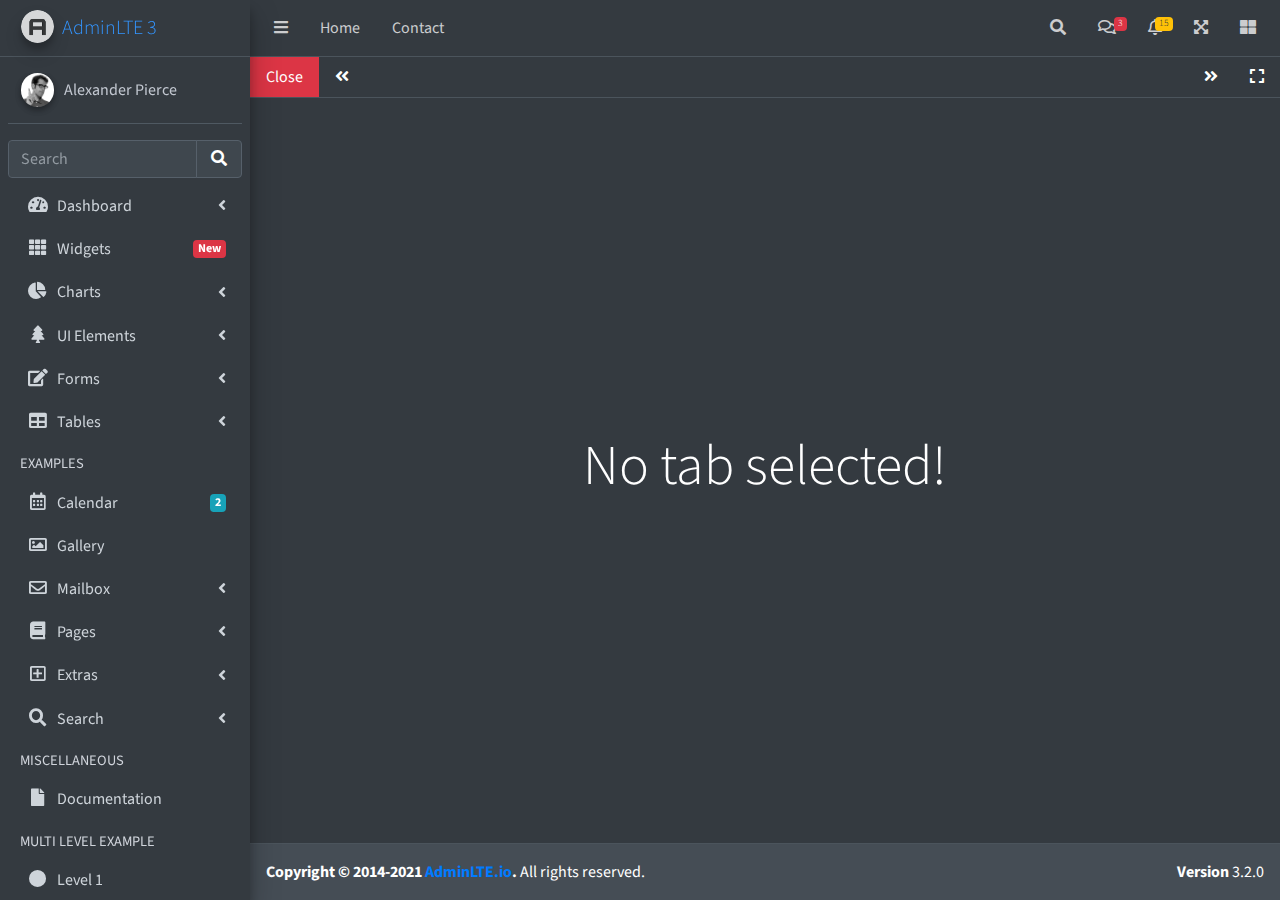
<file: static/iframe-dark.html>
<!DOCTYPE html>
<html lang="en">
<head>
  <meta charset="utf-8">
  <meta name="viewport" content="width=device-width, initial-scale=1">
  <title>AdminLTE 3 | Tabbed IFrames</title>

  <!-- Google Font: Source Sans Pro -->
  <link rel="stylesheet" href="https://fonts.googleapis.com/css?family=Source+Sans+Pro:300,400,400i,700&display=fallback">
  <!-- Font Awesome -->
  <link rel="stylesheet" href="plugins/fontawesome-free/css/all.min.css">
  <!-- Theme style -->
  <link rel="stylesheet" href="dist/css/adminlte.min.css">
  <!-- overlayScrollbars -->
  <link rel="stylesheet" href="plugins/overlayScrollbars/css/OverlayScrollbars.min.css">
</head>
<body class="hold-transition sidebar-mini layout-fixed dark-mode" data-panel-auto-height-mode="height">
<div class="wrapper">

  <!-- Navbar -->
  <nav class="main-header navbar navbar-expand navbar-dark">
    <!-- Left navbar links -->
    <ul class="navbar-nav">
      <li class="nav-item">
        <a class="nav-link" data-widget="pushmenu" href="#" role="button"><i class="fas fa-bars"></i></a>
      </li>
      <li class="nav-item d-none d-sm-inline-block">
        <a href="index3.html" class="nav-link">Home</a>
      </li>
      <li class="nav-item d-none d-sm-inline-block">
        <a href="#" class="nav-link">Contact</a>
      </li>
    </ul>

    <!-- Right navbar links -->
    <ul class="navbar-nav ml-auto">
      <!-- Navbar Search -->
      <li class="nav-item">
        <a class="nav-link" data-widget="navbar-search" href="#" role="button">
          <i class="fas fa-search"></i>
        </a>
        <div class="navbar-search-block">
          <form class="form-inline">
            <div class="input-group input-group-sm">
              <input class="form-control form-control-navbar" type="search" placeholder="Search" aria-label="Search">
              <div class="input-group-append">
                <button class="btn btn-navbar" type="submit">
                  <i class="fas fa-search"></i>
                </button>
                <button class="btn btn-navbar" type="button" data-widget="navbar-search">
                  <i class="fas fa-times"></i>
                </button>
              </div>
            </div>
          </form>
        </div>
      </li>

      <!-- Messages Dropdown Menu -->
      <li class="nav-item dropdown">
        <a class="nav-link" data-toggle="dropdown" href="#">
          <i class="far fa-comments"></i>
          <span class="badge badge-danger navbar-badge">3</span>
        </a>
        <div class="dropdown-menu dropdown-menu-lg dropdown-menu-right">
          <a href="#" class="dropdown-item">
            <!-- Message Start -->
            <div class="media">
              <img src="dist/img/user1-128x128.jpg" alt="User Avatar" class="img-size-50 mr-3 img-circle">
              <div class="media-body">
                <h3 class="dropdown-item-title">
                  Brad Diesel
                  <span class="float-right text-sm text-danger"><i class="fas fa-star"></i></span>
                </h3>
                <p class="text-sm">Call me whenever you can...</p>
                <p class="text-sm text-muted"><i class="far fa-clock mr-1"></i> 4 Hours Ago</p>
              </div>
            </div>
            <!-- Message End -->
          </a>
          <div class="dropdown-divider"></div>
          <a href="#" class="dropdown-item">
            <!-- Message Start -->
            <div class="media">
              <img src="dist/img/user8-128x128.jpg" alt="User Avatar" class="img-size-50 img-circle mr-3">
              <div class="media-body">
                <h3 class="dropdown-item-title">
                  John Pierce
                  <span class="float-right text-sm text-muted"><i class="fas fa-star"></i></span>
                </h3>
                <p class="text-sm">I got your message bro</p>
                <p class="text-sm text-muted"><i class="far fa-clock mr-1"></i> 4 Hours Ago</p>
              </div>
            </div>
            <!-- Message End -->
          </a>
          <div class="dropdown-divider"></div>
          <a href="#" class="dropdown-item">
            <!-- Message Start -->
            <div class="media">
              <img src="dist/img/user3-128x128.jpg" alt="User Avatar" class="img-size-50 img-circle mr-3">
              <div class="media-body">
                <h3 class="dropdown-item-title">
                  Nora Silvester
                  <span class="float-right text-sm text-warning"><i class="fas fa-star"></i></span>
                </h3>
                <p class="text-sm">The subject goes here</p>
                <p class="text-sm text-muted"><i class="far fa-clock mr-1"></i> 4 Hours Ago</p>
              </div>
            </div>
            <!-- Message End -->
          </a>
          <div class="dropdown-divider"></div>
          <a href="#" class="dropdown-item dropdown-footer">See All Messages</a>
        </div>
      </li>
      <!-- Notifications Dropdown Menu -->
      <li class="nav-item dropdown">
        <a class="nav-link" data-toggle="dropdown" href="#">
          <i class="far fa-bell"></i>
          <span class="badge badge-warning navbar-badge">15</span>
        </a>
        <div class="dropdown-menu dropdown-menu-lg dropdown-menu-right">
          <span class="dropdown-item dropdown-header">15 Notifications</span>
          <div class="dropdown-divider"></div>
          <a href="#" class="dropdown-item">
            <i class="fas fa-envelope mr-2"></i> 4 new messages
            <span class="float-right text-muted text-sm">3 mins</span>
          </a>
          <div class="dropdown-divider"></div>
          <a href="#" class="dropdown-item">
            <i class="fas fa-users mr-2"></i> 8 friend requests
            <span class="float-right text-muted text-sm">12 hours</span>
          </a>
          <div class="dropdown-divider"></div>
          <a href="#" class="dropdown-item">
            <i class="fas fa-file mr-2"></i> 3 new reports
            <span class="float-right text-muted text-sm">2 days</span>
          </a>
          <div class="dropdown-divider"></div>
          <a href="#" class="dropdown-item dropdown-footer">See All Notifications</a>
        </div>
      </li>
      <li class="nav-item">
        <a class="nav-link" data-widget="fullscreen" href="#" role="button">
          <i class="fas fa-expand-arrows-alt"></i>
        </a>
      </li>
      <li class="nav-item">
        <a class="nav-link" data-widget="control-sidebar" data-slide="true" href="#" role="button">
          <i class="fas fa-th-large"></i>
        </a>
      </li>
    </ul>
  </nav>
  <!-- /.navbar -->

  <!-- Main Sidebar Container -->
  <aside class="main-sidebar sidebar-dark-primary elevation-4">
    <!-- Brand Logo -->
    <a href="index3.html" class="brand-link">
      <img src="dist/img/AdminLTELogo.png" alt="AdminLTE Logo" class="brand-image img-circle elevation-3" style="opacity: .8">
      <span class="brand-text font-weight-light">AdminLTE 3</span>
    </a>

    <!-- Sidebar -->
    <div class="sidebar">
      <!-- Sidebar user panel (optional) -->
      <div class="user-panel mt-3 pb-3 mb-3 d-flex">
        <div class="image">
          <img src="dist/img/user2-160x160.jpg" class="img-circle elevation-2" alt="User Image">
        </div>
        <div class="info">
          <a href="#" class="d-block">Alexander Pierce</a>
        </div>
      </div>

      <!-- SidebarSearch Form -->
      <div class="form-inline">
        <div class="input-group" data-widget="sidebar-search">
          <input class="form-control form-control-sidebar" type="search" placeholder="Search" aria-label="Search">
          <div class="input-group-append">
            <button class="btn btn-sidebar">
              <i class="fas fa-search fa-fw"></i>
            </button>
          </div>
        </div>
      </div>

      <!-- Sidebar Menu -->
      <nav class="mt-2">
        <ul class="nav nav-pills nav-sidebar flex-column" data-widget="treeview" role="menu" data-accordion="false">
          <!-- Add icons to the links using the .nav-icon class
               with font-awesome or any other icon font library -->
          <li class="nav-item">
            <a href="#" class="nav-link">
              <i class="nav-icon fas fa-tachometer-alt"></i>
              <p>
                Dashboard
                <i class="right fas fa-angle-left"></i>
              </p>
            </a>
            <ul class="nav nav-treeview">
              <li class="nav-item">
                <a href="./index.html" class="nav-link">
                  <i class="far fa-circle nav-icon"></i>
                  <p>Dashboard v1</p>
                </a>
              </li>
              <li class="nav-item">
                <a href="./index2.html" class="nav-link">
                  <i class="far fa-circle nav-icon"></i>
                  <p>Dashboard v2</p>
                </a>
              </li>
              <li class="nav-item">
                <a href="./index3.html" class="nav-link">
                  <i class="far fa-circle nav-icon"></i>
                  <p>Dashboard v3</p>
                </a>
              </li>
            </ul>
          </li>
          <li class="nav-item">
            <a href="pages/widgets.html" class="nav-link">
              <i class="nav-icon fas fa-th"></i>
              <p>
                Widgets
                <span class="right badge badge-danger">New</span>
              </p>
            </a>
          </li>
          <li class="nav-item">
            <a href="#" class="nav-link">
              <i class="nav-icon fas fa-chart-pie"></i>
              <p>
                Charts
                <i class="right fas fa-angle-left"></i>
              </p>
            </a>
            <ul class="nav nav-treeview">
              <li class="nav-item">
                <a href="pages/charts/chartjs.html" class="nav-link">
                  <i class="far fa-circle nav-icon"></i>
                  <p>ChartJS</p>
                </a>
              </li>
              <li class="nav-item">
                <a href="pages/charts/flot.html" class="nav-link">
                  <i class="far fa-circle nav-icon"></i>
                  <p>Flot</p>
                </a>
              </li>
              <li class="nav-item">
                <a href="pages/charts/inline.html" class="nav-link">
                  <i class="far fa-circle nav-icon"></i>
                  <p>Inline</p>
                </a>
              </li>
            </ul>
          </li>
          <li class="nav-item">
            <a href="#" class="nav-link">
              <i class="nav-icon fas fa-tree"></i>
              <p>
                UI Elements
                <i class="fas fa-angle-left right"></i>
              </p>
            </a>
            <ul class="nav nav-treeview">
              <li class="nav-item">
                <a href="pages/UI/general.html" class="nav-link">
                  <i class="far fa-circle nav-icon"></i>
                  <p>General</p>
                </a>
              </li>
              <li class="nav-item">
                <a href="pages/UI/icons.html" class="nav-link">
                  <i class="far fa-circle nav-icon"></i>
                  <p>Icons</p>
                </a>
              </li>
              <li class="nav-item">
                <a href="pages/UI/buttons.html" class="nav-link">
                  <i class="far fa-circle nav-icon"></i>
                  <p>Buttons</p>
                </a>
              </li>
              <li class="nav-item">
                <a href="pages/UI/sliders.html" class="nav-link">
                  <i class="far fa-circle nav-icon"></i>
                  <p>Sliders</p>
                </a>
              </li>
              <li class="nav-item">
                <a href="pages/UI/modals.html" class="nav-link">
                  <i class="far fa-circle nav-icon"></i>
                  <p>Modals & Alerts</p>
                </a>
              </li>
              <li class="nav-item">
                <a href="pages/UI/navbar.html" class="nav-link">
                  <i class="far fa-circle nav-icon"></i>
                  <p>Navbar & Tabs</p>
                </a>
              </li>
              <li class="nav-item">
                <a href="pages/UI/timeline.html" class="nav-link">
                  <i class="far fa-circle nav-icon"></i>
                  <p>Timeline</p>
                </a>
              </li>
              <li class="nav-item">
                <a href="pages/UI/ribbons.html" class="nav-link">
                  <i class="far fa-circle nav-icon"></i>
                  <p>Ribbons</p>
                </a>
              </li>
            </ul>
          </li>
          <li class="nav-item">
            <a href="#" class="nav-link">
              <i class="nav-icon fas fa-edit"></i>
              <p>
                Forms
                <i class="fas fa-angle-left right"></i>
              </p>
            </a>
            <ul class="nav nav-treeview">
              <li class="nav-item">
                <a href="pages/forms/general.html" class="nav-link">
                  <i class="far fa-circle nav-icon"></i>
                  <p>General Elements</p>
                </a>
              </li>
              <li class="nav-item">
                <a href="pages/forms/advanced.html" class="nav-link">
                  <i class="far fa-circle nav-icon"></i>
                  <p>Advanced Elements</p>
                </a>
              </li>
              <li class="nav-item">
                <a href="pages/forms/editors.html" class="nav-link">
                  <i class="far fa-circle nav-icon"></i>
                  <p>Editors</p>
                </a>
              </li>
              <li class="nav-item">
                <a href="pages/forms/validation.html" class="nav-link">
                  <i class="far fa-circle nav-icon"></i>
                  <p>Validation</p>
                </a>
              </li>
            </ul>
          </li>
          <li class="nav-item">
            <a href="#" class="nav-link">
              <i class="nav-icon fas fa-table"></i>
              <p>
                Tables
                <i class="fas fa-angle-left right"></i>
              </p>
            </a>
            <ul class="nav nav-treeview">
              <li class="nav-item">
                <a href="pages/tables/simple.html" class="nav-link">
                  <i class="far fa-circle nav-icon"></i>
                  <p>Simple Tables</p>
                </a>
              </li>
              <li class="nav-item">
                <a href="pages/tables/data.html" class="nav-link">
                  <i class="far fa-circle nav-icon"></i>
                  <p>DataTables</p>
                </a>
              </li>
              <li class="nav-item">
                <a href="pages/tables/jsgrid.html" class="nav-link">
                  <i class="far fa-circle nav-icon"></i>
                  <p>jsGrid</p>
                </a>
              </li>
            </ul>
          </li>
          <li class="nav-header">EXAMPLES</li>
          <li class="nav-item">
            <a href="pages/calendar.html" class="nav-link">
              <i class="nav-icon far fa-calendar-alt"></i>
              <p>
                Calendar
                <span class="badge badge-info right">2</span>
              </p>
            </a>
          </li>
          <li class="nav-item">
            <a href="pages/gallery.html" class="nav-link">
              <i class="nav-icon far fa-image"></i>
              <p>
                Gallery
              </p>
            </a>
          </li>
          <li class="nav-item">
            <a href="#" class="nav-link">
              <i class="nav-icon far fa-envelope"></i>
              <p>
                Mailbox
                <i class="fas fa-angle-left right"></i>
              </p>
            </a>
            <ul class="nav nav-treeview">
              <li class="nav-item">
                <a href="pages/mailbox/mailbox.html" class="nav-link">
                  <i class="far fa-circle nav-icon"></i>
                  <p>Inbox</p>
                </a>
              </li>
              <li class="nav-item">
                <a href="pages/mailbox/compose.html" class="nav-link">
                  <i class="far fa-circle nav-icon"></i>
                  <p>Compose</p>
                </a>
              </li>
              <li class="nav-item">
                <a href="pages/mailbox/read-mail.html" class="nav-link">
                  <i class="far fa-circle nav-icon"></i>
                  <p>Read</p>
                </a>
              </li>
            </ul>
          </li>
          <li class="nav-item">
            <a href="#" class="nav-link">
              <i class="nav-icon fas fa-book"></i>
              <p>
                Pages
                <i class="fas fa-angle-left right"></i>
              </p>
            </a>
            <ul class="nav nav-treeview">
              <li class="nav-item">
                <a href="pages/examples/invoice.html" class="nav-link">
                  <i class="far fa-circle nav-icon"></i>
                  <p>Invoice</p>
                </a>
              </li>
              <li class="nav-item">
                <a href="pages/examples/profile.html" class="nav-link">
                  <i class="far fa-circle nav-icon"></i>
                  <p>Profile</p>
                </a>
              </li>
              <li class="nav-item">
                <a href="pages/examples/e-commerce.html" class="nav-link">
                  <i class="far fa-circle nav-icon"></i>
                  <p>E-commerce</p>
                </a>
              </li>
              <li class="nav-item">
                <a href="pages/examples/projects.html" class="nav-link">
                  <i class="far fa-circle nav-icon"></i>
                  <p>Projects</p>
                </a>
              </li>
              <li class="nav-item">
                <a href="pages/examples/project-add.html" class="nav-link">
                  <i class="far fa-circle nav-icon"></i>
                  <p>Project Add</p>
                </a>
              </li>
              <li class="nav-item">
                <a href="pages/examples/project-edit.html" class="nav-link">
                  <i class="far fa-circle nav-icon"></i>
                  <p>Project Edit</p>
                </a>
              </li>
              <li class="nav-item">
                <a href="pages/examples/project-detail.html" class="nav-link">
                  <i class="far fa-circle nav-icon"></i>
                  <p>Project Detail</p>
                </a>
              </li>
              <li class="nav-item">
                <a href="pages/examples/contacts.html" class="nav-link">
                  <i class="far fa-circle nav-icon"></i>
                  <p>Contacts</p>
                </a>
              </li>
              <li class="nav-item">
                <a href="pages/examples/faq.html" class="nav-link">
                  <i class="far fa-circle nav-icon"></i>
                  <p>FAQ</p>
                </a>
              </li>
              <li class="nav-item">
                <a href="pages/examples/contact-us.html" class="nav-link">
                  <i class="far fa-circle nav-icon"></i>
                  <p>Contact us</p>
                </a>
              </li>
            </ul>
          </li>
          <li class="nav-item">
            <a href="#" class="nav-link">
              <i class="nav-icon far fa-plus-square"></i>
              <p>
                Extras
                <i class="fas fa-angle-left right"></i>
              </p>
            </a>
            <ul class="nav nav-treeview">
              <li class="nav-item">
                <a href="#" class="nav-link">
                  <i class="far fa-circle nav-icon"></i>
                  <p>
                    Login & Register v1
                    <i class="fas fa-angle-left right"></i>
                  </p>
                </a>
                <ul class="nav nav-treeview">
                  <li class="nav-item">
                    <a href="pages/examples/login.html" class="nav-link">
                      <i class="far fa-circle nav-icon"></i>
                      <p>Login v1</p>
                    </a>
                  </li>
                  <li class="nav-item">
                    <a href="pages/examples/register.html" class="nav-link">
                      <i class="far fa-circle nav-icon"></i>
                      <p>Register v1</p>
                    </a>
                  </li>
                  <li class="nav-item">
                    <a href="pages/examples/forgot-password.html" class="nav-link">
                      <i class="far fa-circle nav-icon"></i>
                      <p>Forgot Password v1</p>
                    </a>
                  </li>
                  <li class="nav-item">
                    <a href="pages/examples/recover-password.html" class="nav-link">
                      <i class="far fa-circle nav-icon"></i>
                      <p>Recover Password v1</p>
                    </a>
                  </li>
                </ul>
              </li>
              <li class="nav-item">
                <a href="#" class="nav-link">
                  <i class="far fa-circle nav-icon"></i>
                  <p>
                    Login & Register v2
                    <i class="fas fa-angle-left right"></i>
                  </p>
                </a>
                <ul class="nav nav-treeview">
                  <li class="nav-item">
                    <a href="pages/examples/login-v2.html" class="nav-link">
                      <i class="far fa-circle nav-icon"></i>
                      <p>Login v2</p>
                    </a>
                  </li>
                  <li class="nav-item">
                    <a href="pages/examples/register-v2.html" class="nav-link">
                      <i class="far fa-circle nav-icon"></i>
                      <p>Register v2</p>
                    </a>
                  </li>
                  <li class="nav-item">
                    <a href="pages/examples/forgot-password-v2.html" class="nav-link">
                      <i class="far fa-circle nav-icon"></i>
                      <p>Forgot Password v2</p>
                    </a>
                  </li>
                  <li class="nav-item">
                    <a href="pages/examples/recover-password-v2.html" class="nav-link">
                      <i class="far fa-circle nav-icon"></i>
                      <p>Recover Password v2</p>
                    </a>
                  </li>
                </ul>
              </li>
              <li class="nav-item">
                <a href="pages/examples/lockscreen.html" class="nav-link">
                  <i class="far fa-circle nav-icon"></i>
                  <p>Lockscreen</p>
                </a>
              </li>
              <li class="nav-item">
                <a href="pages/examples/legacy-user-menu.html" class="nav-link">
                  <i class="far fa-circle nav-icon"></i>
                  <p>Legacy User Menu</p>
                </a>
              </li>
              <li class="nav-item">
                <a href="pages/examples/language-menu.html" class="nav-link">
                  <i class="far fa-circle nav-icon"></i>
                  <p>Language Menu</p>
                </a>
              </li>
              <li class="nav-item">
                <a href="pages/examples/404.html" class="nav-link">
                  <i class="far fa-circle nav-icon"></i>
                  <p>Error 404</p>
                </a>
              </li>
              <li class="nav-item">
                <a href="pages/examples/500.html" class="nav-link">
                  <i class="far fa-circle nav-icon"></i>
                  <p>Error 500</p>
                </a>
              </li>
              <li class="nav-item">
                <a href="pages/examples/pace.html" class="nav-link">
                  <i class="far fa-circle nav-icon"></i>
                  <p>Pace</p>
                </a>
              </li>
              <li class="nav-item">
                <a href="pages/examples/blank.html" class="nav-link">
                  <i class="far fa-circle nav-icon"></i>
                  <p>Blank Page</p>
                </a>
              </li>
              <li class="nav-item">
                <a href="starter.html" class="nav-link">
                  <i class="far fa-circle nav-icon"></i>
                  <p>Starter Page</p>
                </a>
              </li>
            </ul>
          </li>
          <li class="nav-item">
            <a href="#" class="nav-link">
              <i class="nav-icon fas fa-search"></i>
              <p>
                Search
                <i class="fas fa-angle-left right"></i>
              </p>
            </a>
            <ul class="nav nav-treeview">
              <li class="nav-item">
                <a href="pages/search/simple.html" class="nav-link">
                  <i class="far fa-circle nav-icon"></i>
                  <p>Simple Search</p>
                </a>
              </li>
              <li class="nav-item">
                <a href="pages/search/enhanced.html" class="nav-link">
                  <i class="far fa-circle nav-icon"></i>
                  <p>Enhanced</p>
                </a>
              </li>
            </ul>
          </li>
          <li class="nav-header">MISCELLANEOUS</li>
          <li class="nav-item">
            <a href="https://adminlte.io/docs/3.1/" class="nav-link">
              <i class="nav-icon fas fa-file"></i>
              <p>Documentation</p>
            </a>
          </li>
          <li class="nav-header">MULTI LEVEL EXAMPLE</li>
          <li class="nav-item">
            <a href="#" class="nav-link">
              <i class="fas fa-circle nav-icon"></i>
              <p>Level 1</p>
            </a>
          </li>
          <li class="nav-item">
            <a href="#" class="nav-link">
              <i class="nav-icon fas fa-circle"></i>
              <p>
                Level 1
                <i class="right fas fa-angle-left"></i>
              </p>
            </a>
            <ul class="nav nav-treeview">
              <li class="nav-item">
                <a href="#" class="nav-link">
                  <i class="far fa-circle nav-icon"></i>
                  <p>Level 2</p>
                </a>
              </li>
              <li class="nav-item">
                <a href="#" class="nav-link">
                  <i class="far fa-circle nav-icon"></i>
                  <p>
                    Level 2
                    <i class="right fas fa-angle-left"></i>
                  </p>
                </a>
                <ul class="nav nav-treeview">
                  <li class="nav-item">
                    <a href="#" class="nav-link">
                      <i class="far fa-dot-circle nav-icon"></i>
                      <p>Level 3</p>
                    </a>
                  </li>
                  <li class="nav-item">
                    <a href="#" class="nav-link">
                      <i class="far fa-dot-circle nav-icon"></i>
                      <p>Level 3</p>
                    </a>
                  </li>
                  <li class="nav-item">
                    <a href="#" class="nav-link">
                      <i class="far fa-dot-circle nav-icon"></i>
                      <p>Level 3</p>
                    </a>
                  </li>
                </ul>
              </li>
              <li class="nav-item">
                <a href="#" class="nav-link">
                  <i class="far fa-circle nav-icon"></i>
                  <p>Level 2</p>
                </a>
              </li>
            </ul>
          </li>
          <li class="nav-item">
            <a href="#" class="nav-link">
              <i class="fas fa-circle nav-icon"></i>
              <p>Level 1</p>
            </a>
          </li>
          <li class="nav-header">LABELS</li>
          <li class="nav-item">
            <a href="#" class="nav-link">
              <i class="nav-icon far fa-circle text-danger"></i>
              <p class="text">Important</p>
            </a>
          </li>
          <li class="nav-item">
            <a href="#" class="nav-link">
              <i class="nav-icon far fa-circle text-warning"></i>
              <p>Warning</p>
            </a>
          </li>
          <li class="nav-item">
            <a href="#" class="nav-link">
              <i class="nav-icon far fa-circle text-info"></i>
              <p>Informational</p>
            </a>
          </li>
        </ul>
      </nav>
      <!-- /.sidebar-menu -->
    </div>
    <!-- /.sidebar -->
  </aside>

  <!-- Content Wrapper. Contains page content -->
  <div class="content-wrapper iframe-mode bg-dark" data-widget="iframe" data-auto-dark-mode="true" data-loading-screen="750">
    <div class="nav navbar navbar-expand-lg navbar-dark border-bottom border-dark p-0">
      <a class="nav-link bg-danger" href="#" data-widget="iframe-close">Close</a>
      <a class="nav-link bg-dark" href="#" data-widget="iframe-scrollleft"><i class="fas fa-angle-double-left"></i></a>
      <ul class="navbar-nav" role="tablist">
      </ul>
      <a class="nav-link bg-dark" href="#" data-widget="iframe-scrollright"><i class="fas fa-angle-double-right"></i></a>
      <a class="nav-link bg-dark" href="#" data-widget="iframe-fullscreen"><i class="fas fa-expand"></i></a>
    </div>
    <div class="tab-content">
      <div class="tab-empty">
        <h2 class="display-4">No tab selected!</h2>
      </div>
      <div class="tab-loading">
        <div>
          <h2 class="display-4">Tab is loading <i class="fa fa-sync fa-spin"></i></h2>
        </div>
      </div>
    </div>
  </div>
    <!-- /.content-wrapper -->
  <footer class="main-footer dark-mode">
    <strong>Copyright &copy; 2014-2021 <a href="https://adminlte.io">AdminLTE.io</a>.</strong>
    All rights reserved.
    <div class="float-right d-none d-sm-inline-block">
      <b>Version</b> 3.2.0
    </div>
  </footer>

  <!-- Control Sidebar -->
  <aside class="control-sidebar control-sidebar-dark">
    <!-- Control sidebar content goes here -->
  </aside>
  <!-- /.control-sidebar -->
</div>
<!-- ./wrapper -->

<!-- jQuery -->
<script src="plugins/jquery/jquery.min.js"></script>
<!-- jQuery UI 1.11.4 -->
<script src="plugins/jquery-ui/jquery-ui.min.js"></script>
<!-- Resolve conflict in jQuery UI tooltip with Bootstrap tooltip -->
<script>
  $.widget.bridge('uibutton', $.ui.button)
</script>
<!-- Bootstrap 4 -->
<script src="plugins/bootstrap/js/bootstrap.bundle.min.js"></script>
<!-- overlayScrollbars -->
<script src="plugins/overlayScrollbars/js/jquery.overlayScrollbars.min.js"></script>
<!-- AdminLTE App -->
<script src="dist/js/adminlte.js"></script>
<!-- AdminLTE for demo purposes -->
<script src="dist/js/demo.js"></script>
</body>
</html>
</file>
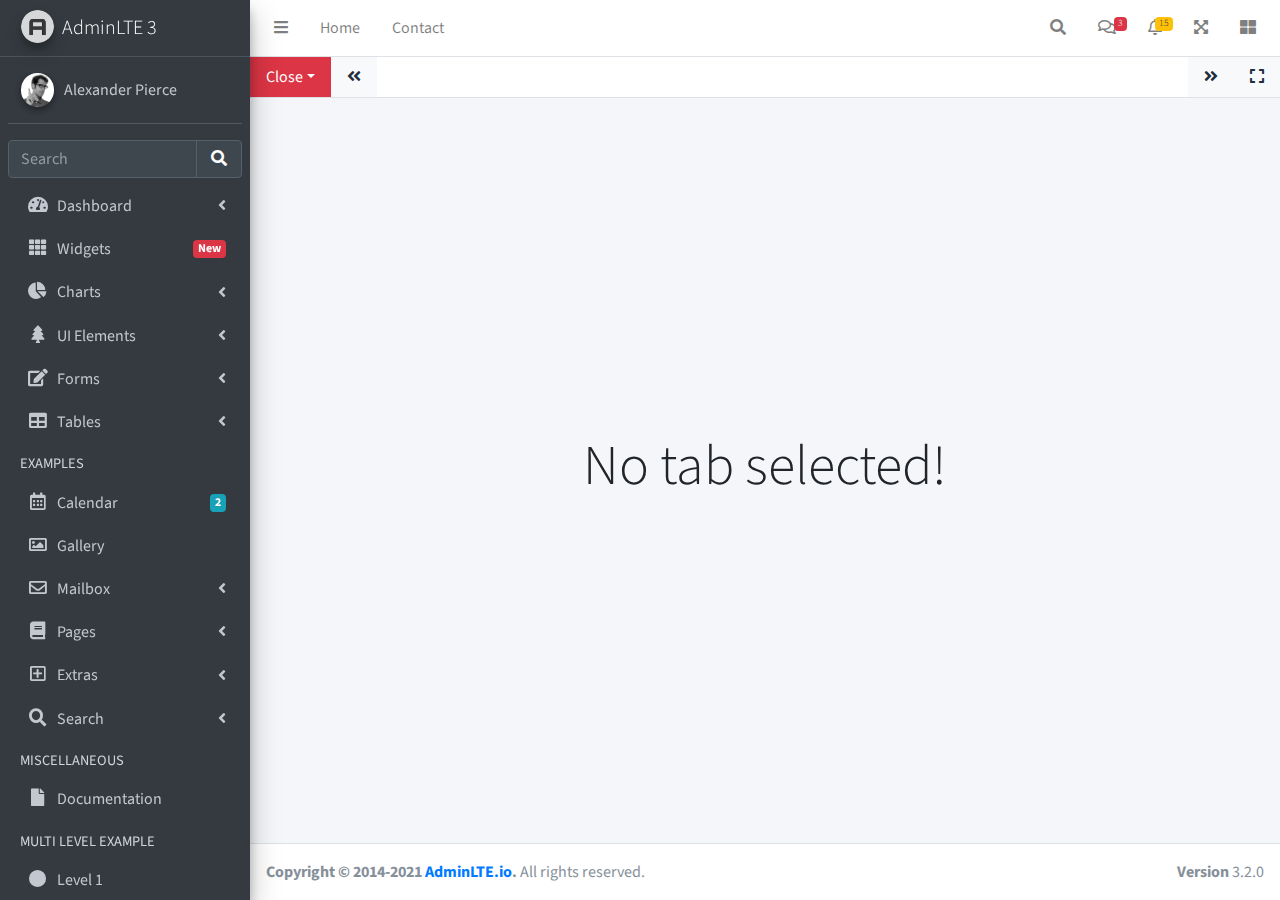
<file: static/iframe.html>
<!DOCTYPE html>
<html lang="en">
<head>
  <meta charset="utf-8">
  <meta name="viewport" content="width=device-width, initial-scale=1">
  <title>AdminLTE 3 | Tabbed IFrames</title>

  <!-- Google Font: Source Sans Pro -->
  <link rel="stylesheet" href="https://fonts.googleapis.com/css?family=Source+Sans+Pro:300,400,400i,700&display=fallback">
  <!-- Font Awesome -->
  <link rel="stylesheet" href="plugins/fontawesome-free/css/all.min.css">
  <!-- Theme style -->
  <link rel="stylesheet" href="dist/css/adminlte.min.css">
  <!-- overlayScrollbars -->
  <link rel="stylesheet" href="plugins/overlayScrollbars/css/OverlayScrollbars.min.css">
</head>
<body class="hold-transition sidebar-mini layout-fixed" data-panel-auto-height-mode="height">
<div class="wrapper">

  <!-- Navbar -->
  <nav class="main-header navbar navbar-expand navbar-white navbar-light">
    <!-- Left navbar links -->
    <ul class="navbar-nav">
      <li class="nav-item">
        <a class="nav-link" data-widget="pushmenu" href="#" role="button"><i class="fas fa-bars"></i></a>
      </li>
      <li class="nav-item d-none d-sm-inline-block">
        <a href="index3.html" class="nav-link">Home</a>
      </li>
      <li class="nav-item d-none d-sm-inline-block">
        <a href="#" class="nav-link">Contact</a>
      </li>
    </ul>

    <!-- Right navbar links -->
    <ul class="navbar-nav ml-auto">
      <!-- Navbar Search -->
      <li class="nav-item">
        <a class="nav-link" data-widget="navbar-search" href="#" role="button">
          <i class="fas fa-search"></i>
        </a>
        <div class="navbar-search-block">
          <form class="form-inline">
            <div class="input-group input-group-sm">
              <input class="form-control form-control-navbar" type="search" placeholder="Search" aria-label="Search">
              <div class="input-group-append">
                <button class="btn btn-navbar" type="submit">
                  <i class="fas fa-search"></i>
                </button>
                <button class="btn btn-navbar" type="button" data-widget="navbar-search">
                  <i class="fas fa-times"></i>
                </button>
              </div>
            </div>
          </form>
        </div>
      </li>

      <!-- Messages Dropdown Menu -->
      <li class="nav-item dropdown">
        <a class="nav-link" data-toggle="dropdown" href="#">
          <i class="far fa-comments"></i>
          <span class="badge badge-danger navbar-badge">3</span>
        </a>
        <div class="dropdown-menu dropdown-menu-lg dropdown-menu-right">
          <a href="#" class="dropdown-item">
            <!-- Message Start -->
            <div class="media">
              <img src="dist/img/user1-128x128.jpg" alt="User Avatar" class="img-size-50 mr-3 img-circle">
              <div class="media-body">
                <h3 class="dropdown-item-title">
                  Brad Diesel
                  <span class="float-right text-sm text-danger"><i class="fas fa-star"></i></span>
                </h3>
                <p class="text-sm">Call me whenever you can...</p>
                <p class="text-sm text-muted"><i class="far fa-clock mr-1"></i> 4 Hours Ago</p>
              </div>
            </div>
            <!-- Message End -->
          </a>
          <div class="dropdown-divider"></div>
          <a href="#" class="dropdown-item">
            <!-- Message Start -->
            <div class="media">
              <img src="dist/img/user8-128x128.jpg" alt="User Avatar" class="img-size-50 img-circle mr-3">
              <div class="media-body">
                <h3 class="dropdown-item-title">
                  John Pierce
                  <span class="float-right text-sm text-muted"><i class="fas fa-star"></i></span>
                </h3>
                <p class="text-sm">I got your message bro</p>
                <p class="text-sm text-muted"><i class="far fa-clock mr-1"></i> 4 Hours Ago</p>
              </div>
            </div>
            <!-- Message End -->
          </a>
          <div class="dropdown-divider"></div>
          <a href="#" class="dropdown-item">
            <!-- Message Start -->
            <div class="media">
              <img src="dist/img/user3-128x128.jpg" alt="User Avatar" class="img-size-50 img-circle mr-3">
              <div class="media-body">
                <h3 class="dropdown-item-title">
                  Nora Silvester
                  <span class="float-right text-sm text-warning"><i class="fas fa-star"></i></span>
                </h3>
                <p class="text-sm">The subject goes here</p>
                <p class="text-sm text-muted"><i class="far fa-clock mr-1"></i> 4 Hours Ago</p>
              </div>
            </div>
            <!-- Message End -->
          </a>
          <div class="dropdown-divider"></div>
          <a href="#" class="dropdown-item dropdown-footer">See All Messages</a>
        </div>
      </li>
      <!-- Notifications Dropdown Menu -->
      <li class="nav-item dropdown">
        <a class="nav-link" data-toggle="dropdown" href="#">
          <i class="far fa-bell"></i>
          <span class="badge badge-warning navbar-badge">15</span>
        </a>
        <div class="dropdown-menu dropdown-menu-lg dropdown-menu-right">
          <span class="dropdown-item dropdown-header">15 Notifications</span>
          <div class="dropdown-divider"></div>
          <a href="#" class="dropdown-item">
            <i class="fas fa-envelope mr-2"></i> 4 new messages
            <span class="float-right text-muted text-sm">3 mins</span>
          </a>
          <div class="dropdown-divider"></div>
          <a href="#" class="dropdown-item">
            <i class="fas fa-users mr-2"></i> 8 friend requests
            <span class="float-right text-muted text-sm">12 hours</span>
          </a>
          <div class="dropdown-divider"></div>
          <a href="#" class="dropdown-item">
            <i class="fas fa-file mr-2"></i> 3 new reports
            <span class="float-right text-muted text-sm">2 days</span>
          </a>
          <div class="dropdown-divider"></div>
          <a href="#" class="dropdown-item dropdown-footer">See All Notifications</a>
        </div>
      </li>
      <li class="nav-item">
        <a class="nav-link" data-widget="fullscreen" href="#" role="button">
          <i class="fas fa-expand-arrows-alt"></i>
        </a>
      </li>
      <li class="nav-item">
        <a class="nav-link" data-widget="control-sidebar" data-slide="true" href="#" role="button">
          <i class="fas fa-th-large"></i>
        </a>
      </li>
    </ul>
  </nav>
  <!-- /.navbar -->

  <!-- Main Sidebar Container -->
  <aside class="main-sidebar sidebar-dark-primary elevation-4">
    <!-- Brand Logo -->
    <a href="index3.html" class="brand-link">
      <img src="dist/img/AdminLTELogo.png" alt="AdminLTE Logo" class="brand-image img-circle elevation-3" style="opacity: .8">
      <span class="brand-text font-weight-light">AdminLTE 3</span>
    </a>

    <!-- Sidebar -->
    <div class="sidebar">
      <!-- Sidebar user panel (optional) -->
      <div class="user-panel mt-3 pb-3 mb-3 d-flex">
        <div class="image">
          <img src="dist/img/user2-160x160.jpg" class="img-circle elevation-2" alt="User Image">
        </div>
        <div class="info">
          <a href="#" class="d-block">Alexander Pierce</a>
        </div>
      </div>

      <!-- SidebarSearch Form -->
      <div class="form-inline">
        <div class="input-group" data-widget="sidebar-search">
          <input class="form-control form-control-sidebar" type="search" placeholder="Search" aria-label="Search">
          <div class="input-group-append">
            <button class="btn btn-sidebar">
              <i class="fas fa-search fa-fw"></i>
            </button>
          </div>
        </div>
      </div>

      <!-- Sidebar Menu -->
      <nav class="mt-2">
        <ul class="nav nav-pills nav-sidebar flex-column" data-widget="treeview" role="menu" data-accordion="false">
          <!-- Add icons to the links using the .nav-icon class
               with font-awesome or any other icon font library -->
          <li class="nav-item">
            <a href="#" class="nav-link">
              <i class="nav-icon fas fa-tachometer-alt"></i>
              <p>
                Dashboard
                <i class="right fas fa-angle-left"></i>
              </p>
            </a>
            <ul class="nav nav-treeview">
              <li class="nav-item">
                <a href="./index.html" class="nav-link">
                  <i class="far fa-circle nav-icon"></i>
                  <p>Dashboard v1</p>
                </a>
              </li>
              <li class="nav-item">
                <a href="./index2.html" class="nav-link">
                  <i class="far fa-circle nav-icon"></i>
                  <p>Dashboard v2</p>
                </a>
              </li>
              <li class="nav-item">
                <a href="./index3.html" class="nav-link">
                  <i class="far fa-circle nav-icon"></i>
                  <p>Dashboard v3</p>
                </a>
              </li>
            </ul>
          </li>
          <li class="nav-item">
            <a href="pages/widgets.html" class="nav-link">
              <i class="nav-icon fas fa-th"></i>
              <p>
                Widgets
                <span class="right badge badge-danger">New</span>
              </p>
            </a>
          </li>
          <li class="nav-item">
            <a href="#" class="nav-link">
              <i class="nav-icon fas fa-chart-pie"></i>
              <p>
                Charts
                <i class="right fas fa-angle-left"></i>
              </p>
            </a>
            <ul class="nav nav-treeview">
              <li class="nav-item">
                <a href="pages/charts/chartjs.html" class="nav-link">
                  <i class="far fa-circle nav-icon"></i>
                  <p>ChartJS</p>
                </a>
              </li>
              <li class="nav-item">
                <a href="pages/charts/flot.html" class="nav-link">
                  <i class="far fa-circle nav-icon"></i>
                  <p>Flot</p>
                </a>
              </li>
              <li class="nav-item">
                <a href="pages/charts/inline.html" class="nav-link">
                  <i class="far fa-circle nav-icon"></i>
                  <p>Inline</p>
                </a>
              </li>
            </ul>
          </li>
          <li class="nav-item">
            <a href="#" class="nav-link">
              <i class="nav-icon fas fa-tree"></i>
              <p>
                UI Elements
                <i class="fas fa-angle-left right"></i>
              </p>
            </a>
            <ul class="nav nav-treeview">
              <li class="nav-item">
                <a href="pages/UI/general.html" class="nav-link">
                  <i class="far fa-circle nav-icon"></i>
                  <p>General</p>
                </a>
              </li>
              <li class="nav-item">
                <a href="pages/UI/icons.html" class="nav-link">
                  <i class="far fa-circle nav-icon"></i>
                  <p>Icons</p>
                </a>
              </li>
              <li class="nav-item">
                <a href="pages/UI/buttons.html" class="nav-link">
                  <i class="far fa-circle nav-icon"></i>
                  <p>Buttons</p>
                </a>
              </li>
              <li class="nav-item">
                <a href="pages/UI/sliders.html" class="nav-link">
                  <i class="far fa-circle nav-icon"></i>
                  <p>Sliders</p>
                </a>
              </li>
              <li class="nav-item">
                <a href="pages/UI/modals.html" class="nav-link">
                  <i class="far fa-circle nav-icon"></i>
                  <p>Modals & Alerts</p>
                </a>
              </li>
              <li class="nav-item">
                <a href="pages/UI/navbar.html" class="nav-link">
                  <i class="far fa-circle nav-icon"></i>
                  <p>Navbar & Tabs</p>
                </a>
              </li>
              <li class="nav-item">
                <a href="pages/UI/timeline.html" class="nav-link">
                  <i class="far fa-circle nav-icon"></i>
                  <p>Timeline</p>
                </a>
              </li>
              <li class="nav-item">
                <a href="pages/UI/ribbons.html" class="nav-link">
                  <i class="far fa-circle nav-icon"></i>
                  <p>Ribbons</p>
                </a>
              </li>
            </ul>
          </li>
          <li class="nav-item">
            <a href="#" class="nav-link">
              <i class="nav-icon fas fa-edit"></i>
              <p>
                Forms
                <i class="fas fa-angle-left right"></i>
              </p>
            </a>
            <ul class="nav nav-treeview">
              <li class="nav-item">
                <a href="pages/forms/general.html" class="nav-link">
                  <i class="far fa-circle nav-icon"></i>
                  <p>General Elements</p>
                </a>
              </li>
              <li class="nav-item">
                <a href="pages/forms/advanced.html" class="nav-link">
                  <i class="far fa-circle nav-icon"></i>
                  <p>Advanced Elements</p>
                </a>
              </li>
              <li class="nav-item">
                <a href="pages/forms/editors.html" class="nav-link">
                  <i class="far fa-circle nav-icon"></i>
                  <p>Editors</p>
                </a>
              </li>
              <li class="nav-item">
                <a href="pages/forms/validation.html" class="nav-link">
                  <i class="far fa-circle nav-icon"></i>
                  <p>Validation</p>
                </a>
              </li>
            </ul>
          </li>
          <li class="nav-item">
            <a href="#" class="nav-link">
              <i class="nav-icon fas fa-table"></i>
              <p>
                Tables
                <i class="fas fa-angle-left right"></i>
              </p>
            </a>
            <ul class="nav nav-treeview">
              <li class="nav-item">
                <a href="pages/tables/simple.html" class="nav-link">
                  <i class="far fa-circle nav-icon"></i>
                  <p>Simple Tables</p>
                </a>
              </li>
              <li class="nav-item">
                <a href="pages/tables/data.html" class="nav-link">
                  <i class="far fa-circle nav-icon"></i>
                  <p>DataTables</p>
                </a>
              </li>
              <li class="nav-item">
                <a href="pages/tables/jsgrid.html" class="nav-link">
                  <i class="far fa-circle nav-icon"></i>
                  <p>jsGrid</p>
                </a>
              </li>
            </ul>
          </li>
          <li class="nav-header">EXAMPLES</li>
          <li class="nav-item">
            <a href="pages/calendar.html" class="nav-link">
              <i class="nav-icon far fa-calendar-alt"></i>
              <p>
                Calendar
                <span class="badge badge-info right">2</span>
              </p>
            </a>
          </li>
          <li class="nav-item">
            <a href="pages/gallery.html" class="nav-link">
              <i class="nav-icon far fa-image"></i>
              <p>
                Gallery
              </p>
            </a>
          </li>
          <li class="nav-item">
            <a href="#" class="nav-link">
              <i class="nav-icon far fa-envelope"></i>
              <p>
                Mailbox
                <i class="fas fa-angle-left right"></i>
              </p>
            </a>
            <ul class="nav nav-treeview">
              <li class="nav-item">
                <a href="pages/mailbox/mailbox.html" class="nav-link">
                  <i class="far fa-circle nav-icon"></i>
                  <p>Inbox</p>
                </a>
              </li>
              <li class="nav-item">
                <a href="pages/mailbox/compose.html" class="nav-link">
                  <i class="far fa-circle nav-icon"></i>
                  <p>Compose</p>
                </a>
              </li>
              <li class="nav-item">
                <a href="pages/mailbox/read-mail.html" class="nav-link">
                  <i class="far fa-circle nav-icon"></i>
                  <p>Read</p>
                </a>
              </li>
            </ul>
          </li>
          <li class="nav-item">
            <a href="#" class="nav-link">
              <i class="nav-icon fas fa-book"></i>
              <p>
                Pages
                <i class="fas fa-angle-left right"></i>
              </p>
            </a>
            <ul class="nav nav-treeview">
              <li class="nav-item">
                <a href="pages/examples/invoice.html" class="nav-link">
                  <i class="far fa-circle nav-icon"></i>
                  <p>Invoice</p>
                </a>
              </li>
              <li class="nav-item">
                <a href="pages/examples/profile.html" class="nav-link">
                  <i class="far fa-circle nav-icon"></i>
                  <p>Profile</p>
                </a>
              </li>
              <li class="nav-item">
                <a href="pages/examples/e-commerce.html" class="nav-link">
                  <i class="far fa-circle nav-icon"></i>
                  <p>E-commerce</p>
                </a>
              </li>
              <li class="nav-item">
                <a href="pages/examples/projects.html" class="nav-link">
                  <i class="far fa-circle nav-icon"></i>
                  <p>Projects</p>
                </a>
              </li>
              <li class="nav-item">
                <a href="pages/examples/project-add.html" class="nav-link">
                  <i class="far fa-circle nav-icon"></i>
                  <p>Project Add</p>
                </a>
              </li>
              <li class="nav-item">
                <a href="pages/examples/project-edit.html" class="nav-link">
                  <i class="far fa-circle nav-icon"></i>
                  <p>Project Edit</p>
                </a>
              </li>
              <li class="nav-item">
                <a href="pages/examples/project-detail.html" class="nav-link">
                  <i class="far fa-circle nav-icon"></i>
                  <p>Project Detail</p>
                </a>
              </li>
              <li class="nav-item">
                <a href="pages/examples/contacts.html" class="nav-link">
                  <i class="far fa-circle nav-icon"></i>
                  <p>Contacts</p>
                </a>
              </li>
              <li class="nav-item">
                <a href="pages/examples/faq.html" class="nav-link">
                  <i class="far fa-circle nav-icon"></i>
                  <p>FAQ</p>
                </a>
              </li>
              <li class="nav-item">
                <a href="pages/examples/contact-us.html" class="nav-link">
                  <i class="far fa-circle nav-icon"></i>
                  <p>Contact us</p>
                </a>
              </li>
            </ul>
          </li>
          <li class="nav-item">
            <a href="#" class="nav-link">
              <i class="nav-icon far fa-plus-square"></i>
              <p>
                Extras
                <i class="fas fa-angle-left right"></i>
              </p>
            </a>
            <ul class="nav nav-treeview">
              <li class="nav-item">
                <a href="#" class="nav-link">
                  <i class="far fa-circle nav-icon"></i>
                  <p>
                    Login & Register v1
                    <i class="fas fa-angle-left right"></i>
                  </p>
                </a>
                <ul class="nav nav-treeview">
                  <li class="nav-item">
                    <a href="pages/examples/login.html" class="nav-link">
                      <i class="far fa-circle nav-icon"></i>
                      <p>Login v1</p>
                    </a>
                  </li>
                  <li class="nav-item">
                    <a href="pages/examples/register.html" class="nav-link">
                      <i class="far fa-circle nav-icon"></i>
                      <p>Register v1</p>
                    </a>
                  </li>
                  <li class="nav-item">
                    <a href="pages/examples/forgot-password.html" class="nav-link">
                      <i class="far fa-circle nav-icon"></i>
                      <p>Forgot Password v1</p>
                    </a>
                  </li>
                  <li class="nav-item">
                    <a href="pages/examples/recover-password.html" class="nav-link">
                      <i class="far fa-circle nav-icon"></i>
                      <p>Recover Password v1</p>
                    </a>
                  </li>
                </ul>
              </li>
              <li class="nav-item">
                <a href="#" class="nav-link">
                  <i class="far fa-circle nav-icon"></i>
                  <p>
                    Login & Register v2
                    <i class="fas fa-angle-left right"></i>
                  </p>
                </a>
                <ul class="nav nav-treeview">
                  <li class="nav-item">
                    <a href="pages/examples/login-v2.html" class="nav-link">
                      <i class="far fa-circle nav-icon"></i>
                      <p>Login v2</p>
                    </a>
                  </li>
                  <li class="nav-item">
                    <a href="pages/examples/register-v2.html" class="nav-link">
                      <i class="far fa-circle nav-icon"></i>
                      <p>Register v2</p>
                    </a>
                  </li>
                  <li class="nav-item">
                    <a href="pages/examples/forgot-password-v2.html" class="nav-link">
                      <i class="far fa-circle nav-icon"></i>
                      <p>Forgot Password v2</p>
                    </a>
                  </li>
                  <li class="nav-item">
                    <a href="pages/examples/recover-password-v2.html" class="nav-link">
                      <i class="far fa-circle nav-icon"></i>
                      <p>Recover Password v2</p>
                    </a>
                  </li>
                </ul>
              </li>
              <li class="nav-item">
                <a href="pages/examples/lockscreen.html" class="nav-link">
                  <i class="far fa-circle nav-icon"></i>
                  <p>Lockscreen</p>
                </a>
              </li>
              <li class="nav-item">
                <a href="pages/examples/legacy-user-menu.html" class="nav-link">
                  <i class="far fa-circle nav-icon"></i>
                  <p>Legacy User Menu</p>
                </a>
              </li>
              <li class="nav-item">
                <a href="pages/examples/language-menu.html" class="nav-link">
                  <i class="far fa-circle nav-icon"></i>
                  <p>Language Menu</p>
                </a>
              </li>
              <li class="nav-item">
                <a href="pages/examples/404.html" class="nav-link">
                  <i class="far fa-circle nav-icon"></i>
                  <p>Error 404</p>
                </a>
              </li>
              <li class="nav-item">
                <a href="pages/examples/500.html" class="nav-link">
                  <i class="far fa-circle nav-icon"></i>
                  <p>Error 500</p>
                </a>
              </li>
              <li class="nav-item">
                <a href="pages/examples/pace.html" class="nav-link">
                  <i class="far fa-circle nav-icon"></i>
                  <p>Pace</p>
                </a>
              </li>
              <li class="nav-item">
                <a href="pages/examples/blank.html" class="nav-link">
                  <i class="far fa-circle nav-icon"></i>
                  <p>Blank Page</p>
                </a>
              </li>
              <li class="nav-item">
                <a href="starter.html" class="nav-link">
                  <i class="far fa-circle nav-icon"></i>
                  <p>Starter Page</p>
                </a>
              </li>
            </ul>
          </li>
          <li class="nav-item">
            <a href="#" class="nav-link">
              <i class="nav-icon fas fa-search"></i>
              <p>
                Search
                <i class="fas fa-angle-left right"></i>
              </p>
            </a>
            <ul class="nav nav-treeview">
              <li class="nav-item">
                <a href="pages/search/simple.html" class="nav-link">
                  <i class="far fa-circle nav-icon"></i>
                  <p>Simple Search</p>
                </a>
              </li>
              <li class="nav-item">
                <a href="pages/search/enhanced.html" class="nav-link">
                  <i class="far fa-circle nav-icon"></i>
                  <p>Enhanced</p>
                </a>
              </li>
            </ul>
          </li>
          <li class="nav-header">MISCELLANEOUS</li>
          <li class="nav-item">
            <a href="https://adminlte.io/docs/3.1/" class="nav-link">
              <i class="nav-icon fas fa-file"></i>
              <p>Documentation</p>
            </a>
          </li>
          <li class="nav-header">MULTI LEVEL EXAMPLE</li>
          <li class="nav-item">
            <a href="#" class="nav-link">
              <i class="fas fa-circle nav-icon"></i>
              <p>Level 1</p>
            </a>
          </li>
          <li class="nav-item">
            <a href="#" class="nav-link">
              <i class="nav-icon fas fa-circle"></i>
              <p>
                Level 1
                <i class="right fas fa-angle-left"></i>
              </p>
            </a>
            <ul class="nav nav-treeview">
              <li class="nav-item">
                <a href="#" class="nav-link">
                  <i class="far fa-circle nav-icon"></i>
                  <p>Level 2</p>
                </a>
              </li>
              <li class="nav-item">
                <a href="#" class="nav-link">
                  <i class="far fa-circle nav-icon"></i>
                  <p>
                    Level 2
                    <i class="right fas fa-angle-left"></i>
                  </p>
                </a>
                <ul class="nav nav-treeview">
                  <li class="nav-item">
                    <a href="#" class="nav-link">
                      <i class="far fa-dot-circle nav-icon"></i>
                      <p>Level 3</p>
                    </a>
                  </li>
                  <li class="nav-item">
                    <a href="#" class="nav-link">
                      <i class="far fa-dot-circle nav-icon"></i>
                      <p>Level 3</p>
                    </a>
                  </li>
                  <li class="nav-item">
                    <a href="#" class="nav-link">
                      <i class="far fa-dot-circle nav-icon"></i>
                      <p>Level 3</p>
                    </a>
                  </li>
                </ul>
              </li>
              <li class="nav-item">
                <a href="#" class="nav-link">
                  <i class="far fa-circle nav-icon"></i>
                  <p>Level 2</p>
                </a>
              </li>
            </ul>
          </li>
          <li class="nav-item">
            <a href="#" class="nav-link">
              <i class="fas fa-circle nav-icon"></i>
              <p>Level 1</p>
            </a>
          </li>
          <li class="nav-header">LABELS</li>
          <li class="nav-item">
            <a href="#" class="nav-link">
              <i class="nav-icon far fa-circle text-danger"></i>
              <p class="text">Important</p>
            </a>
          </li>
          <li class="nav-item">
            <a href="#" class="nav-link">
              <i class="nav-icon far fa-circle text-warning"></i>
              <p>Warning</p>
            </a>
          </li>
          <li class="nav-item">
            <a href="#" class="nav-link">
              <i class="nav-icon far fa-circle text-info"></i>
              <p>Informational</p>
            </a>
          </li>
        </ul>
      </nav>
      <!-- /.sidebar-menu -->
    </div>
    <!-- /.sidebar -->
  </aside>

  <!-- Content Wrapper. Contains page content -->
  <div class="content-wrapper iframe-mode" data-widget="iframe" data-loading-screen="750">
    <div class="nav navbar navbar-expand navbar-white navbar-light border-bottom p-0">
      <div class="nav-item dropdown">
        <a class="nav-link bg-danger dropdown-toggle" data-toggle="dropdown" href="#" role="button" aria-haspopup="true" aria-expanded="false">Close</a>
        <div class="dropdown-menu mt-0">
          <a class="dropdown-item" href="#" data-widget="iframe-close" data-type="all">Close All</a>
          <a class="dropdown-item" href="#" data-widget="iframe-close" data-type="all-other">Close All Other</a>
        </div>
      </div>
      <a class="nav-link bg-light" href="#" data-widget="iframe-scrollleft"><i class="fas fa-angle-double-left"></i></a>
      <ul class="navbar-nav overflow-hidden" role="tablist"></ul>
      <a class="nav-link bg-light" href="#" data-widget="iframe-scrollright"><i class="fas fa-angle-double-right"></i></a>
      <a class="nav-link bg-light" href="#" data-widget="iframe-fullscreen"><i class="fas fa-expand"></i></a>
    </div>
    <div class="tab-content">
      <div class="tab-empty">
        <h2 class="display-4">No tab selected!</h2>
      </div>
      <div class="tab-loading">
        <div>
          <h2 class="display-4">Tab is loading <i class="fa fa-sync fa-spin"></i></h2>
        </div>
      </div>
    </div>
  </div>
  <!-- /.content-wrapper -->
  <footer class="main-footer">
    <strong>Copyright &copy; 2014-2021 <a href="https://adminlte.io">AdminLTE.io</a>.</strong>
    All rights reserved.
    <div class="float-right d-none d-sm-inline-block">
      <b>Version</b> 3.2.0
    </div>
  </footer>

  <!-- Control Sidebar -->
  <aside class="control-sidebar control-sidebar-dark">
    <!-- Control sidebar content goes here -->
  </aside>
  <!-- /.control-sidebar -->
</div>
<!-- ./wrapper -->

<!-- jQuery -->
<script src="plugins/jquery/jquery.min.js"></script>
<!-- jQuery UI 1.11.4 -->
<script src="plugins/jquery-ui/jquery-ui.min.js"></script>
<!-- Resolve conflict in jQuery UI tooltip with Bootstrap tooltip -->
<script>
  $.widget.bridge('uibutton', $.ui.button)
</script>
<!-- Bootstrap 4 -->
<script src="plugins/bootstrap/js/bootstrap.bundle.min.js"></script>
<!-- overlayScrollbars -->
<script src="plugins/overlayScrollbars/js/jquery.overlayScrollbars.min.js"></script>
<!-- AdminLTE App -->
<script src="dist/js/adminlte.js"></script>
<!-- AdminLTE for demo purposes -->
<script src="dist/js/demo.js"></script>
</body>
</html>
</file>
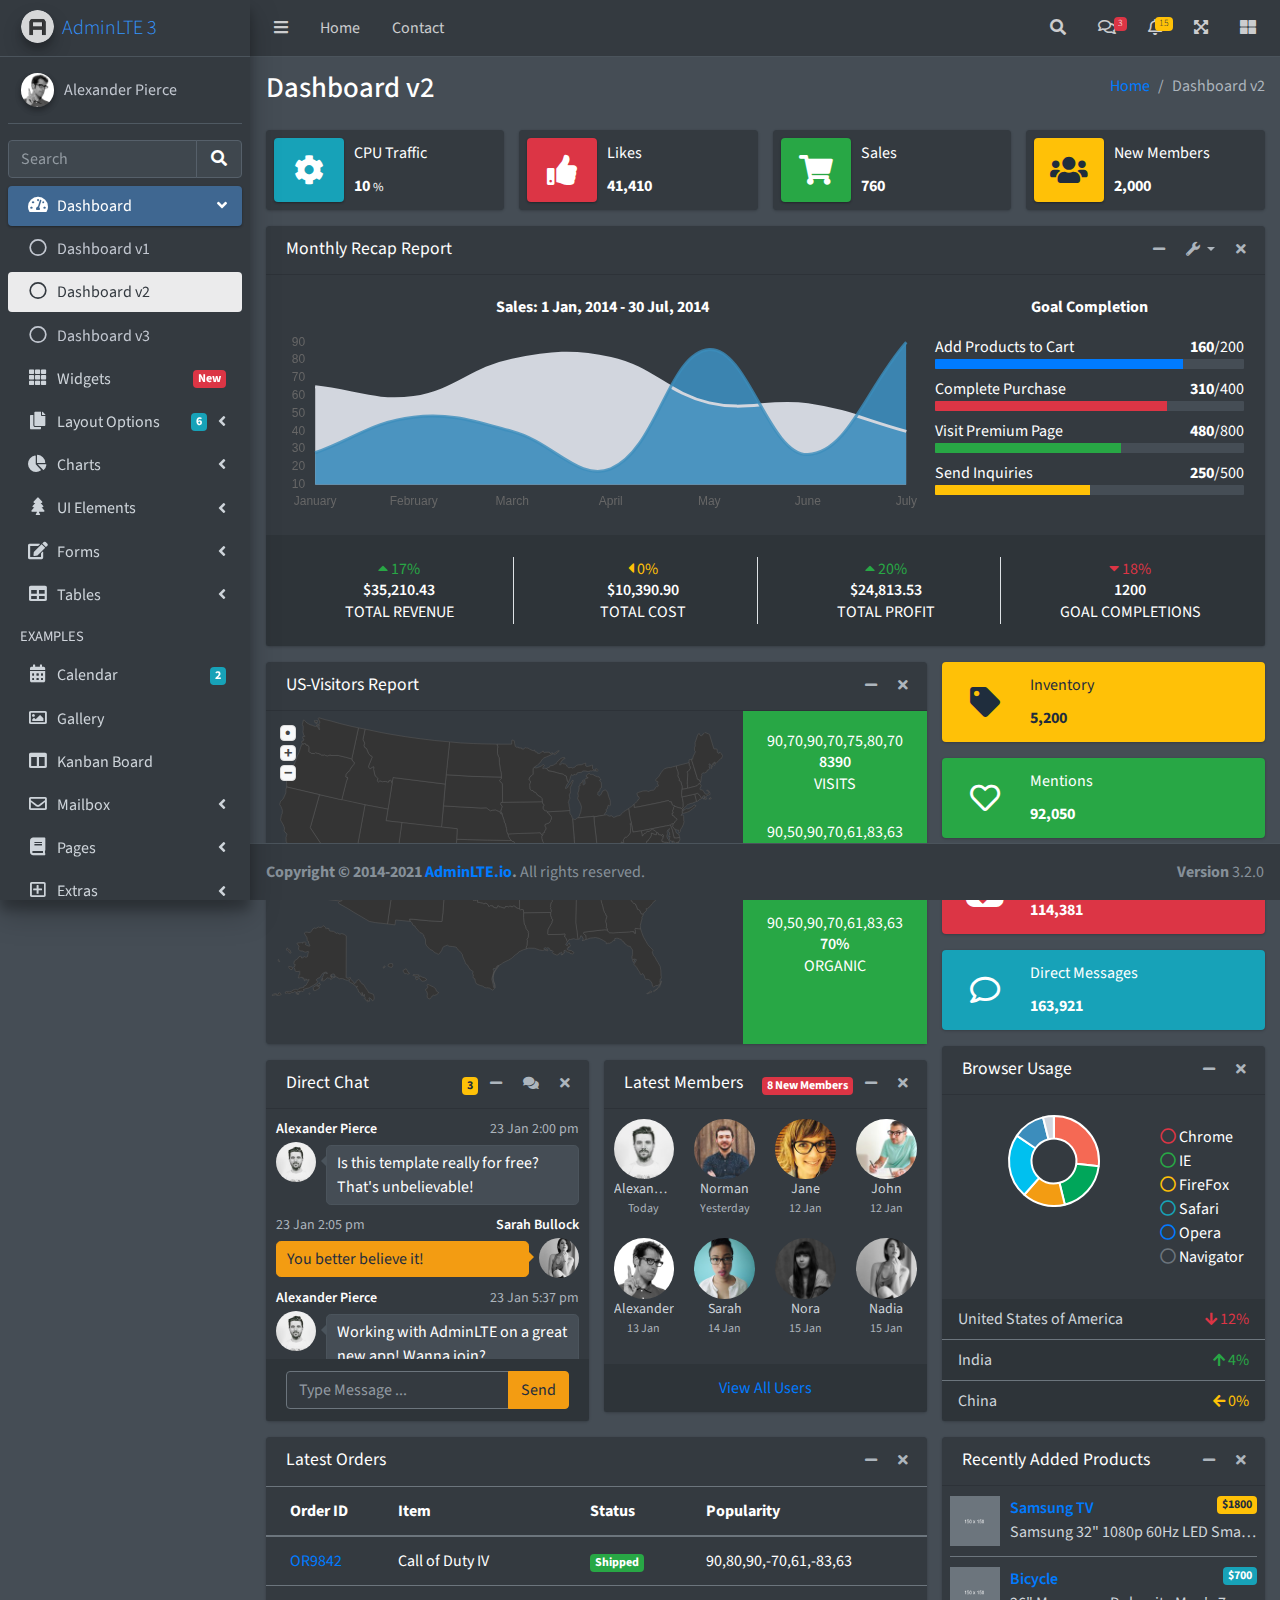
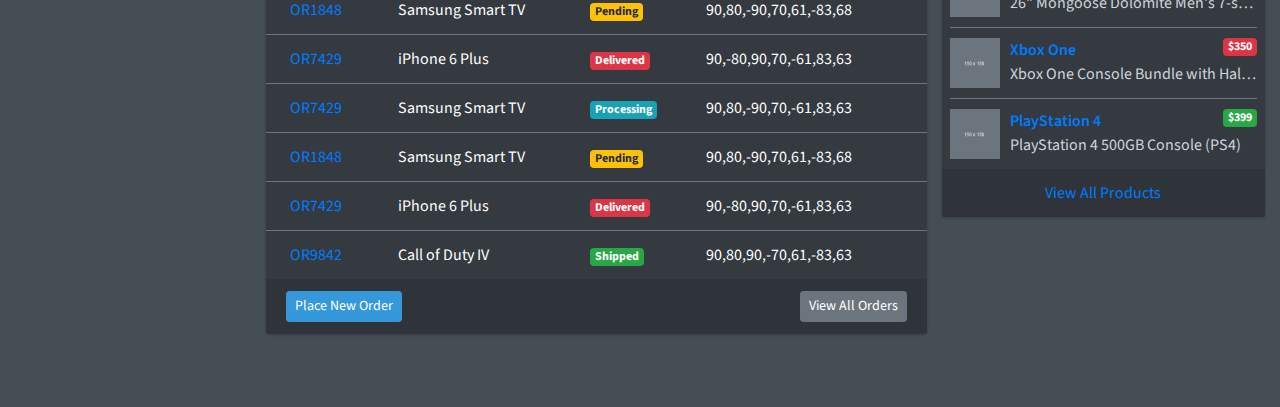
<file: static/index2.html>
<!DOCTYPE html>
<html lang="en">
<head>
  <meta charset="utf-8">
  <meta name="viewport" content="width=device-width, initial-scale=1">
  <title>AdminLTE 3 | Dashboard 2</title>

  <!-- Google Font: Source Sans Pro -->
  <link rel="stylesheet" href="https://fonts.googleapis.com/css?family=Source+Sans+Pro:300,400,400i,700&display=fallback">
  <!-- Font Awesome Icons -->
  <link rel="stylesheet" href="plugins/fontawesome-free/css/all.min.css">
  <!-- overlayScrollbars -->
  <link rel="stylesheet" href="plugins/overlayScrollbars/css/OverlayScrollbars.min.css">
  <!-- Theme style -->
  <link rel="stylesheet" href="dist/css/adminlte.min.css">
</head>
<body class="hold-transition dark-mode sidebar-mini layout-fixed layout-navbar-fixed layout-footer-fixed">
<div class="wrapper">

  <!-- Preloader -->
  <div class="preloader flex-column justify-content-center align-items-center">
    <img class="animation__wobble" src="dist/img/AdminLTELogo.png" alt="AdminLTELogo" height="60" width="60">
  </div>

  <!-- Navbar -->
  <nav class="main-header navbar navbar-expand navbar-dark">
    <!-- Left navbar links -->
    <ul class="navbar-nav">
      <li class="nav-item">
        <a class="nav-link" data-widget="pushmenu" href="#" role="button"><i class="fas fa-bars"></i></a>
      </li>
      <li class="nav-item d-none d-sm-inline-block">
        <a href="index3.html" class="nav-link">Home</a>
      </li>
      <li class="nav-item d-none d-sm-inline-block">
        <a href="#" class="nav-link">Contact</a>
      </li>
    </ul>

    <!-- Right navbar links -->
    <ul class="navbar-nav ml-auto">
      <!-- Navbar Search -->
      <li class="nav-item">
        <a class="nav-link" data-widget="navbar-search" href="#" role="button">
          <i class="fas fa-search"></i>
        </a>
        <div class="navbar-search-block">
          <form class="form-inline">
            <div class="input-group input-group-sm">
              <input class="form-control form-control-navbar" type="search" placeholder="Search" aria-label="Search">
              <div class="input-group-append">
                <button class="btn btn-navbar" type="submit">
                  <i class="fas fa-search"></i>
                </button>
                <button class="btn btn-navbar" type="button" data-widget="navbar-search">
                  <i class="fas fa-times"></i>
                </button>
              </div>
            </div>
          </form>
        </div>
      </li>

      <!-- Messages Dropdown Menu -->
      <li class="nav-item dropdown">
        <a class="nav-link" data-toggle="dropdown" href="#">
          <i class="far fa-comments"></i>
          <span class="badge badge-danger navbar-badge">3</span>
        </a>
        <div class="dropdown-menu dropdown-menu-lg dropdown-menu-right">
          <a href="#" class="dropdown-item">
            <!-- Message Start -->
            <div class="media">
              <img src="dist/img/user1-128x128.jpg" alt="User Avatar" class="img-size-50 mr-3 img-circle">
              <div class="media-body">
                <h3 class="dropdown-item-title">
                  Brad Diesel
                  <span class="float-right text-sm text-danger"><i class="fas fa-star"></i></span>
                </h3>
                <p class="text-sm">Call me whenever you can...</p>
                <p class="text-sm text-muted"><i class="far fa-clock mr-1"></i> 4 Hours Ago</p>
              </div>
            </div>
            <!-- Message End -->
          </a>
          <div class="dropdown-divider"></div>
          <a href="#" class="dropdown-item">
            <!-- Message Start -->
            <div class="media">
              <img src="dist/img/user8-128x128.jpg" alt="User Avatar" class="img-size-50 img-circle mr-3">
              <div class="media-body">
                <h3 class="dropdown-item-title">
                  John Pierce
                  <span class="float-right text-sm text-muted"><i class="fas fa-star"></i></span>
                </h3>
                <p class="text-sm">I got your message bro</p>
                <p class="text-sm text-muted"><i class="far fa-clock mr-1"></i> 4 Hours Ago</p>
              </div>
            </div>
            <!-- Message End -->
          </a>
          <div class="dropdown-divider"></div>
          <a href="#" class="dropdown-item">
            <!-- Message Start -->
            <div class="media">
              <img src="dist/img/user3-128x128.jpg" alt="User Avatar" class="img-size-50 img-circle mr-3">
              <div class="media-body">
                <h3 class="dropdown-item-title">
                  Nora Silvester
                  <span class="float-right text-sm text-warning"><i class="fas fa-star"></i></span>
                </h3>
                <p class="text-sm">The subject goes here</p>
                <p class="text-sm text-muted"><i class="far fa-clock mr-1"></i> 4 Hours Ago</p>
              </div>
            </div>
            <!-- Message End -->
          </a>
          <div class="dropdown-divider"></div>
          <a href="#" class="dropdown-item dropdown-footer">See All Messages</a>
        </div>
      </li>
      <!-- Notifications Dropdown Menu -->
      <li class="nav-item dropdown">
        <a class="nav-link" data-toggle="dropdown" href="#">
          <i class="far fa-bell"></i>
          <span class="badge badge-warning navbar-badge">15</span>
        </a>
        <div class="dropdown-menu dropdown-menu-lg dropdown-menu-right">
          <span class="dropdown-item dropdown-header">15 Notifications</span>
          <div class="dropdown-divider"></div>
          <a href="#" class="dropdown-item">
            <i class="fas fa-envelope mr-2"></i> 4 new messages
            <span class="float-right text-muted text-sm">3 mins</span>
          </a>
          <div class="dropdown-divider"></div>
          <a href="#" class="dropdown-item">
            <i class="fas fa-users mr-2"></i> 8 friend requests
            <span class="float-right text-muted text-sm">12 hours</span>
          </a>
          <div class="dropdown-divider"></div>
          <a href="#" class="dropdown-item">
            <i class="fas fa-file mr-2"></i> 3 new reports
            <span class="float-right text-muted text-sm">2 days</span>
          </a>
          <div class="dropdown-divider"></div>
          <a href="#" class="dropdown-item dropdown-footer">See All Notifications</a>
        </div>
      </li>
      <li class="nav-item">
        <a class="nav-link" data-widget="fullscreen" href="#" role="button">
          <i class="fas fa-expand-arrows-alt"></i>
        </a>
      </li>
      <li class="nav-item">
        <a class="nav-link" data-widget="control-sidebar" data-slide="true" href="#" role="button">
          <i class="fas fa-th-large"></i>
        </a>
      </li>
    </ul>
  </nav>
  <!-- /.navbar -->

  <!-- Main Sidebar Container -->
  <aside class="main-sidebar sidebar-dark-primary elevation-4">
    <!-- Brand Logo -->
    <a href="index3.html" class="brand-link">
      <img src="dist/img/AdminLTELogo.png" alt="AdminLTE Logo" class="brand-image img-circle elevation-3" style="opacity: .8">
      <span class="brand-text font-weight-light">AdminLTE 3</span>
    </a>

    <!-- Sidebar -->
    <div class="sidebar">
      <!-- Sidebar user panel (optional) -->
      <div class="user-panel mt-3 pb-3 mb-3 d-flex">
        <div class="image">
          <img src="dist/img/user2-160x160.jpg" class="img-circle elevation-2" alt="User Image">
        </div>
        <div class="info">
          <a href="#" class="d-block">Alexander Pierce</a>
        </div>
      </div>

      <!-- SidebarSearch Form -->
      <div class="form-inline">
        <div class="input-group" data-widget="sidebar-search">
          <input class="form-control form-control-sidebar" type="search" placeholder="Search" aria-label="Search">
          <div class="input-group-append">
            <button class="btn btn-sidebar">
              <i class="fas fa-search fa-fw"></i>
            </button>
          </div>
        </div>
      </div>

      <!-- Sidebar Menu -->
      <nav class="mt-2">
        <ul class="nav nav-pills nav-sidebar flex-column" data-widget="treeview" role="menu" data-accordion="false">
          <!-- Add icons to the links using the .nav-icon class
               with font-awesome or any other icon font library -->
          <li class="nav-item menu-open">
            <a href="#" class="nav-link active">
              <i class="nav-icon fas fa-tachometer-alt"></i>
              <p>
                Dashboard
                <i class="right fas fa-angle-left"></i>
              </p>
            </a>
            <ul class="nav nav-treeview">
              <li class="nav-item">
                <a href="./index.html" class="nav-link">
                  <i class="far fa-circle nav-icon"></i>
                  <p>Dashboard v1</p>
                </a>
              </li>
              <li class="nav-item">
                <a href="./index2.html" class="nav-link active">
                  <i class="far fa-circle nav-icon"></i>
                  <p>Dashboard v2</p>
                </a>
              </li>
              <li class="nav-item">
                <a href="./index3.html" class="nav-link">
                  <i class="far fa-circle nav-icon"></i>
                  <p>Dashboard v3</p>
                </a>
              </li>
            </ul>
          </li>
          <li class="nav-item">
            <a href="pages/widgets.html" class="nav-link">
              <i class="nav-icon fas fa-th"></i>
              <p>
                Widgets
                <span class="right badge badge-danger">New</span>
              </p>
            </a>
          </li>
          <li class="nav-item">
            <a href="#" class="nav-link">
              <i class="nav-icon fas fa-copy"></i>
              <p>
                Layout Options
                <i class="fas fa-angle-left right"></i>
                <span class="badge badge-info right">6</span>
              </p>
            </a>
            <ul class="nav nav-treeview">
              <li class="nav-item">
                <a href="pages/layout/top-nav.html" class="nav-link">
                  <i class="far fa-circle nav-icon"></i>
                  <p>Top Navigation</p>
                </a>
              </li>
              <li class="nav-item">
                <a href="pages/layout/top-nav-sidebar.html" class="nav-link">
                  <i class="far fa-circle nav-icon"></i>
                  <p>Top Navigation + Sidebar</p>
                </a>
              </li>
              <li class="nav-item">
                <a href="pages/layout/boxed.html" class="nav-link">
                  <i class="far fa-circle nav-icon"></i>
                  <p>Boxed</p>
                </a>
              </li>
              <li class="nav-item">
                <a href="pages/layout/fixed-sidebar.html" class="nav-link">
                  <i class="far fa-circle nav-icon"></i>
                  <p>Fixed Sidebar</p>
                </a>
              </li>
              <li class="nav-item">
                <a href="pages/layout/fixed-sidebar-custom.html" class="nav-link">
                  <i class="far fa-circle nav-icon"></i>
                  <p>Fixed Sidebar <small>+ Custom Area</small></p>
                </a>
              </li>
              <li class="nav-item">
                <a href="pages/layout/fixed-topnav.html" class="nav-link">
                  <i class="far fa-circle nav-icon"></i>
                  <p>Fixed Navbar</p>
                </a>
              </li>
              <li class="nav-item">
                <a href="pages/layout/fixed-footer.html" class="nav-link">
                  <i class="far fa-circle nav-icon"></i>
                  <p>Fixed Footer</p>
                </a>
              </li>
              <li class="nav-item">
                <a href="pages/layout/collapsed-sidebar.html" class="nav-link">
                  <i class="far fa-circle nav-icon"></i>
                  <p>Collapsed Sidebar</p>
                </a>
              </li>
            </ul>
          </li>
          <li class="nav-item">
            <a href="#" class="nav-link">
              <i class="nav-icon fas fa-chart-pie"></i>
              <p>
                Charts
                <i class="right fas fa-angle-left"></i>
              </p>
            </a>
            <ul class="nav nav-treeview">
              <li class="nav-item">
                <a href="pages/charts/chartjs.html" class="nav-link">
                  <i class="far fa-circle nav-icon"></i>
                  <p>ChartJS</p>
                </a>
              </li>
              <li class="nav-item">
                <a href="pages/charts/flot.html" class="nav-link">
                  <i class="far fa-circle nav-icon"></i>
                  <p>Flot</p>
                </a>
              </li>
              <li class="nav-item">
                <a href="pages/charts/inline.html" class="nav-link">
                  <i class="far fa-circle nav-icon"></i>
                  <p>Inline</p>
                </a>
              </li>
              <li class="nav-item">
                <a href="pages/charts/uplot.html" class="nav-link">
                  <i class="far fa-circle nav-icon"></i>
                  <p>uPlot</p>
                </a>
              </li>
            </ul>
          </li>
          <li class="nav-item">
            <a href="#" class="nav-link">
              <i class="nav-icon fas fa-tree"></i>
              <p>
                UI Elements
                <i class="fas fa-angle-left right"></i>
              </p>
            </a>
            <ul class="nav nav-treeview">
              <li class="nav-item">
                <a href="pages/UI/general.html" class="nav-link">
                  <i class="far fa-circle nav-icon"></i>
                  <p>General</p>
                </a>
              </li>
              <li class="nav-item">
                <a href="pages/UI/icons.html" class="nav-link">
                  <i class="far fa-circle nav-icon"></i>
                  <p>Icons</p>
                </a>
              </li>
              <li class="nav-item">
                <a href="pages/UI/buttons.html" class="nav-link">
                  <i class="far fa-circle nav-icon"></i>
                  <p>Buttons</p>
                </a>
              </li>
              <li class="nav-item">
                <a href="pages/UI/sliders.html" class="nav-link">
                  <i class="far fa-circle nav-icon"></i>
                  <p>Sliders</p>
                </a>
              </li>
              <li class="nav-item">
                <a href="pages/UI/modals.html" class="nav-link">
                  <i class="far fa-circle nav-icon"></i>
                  <p>Modals & Alerts</p>
                </a>
              </li>
              <li class="nav-item">
                <a href="pages/UI/navbar.html" class="nav-link">
                  <i class="far fa-circle nav-icon"></i>
                  <p>Navbar & Tabs</p>
                </a>
              </li>
              <li class="nav-item">
                <a href="pages/UI/timeline.html" class="nav-link">
                  <i class="far fa-circle nav-icon"></i>
                  <p>Timeline</p>
                </a>
              </li>
              <li class="nav-item">
                <a href="pages/UI/ribbons.html" class="nav-link">
                  <i class="far fa-circle nav-icon"></i>
                  <p>Ribbons</p>
                </a>
              </li>
            </ul>
          </li>
          <li class="nav-item">
            <a href="#" class="nav-link">
              <i class="nav-icon fas fa-edit"></i>
              <p>
                Forms
                <i class="fas fa-angle-left right"></i>
              </p>
            </a>
            <ul class="nav nav-treeview">
              <li class="nav-item">
                <a href="pages/forms/general.html" class="nav-link">
                  <i class="far fa-circle nav-icon"></i>
                  <p>General Elements</p>
                </a>
              </li>
              <li class="nav-item">
                <a href="pages/forms/advanced.html" class="nav-link">
                  <i class="far fa-circle nav-icon"></i>
                  <p>Advanced Elements</p>
                </a>
              </li>
              <li class="nav-item">
                <a href="pages/forms/editors.html" class="nav-link">
                  <i class="far fa-circle nav-icon"></i>
                  <p>Editors</p>
                </a>
              </li>
              <li class="nav-item">
                <a href="pages/forms/validation.html" class="nav-link">
                  <i class="far fa-circle nav-icon"></i>
                  <p>Validation</p>
                </a>
              </li>
            </ul>
          </li>
          <li class="nav-item">
            <a href="#" class="nav-link">
              <i class="nav-icon fas fa-table"></i>
              <p>
                Tables
                <i class="fas fa-angle-left right"></i>
              </p>
            </a>
            <ul class="nav nav-treeview">
              <li class="nav-item">
                <a href="pages/tables/simple.html" class="nav-link">
                  <i class="far fa-circle nav-icon"></i>
                  <p>Simple Tables</p>
                </a>
              </li>
              <li class="nav-item">
                <a href="pages/tables/data.html" class="nav-link">
                  <i class="far fa-circle nav-icon"></i>
                  <p>DataTables</p>
                </a>
              </li>
              <li class="nav-item">
                <a href="pages/tables/jsgrid.html" class="nav-link">
                  <i class="far fa-circle nav-icon"></i>
                  <p>jsGrid</p>
                </a>
              </li>
            </ul>
          </li>
          <li class="nav-header">EXAMPLES</li>
          <li class="nav-item">
            <a href="pages/calendar.html" class="nav-link">
              <i class="nav-icon fas fa-calendar-alt"></i>
              <p>
                Calendar
                <span class="badge badge-info right">2</span>
              </p>
            </a>
          </li>
          <li class="nav-item">
            <a href="pages/gallery.html" class="nav-link">
              <i class="nav-icon far fa-image"></i>
              <p>
                Gallery
              </p>
            </a>
          </li>
          <li class="nav-item">
            <a href="pages/kanban.html" class="nav-link">
              <i class="nav-icon fas fa-columns"></i>
              <p>
                Kanban Board
              </p>
            </a>
          </li>
          <li class="nav-item">
            <a href="#" class="nav-link">
              <i class="nav-icon far fa-envelope"></i>
              <p>
                Mailbox
                <i class="fas fa-angle-left right"></i>
              </p>
            </a>
            <ul class="nav nav-treeview">
              <li class="nav-item">
                <a href="pages/mailbox/mailbox.html" class="nav-link">
                  <i class="far fa-circle nav-icon"></i>
                  <p>Inbox</p>
                </a>
              </li>
              <li class="nav-item">
                <a href="pages/mailbox/compose.html" class="nav-link">
                  <i class="far fa-circle nav-icon"></i>
                  <p>Compose</p>
                </a>
              </li>
              <li class="nav-item">
                <a href="pages/mailbox/read-mail.html" class="nav-link">
                  <i class="far fa-circle nav-icon"></i>
                  <p>Read</p>
                </a>
              </li>
            </ul>
          </li>
          <li class="nav-item">
            <a href="#" class="nav-link">
              <i class="nav-icon fas fa-book"></i>
              <p>
                Pages
                <i class="fas fa-angle-left right"></i>
              </p>
            </a>
            <ul class="nav nav-treeview">
              <li class="nav-item">
                <a href="pages/examples/invoice.html" class="nav-link">
                  <i class="far fa-circle nav-icon"></i>
                  <p>Invoice</p>
                </a>
              </li>
              <li class="nav-item">
                <a href="pages/examples/profile.html" class="nav-link">
                  <i class="far fa-circle nav-icon"></i>
                  <p>Profile</p>
                </a>
              </li>
              <li class="nav-item">
                <a href="pages/examples/e-commerce.html" class="nav-link">
                  <i class="far fa-circle nav-icon"></i>
                  <p>E-commerce</p>
                </a>
              </li>
              <li class="nav-item">
                <a href="pages/examples/projects.html" class="nav-link">
                  <i class="far fa-circle nav-icon"></i>
                  <p>Projects</p>
                </a>
              </li>
              <li class="nav-item">
                <a href="pages/examples/project-add.html" class="nav-link">
                  <i class="far fa-circle nav-icon"></i>
                  <p>Project Add</p>
                </a>
              </li>
              <li class="nav-item">
                <a href="pages/examples/project-edit.html" class="nav-link">
                  <i class="far fa-circle nav-icon"></i>
                  <p>Project Edit</p>
                </a>
              </li>
              <li class="nav-item">
                <a href="pages/examples/project-detail.html" class="nav-link">
                  <i class="far fa-circle nav-icon"></i>
                  <p>Project Detail</p>
                </a>
              </li>
              <li class="nav-item">
                <a href="pages/examples/contacts.html" class="nav-link">
                  <i class="far fa-circle nav-icon"></i>
                  <p>Contacts</p>
                </a>
              </li>
              <li class="nav-item">
                <a href="pages/examples/faq.html" class="nav-link">
                  <i class="far fa-circle nav-icon"></i>
                  <p>FAQ</p>
                </a>
              </li>
              <li class="nav-item">
                <a href="pages/examples/contact-us.html" class="nav-link">
                  <i class="far fa-circle nav-icon"></i>
                  <p>Contact us</p>
                </a>
              </li>
            </ul>
          </li>
          <li class="nav-item">
            <a href="#" class="nav-link">
              <i class="nav-icon far fa-plus-square"></i>
              <p>
                Extras
                <i class="fas fa-angle-left right"></i>
              </p>
            </a>
            <ul class="nav nav-treeview">
              <li class="nav-item">
                <a href="#" class="nav-link">
                  <i class="far fa-circle nav-icon"></i>
                  <p>
                    Login & Register v1
                    <i class="fas fa-angle-left right"></i>
                  </p>
                </a>
                <ul class="nav nav-treeview">
                  <li class="nav-item">
                    <a href="pages/examples/login.html" class="nav-link">
                      <i class="far fa-circle nav-icon"></i>
                      <p>Login v1</p>
                    </a>
                  </li>
                  <li class="nav-item">
                    <a href="pages/examples/register.html" class="nav-link">
                      <i class="far fa-circle nav-icon"></i>
                      <p>Register v1</p>
                    </a>
                  </li>
                  <li class="nav-item">
                    <a href="pages/examples/forgot-password.html" class="nav-link">
                      <i class="far fa-circle nav-icon"></i>
                      <p>Forgot Password v1</p>
                    </a>
                  </li>
                  <li class="nav-item">
                    <a href="pages/examples/recover-password.html" class="nav-link">
                      <i class="far fa-circle nav-icon"></i>
                      <p>Recover Password v1</p>
                    </a>
                  </li>
                </ul>
              </li>
              <li class="nav-item">
                <a href="#" class="nav-link">
                  <i class="far fa-circle nav-icon"></i>
                  <p>
                    Login & Register v2
                    <i class="fas fa-angle-left right"></i>
                  </p>
                </a>
                <ul class="nav nav-treeview">
                  <li class="nav-item">
                    <a href="pages/examples/login-v2.html" class="nav-link">
                      <i class="far fa-circle nav-icon"></i>
                      <p>Login v2</p>
                    </a>
                  </li>
                  <li class="nav-item">
                    <a href="pages/examples/register-v2.html" class="nav-link">
                      <i class="far fa-circle nav-icon"></i>
                      <p>Register v2</p>
                    </a>
                  </li>
                  <li class="nav-item">
                    <a href="pages/examples/forgot-password-v2.html" class="nav-link">
                      <i class="far fa-circle nav-icon"></i>
                      <p>Forgot Password v2</p>
                    </a>
                  </li>
                  <li class="nav-item">
                    <a href="pages/examples/recover-password-v2.html" class="nav-link">
                      <i class="far fa-circle nav-icon"></i>
                      <p>Recover Password v2</p>
                    </a>
                  </li>
                </ul>
              </li>
              <li class="nav-item">
                <a href="pages/examples/lockscreen.html" class="nav-link">
                  <i class="far fa-circle nav-icon"></i>
                  <p>Lockscreen</p>
                </a>
              </li>
              <li class="nav-item">
                <a href="pages/examples/legacy-user-menu.html" class="nav-link">
                  <i class="far fa-circle nav-icon"></i>
                  <p>Legacy User Menu</p>
                </a>
              </li>
              <li class="nav-item">
                <a href="pages/examples/language-menu.html" class="nav-link">
                  <i class="far fa-circle nav-icon"></i>
                  <p>Language Menu</p>
                </a>
              </li>
              <li class="nav-item">
                <a href="pages/examples/404.html" class="nav-link">
                  <i class="far fa-circle nav-icon"></i>
                  <p>Error 404</p>
                </a>
              </li>
              <li class="nav-item">
                <a href="pages/examples/500.html" class="nav-link">
                  <i class="far fa-circle nav-icon"></i>
                  <p>Error 500</p>
                </a>
              </li>
              <li class="nav-item">
                <a href="pages/examples/pace.html" class="nav-link">
                  <i class="far fa-circle nav-icon"></i>
                  <p>Pace</p>
                </a>
              </li>
              <li class="nav-item">
                <a href="pages/examples/blank.html" class="nav-link">
                  <i class="far fa-circle nav-icon"></i>
                  <p>Blank Page</p>
                </a>
              </li>
              <li class="nav-item">
                <a href="starter.html" class="nav-link">
                  <i class="far fa-circle nav-icon"></i>
                  <p>Starter Page</p>
                </a>
              </li>
            </ul>
          </li>
          <li class="nav-item">
            <a href="#" class="nav-link">
              <i class="nav-icon fas fa-search"></i>
              <p>
                Search
                <i class="fas fa-angle-left right"></i>
              </p>
            </a>
            <ul class="nav nav-treeview">
              <li class="nav-item">
                <a href="pages/search/simple.html" class="nav-link">
                  <i class="far fa-circle nav-icon"></i>
                  <p>Simple Search</p>
                </a>
              </li>
              <li class="nav-item">
                <a href="pages/search/enhanced.html" class="nav-link">
                  <i class="far fa-circle nav-icon"></i>
                  <p>Enhanced</p>
                </a>
              </li>
            </ul>
          </li>
          <li class="nav-header">MISCELLANEOUS</li>
          <li class="nav-item">
            <a href="iframe.html" class="nav-link">
              <i class="nav-icon fas fa-ellipsis-h"></i>
              <p>Tabbed IFrame Plugin</p>
            </a>
          </li>
          <li class="nav-item">
            <a href="https://adminlte.io/docs/3.1/" class="nav-link">
              <i class="nav-icon fas fa-file"></i>
              <p>Documentation</p>
            </a>
          </li>
          <li class="nav-header">MULTI LEVEL EXAMPLE</li>
          <li class="nav-item">
            <a href="#" class="nav-link">
              <i class="fas fa-circle nav-icon"></i>
              <p>Level 1</p>
            </a>
          </li>
          <li class="nav-item">
            <a href="#" class="nav-link">
              <i class="nav-icon fas fa-circle"></i>
              <p>
                Level 1
                <i class="right fas fa-angle-left"></i>
              </p>
            </a>
            <ul class="nav nav-treeview">
              <li class="nav-item">
                <a href="#" class="nav-link">
                  <i class="far fa-circle nav-icon"></i>
                  <p>Level 2</p>
                </a>
              </li>
              <li class="nav-item">
                <a href="#" class="nav-link">
                  <i class="far fa-circle nav-icon"></i>
                  <p>
                    Level 2
                    <i class="right fas fa-angle-left"></i>
                  </p>
                </a>
                <ul class="nav nav-treeview">
                  <li class="nav-item">
                    <a href="#" class="nav-link">
                      <i class="far fa-dot-circle nav-icon"></i>
                      <p>Level 3</p>
                    </a>
                  </li>
                  <li class="nav-item">
                    <a href="#" class="nav-link">
                      <i class="far fa-dot-circle nav-icon"></i>
                      <p>Level 3</p>
                    </a>
                  </li>
                  <li class="nav-item">
                    <a href="#" class="nav-link">
                      <i class="far fa-dot-circle nav-icon"></i>
                      <p>Level 3</p>
                    </a>
                  </li>
                </ul>
              </li>
              <li class="nav-item">
                <a href="#" class="nav-link">
                  <i class="far fa-circle nav-icon"></i>
                  <p>Level 2</p>
                </a>
              </li>
            </ul>
          </li>
          <li class="nav-item">
            <a href="#" class="nav-link">
              <i class="fas fa-circle nav-icon"></i>
              <p>Level 1</p>
            </a>
          </li>
          <li class="nav-header">LABELS</li>
          <li class="nav-item">
            <a href="#" class="nav-link">
              <i class="nav-icon far fa-circle text-danger"></i>
              <p class="text">Important</p>
            </a>
          </li>
          <li class="nav-item">
            <a href="#" class="nav-link">
              <i class="nav-icon far fa-circle text-warning"></i>
              <p>Warning</p>
            </a>
          </li>
          <li class="nav-item">
            <a href="#" class="nav-link">
              <i class="nav-icon far fa-circle text-info"></i>
              <p>Informational</p>
            </a>
          </li>
        </ul>
      </nav>
      <!-- /.sidebar-menu -->
    </div>
    <!-- /.sidebar -->
  </aside>

  <!-- Content Wrapper. Contains page content -->
  <div class="content-wrapper">
    <!-- Content Header (Page header) -->
    <div class="content-header">
      <div class="container-fluid">
        <div class="row mb-2">
          <div class="col-sm-6">
            <h1 class="m-0">Dashboard v2</h1>
          </div><!-- /.col -->
          <div class="col-sm-6">
            <ol class="breadcrumb float-sm-right">
              <li class="breadcrumb-item"><a href="#">Home</a></li>
              <li class="breadcrumb-item active">Dashboard v2</li>
            </ol>
          </div><!-- /.col -->
        </div><!-- /.row -->
      </div><!-- /.container-fluid -->
    </div>
    <!-- /.content-header -->

    <!-- Main content -->
    <section class="content">
      <div class="container-fluid">
        <!-- Info boxes -->
        <div class="row">
          <div class="col-12 col-sm-6 col-md-3">
            <div class="info-box">
              <span class="info-box-icon bg-info elevation-1"><i class="fas fa-cog"></i></span>

              <div class="info-box-content">
                <span class="info-box-text">CPU Traffic</span>
                <span class="info-box-number">
                  10
                  <small>%</small>
                </span>
              </div>
              <!-- /.info-box-content -->
            </div>
            <!-- /.info-box -->
          </div>
          <!-- /.col -->
          <div class="col-12 col-sm-6 col-md-3">
            <div class="info-box mb-3">
              <span class="info-box-icon bg-danger elevation-1"><i class="fas fa-thumbs-up"></i></span>

              <div class="info-box-content">
                <span class="info-box-text">Likes</span>
                <span class="info-box-number">41,410</span>
              </div>
              <!-- /.info-box-content -->
            </div>
            <!-- /.info-box -->
          </div>
          <!-- /.col -->

          <!-- fix for small devices only -->
          <div class="clearfix hidden-md-up"></div>

          <div class="col-12 col-sm-6 col-md-3">
            <div class="info-box mb-3">
              <span class="info-box-icon bg-success elevation-1"><i class="fas fa-shopping-cart"></i></span>

              <div class="info-box-content">
                <span class="info-box-text">Sales</span>
                <span class="info-box-number">760</span>
              </div>
              <!-- /.info-box-content -->
            </div>
            <!-- /.info-box -->
          </div>
          <!-- /.col -->
          <div class="col-12 col-sm-6 col-md-3">
            <div class="info-box mb-3">
              <span class="info-box-icon bg-warning elevation-1"><i class="fas fa-users"></i></span>

              <div class="info-box-content">
                <span class="info-box-text">New Members</span>
                <span class="info-box-number">2,000</span>
              </div>
              <!-- /.info-box-content -->
            </div>
            <!-- /.info-box -->
          </div>
          <!-- /.col -->
        </div>
        <!-- /.row -->

        <div class="row">
          <div class="col-md-12">
            <div class="card">
              <div class="card-header">
                <h5 class="card-title">Monthly Recap Report</h5>

                <div class="card-tools">
                  <button type="button" class="btn btn-tool" data-card-widget="collapse">
                    <i class="fas fa-minus"></i>
                  </button>
                  <div class="btn-group">
                    <button type="button" class="btn btn-tool dropdown-toggle" data-toggle="dropdown">
                      <i class="fas fa-wrench"></i>
                    </button>
                    <div class="dropdown-menu dropdown-menu-right" role="menu">
                      <a href="#" class="dropdown-item">Action</a>
                      <a href="#" class="dropdown-item">Another action</a>
                      <a href="#" class="dropdown-item">Something else here</a>
                      <a class="dropdown-divider"></a>
                      <a href="#" class="dropdown-item">Separated link</a>
                    </div>
                  </div>
                  <button type="button" class="btn btn-tool" data-card-widget="remove">
                    <i class="fas fa-times"></i>
                  </button>
                </div>
              </div>
              <!-- /.card-header -->
              <div class="card-body">
                <div class="row">
                  <div class="col-md-8">
                    <p class="text-center">
                      <strong>Sales: 1 Jan, 2014 - 30 Jul, 2014</strong>
                    </p>

                    <div class="chart">
                      <!-- Sales Chart Canvas -->
                      <canvas id="salesChart" height="180" style="height: 180px;"></canvas>
                    </div>
                    <!-- /.chart-responsive -->
                  </div>
                  <!-- /.col -->
                  <div class="col-md-4">
                    <p class="text-center">
                      <strong>Goal Completion</strong>
                    </p>

                    <div class="progress-group">
                      Add Products to Cart
                      <span class="float-right"><b>160</b>/200</span>
                      <div class="progress progress-sm">
                        <div class="progress-bar bg-primary" style="width: 80%"></div>
                      </div>
                    </div>
                    <!-- /.progress-group -->

                    <div class="progress-group">
                      Complete Purchase
                      <span class="float-right"><b>310</b>/400</span>
                      <div class="progress progress-sm">
                        <div class="progress-bar bg-danger" style="width: 75%"></div>
                      </div>
                    </div>

                    <!-- /.progress-group -->
                    <div class="progress-group">
                      <span class="progress-text">Visit Premium Page</span>
                      <span class="float-right"><b>480</b>/800</span>
                      <div class="progress progress-sm">
                        <div class="progress-bar bg-success" style="width: 60%"></div>
                      </div>
                    </div>

                    <!-- /.progress-group -->
                    <div class="progress-group">
                      Send Inquiries
                      <span class="float-right"><b>250</b>/500</span>
                      <div class="progress progress-sm">
                        <div class="progress-bar bg-warning" style="width: 50%"></div>
                      </div>
                    </div>
                    <!-- /.progress-group -->
                  </div>
                  <!-- /.col -->
                </div>
                <!-- /.row -->
              </div>
              <!-- ./card-body -->
              <div class="card-footer">
                <div class="row">
                  <div class="col-sm-3 col-6">
                    <div class="description-block border-right">
                      <span class="description-percentage text-success"><i class="fas fa-caret-up"></i> 17%</span>
                      <h5 class="description-header">$35,210.43</h5>
                      <span class="description-text">TOTAL REVENUE</span>
                    </div>
                    <!-- /.description-block -->
                  </div>
                  <!-- /.col -->
                  <div class="col-sm-3 col-6">
                    <div class="description-block border-right">
                      <span class="description-percentage text-warning"><i class="fas fa-caret-left"></i> 0%</span>
                      <h5 class="description-header">$10,390.90</h5>
                      <span class="description-text">TOTAL COST</span>
                    </div>
                    <!-- /.description-block -->
                  </div>
                  <!-- /.col -->
                  <div class="col-sm-3 col-6">
                    <div class="description-block border-right">
                      <span class="description-percentage text-success"><i class="fas fa-caret-up"></i> 20%</span>
                      <h5 class="description-header">$24,813.53</h5>
                      <span class="description-text">TOTAL PROFIT</span>
                    </div>
                    <!-- /.description-block -->
                  </div>
                  <!-- /.col -->
                  <div class="col-sm-3 col-6">
                    <div class="description-block">
                      <span class="description-percentage text-danger"><i class="fas fa-caret-down"></i> 18%</span>
                      <h5 class="description-header">1200</h5>
                      <span class="description-text">GOAL COMPLETIONS</span>
                    </div>
                    <!-- /.description-block -->
                  </div>
                </div>
                <!-- /.row -->
              </div>
              <!-- /.card-footer -->
            </div>
            <!-- /.card -->
          </div>
          <!-- /.col -->
        </div>
        <!-- /.row -->

        <!-- Main row -->
        <div class="row">
          <!-- Left col -->
          <div class="col-md-8">
            <!-- MAP & BOX PANE -->
            <div class="card">
              <div class="card-header">
                <h3 class="card-title">US-Visitors Report</h3>

                <div class="card-tools">
                  <button type="button" class="btn btn-tool" data-card-widget="collapse">
                    <i class="fas fa-minus"></i>
                  </button>
                  <button type="button" class="btn btn-tool" data-card-widget="remove">
                    <i class="fas fa-times"></i>
                  </button>
                </div>
              </div>
              <!-- /.card-header -->
              <div class="card-body p-0">
                <div class="d-md-flex">
                  <div class="p-1 flex-fill" style="overflow: hidden">
                    <!-- Map will be created here -->
                    <div id="world-map-markers" style="height: 325px; overflow: hidden">
                      <div class="map"></div>
                    </div>
                  </div>
                  <div class="card-pane-right bg-success pt-2 pb-2 pl-4 pr-4">
                    <div class="description-block mb-4">
                      <div class="sparkbar pad" data-color="#fff">90,70,90,70,75,80,70</div>
                      <h5 class="description-header">8390</h5>
                      <span class="description-text">Visits</span>
                    </div>
                    <!-- /.description-block -->
                    <div class="description-block mb-4">
                      <div class="sparkbar pad" data-color="#fff">90,50,90,70,61,83,63</div>
                      <h5 class="description-header">30%</h5>
                      <span class="description-text">Referrals</span>
                    </div>
                    <!-- /.description-block -->
                    <div class="description-block">
                      <div class="sparkbar pad" data-color="#fff">90,50,90,70,61,83,63</div>
                      <h5 class="description-header">70%</h5>
                      <span class="description-text">Organic</span>
                    </div>
                    <!-- /.description-block -->
                  </div><!-- /.card-pane-right -->
                </div><!-- /.d-md-flex -->
              </div>
              <!-- /.card-body -->
            </div>
            <!-- /.card -->
            <div class="row">
              <div class="col-md-6">
                <!-- DIRECT CHAT -->
                <div class="card direct-chat direct-chat-warning">
                  <div class="card-header">
                    <h3 class="card-title">Direct Chat</h3>

                    <div class="card-tools">
                      <span title="3 New Messages" class="badge badge-warning">3</span>
                      <button type="button" class="btn btn-tool" data-card-widget="collapse">
                        <i class="fas fa-minus"></i>
                      </button>
                      <button type="button" class="btn btn-tool" title="Contacts" data-widget="chat-pane-toggle">
                        <i class="fas fa-comments"></i>
                      </button>
                      <button type="button" class="btn btn-tool" data-card-widget="remove">
                        <i class="fas fa-times"></i>
                      </button>
                    </div>
                  </div>
                  <!-- /.card-header -->
                  <div class="card-body">
                    <!-- Conversations are loaded here -->
                    <div class="direct-chat-messages">
                      <!-- Message. Default to the left -->
                      <div class="direct-chat-msg">
                        <div class="direct-chat-infos clearfix">
                          <span class="direct-chat-name float-left">Alexander Pierce</span>
                          <span class="direct-chat-timestamp float-right">23 Jan 2:00 pm</span>
                        </div>
                        <!-- /.direct-chat-infos -->
                        <img class="direct-chat-img" src="dist/img/user1-128x128.jpg" alt="message user image">
                        <!-- /.direct-chat-img -->
                        <div class="direct-chat-text">
                          Is this template really for free? That's unbelievable!
                        </div>
                        <!-- /.direct-chat-text -->
                      </div>
                      <!-- /.direct-chat-msg -->

                      <!-- Message to the right -->
                      <div class="direct-chat-msg right">
                        <div class="direct-chat-infos clearfix">
                          <span class="direct-chat-name float-right">Sarah Bullock</span>
                          <span class="direct-chat-timestamp float-left">23 Jan 2:05 pm</span>
                        </div>
                        <!-- /.direct-chat-infos -->
                        <img class="direct-chat-img" src="dist/img/user3-128x128.jpg" alt="message user image">
                        <!-- /.direct-chat-img -->
                        <div class="direct-chat-text">
                          You better believe it!
                        </div>
                        <!-- /.direct-chat-text -->
                      </div>
                      <!-- /.direct-chat-msg -->

                      <!-- Message. Default to the left -->
                      <div class="direct-chat-msg">
                        <div class="direct-chat-infos clearfix">
                          <span class="direct-chat-name float-left">Alexander Pierce</span>
                          <span class="direct-chat-timestamp float-right">23 Jan 5:37 pm</span>
                        </div>
                        <!-- /.direct-chat-infos -->
                        <img class="direct-chat-img" src="dist/img/user1-128x128.jpg" alt="message user image">
                        <!-- /.direct-chat-img -->
                        <div class="direct-chat-text">
                          Working with AdminLTE on a great new app! Wanna join?
                        </div>
                        <!-- /.direct-chat-text -->
                      </div>
                      <!-- /.direct-chat-msg -->

                      <!-- Message to the right -->
                      <div class="direct-chat-msg right">
                        <div class="direct-chat-infos clearfix">
                          <span class="direct-chat-name float-right">Sarah Bullock</span>
                          <span class="direct-chat-timestamp float-left">23 Jan 6:10 pm</span>
                        </div>
                        <!-- /.direct-chat-infos -->
                        <img class="direct-chat-img" src="dist/img/user3-128x128.jpg" alt="message user image">
                        <!-- /.direct-chat-img -->
                        <div class="direct-chat-text">
                          I would love to.
                        </div>
                        <!-- /.direct-chat-text -->
                      </div>
                      <!-- /.direct-chat-msg -->

                    </div>
                    <!--/.direct-chat-messages-->

                    <!-- Contacts are loaded here -->
                    <div class="direct-chat-contacts">
                      <ul class="contacts-list">
                        <li>
                          <a href="#">
                            <img class="contacts-list-img" src="dist/img/user1-128x128.jpg" alt="User Avatar">

                            <div class="contacts-list-info">
                              <span class="contacts-list-name">
                                Count Dracula
                                <small class="contacts-list-date float-right">2/28/2015</small>
                              </span>
                              <span class="contacts-list-msg">How have you been? I was...</span>
                            </div>
                            <!-- /.contacts-list-info -->
                          </a>
                        </li>
                        <!-- End Contact Item -->
                        <li>
                          <a href="#">
                            <img class="contacts-list-img" src="dist/img/user7-128x128.jpg" alt="User Avatar">

                            <div class="contacts-list-info">
                              <span class="contacts-list-name">
                                Sarah Doe
                                <small class="contacts-list-date float-right">2/23/2015</small>
                              </span>
                              <span class="contacts-list-msg">I will be waiting for...</span>
                            </div>
                            <!-- /.contacts-list-info -->
                          </a>
                        </li>
                        <!-- End Contact Item -->
                        <li>
                          <a href="#">
                            <img class="contacts-list-img" src="dist/img/user3-128x128.jpg" alt="User Avatar">

                            <div class="contacts-list-info">
                              <span class="contacts-list-name">
                                Nadia Jolie
                                <small class="contacts-list-date float-right">2/20/2015</small>
                              </span>
                              <span class="contacts-list-msg">I'll call you back at...</span>
                            </div>
                            <!-- /.contacts-list-info -->
                          </a>
                        </li>
                        <!-- End Contact Item -->
                        <li>
                          <a href="#">
                            <img class="contacts-list-img" src="dist/img/user5-128x128.jpg" alt="User Avatar">

                            <div class="contacts-list-info">
                              <span class="contacts-list-name">
                                Nora S. Vans
                                <small class="contacts-list-date float-right">2/10/2015</small>
                              </span>
                              <span class="contacts-list-msg">Where is your new...</span>
                            </div>
                            <!-- /.contacts-list-info -->
                          </a>
                        </li>
                        <!-- End Contact Item -->
                        <li>
                          <a href="#">
                            <img class="contacts-list-img" src="dist/img/user6-128x128.jpg" alt="User Avatar">

                            <div class="contacts-list-info">
                              <span class="contacts-list-name">
                                John K.
                                <small class="contacts-list-date float-right">1/27/2015</small>
                              </span>
                              <span class="contacts-list-msg">Can I take a look at...</span>
                            </div>
                            <!-- /.contacts-list-info -->
                          </a>
                        </li>
                        <!-- End Contact Item -->
                        <li>
                          <a href="#">
                            <img class="contacts-list-img" src="dist/img/user8-128x128.jpg" alt="User Avatar">

                            <div class="contacts-list-info">
                              <span class="contacts-list-name">
                                Kenneth M.
                                <small class="contacts-list-date float-right">1/4/2015</small>
                              </span>
                              <span class="contacts-list-msg">Never mind I found...</span>
                            </div>
                            <!-- /.contacts-list-info -->
                          </a>
                        </li>
                        <!-- End Contact Item -->
                      </ul>
                      <!-- /.contacts-list -->
                    </div>
                    <!-- /.direct-chat-pane -->
                  </div>
                  <!-- /.card-body -->
                  <div class="card-footer">
                    <form action="#" method="post">
                      <div class="input-group">
                        <input type="text" name="message" placeholder="Type Message ..." class="form-control">
                        <span class="input-group-append">
                          <button type="button" class="btn btn-warning">Send</button>
                        </span>
                      </div>
                    </form>
                  </div>
                  <!-- /.card-footer-->
                </div>
                <!--/.direct-chat -->
              </div>
              <!-- /.col -->

              <div class="col-md-6">
                <!-- USERS LIST -->
                <div class="card">
                  <div class="card-header">
                    <h3 class="card-title">Latest Members</h3>

                    <div class="card-tools">
                      <span class="badge badge-danger">8 New Members</span>
                      <button type="button" class="btn btn-tool" data-card-widget="collapse">
                        <i class="fas fa-minus"></i>
                      </button>
                      <button type="button" class="btn btn-tool" data-card-widget="remove">
                        <i class="fas fa-times"></i>
                      </button>
                    </div>
                  </div>
                  <!-- /.card-header -->
                  <div class="card-body p-0">
                    <ul class="users-list clearfix">
                      <li>
                        <img src="dist/img/user1-128x128.jpg" alt="User Image">
                        <a class="users-list-name" href="#">Alexander Pierce</a>
                        <span class="users-list-date">Today</span>
                      </li>
                      <li>
                        <img src="dist/img/user8-128x128.jpg" alt="User Image">
                        <a class="users-list-name" href="#">Norman</a>
                        <span class="users-list-date">Yesterday</span>
                      </li>
                      <li>
                        <img src="dist/img/user7-128x128.jpg" alt="User Image">
                        <a class="users-list-name" href="#">Jane</a>
                        <span class="users-list-date">12 Jan</span>
                      </li>
                      <li>
                        <img src="dist/img/user6-128x128.jpg" alt="User Image">
                        <a class="users-list-name" href="#">John</a>
                        <span class="users-list-date">12 Jan</span>
                      </li>
                      <li>
                        <img src="dist/img/user2-160x160.jpg" alt="User Image">
                        <a class="users-list-name" href="#">Alexander</a>
                        <span class="users-list-date">13 Jan</span>
                      </li>
                      <li>
                        <img src="dist/img/user5-128x128.jpg" alt="User Image">
                        <a class="users-list-name" href="#">Sarah</a>
                        <span class="users-list-date">14 Jan</span>
                      </li>
                      <li>
                        <img src="dist/img/user4-128x128.jpg" alt="User Image">
                        <a class="users-list-name" href="#">Nora</a>
                        <span class="users-list-date">15 Jan</span>
                      </li>
                      <li>
                        <img src="dist/img/user3-128x128.jpg" alt="User Image">
                        <a class="users-list-name" href="#">Nadia</a>
                        <span class="users-list-date">15 Jan</span>
                      </li>
                    </ul>
                    <!-- /.users-list -->
                  </div>
                  <!-- /.card-body -->
                  <div class="card-footer text-center">
                    <a href="javascript:">View All Users</a>
                  </div>
                  <!-- /.card-footer -->
                </div>
                <!--/.card -->
              </div>
              <!-- /.col -->
            </div>
            <!-- /.row -->

            <!-- TABLE: LATEST ORDERS -->
            <div class="card">
              <div class="card-header border-transparent">
                <h3 class="card-title">Latest Orders</h3>

                <div class="card-tools">
                  <button type="button" class="btn btn-tool" data-card-widget="collapse">
                    <i class="fas fa-minus"></i>
                  </button>
                  <button type="button" class="btn btn-tool" data-card-widget="remove">
                    <i class="fas fa-times"></i>
                  </button>
                </div>
              </div>
              <!-- /.card-header -->
              <div class="card-body p-0">
                <div class="table-responsive">
                  <table class="table m-0">
                    <thead>
                    <tr>
                      <th>Order ID</th>
                      <th>Item</th>
                      <th>Status</th>
                      <th>Popularity</th>
                    </tr>
                    </thead>
                    <tbody>
                    <tr>
                      <td><a href="pages/examples/invoice.html">OR9842</a></td>
                      <td>Call of Duty IV</td>
                      <td><span class="badge badge-success">Shipped</span></td>
                      <td>
                        <div class="sparkbar" data-color="#00a65a" data-height="20">90,80,90,-70,61,-83,63</div>
                      </td>
                    </tr>
                    <tr>
                      <td><a href="pages/examples/invoice.html">OR1848</a></td>
                      <td>Samsung Smart TV</td>
                      <td><span class="badge badge-warning">Pending</span></td>
                      <td>
                        <div class="sparkbar" data-color="#f39c12" data-height="20">90,80,-90,70,61,-83,68</div>
                      </td>
                    </tr>
                    <tr>
                      <td><a href="pages/examples/invoice.html">OR7429</a></td>
                      <td>iPhone 6 Plus</td>
                      <td><span class="badge badge-danger">Delivered</span></td>
                      <td>
                        <div class="sparkbar" data-color="#f56954" data-height="20">90,-80,90,70,-61,83,63</div>
                      </td>
                    </tr>
                    <tr>
                      <td><a href="pages/examples/invoice.html">OR7429</a></td>
                      <td>Samsung Smart TV</td>
                      <td><span class="badge badge-info">Processing</span></td>
                      <td>
                        <div class="sparkbar" data-color="#00c0ef" data-height="20">90,80,-90,70,-61,83,63</div>
                      </td>
                    </tr>
                    <tr>
                      <td><a href="pages/examples/invoice.html">OR1848</a></td>
                      <td>Samsung Smart TV</td>
                      <td><span class="badge badge-warning">Pending</span></td>
                      <td>
                        <div class="sparkbar" data-color="#f39c12" data-height="20">90,80,-90,70,61,-83,68</div>
                      </td>
                    </tr>
                    <tr>
                      <td><a href="pages/examples/invoice.html">OR7429</a></td>
                      <td>iPhone 6 Plus</td>
                      <td><span class="badge badge-danger">Delivered</span></td>
                      <td>
                        <div class="sparkbar" data-color="#f56954" data-height="20">90,-80,90,70,-61,83,63</div>
                      </td>
                    </tr>
                    <tr>
                      <td><a href="pages/examples/invoice.html">OR9842</a></td>
                      <td>Call of Duty IV</td>
                      <td><span class="badge badge-success">Shipped</span></td>
                      <td>
                        <div class="sparkbar" data-color="#00a65a" data-height="20">90,80,90,-70,61,-83,63</div>
                      </td>
                    </tr>
                    </tbody>
                  </table>
                </div>
                <!-- /.table-responsive -->
              </div>
              <!-- /.card-body -->
              <div class="card-footer clearfix">
                <a href="javascript:void(0)" class="btn btn-sm btn-info float-left">Place New Order</a>
                <a href="javascript:void(0)" class="btn btn-sm btn-secondary float-right">View All Orders</a>
              </div>
              <!-- /.card-footer -->
            </div>
            <!-- /.card -->
          </div>
          <!-- /.col -->

          <div class="col-md-4">
            <!-- Info Boxes Style 2 -->
            <div class="info-box mb-3 bg-warning">
              <span class="info-box-icon"><i class="fas fa-tag"></i></span>

              <div class="info-box-content">
                <span class="info-box-text">Inventory</span>
                <span class="info-box-number">5,200</span>
              </div>
              <!-- /.info-box-content -->
            </div>
            <!-- /.info-box -->
            <div class="info-box mb-3 bg-success">
              <span class="info-box-icon"><i class="far fa-heart"></i></span>

              <div class="info-box-content">
                <span class="info-box-text">Mentions</span>
                <span class="info-box-number">92,050</span>
              </div>
              <!-- /.info-box-content -->
            </div>
            <!-- /.info-box -->
            <div class="info-box mb-3 bg-danger">
              <span class="info-box-icon"><i class="fas fa-cloud-download-alt"></i></span>

              <div class="info-box-content">
                <span class="info-box-text">Downloads</span>
                <span class="info-box-number">114,381</span>
              </div>
              <!-- /.info-box-content -->
            </div>
            <!-- /.info-box -->
            <div class="info-box mb-3 bg-info">
              <span class="info-box-icon"><i class="far fa-comment"></i></span>

              <div class="info-box-content">
                <span class="info-box-text">Direct Messages</span>
                <span class="info-box-number">163,921</span>
              </div>
              <!-- /.info-box-content -->
            </div>
            <!-- /.info-box -->

            <div class="card">
              <div class="card-header">
                <h3 class="card-title">Browser Usage</h3>

                <div class="card-tools">
                  <button type="button" class="btn btn-tool" data-card-widget="collapse">
                    <i class="fas fa-minus"></i>
                  </button>
                  <button type="button" class="btn btn-tool" data-card-widget="remove">
                    <i class="fas fa-times"></i>
                  </button>
                </div>
              </div>
              <!-- /.card-header -->
              <div class="card-body">
                <div class="row">
                  <div class="col-md-8">
                    <div class="chart-responsive">
                      <canvas id="pieChart" height="150"></canvas>
                    </div>
                    <!-- ./chart-responsive -->
                  </div>
                  <!-- /.col -->
                  <div class="col-md-4">
                    <ul class="chart-legend clearfix">
                      <li><i class="far fa-circle text-danger"></i> Chrome</li>
                      <li><i class="far fa-circle text-success"></i> IE</li>
                      <li><i class="far fa-circle text-warning"></i> FireFox</li>
                      <li><i class="far fa-circle text-info"></i> Safari</li>
                      <li><i class="far fa-circle text-primary"></i> Opera</li>
                      <li><i class="far fa-circle text-secondary"></i> Navigator</li>
                    </ul>
                  </div>
                  <!-- /.col -->
                </div>
                <!-- /.row -->
              </div>
              <!-- /.card-body -->
              <div class="card-footer p-0">
                <ul class="nav nav-pills flex-column">
                  <li class="nav-item">
                    <a href="#" class="nav-link">
                      United States of America
                      <span class="float-right text-danger">
                        <i class="fas fa-arrow-down text-sm"></i>
                        12%</span>
                    </a>
                  </li>
                  <li class="nav-item">
                    <a href="#" class="nav-link">
                      India
                      <span class="float-right text-success">
                        <i class="fas fa-arrow-up text-sm"></i> 4%
                      </span>
                    </a>
                  </li>
                  <li class="nav-item">
                    <a href="#" class="nav-link">
                      China
                      <span class="float-right text-warning">
                        <i class="fas fa-arrow-left text-sm"></i> 0%
                      </span>
                    </a>
                  </li>
                </ul>
              </div>
              <!-- /.footer -->
            </div>
            <!-- /.card -->

            <!-- PRODUCT LIST -->
            <div class="card">
              <div class="card-header">
                <h3 class="card-title">Recently Added Products</h3>

                <div class="card-tools">
                  <button type="button" class="btn btn-tool" data-card-widget="collapse">
                    <i class="fas fa-minus"></i>
                  </button>
                  <button type="button" class="btn btn-tool" data-card-widget="remove">
                    <i class="fas fa-times"></i>
                  </button>
                </div>
              </div>
              <!-- /.card-header -->
              <div class="card-body p-0">
                <ul class="products-list product-list-in-card pl-2 pr-2">
                  <li class="item">
                    <div class="product-img">
                      <img src="dist/img/default-150x150.png" alt="Product Image" class="img-size-50">
                    </div>
                    <div class="product-info">
                      <a href="javascript:void(0)" class="product-title">Samsung TV
                        <span class="badge badge-warning float-right">$1800</span></a>
                      <span class="product-description">
                        Samsung 32" 1080p 60Hz LED Smart HDTV.
                      </span>
                    </div>
                  </li>
                  <!-- /.item -->
                  <li class="item">
                    <div class="product-img">
                      <img src="dist/img/default-150x150.png" alt="Product Image" class="img-size-50">
                    </div>
                    <div class="product-info">
                      <a href="javascript:void(0)" class="product-title">Bicycle
                        <span class="badge badge-info float-right">$700</span></a>
                      <span class="product-description">
                        26" Mongoose Dolomite Men's 7-speed, Navy Blue.
                      </span>
                    </div>
                  </li>
                  <!-- /.item -->
                  <li class="item">
                    <div class="product-img">
                      <img src="dist/img/default-150x150.png" alt="Product Image" class="img-size-50">
                    </div>
                    <div class="product-info">
                      <a href="javascript:void(0)" class="product-title">
                        Xbox One <span class="badge badge-danger float-right">
                        $350
                      </span>
                      </a>
                      <span class="product-description">
                        Xbox One Console Bundle with Halo Master Chief Collection.
                      </span>
                    </div>
                  </li>
                  <!-- /.item -->
                  <li class="item">
                    <div class="product-img">
                      <img src="dist/img/default-150x150.png" alt="Product Image" class="img-size-50">
                    </div>
                    <div class="product-info">
                      <a href="javascript:void(0)" class="product-title">PlayStation 4
                        <span class="badge badge-success float-right">$399</span></a>
                      <span class="product-description">
                        PlayStation 4 500GB Console (PS4)
                      </span>
                    </div>
                  </li>
                  <!-- /.item -->
                </ul>
              </div>
              <!-- /.card-body -->
              <div class="card-footer text-center">
                <a href="javascript:void(0)" class="uppercase">View All Products</a>
              </div>
              <!-- /.card-footer -->
            </div>
            <!-- /.card -->
          </div>
          <!-- /.col -->
        </div>
        <!-- /.row -->
      </div><!--/. container-fluid -->
    </section>
    <!-- /.content -->
  </div>
  <!-- /.content-wrapper -->

  <!-- Control Sidebar -->
  <aside class="control-sidebar control-sidebar-dark">
    <!-- Control sidebar content goes here -->
  </aside>
  <!-- /.control-sidebar -->

  <!-- Main Footer -->
  <footer class="main-footer">
    <strong>Copyright &copy; 2014-2021 <a href="https://adminlte.io">AdminLTE.io</a>.</strong>
    All rights reserved.
    <div class="float-right d-none d-sm-inline-block">
      <b>Version</b> 3.2.0
    </div>
  </footer>
</div>
<!-- ./wrapper -->

<!-- REQUIRED SCRIPTS -->
<!-- jQuery -->
<script src="plugins/jquery/jquery.min.js"></script>
<!-- Bootstrap -->
<script src="plugins/bootstrap/js/bootstrap.bundle.min.js"></script>
<!-- overlayScrollbars -->
<script src="plugins/overlayScrollbars/js/jquery.overlayScrollbars.min.js"></script>
<!-- AdminLTE App -->
<script src="dist/js/adminlte.js"></script>

<!-- PAGE PLUGINS -->
<!-- jQuery Mapael -->
<script src="plugins/jquery-mousewheel/jquery.mousewheel.js"></script>
<script src="plugins/raphael/raphael.min.js"></script>
<script src="plugins/jquery-mapael/jquery.mapael.min.js"></script>
<script src="plugins/jquery-mapael/maps/usa_states.min.js"></script>
<!-- ChartJS -->
<script src="plugins/chart.js/Chart.min.js"></script>

<!-- AdminLTE for demo purposes -->
<script src="dist/js/demo.js"></script>
<!-- AdminLTE dashboard demo (This is only for demo purposes) -->
<script src="dist/js/pages/dashboard2.js"></script>
</body>
</html>
</file>
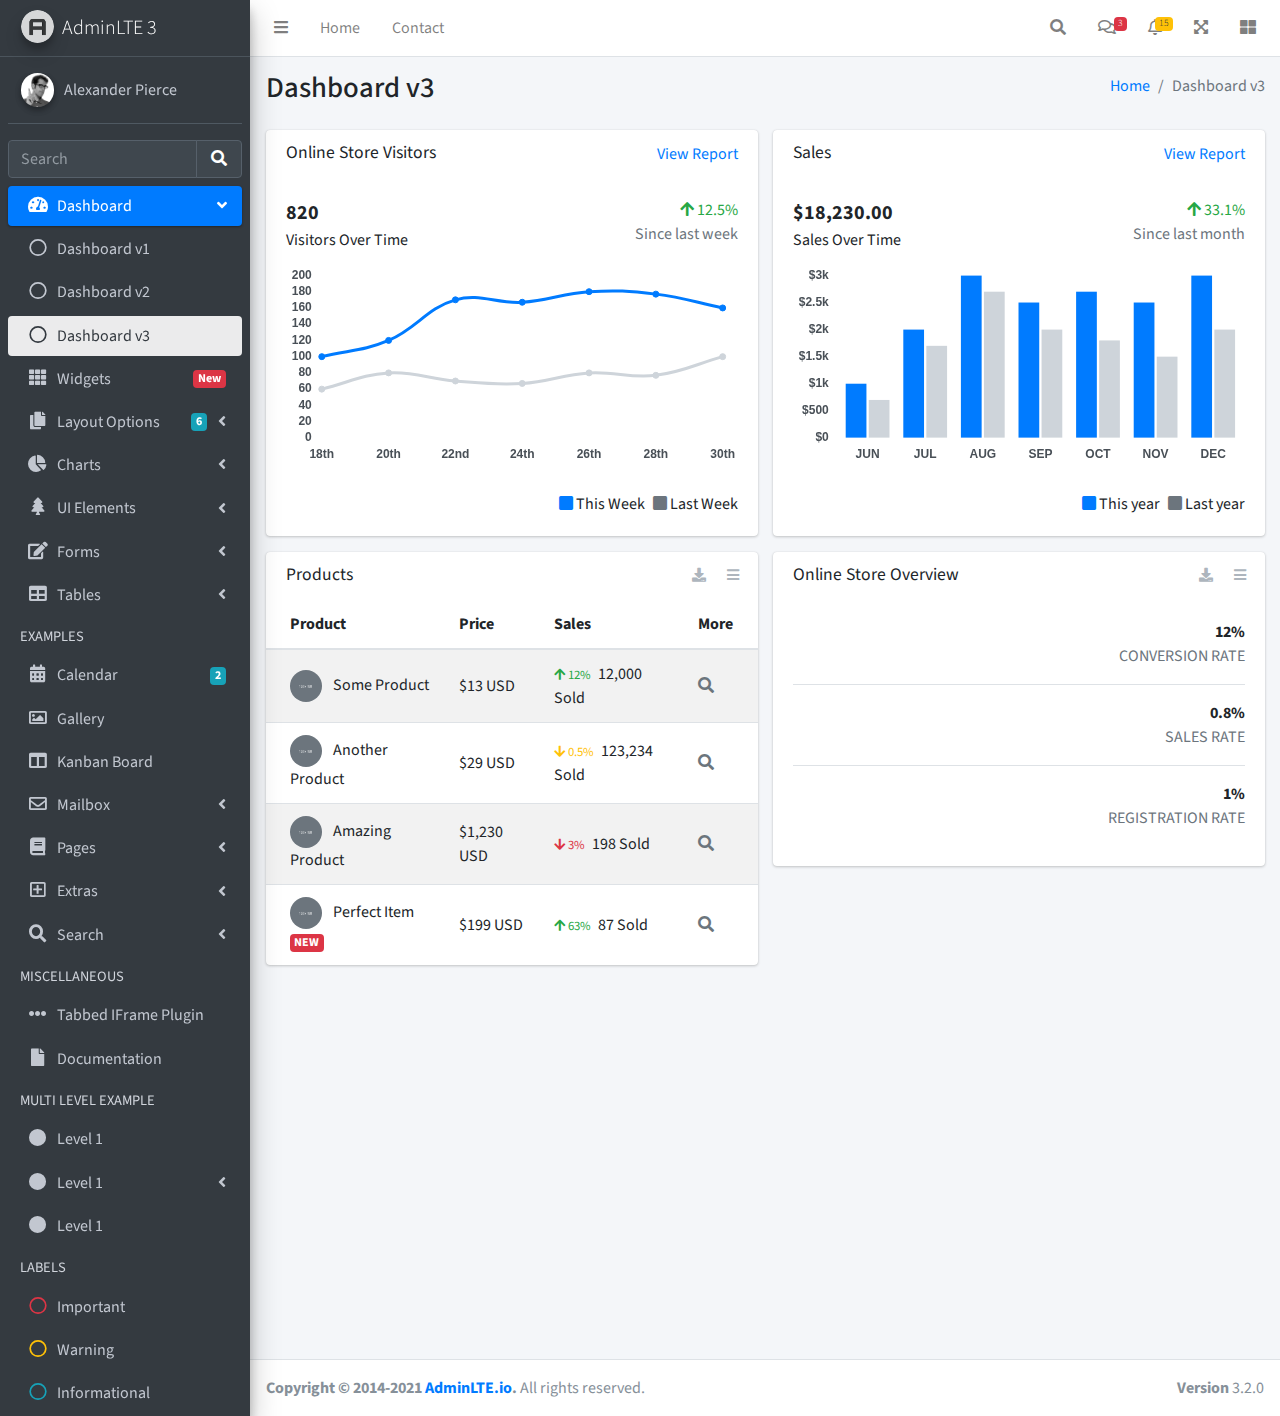
<file: static/index3.html>
<!DOCTYPE html>
<html lang="en">
<head>
  <meta charset="utf-8">
  <meta name="viewport" content="width=device-width, initial-scale=1">
  <title>AdminLTE 3 | Dashboard 3</title>

  <!-- Google Font: Source Sans Pro -->
  <link rel="stylesheet" href="https://fonts.googleapis.com/css?family=Source+Sans+Pro:300,400,400i,700&display=fallback">
  <!-- Font Awesome Icons -->
  <link rel="stylesheet" href="plugins/fontawesome-free/css/all.min.css">
  <!-- IonIcons -->
  <link rel="stylesheet" href="https://code.ionicframework.com/ionicons/2.0.1/css/ionicons.min.css">
  <!-- Theme style -->
  <link rel="stylesheet" href="dist/css/adminlte.min.css">
</head>
<!--
`body` tag options:

  Apply one or more of the following classes to to the body tag
  to get the desired effect

  * sidebar-collapse
  * sidebar-mini
-->
<body class="hold-transition sidebar-mini">
<div class="wrapper">
  <!-- Navbar -->
  <nav class="main-header navbar navbar-expand navbar-white navbar-light">
    <!-- Left navbar links -->
    <ul class="navbar-nav">
      <li class="nav-item">
        <a class="nav-link" data-widget="pushmenu" href="#" role="button"><i class="fas fa-bars"></i></a>
      </li>
      <li class="nav-item d-none d-sm-inline-block">
        <a href="index3.html" class="nav-link">Home</a>
      </li>
      <li class="nav-item d-none d-sm-inline-block">
        <a href="#" class="nav-link">Contact</a>
      </li>
    </ul>

    <!-- Right navbar links -->
    <ul class="navbar-nav ml-auto">
      <!-- Navbar Search -->
      <li class="nav-item">
        <a class="nav-link" data-widget="navbar-search" href="#" role="button">
          <i class="fas fa-search"></i>
        </a>
        <div class="navbar-search-block">
          <form class="form-inline">
            <div class="input-group input-group-sm">
              <input class="form-control form-control-navbar" type="search" placeholder="Search" aria-label="Search">
              <div class="input-group-append">
                <button class="btn btn-navbar" type="submit">
                  <i class="fas fa-search"></i>
                </button>
                <button class="btn btn-navbar" type="button" data-widget="navbar-search">
                  <i class="fas fa-times"></i>
                </button>
              </div>
            </div>
          </form>
        </div>
      </li>

      <!-- Messages Dropdown Menu -->
      <li class="nav-item dropdown">
        <a class="nav-link" data-toggle="dropdown" href="#">
          <i class="far fa-comments"></i>
          <span class="badge badge-danger navbar-badge">3</span>
        </a>
        <div class="dropdown-menu dropdown-menu-lg dropdown-menu-right">
          <a href="#" class="dropdown-item">
            <!-- Message Start -->
            <div class="media">
              <img src="dist/img/user1-128x128.jpg" alt="User Avatar" class="img-size-50 mr-3 img-circle">
              <div class="media-body">
                <h3 class="dropdown-item-title">
                  Brad Diesel
                  <span class="float-right text-sm text-danger"><i class="fas fa-star"></i></span>
                </h3>
                <p class="text-sm">Call me whenever you can...</p>
                <p class="text-sm text-muted"><i class="far fa-clock mr-1"></i> 4 Hours Ago</p>
              </div>
            </div>
            <!-- Message End -->
          </a>
          <div class="dropdown-divider"></div>
          <a href="#" class="dropdown-item">
            <!-- Message Start -->
            <div class="media">
              <img src="dist/img/user8-128x128.jpg" alt="User Avatar" class="img-size-50 img-circle mr-3">
              <div class="media-body">
                <h3 class="dropdown-item-title">
                  John Pierce
                  <span class="float-right text-sm text-muted"><i class="fas fa-star"></i></span>
                </h3>
                <p class="text-sm">I got your message bro</p>
                <p class="text-sm text-muted"><i class="far fa-clock mr-1"></i> 4 Hours Ago</p>
              </div>
            </div>
            <!-- Message End -->
          </a>
          <div class="dropdown-divider"></div>
          <a href="#" class="dropdown-item">
            <!-- Message Start -->
            <div class="media">
              <img src="dist/img/user3-128x128.jpg" alt="User Avatar" class="img-size-50 img-circle mr-3">
              <div class="media-body">
                <h3 class="dropdown-item-title">
                  Nora Silvester
                  <span class="float-right text-sm text-warning"><i class="fas fa-star"></i></span>
                </h3>
                <p class="text-sm">The subject goes here</p>
                <p class="text-sm text-muted"><i class="far fa-clock mr-1"></i> 4 Hours Ago</p>
              </div>
            </div>
            <!-- Message End -->
          </a>
          <div class="dropdown-divider"></div>
          <a href="#" class="dropdown-item dropdown-footer">See All Messages</a>
        </div>
      </li>
      <!-- Notifications Dropdown Menu -->
      <li class="nav-item dropdown">
        <a class="nav-link" data-toggle="dropdown" href="#">
          <i class="far fa-bell"></i>
          <span class="badge badge-warning navbar-badge">15</span>
        </a>
        <div class="dropdown-menu dropdown-menu-lg dropdown-menu-right">
          <span class="dropdown-item dropdown-header">15 Notifications</span>
          <div class="dropdown-divider"></div>
          <a href="#" class="dropdown-item">
            <i class="fas fa-envelope mr-2"></i> 4 new messages
            <span class="float-right text-muted text-sm">3 mins</span>
          </a>
          <div class="dropdown-divider"></div>
          <a href="#" class="dropdown-item">
            <i class="fas fa-users mr-2"></i> 8 friend requests
            <span class="float-right text-muted text-sm">12 hours</span>
          </a>
          <div class="dropdown-divider"></div>
          <a href="#" class="dropdown-item">
            <i class="fas fa-file mr-2"></i> 3 new reports
            <span class="float-right text-muted text-sm">2 days</span>
          </a>
          <div class="dropdown-divider"></div>
          <a href="#" class="dropdown-item dropdown-footer">See All Notifications</a>
        </div>
      </li>
      <li class="nav-item">
        <a class="nav-link" data-widget="fullscreen" href="#" role="button">
          <i class="fas fa-expand-arrows-alt"></i>
        </a>
      </li>
      <li class="nav-item">
        <a class="nav-link" data-widget="control-sidebar" data-slide="true" href="#" role="button">
          <i class="fas fa-th-large"></i>
        </a>
      </li>
    </ul>
  </nav>
  <!-- /.navbar -->

  <!-- Main Sidebar Container -->
  <aside class="main-sidebar sidebar-dark-primary elevation-4">
    <!-- Brand Logo -->
    <a href="index3.html" class="brand-link">
      <img src="dist/img/AdminLTELogo.png" alt="AdminLTE Logo" class="brand-image img-circle elevation-3" style="opacity: .8">
      <span class="brand-text font-weight-light">AdminLTE 3</span>
    </a>

    <!-- Sidebar -->
    <div class="sidebar">
      <!-- Sidebar user panel (optional) -->
      <div class="user-panel mt-3 pb-3 mb-3 d-flex">
        <div class="image">
          <img src="dist/img/user2-160x160.jpg" class="img-circle elevation-2" alt="User Image">
        </div>
        <div class="info">
          <a href="#" class="d-block">Alexander Pierce</a>
        </div>
      </div>

      <!-- SidebarSearch Form -->
      <div class="form-inline">
        <div class="input-group" data-widget="sidebar-search">
          <input class="form-control form-control-sidebar" type="search" placeholder="Search" aria-label="Search">
          <div class="input-group-append">
            <button class="btn btn-sidebar">
              <i class="fas fa-search fa-fw"></i>
            </button>
          </div>
        </div>
      </div>

      <!-- Sidebar Menu -->
      <nav class="mt-2">
        <ul class="nav nav-pills nav-sidebar flex-column" data-widget="treeview" role="menu" data-accordion="false">
          <!-- Add icons to the links using the .nav-icon class
               with font-awesome or any other icon font library -->
          <li class="nav-item menu-open">
            <a href="#" class="nav-link active">
              <i class="nav-icon fas fa-tachometer-alt"></i>
              <p>
                Dashboard
                <i class="right fas fa-angle-left"></i>
              </p>
            </a>
            <ul class="nav nav-treeview">
              <li class="nav-item">
                <a href="./index.html" class="nav-link">
                  <i class="far fa-circle nav-icon"></i>
                  <p>Dashboard v1</p>
                </a>
              </li>
              <li class="nav-item">
                <a href="./index2.html" class="nav-link">
                  <i class="far fa-circle nav-icon"></i>
                  <p>Dashboard v2</p>
                </a>
              </li>
              <li class="nav-item">
                <a href="./index3.html" class="nav-link active">
                  <i class="far fa-circle nav-icon"></i>
                  <p>Dashboard v3</p>
                </a>
              </li>
            </ul>
          </li>
          <li class="nav-item">
            <a href="pages/widgets.html" class="nav-link">
              <i class="nav-icon fas fa-th"></i>
              <p>
                Widgets
                <span class="right badge badge-danger">New</span>
              </p>
            </a>
          </li>
          <li class="nav-item">
            <a href="#" class="nav-link">
              <i class="nav-icon fas fa-copy"></i>
              <p>
                Layout Options
                <i class="fas fa-angle-left right"></i>
                <span class="badge badge-info right">6</span>
              </p>
            </a>
            <ul class="nav nav-treeview">
              <li class="nav-item">
                <a href="pages/layout/top-nav.html" class="nav-link">
                  <i class="far fa-circle nav-icon"></i>
                  <p>Top Navigation</p>
                </a>
              </li>
              <li class="nav-item">
                <a href="pages/layout/top-nav-sidebar.html" class="nav-link">
                  <i class="far fa-circle nav-icon"></i>
                  <p>Top Navigation + Sidebar</p>
                </a>
              </li>
              <li class="nav-item">
                <a href="pages/layout/boxed.html" class="nav-link">
                  <i class="far fa-circle nav-icon"></i>
                  <p>Boxed</p>
                </a>
              </li>
              <li class="nav-item">
                <a href="pages/layout/fixed-sidebar.html" class="nav-link">
                  <i class="far fa-circle nav-icon"></i>
                  <p>Fixed Sidebar</p>
                </a>
              </li>
              <li class="nav-item">
                <a href="pages/layout/fixed-sidebar-custom.html" class="nav-link">
                  <i class="far fa-circle nav-icon"></i>
                  <p>Fixed Sidebar <small>+ Custom Area</small></p>
                </a>
              </li>
              <li class="nav-item">
                <a href="pages/layout/fixed-topnav.html" class="nav-link">
                  <i class="far fa-circle nav-icon"></i>
                  <p>Fixed Navbar</p>
                </a>
              </li>
              <li class="nav-item">
                <a href="pages/layout/fixed-footer.html" class="nav-link">
                  <i class="far fa-circle nav-icon"></i>
                  <p>Fixed Footer</p>
                </a>
              </li>
              <li class="nav-item">
                <a href="pages/layout/collapsed-sidebar.html" class="nav-link">
                  <i class="far fa-circle nav-icon"></i>
                  <p>Collapsed Sidebar</p>
                </a>
              </li>
            </ul>
          </li>
          <li class="nav-item">
            <a href="#" class="nav-link">
              <i class="nav-icon fas fa-chart-pie"></i>
              <p>
                Charts
                <i class="right fas fa-angle-left"></i>
              </p>
            </a>
            <ul class="nav nav-treeview">
              <li class="nav-item">
                <a href="pages/charts/chartjs.html" class="nav-link">
                  <i class="far fa-circle nav-icon"></i>
                  <p>ChartJS</p>
                </a>
              </li>
              <li class="nav-item">
                <a href="pages/charts/flot.html" class="nav-link">
                  <i class="far fa-circle nav-icon"></i>
                  <p>Flot</p>
                </a>
              </li>
              <li class="nav-item">
                <a href="pages/charts/inline.html" class="nav-link">
                  <i class="far fa-circle nav-icon"></i>
                  <p>Inline</p>
                </a>
              </li>
              <li class="nav-item">
                <a href="pages/charts/uplot.html" class="nav-link">
                  <i class="far fa-circle nav-icon"></i>
                  <p>uPlot</p>
                </a>
              </li>
            </ul>
          </li>
          <li class="nav-item">
            <a href="#" class="nav-link">
              <i class="nav-icon fas fa-tree"></i>
              <p>
                UI Elements
                <i class="fas fa-angle-left right"></i>
              </p>
            </a>
            <ul class="nav nav-treeview">
              <li class="nav-item">
                <a href="pages/UI/general.html" class="nav-link">
                  <i class="far fa-circle nav-icon"></i>
                  <p>General</p>
                </a>
              </li>
              <li class="nav-item">
                <a href="pages/UI/icons.html" class="nav-link">
                  <i class="far fa-circle nav-icon"></i>
                  <p>Icons</p>
                </a>
              </li>
              <li class="nav-item">
                <a href="pages/UI/buttons.html" class="nav-link">
                  <i class="far fa-circle nav-icon"></i>
                  <p>Buttons</p>
                </a>
              </li>
              <li class="nav-item">
                <a href="pages/UI/sliders.html" class="nav-link">
                  <i class="far fa-circle nav-icon"></i>
                  <p>Sliders</p>
                </a>
              </li>
              <li class="nav-item">
                <a href="pages/UI/modals.html" class="nav-link">
                  <i class="far fa-circle nav-icon"></i>
                  <p>Modals & Alerts</p>
                </a>
              </li>
              <li class="nav-item">
                <a href="pages/UI/navbar.html" class="nav-link">
                  <i class="far fa-circle nav-icon"></i>
                  <p>Navbar & Tabs</p>
                </a>
              </li>
              <li class="nav-item">
                <a href="pages/UI/timeline.html" class="nav-link">
                  <i class="far fa-circle nav-icon"></i>
                  <p>Timeline</p>
                </a>
              </li>
              <li class="nav-item">
                <a href="pages/UI/ribbons.html" class="nav-link">
                  <i class="far fa-circle nav-icon"></i>
                  <p>Ribbons</p>
                </a>
              </li>
            </ul>
          </li>
          <li class="nav-item">
            <a href="#" class="nav-link">
              <i class="nav-icon fas fa-edit"></i>
              <p>
                Forms
                <i class="fas fa-angle-left right"></i>
              </p>
            </a>
            <ul class="nav nav-treeview">
              <li class="nav-item">
                <a href="pages/forms/general.html" class="nav-link">
                  <i class="far fa-circle nav-icon"></i>
                  <p>General Elements</p>
                </a>
              </li>
              <li class="nav-item">
                <a href="pages/forms/advanced.html" class="nav-link">
                  <i class="far fa-circle nav-icon"></i>
                  <p>Advanced Elements</p>
                </a>
              </li>
              <li class="nav-item">
                <a href="pages/forms/editors.html" class="nav-link">
                  <i class="far fa-circle nav-icon"></i>
                  <p>Editors</p>
                </a>
              </li>
              <li class="nav-item">
                <a href="pages/forms/validation.html" class="nav-link">
                  <i class="far fa-circle nav-icon"></i>
                  <p>Validation</p>
                </a>
              </li>
            </ul>
          </li>
          <li class="nav-item">
            <a href="#" class="nav-link">
              <i class="nav-icon fas fa-table"></i>
              <p>
                Tables
                <i class="fas fa-angle-left right"></i>
              </p>
            </a>
            <ul class="nav nav-treeview">
              <li class="nav-item">
                <a href="pages/tables/simple.html" class="nav-link">
                  <i class="far fa-circle nav-icon"></i>
                  <p>Simple Tables</p>
                </a>
              </li>
              <li class="nav-item">
                <a href="pages/tables/data.html" class="nav-link">
                  <i class="far fa-circle nav-icon"></i>
                  <p>DataTables</p>
                </a>
              </li>
              <li class="nav-item">
                <a href="pages/tables/jsgrid.html" class="nav-link">
                  <i class="far fa-circle nav-icon"></i>
                  <p>jsGrid</p>
                </a>
              </li>
            </ul>
          </li>
          <li class="nav-header">EXAMPLES</li>
          <li class="nav-item">
            <a href="pages/calendar.html" class="nav-link">
              <i class="nav-icon fas fa-calendar-alt"></i>
              <p>
                Calendar
                <span class="badge badge-info right">2</span>
              </p>
            </a>
          </li>
          <li class="nav-item">
            <a href="pages/gallery.html" class="nav-link">
              <i class="nav-icon far fa-image"></i>
              <p>
                Gallery
              </p>
            </a>
          </li>
          <li class="nav-item">
            <a href="pages/kanban.html" class="nav-link">
              <i class="nav-icon fas fa-columns"></i>
              <p>
                Kanban Board
              </p>
            </a>
          </li>
          <li class="nav-item">
            <a href="#" class="nav-link">
              <i class="nav-icon far fa-envelope"></i>
              <p>
                Mailbox
                <i class="fas fa-angle-left right"></i>
              </p>
            </a>
            <ul class="nav nav-treeview">
              <li class="nav-item">
                <a href="pages/mailbox/mailbox.html" class="nav-link">
                  <i class="far fa-circle nav-icon"></i>
                  <p>Inbox</p>
                </a>
              </li>
              <li class="nav-item">
                <a href="pages/mailbox/compose.html" class="nav-link">
                  <i class="far fa-circle nav-icon"></i>
                  <p>Compose</p>
                </a>
              </li>
              <li class="nav-item">
                <a href="pages/mailbox/read-mail.html" class="nav-link">
                  <i class="far fa-circle nav-icon"></i>
                  <p>Read</p>
                </a>
              </li>
            </ul>
          </li>
          <li class="nav-item">
            <a href="#" class="nav-link">
              <i class="nav-icon fas fa-book"></i>
              <p>
                Pages
                <i class="fas fa-angle-left right"></i>
              </p>
            </a>
            <ul class="nav nav-treeview">
              <li class="nav-item">
                <a href="pages/examples/invoice.html" class="nav-link">
                  <i class="far fa-circle nav-icon"></i>
                  <p>Invoice</p>
                </a>
              </li>
              <li class="nav-item">
                <a href="pages/examples/profile.html" class="nav-link">
                  <i class="far fa-circle nav-icon"></i>
                  <p>Profile</p>
                </a>
              </li>
              <li class="nav-item">
                <a href="pages/examples/e-commerce.html" class="nav-link">
                  <i class="far fa-circle nav-icon"></i>
                  <p>E-commerce</p>
                </a>
              </li>
              <li class="nav-item">
                <a href="pages/examples/projects.html" class="nav-link">
                  <i class="far fa-circle nav-icon"></i>
                  <p>Projects</p>
                </a>
              </li>
              <li class="nav-item">
                <a href="pages/examples/project-add.html" class="nav-link">
                  <i class="far fa-circle nav-icon"></i>
                  <p>Project Add</p>
                </a>
              </li>
              <li class="nav-item">
                <a href="pages/examples/project-edit.html" class="nav-link">
                  <i class="far fa-circle nav-icon"></i>
                  <p>Project Edit</p>
                </a>
              </li>
              <li class="nav-item">
                <a href="pages/examples/project-detail.html" class="nav-link">
                  <i class="far fa-circle nav-icon"></i>
                  <p>Project Detail</p>
                </a>
              </li>
              <li class="nav-item">
                <a href="pages/examples/contacts.html" class="nav-link">
                  <i class="far fa-circle nav-icon"></i>
                  <p>Contacts</p>
                </a>
              </li>
              <li class="nav-item">
                <a href="pages/examples/faq.html" class="nav-link">
                  <i class="far fa-circle nav-icon"></i>
                  <p>FAQ</p>
                </a>
              </li>
              <li class="nav-item">
                <a href="pages/examples/contact-us.html" class="nav-link">
                  <i class="far fa-circle nav-icon"></i>
                  <p>Contact us</p>
                </a>
              </li>
            </ul>
          </li>
          <li class="nav-item">
            <a href="#" class="nav-link">
              <i class="nav-icon far fa-plus-square"></i>
              <p>
                Extras
                <i class="fas fa-angle-left right"></i>
              </p>
            </a>
            <ul class="nav nav-treeview">
              <li class="nav-item">
                <a href="#" class="nav-link">
                  <i class="far fa-circle nav-icon"></i>
                  <p>
                    Login & Register v1
                    <i class="fas fa-angle-left right"></i>
                  </p>
                </a>
                <ul class="nav nav-treeview">
                  <li class="nav-item">
                    <a href="pages/examples/login.html" class="nav-link">
                      <i class="far fa-circle nav-icon"></i>
                      <p>Login v1</p>
                    </a>
                  </li>
                  <li class="nav-item">
                    <a href="pages/examples/register.html" class="nav-link">
                      <i class="far fa-circle nav-icon"></i>
                      <p>Register v1</p>
                    </a>
                  </li>
                  <li class="nav-item">
                    <a href="pages/examples/forgot-password.html" class="nav-link">
                      <i class="far fa-circle nav-icon"></i>
                      <p>Forgot Password v1</p>
                    </a>
                  </li>
                  <li class="nav-item">
                    <a href="pages/examples/recover-password.html" class="nav-link">
                      <i class="far fa-circle nav-icon"></i>
                      <p>Recover Password v1</p>
                    </a>
                  </li>
                </ul>
              </li>
              <li class="nav-item">
                <a href="#" class="nav-link">
                  <i class="far fa-circle nav-icon"></i>
                  <p>
                    Login & Register v2
                    <i class="fas fa-angle-left right"></i>
                  </p>
                </a>
                <ul class="nav nav-treeview">
                  <li class="nav-item">
                    <a href="pages/examples/login-v2.html" class="nav-link">
                      <i class="far fa-circle nav-icon"></i>
                      <p>Login v2</p>
                    </a>
                  </li>
                  <li class="nav-item">
                    <a href="pages/examples/register-v2.html" class="nav-link">
                      <i class="far fa-circle nav-icon"></i>
                      <p>Register v2</p>
                    </a>
                  </li>
                  <li class="nav-item">
                    <a href="pages/examples/forgot-password-v2.html" class="nav-link">
                      <i class="far fa-circle nav-icon"></i>
                      <p>Forgot Password v2</p>
                    </a>
                  </li>
                  <li class="nav-item">
                    <a href="pages/examples/recover-password-v2.html" class="nav-link">
                      <i class="far fa-circle nav-icon"></i>
                      <p>Recover Password v2</p>
                    </a>
                  </li>
                </ul>
              </li>
              <li class="nav-item">
                <a href="pages/examples/lockscreen.html" class="nav-link">
                  <i class="far fa-circle nav-icon"></i>
                  <p>Lockscreen</p>
                </a>
              </li>
              <li class="nav-item">
                <a href="pages/examples/legacy-user-menu.html" class="nav-link">
                  <i class="far fa-circle nav-icon"></i>
                  <p>Legacy User Menu</p>
                </a>
              </li>
              <li class="nav-item">
                <a href="pages/examples/language-menu.html" class="nav-link">
                  <i class="far fa-circle nav-icon"></i>
                  <p>Language Menu</p>
                </a>
              </li>
              <li class="nav-item">
                <a href="pages/examples/404.html" class="nav-link">
                  <i class="far fa-circle nav-icon"></i>
                  <p>Error 404</p>
                </a>
              </li>
              <li class="nav-item">
                <a href="pages/examples/500.html" class="nav-link">
                  <i class="far fa-circle nav-icon"></i>
                  <p>Error 500</p>
                </a>
              </li>
              <li class="nav-item">
                <a href="pages/examples/pace.html" class="nav-link">
                  <i class="far fa-circle nav-icon"></i>
                  <p>Pace</p>
                </a>
              </li>
              <li class="nav-item">
                <a href="pages/examples/blank.html" class="nav-link">
                  <i class="far fa-circle nav-icon"></i>
                  <p>Blank Page</p>
                </a>
              </li>
              <li class="nav-item">
                <a href="starter.html" class="nav-link">
                  <i class="far fa-circle nav-icon"></i>
                  <p>Starter Page</p>
                </a>
              </li>
            </ul>
          </li>
          <li class="nav-item">
            <a href="#" class="nav-link">
              <i class="nav-icon fas fa-search"></i>
              <p>
                Search
                <i class="fas fa-angle-left right"></i>
              </p>
            </a>
            <ul class="nav nav-treeview">
              <li class="nav-item">
                <a href="pages/search/simple.html" class="nav-link">
                  <i class="far fa-circle nav-icon"></i>
                  <p>Simple Search</p>
                </a>
              </li>
              <li class="nav-item">
                <a href="pages/search/enhanced.html" class="nav-link">
                  <i class="far fa-circle nav-icon"></i>
                  <p>Enhanced</p>
                </a>
              </li>
            </ul>
          </li>
          <li class="nav-header">MISCELLANEOUS</li>
          <li class="nav-item">
            <a href="iframe.html" class="nav-link">
              <i class="nav-icon fas fa-ellipsis-h"></i>
              <p>Tabbed IFrame Plugin</p>
            </a>
          </li>
          <li class="nav-item">
            <a href="https://adminlte.io/docs/3.1/" class="nav-link">
              <i class="nav-icon fas fa-file"></i>
              <p>Documentation</p>
            </a>
          </li>
          <li class="nav-header">MULTI LEVEL EXAMPLE</li>
          <li class="nav-item">
            <a href="#" class="nav-link">
              <i class="fas fa-circle nav-icon"></i>
              <p>Level 1</p>
            </a>
          </li>
          <li class="nav-item">
            <a href="#" class="nav-link">
              <i class="nav-icon fas fa-circle"></i>
              <p>
                Level 1
                <i class="right fas fa-angle-left"></i>
              </p>
            </a>
            <ul class="nav nav-treeview">
              <li class="nav-item">
                <a href="#" class="nav-link">
                  <i class="far fa-circle nav-icon"></i>
                  <p>Level 2</p>
                </a>
              </li>
              <li class="nav-item">
                <a href="#" class="nav-link">
                  <i class="far fa-circle nav-icon"></i>
                  <p>
                    Level 2
                    <i class="right fas fa-angle-left"></i>
                  </p>
                </a>
                <ul class="nav nav-treeview">
                  <li class="nav-item">
                    <a href="#" class="nav-link">
                      <i class="far fa-dot-circle nav-icon"></i>
                      <p>Level 3</p>
                    </a>
                  </li>
                  <li class="nav-item">
                    <a href="#" class="nav-link">
                      <i class="far fa-dot-circle nav-icon"></i>
                      <p>Level 3</p>
                    </a>
                  </li>
                  <li class="nav-item">
                    <a href="#" class="nav-link">
                      <i class="far fa-dot-circle nav-icon"></i>
                      <p>Level 3</p>
                    </a>
                  </li>
                </ul>
              </li>
              <li class="nav-item">
                <a href="#" class="nav-link">
                  <i class="far fa-circle nav-icon"></i>
                  <p>Level 2</p>
                </a>
              </li>
            </ul>
          </li>
          <li class="nav-item">
            <a href="#" class="nav-link">
              <i class="fas fa-circle nav-icon"></i>
              <p>Level 1</p>
            </a>
          </li>
          <li class="nav-header">LABELS</li>
          <li class="nav-item">
            <a href="#" class="nav-link">
              <i class="nav-icon far fa-circle text-danger"></i>
              <p class="text">Important</p>
            </a>
          </li>
          <li class="nav-item">
            <a href="#" class="nav-link">
              <i class="nav-icon far fa-circle text-warning"></i>
              <p>Warning</p>
            </a>
          </li>
          <li class="nav-item">
            <a href="#" class="nav-link">
              <i class="nav-icon far fa-circle text-info"></i>
              <p>Informational</p>
            </a>
          </li>
        </ul>
      </nav>
      <!-- /.sidebar-menu -->
    </div>
    <!-- /.sidebar -->
  </aside>

  <!-- Content Wrapper. Contains page content -->
  <div class="content-wrapper">
    <!-- Content Header (Page header) -->
    <div class="content-header">
      <div class="container-fluid">
        <div class="row mb-2">
          <div class="col-sm-6">
            <h1 class="m-0">Dashboard v3</h1>
          </div><!-- /.col -->
          <div class="col-sm-6">
            <ol class="breadcrumb float-sm-right">
              <li class="breadcrumb-item"><a href="#">Home</a></li>
              <li class="breadcrumb-item active">Dashboard v3</li>
            </ol>
          </div><!-- /.col -->
        </div><!-- /.row -->
      </div><!-- /.container-fluid -->
    </div>
    <!-- /.content-header -->

    <!-- Main content -->
    <div class="content">
      <div class="container-fluid">
        <div class="row">
          <div class="col-lg-6">
            <div class="card">
              <div class="card-header border-0">
                <div class="d-flex justify-content-between">
                  <h3 class="card-title">Online Store Visitors</h3>
                  <a href="javascript:void(0);">View Report</a>
                </div>
              </div>
              <div class="card-body">
                <div class="d-flex">
                  <p class="d-flex flex-column">
                    <span class="text-bold text-lg">820</span>
                    <span>Visitors Over Time</span>
                  </p>
                  <p class="ml-auto d-flex flex-column text-right">
                    <span class="text-success">
                      <i class="fas fa-arrow-up"></i> 12.5%
                    </span>
                    <span class="text-muted">Since last week</span>
                  </p>
                </div>
                <!-- /.d-flex -->

                <div class="position-relative mb-4">
                  <canvas id="visitors-chart" height="200"></canvas>
                </div>

                <div class="d-flex flex-row justify-content-end">
                  <span class="mr-2">
                    <i class="fas fa-square text-primary"></i> This Week
                  </span>

                  <span>
                    <i class="fas fa-square text-gray"></i> Last Week
                  </span>
                </div>
              </div>
            </div>
            <!-- /.card -->

            <div class="card">
              <div class="card-header border-0">
                <h3 class="card-title">Products</h3>
                <div class="card-tools">
                  <a href="#" class="btn btn-tool btn-sm">
                    <i class="fas fa-download"></i>
                  </a>
                  <a href="#" class="btn btn-tool btn-sm">
                    <i class="fas fa-bars"></i>
                  </a>
                </div>
              </div>
              <div class="card-body table-responsive p-0">
                <table class="table table-striped table-valign-middle">
                  <thead>
                  <tr>
                    <th>Product</th>
                    <th>Price</th>
                    <th>Sales</th>
                    <th>More</th>
                  </tr>
                  </thead>
                  <tbody>
                  <tr>
                    <td>
                      <img src="dist/img/default-150x150.png" alt="Product 1" class="img-circle img-size-32 mr-2">
                      Some Product
                    </td>
                    <td>$13 USD</td>
                    <td>
                      <small class="text-success mr-1">
                        <i class="fas fa-arrow-up"></i>
                        12%
                      </small>
                      12,000 Sold
                    </td>
                    <td>
                      <a href="#" class="text-muted">
                        <i class="fas fa-search"></i>
                      </a>
                    </td>
                  </tr>
                  <tr>
                    <td>
                      <img src="dist/img/default-150x150.png" alt="Product 1" class="img-circle img-size-32 mr-2">
                      Another Product
                    </td>
                    <td>$29 USD</td>
                    <td>
                      <small class="text-warning mr-1">
                        <i class="fas fa-arrow-down"></i>
                        0.5%
                      </small>
                      123,234 Sold
                    </td>
                    <td>
                      <a href="#" class="text-muted">
                        <i class="fas fa-search"></i>
                      </a>
                    </td>
                  </tr>
                  <tr>
                    <td>
                      <img src="dist/img/default-150x150.png" alt="Product 1" class="img-circle img-size-32 mr-2">
                      Amazing Product
                    </td>
                    <td>$1,230 USD</td>
                    <td>
                      <small class="text-danger mr-1">
                        <i class="fas fa-arrow-down"></i>
                        3%
                      </small>
                      198 Sold
                    </td>
                    <td>
                      <a href="#" class="text-muted">
                        <i class="fas fa-search"></i>
                      </a>
                    </td>
                  </tr>
                  <tr>
                    <td>
                      <img src="dist/img/default-150x150.png" alt="Product 1" class="img-circle img-size-32 mr-2">
                      Perfect Item
                      <span class="badge bg-danger">NEW</span>
                    </td>
                    <td>$199 USD</td>
                    <td>
                      <small class="text-success mr-1">
                        <i class="fas fa-arrow-up"></i>
                        63%
                      </small>
                      87 Sold
                    </td>
                    <td>
                      <a href="#" class="text-muted">
                        <i class="fas fa-search"></i>
                      </a>
                    </td>
                  </tr>
                  </tbody>
                </table>
              </div>
            </div>
            <!-- /.card -->
          </div>
          <!-- /.col-md-6 -->
          <div class="col-lg-6">
            <div class="card">
              <div class="card-header border-0">
                <div class="d-flex justify-content-between">
                  <h3 class="card-title">Sales</h3>
                  <a href="javascript:void(0);">View Report</a>
                </div>
              </div>
              <div class="card-body">
                <div class="d-flex">
                  <p class="d-flex flex-column">
                    <span class="text-bold text-lg">$18,230.00</span>
                    <span>Sales Over Time</span>
                  </p>
                  <p class="ml-auto d-flex flex-column text-right">
                    <span class="text-success">
                      <i class="fas fa-arrow-up"></i> 33.1%
                    </span>
                    <span class="text-muted">Since last month</span>
                  </p>
                </div>
                <!-- /.d-flex -->

                <div class="position-relative mb-4">
                  <canvas id="sales-chart" height="200"></canvas>
                </div>

                <div class="d-flex flex-row justify-content-end">
                  <span class="mr-2">
                    <i class="fas fa-square text-primary"></i> This year
                  </span>

                  <span>
                    <i class="fas fa-square text-gray"></i> Last year
                  </span>
                </div>
              </div>
            </div>
            <!-- /.card -->

            <div class="card">
              <div class="card-header border-0">
                <h3 class="card-title">Online Store Overview</h3>
                <div class="card-tools">
                  <a href="#" class="btn btn-sm btn-tool">
                    <i class="fas fa-download"></i>
                  </a>
                  <a href="#" class="btn btn-sm btn-tool">
                    <i class="fas fa-bars"></i>
                  </a>
                </div>
              </div>
              <div class="card-body">
                <div class="d-flex justify-content-between align-items-center border-bottom mb-3">
                  <p class="text-success text-xl">
                    <i class="ion ion-ios-refresh-empty"></i>
                  </p>
                  <p class="d-flex flex-column text-right">
                    <span class="font-weight-bold">
                      <i class="ion ion-android-arrow-up text-success"></i> 12%
                    </span>
                    <span class="text-muted">CONVERSION RATE</span>
                  </p>
                </div>
                <!-- /.d-flex -->
                <div class="d-flex justify-content-between align-items-center border-bottom mb-3">
                  <p class="text-warning text-xl">
                    <i class="ion ion-ios-cart-outline"></i>
                  </p>
                  <p class="d-flex flex-column text-right">
                    <span class="font-weight-bold">
                      <i class="ion ion-android-arrow-up text-warning"></i> 0.8%
                    </span>
                    <span class="text-muted">SALES RATE</span>
                  </p>
                </div>
                <!-- /.d-flex -->
                <div class="d-flex justify-content-between align-items-center mb-0">
                  <p class="text-danger text-xl">
                    <i class="ion ion-ios-people-outline"></i>
                  </p>
                  <p class="d-flex flex-column text-right">
                    <span class="font-weight-bold">
                      <i class="ion ion-android-arrow-down text-danger"></i> 1%
                    </span>
                    <span class="text-muted">REGISTRATION RATE</span>
                  </p>
                </div>
                <!-- /.d-flex -->
              </div>
            </div>
          </div>
          <!-- /.col-md-6 -->
        </div>
        <!-- /.row -->
      </div>
      <!-- /.container-fluid -->
    </div>
    <!-- /.content -->
  </div>
  <!-- /.content-wrapper -->

  <!-- Control Sidebar -->
  <aside class="control-sidebar control-sidebar-dark">
    <!-- Control sidebar content goes here -->
  </aside>
  <!-- /.control-sidebar -->

  <!-- Main Footer -->
  <footer class="main-footer">
    <strong>Copyright &copy; 2014-2021 <a href="https://adminlte.io">AdminLTE.io</a>.</strong>
    All rights reserved.
    <div class="float-right d-none d-sm-inline-block">
      <b>Version</b> 3.2.0
    </div>
  </footer>
</div>
<!-- ./wrapper -->

<!-- REQUIRED SCRIPTS -->

<!-- jQuery -->
<script src="plugins/jquery/jquery.min.js"></script>
<!-- Bootstrap -->
<script src="plugins/bootstrap/js/bootstrap.bundle.min.js"></script>
<!-- AdminLTE -->
<script src="dist/js/adminlte.js"></script>

<!-- OPTIONAL SCRIPTS -->
<script src="plugins/chart.js/Chart.min.js"></script>
<!-- AdminLTE for demo purposes -->
<script src="dist/js/demo.js"></script>
<!-- AdminLTE dashboard demo (This is only for demo purposes) -->
<script src="dist/js/pages/dashboard3.js"></script>
</body>
</html>
</file>
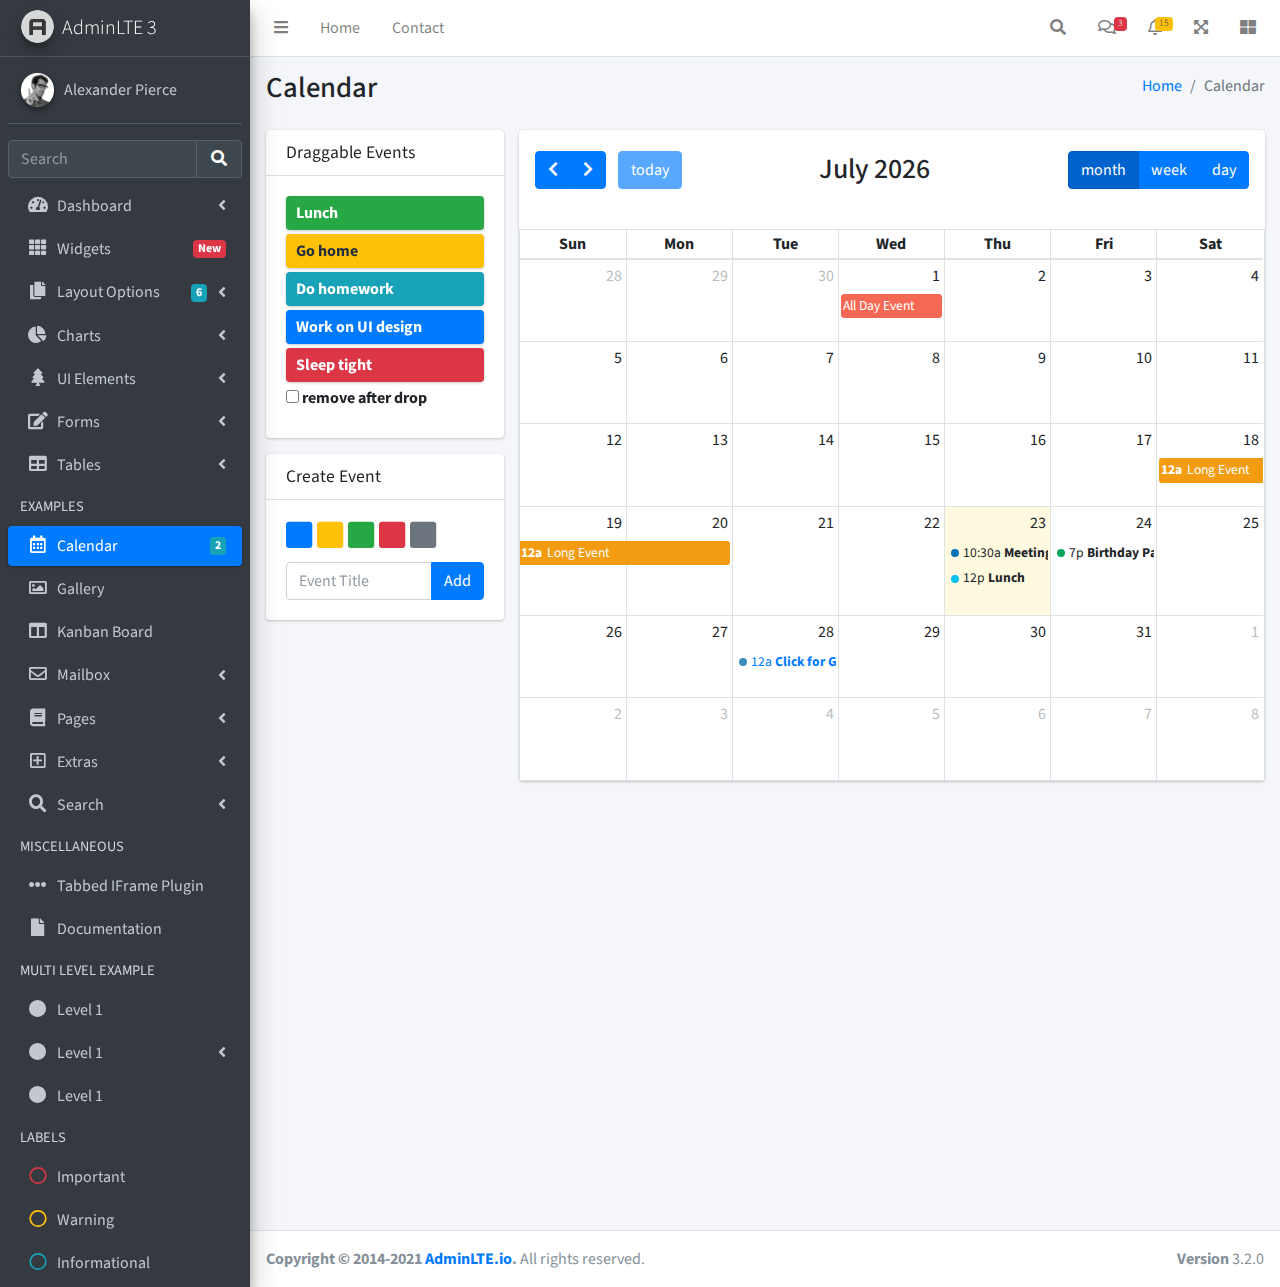
<file: static/pages/calendar.html>
<!DOCTYPE html>
<html lang="en">
<head>
  <meta charset="utf-8">
  <meta name="viewport" content="width=device-width, initial-scale=1">
  <title>AdminLTE 3 | Calendar</title>

  <!-- Google Font: Source Sans Pro -->
  <link rel="stylesheet" href="https://fonts.googleapis.com/css?family=Source+Sans+Pro:300,400,400i,700&display=fallback">
  <!-- Font Awesome -->
  <link rel="stylesheet" href="../plugins/fontawesome-free/css/all.min.css">
  <!-- fullCalendar -->
  <link rel="stylesheet" href="../plugins/fullcalendar/main.css">
  <!-- Theme style -->
  <link rel="stylesheet" href="../dist/css/adminlte.min.css">
</head>
<body class="hold-transition sidebar-mini">
<div class="wrapper">
  <!-- Navbar -->
  <nav class="main-header navbar navbar-expand navbar-white navbar-light">
    <!-- Left navbar links -->
    <ul class="navbar-nav">
      <li class="nav-item">
        <a class="nav-link" data-widget="pushmenu" href="#" role="button"><i class="fas fa-bars"></i></a>
      </li>
      <li class="nav-item d-none d-sm-inline-block">
        <a href="../index3.html" class="nav-link">Home</a>
      </li>
      <li class="nav-item d-none d-sm-inline-block">
        <a href="#" class="nav-link">Contact</a>
      </li>
    </ul>

    <!-- Right navbar links -->
    <ul class="navbar-nav ml-auto">
      <!-- Navbar Search -->
      <li class="nav-item">
        <a class="nav-link" data-widget="navbar-search" href="#" role="button">
          <i class="fas fa-search"></i>
        </a>
        <div class="navbar-search-block">
          <form class="form-inline">
            <div class="input-group input-group-sm">
              <input class="form-control form-control-navbar" type="search" placeholder="Search" aria-label="Search">
              <div class="input-group-append">
                <button class="btn btn-navbar" type="submit">
                  <i class="fas fa-search"></i>
                </button>
                <button class="btn btn-navbar" type="button" data-widget="navbar-search">
                  <i class="fas fa-times"></i>
                </button>
              </div>
            </div>
          </form>
        </div>
      </li>

      <!-- Messages Dropdown Menu -->
      <li class="nav-item dropdown">
        <a class="nav-link" data-toggle="dropdown" href="#">
          <i class="far fa-comments"></i>
          <span class="badge badge-danger navbar-badge">3</span>
        </a>
        <div class="dropdown-menu dropdown-menu-lg dropdown-menu-right">
          <a href="#" class="dropdown-item">
            <!-- Message Start -->
            <div class="media">
              <img src="../dist/img/user1-128x128.jpg" alt="User Avatar" class="img-size-50 mr-3 img-circle">
              <div class="media-body">
                <h3 class="dropdown-item-title">
                  Brad Diesel
                  <span class="float-right text-sm text-danger"><i class="fas fa-star"></i></span>
                </h3>
                <p class="text-sm">Call me whenever you can...</p>
                <p class="text-sm text-muted"><i class="far fa-clock mr-1"></i> 4 Hours Ago</p>
              </div>
            </div>
            <!-- Message End -->
          </a>
          <div class="dropdown-divider"></div>
          <a href="#" class="dropdown-item">
            <!-- Message Start -->
            <div class="media">
              <img src="../dist/img/user8-128x128.jpg" alt="User Avatar" class="img-size-50 img-circle mr-3">
              <div class="media-body">
                <h3 class="dropdown-item-title">
                  John Pierce
                  <span class="float-right text-sm text-muted"><i class="fas fa-star"></i></span>
                </h3>
                <p class="text-sm">I got your message bro</p>
                <p class="text-sm text-muted"><i class="far fa-clock mr-1"></i> 4 Hours Ago</p>
              </div>
            </div>
            <!-- Message End -->
          </a>
          <div class="dropdown-divider"></div>
          <a href="#" class="dropdown-item">
            <!-- Message Start -->
            <div class="media">
              <img src="../dist/img/user3-128x128.jpg" alt="User Avatar" class="img-size-50 img-circle mr-3">
              <div class="media-body">
                <h3 class="dropdown-item-title">
                  Nora Silvester
                  <span class="float-right text-sm text-warning"><i class="fas fa-star"></i></span>
                </h3>
                <p class="text-sm">The subject goes here</p>
                <p class="text-sm text-muted"><i class="far fa-clock mr-1"></i> 4 Hours Ago</p>
              </div>
            </div>
            <!-- Message End -->
          </a>
          <div class="dropdown-divider"></div>
          <a href="#" class="dropdown-item dropdown-footer">See All Messages</a>
        </div>
      </li>
      <!-- Notifications Dropdown Menu -->
      <li class="nav-item dropdown">
        <a class="nav-link" data-toggle="dropdown" href="#">
          <i class="far fa-bell"></i>
          <span class="badge badge-warning navbar-badge">15</span>
        </a>
        <div class="dropdown-menu dropdown-menu-lg dropdown-menu-right">
          <span class="dropdown-item dropdown-header">15 Notifications</span>
          <div class="dropdown-divider"></div>
          <a href="#" class="dropdown-item">
            <i class="fas fa-envelope mr-2"></i> 4 new messages
            <span class="float-right text-muted text-sm">3 mins</span>
          </a>
          <div class="dropdown-divider"></div>
          <a href="#" class="dropdown-item">
            <i class="fas fa-users mr-2"></i> 8 friend requests
            <span class="float-right text-muted text-sm">12 hours</span>
          </a>
          <div class="dropdown-divider"></div>
          <a href="#" class="dropdown-item">
            <i class="fas fa-file mr-2"></i> 3 new reports
            <span class="float-right text-muted text-sm">2 days</span>
          </a>
          <div class="dropdown-divider"></div>
          <a href="#" class="dropdown-item dropdown-footer">See All Notifications</a>
        </div>
      </li>
      <li class="nav-item">
        <a class="nav-link" data-widget="fullscreen" href="#" role="button">
          <i class="fas fa-expand-arrows-alt"></i>
        </a>
      </li>
      <li class="nav-item">
        <a class="nav-link" data-widget="control-sidebar" data-slide="true" href="#" role="button">
          <i class="fas fa-th-large"></i>
        </a>
      </li>
    </ul>
  </nav>
  <!-- /.navbar -->

  <!-- Main Sidebar Container -->
  <aside class="main-sidebar sidebar-dark-primary elevation-4">
    <!-- Brand Logo -->
    <a href="../index3.html" class="brand-link">
      <img src="../dist/img/AdminLTELogo.png" alt="AdminLTE Logo" class="brand-image img-circle elevation-3" style="opacity: .8">
      <span class="brand-text font-weight-light">AdminLTE 3</span>
    </a>

    <!-- Sidebar -->
    <div class="sidebar">
      <!-- Sidebar user panel (optional) -->
      <div class="user-panel mt-3 pb-3 mb-3 d-flex">
        <div class="image">
          <img src="../dist/img/user2-160x160.jpg" class="img-circle elevation-2" alt="User Image">
        </div>
        <div class="info">
          <a href="#" class="d-block">Alexander Pierce</a>
        </div>
      </div>

      <!-- SidebarSearch Form -->
      <div class="form-inline">
        <div class="input-group" data-widget="sidebar-search">
          <input class="form-control form-control-sidebar" type="search" placeholder="Search" aria-label="Search">
          <div class="input-group-append">
            <button class="btn btn-sidebar">
              <i class="fas fa-search fa-fw"></i>
            </button>
          </div>
        </div>
      </div>

      <!-- Sidebar Menu -->
      <nav class="mt-2">
        <ul class="nav nav-pills nav-sidebar flex-column" data-widget="treeview" role="menu" data-accordion="false">
          <!-- Add icons to the links using the .nav-icon class
               with font-awesome or any other icon font library -->
          <li class="nav-item">
            <a href="#" class="nav-link">
              <i class="nav-icon fas fa-tachometer-alt"></i>
              <p>
                Dashboard
                <i class="right fas fa-angle-left"></i>
              </p>
            </a>
            <ul class="nav nav-treeview">
              <li class="nav-item">
                <a href="../index.html" class="nav-link">
                  <i class="far fa-circle nav-icon"></i>
                  <p>Dashboard v1</p>
                </a>
              </li>
              <li class="nav-item">
                <a href="../index2.html" class="nav-link">
                  <i class="far fa-circle nav-icon"></i>
                  <p>Dashboard v2</p>
                </a>
              </li>
              <li class="nav-item">
                <a href="../index3.html" class="nav-link">
                  <i class="far fa-circle nav-icon"></i>
                  <p>Dashboard v3</p>
                </a>
              </li>
            </ul>
          </li>
          <li class="nav-item">
            <a href="widgets.html" class="nav-link">
              <i class="nav-icon fas fa-th"></i>
              <p>
                Widgets
                <span class="right badge badge-danger">New</span>
              </p>
            </a>
          </li>
          <li class="nav-item">
            <a href="#" class="nav-link">
              <i class="nav-icon fas fa-copy"></i>
              <p>
                Layout Options
                <i class="fas fa-angle-left right"></i>
                <span class="badge badge-info right">6</span>
              </p>
            </a>
            <ul class="nav nav-treeview">
              <li class="nav-item">
                <a href="layout/top-nav.html" class="nav-link">
                  <i class="far fa-circle nav-icon"></i>
                  <p>Top Navigation</p>
                </a>
              </li>
              <li class="nav-item">
                <a href="layout/top-nav-sidebar.html" class="nav-link">
                  <i class="far fa-circle nav-icon"></i>
                  <p>Top Navigation + Sidebar</p>
                </a>
              </li>
              <li class="nav-item">
                <a href="layout/boxed.html" class="nav-link">
                  <i class="far fa-circle nav-icon"></i>
                  <p>Boxed</p>
                </a>
              </li>
              <li class="nav-item">
                <a href="layout/fixed-sidebar.html" class="nav-link">
                  <i class="far fa-circle nav-icon"></i>
                  <p>Fixed Sidebar</p>
                </a>
              </li>
              <li class="nav-item">
                <a href="layout/fixed-sidebar-custom.html" class="nav-link">
                  <i class="far fa-circle nav-icon"></i>
                  <p>Fixed Sidebar <small>+ Custom Area</small></p>
                </a>
              </li>
              <li class="nav-item">
                <a href="layout/fixed-topnav.html" class="nav-link">
                  <i class="far fa-circle nav-icon"></i>
                  <p>Fixed Navbar</p>
                </a>
              </li>
              <li class="nav-item">
                <a href="layout/fixed-footer.html" class="nav-link">
                  <i class="far fa-circle nav-icon"></i>
                  <p>Fixed Footer</p>
                </a>
              </li>
              <li class="nav-item">
                <a href="layout/collapsed-sidebar.html" class="nav-link">
                  <i class="far fa-circle nav-icon"></i>
                  <p>Collapsed Sidebar</p>
                </a>
              </li>
            </ul>
          </li>
          <li class="nav-item">
            <a href="#" class="nav-link">
              <i class="nav-icon fas fa-chart-pie"></i>
              <p>
                Charts
                <i class="right fas fa-angle-left"></i>
              </p>
            </a>
            <ul class="nav nav-treeview">
              <li class="nav-item">
                <a href="charts/chartjs.html" class="nav-link">
                  <i class="far fa-circle nav-icon"></i>
                  <p>ChartJS</p>
                </a>
              </li>
              <li class="nav-item">
                <a href="charts/flot.html" class="nav-link">
                  <i class="far fa-circle nav-icon"></i>
                  <p>Flot</p>
                </a>
              </li>
              <li class="nav-item">
                <a href="charts/inline.html" class="nav-link">
                  <i class="far fa-circle nav-icon"></i>
                  <p>Inline</p>
                </a>
              </li>
              <li class="nav-item">
                <a href="charts/uplot.html" class="nav-link">
                  <i class="far fa-circle nav-icon"></i>
                  <p>uPlot</p>
                </a>
              </li>
            </ul>
          </li>
          <li class="nav-item">
            <a href="#" class="nav-link">
              <i class="nav-icon fas fa-tree"></i>
              <p>
                UI Elements
                <i class="fas fa-angle-left right"></i>
              </p>
            </a>
            <ul class="nav nav-treeview">
              <li class="nav-item">
                <a href="UI/general.html" class="nav-link">
                  <i class="far fa-circle nav-icon"></i>
                  <p>General</p>
                </a>
              </li>
              <li class="nav-item">
                <a href="UI/icons.html" class="nav-link">
                  <i class="far fa-circle nav-icon"></i>
                  <p>Icons</p>
                </a>
              </li>
              <li class="nav-item">
                <a href="UI/buttons.html" class="nav-link">
                  <i class="far fa-circle nav-icon"></i>
                  <p>Buttons</p>
                </a>
              </li>
              <li class="nav-item">
                <a href="UI/sliders.html" class="nav-link">
                  <i class="far fa-circle nav-icon"></i>
                  <p>Sliders</p>
                </a>
              </li>
              <li class="nav-item">
                <a href="UI/modals.html" class="nav-link">
                  <i class="far fa-circle nav-icon"></i>
                  <p>Modals & Alerts</p>
                </a>
              </li>
              <li class="nav-item">
                <a href="UI/navbar.html" class="nav-link">
                  <i class="far fa-circle nav-icon"></i>
                  <p>Navbar & Tabs</p>
                </a>
              </li>
              <li class="nav-item">
                <a href="UI/timeline.html" class="nav-link">
                  <i class="far fa-circle nav-icon"></i>
                  <p>Timeline</p>
                </a>
              </li>
              <li class="nav-item">
                <a href="UI/ribbons.html" class="nav-link">
                  <i class="far fa-circle nav-icon"></i>
                  <p>Ribbons</p>
                </a>
              </li>
            </ul>
          </li>
          <li class="nav-item">
            <a href="#" class="nav-link">
              <i class="nav-icon fas fa-edit"></i>
              <p>
                Forms
                <i class="fas fa-angle-left right"></i>
              </p>
            </a>
            <ul class="nav nav-treeview">
              <li class="nav-item">
                <a href="forms/general.html" class="nav-link">
                  <i class="far fa-circle nav-icon"></i>
                  <p>General Elements</p>
                </a>
              </li>
              <li class="nav-item">
                <a href="forms/advanced.html" class="nav-link">
                  <i class="far fa-circle nav-icon"></i>
                  <p>Advanced Elements</p>
                </a>
              </li>
              <li class="nav-item">
                <a href="forms/editors.html" class="nav-link">
                  <i class="far fa-circle nav-icon"></i>
                  <p>Editors</p>
                </a>
              </li>
              <li class="nav-item">
                <a href="forms/validation.html" class="nav-link">
                  <i class="far fa-circle nav-icon"></i>
                  <p>Validation</p>
                </a>
              </li>
            </ul>
          </li>
          <li class="nav-item">
            <a href="#" class="nav-link">
              <i class="nav-icon fas fa-table"></i>
              <p>
                Tables
                <i class="fas fa-angle-left right"></i>
              </p>
            </a>
            <ul class="nav nav-treeview">
              <li class="nav-item">
                <a href="tables/simple.html" class="nav-link">
                  <i class="far fa-circle nav-icon"></i>
                  <p>Simple Tables</p>
                </a>
              </li>
              <li class="nav-item">
                <a href="tables/data.html" class="nav-link">
                  <i class="far fa-circle nav-icon"></i>
                  <p>DataTables</p>
                </a>
              </li>
              <li class="nav-item">
                <a href="tables/jsgrid.html" class="nav-link">
                  <i class="far fa-circle nav-icon"></i>
                  <p>jsGrid</p>
                </a>
              </li>
            </ul>
          </li>
          <li class="nav-header">EXAMPLES</li>
          <li class="nav-item">
            <a href="calendar.html" class="nav-link active">
              <i class="nav-icon far fa-calendar-alt"></i>
              <p>
                Calendar
                <span class="badge badge-info right">2</span>
              </p>
            </a>
          </li>
          <li class="nav-item">
            <a href="gallery.html" class="nav-link">
              <i class="nav-icon far fa-image"></i>
              <p>
                Gallery
              </p>
            </a>
          </li>
          <li class="nav-item">
            <a href="kanban.html" class="nav-link">
              <i class="nav-icon fas fa-columns"></i>
              <p>
                Kanban Board
              </p>
            </a>
          </li>
          <li class="nav-item">
            <a href="#" class="nav-link">
              <i class="nav-icon far fa-envelope"></i>
              <p>
                Mailbox
                <i class="fas fa-angle-left right"></i>
              </p>
            </a>
            <ul class="nav nav-treeview">
              <li class="nav-item">
                <a href="mailbox/mailbox.html" class="nav-link">
                  <i class="far fa-circle nav-icon"></i>
                  <p>Inbox</p>
                </a>
              </li>
              <li class="nav-item">
                <a href="mailbox/compose.html" class="nav-link">
                  <i class="far fa-circle nav-icon"></i>
                  <p>Compose</p>
                </a>
              </li>
              <li class="nav-item">
                <a href="mailbox/read-mail.html" class="nav-link">
                  <i class="far fa-circle nav-icon"></i>
                  <p>Read</p>
                </a>
              </li>
            </ul>
          </li>
          <li class="nav-item">
            <a href="#" class="nav-link">
              <i class="nav-icon fas fa-book"></i>
              <p>
                Pages
                <i class="fas fa-angle-left right"></i>
              </p>
            </a>
            <ul class="nav nav-treeview">
              <li class="nav-item">
                <a href="examples/invoice.html" class="nav-link">
                  <i class="far fa-circle nav-icon"></i>
                  <p>Invoice</p>
                </a>
              </li>
              <li class="nav-item">
                <a href="examples/profile.html" class="nav-link">
                  <i class="far fa-circle nav-icon"></i>
                  <p>Profile</p>
                </a>
              </li>
              <li class="nav-item">
                <a href="examples/e-commerce.html" class="nav-link">
                  <i class="far fa-circle nav-icon"></i>
                  <p>E-commerce</p>
                </a>
              </li>
              <li class="nav-item">
                <a href="examples/projects.html" class="nav-link">
                  <i class="far fa-circle nav-icon"></i>
                  <p>Projects</p>
                </a>
              </li>
              <li class="nav-item">
                <a href="examples/project-add.html" class="nav-link">
                  <i class="far fa-circle nav-icon"></i>
                  <p>Project Add</p>
                </a>
              </li>
              <li class="nav-item">
                <a href="examples/project-edit.html" class="nav-link">
                  <i class="far fa-circle nav-icon"></i>
                  <p>Project Edit</p>
                </a>
              </li>
              <li class="nav-item">
                <a href="examples/project-detail.html" class="nav-link">
                  <i class="far fa-circle nav-icon"></i>
                  <p>Project Detail</p>
                </a>
              </li>
              <li class="nav-item">
                <a href="examples/contacts.html" class="nav-link">
                  <i class="far fa-circle nav-icon"></i>
                  <p>Contacts</p>
                </a>
              </li>
              <li class="nav-item">
                <a href="examples/faq.html" class="nav-link">
                  <i class="far fa-circle nav-icon"></i>
                  <p>FAQ</p>
                </a>
              </li>
              <li class="nav-item">
                <a href="examples/contact-us.html" class="nav-link">
                  <i class="far fa-circle nav-icon"></i>
                  <p>Contact us</p>
                </a>
              </li>
            </ul>
          </li>
          <li class="nav-item">
            <a href="#" class="nav-link">
              <i class="nav-icon far fa-plus-square"></i>
              <p>
                Extras
                <i class="fas fa-angle-left right"></i>
              </p>
            </a>
            <ul class="nav nav-treeview">
              <li class="nav-item">
                <a href="#" class="nav-link">
                  <i class="far fa-circle nav-icon"></i>
                  <p>
                    Login & Register v1
                    <i class="fas fa-angle-left right"></i>
                  </p>
                </a>
                <ul class="nav nav-treeview">
                  <li class="nav-item">
                    <a href="examples/login.html" class="nav-link">
                      <i class="far fa-circle nav-icon"></i>
                      <p>Login v1</p>
                    </a>
                  </li>
                  <li class="nav-item">
                    <a href="examples/register.html" class="nav-link">
                      <i class="far fa-circle nav-icon"></i>
                      <p>Register v1</p>
                    </a>
                  </li>
                  <li class="nav-item">
                    <a href="examples/forgot-password.html" class="nav-link">
                      <i class="far fa-circle nav-icon"></i>
                      <p>Forgot Password v1</p>
                    </a>
                  </li>
                  <li class="nav-item">
                    <a href="examples/recover-password.html" class="nav-link">
                      <i class="far fa-circle nav-icon"></i>
                      <p>Recover Password v1</p>
                    </a>
                  </li>
                </ul>
              </li>
              <li class="nav-item">
                <a href="#" class="nav-link">
                  <i class="far fa-circle nav-icon"></i>
                  <p>
                    Login & Register v2
                    <i class="fas fa-angle-left right"></i>
                  </p>
                </a>
                <ul class="nav nav-treeview">
                  <li class="nav-item">
                    <a href="examples/login-v2.html" class="nav-link">
                      <i class="far fa-circle nav-icon"></i>
                      <p>Login v2</p>
                    </a>
                  </li>
                  <li class="nav-item">
                    <a href="examples/register-v2.html" class="nav-link">
                      <i class="far fa-circle nav-icon"></i>
                      <p>Register v2</p>
                    </a>
                  </li>
                  <li class="nav-item">
                    <a href="examples/forgot-password-v2.html" class="nav-link">
                      <i class="far fa-circle nav-icon"></i>
                      <p>Forgot Password v2</p>
                    </a>
                  </li>
                  <li class="nav-item">
                    <a href="examples/recover-password-v2.html" class="nav-link">
                      <i class="far fa-circle nav-icon"></i>
                      <p>Recover Password v2</p>
                    </a>
                  </li>
                </ul>
              </li>
              <li class="nav-item">
                <a href="examples/lockscreen.html" class="nav-link">
                  <i class="far fa-circle nav-icon"></i>
                  <p>Lockscreen</p>
                </a>
              </li>
              <li class="nav-item">
                <a href="examples/legacy-user-menu.html" class="nav-link">
                  <i class="far fa-circle nav-icon"></i>
                  <p>Legacy User Menu</p>
                </a>
              </li>
              <li class="nav-item">
                <a href="examples/language-menu.html" class="nav-link">
                  <i class="far fa-circle nav-icon"></i>
                  <p>Language Menu</p>
                </a>
              </li>
              <li class="nav-item">
                <a href="examples/404.html" class="nav-link">
                  <i class="far fa-circle nav-icon"></i>
                  <p>Error 404</p>
                </a>
              </li>
              <li class="nav-item">
                <a href="examples/500.html" class="nav-link">
                  <i class="far fa-circle nav-icon"></i>
                  <p>Error 500</p>
                </a>
              </li>
              <li class="nav-item">
                <a href="examples/pace.html" class="nav-link">
                  <i class="far fa-circle nav-icon"></i>
                  <p>Pace</p>
                </a>
              </li>
              <li class="nav-item">
                <a href="examples/blank.html" class="nav-link">
                  <i class="far fa-circle nav-icon"></i>
                  <p>Blank Page</p>
                </a>
              </li>
              <li class="nav-item">
                <a href="../starter.html" class="nav-link">
                  <i class="far fa-circle nav-icon"></i>
                  <p>Starter Page</p>
                </a>
              </li>
            </ul>
          </li>
          <li class="nav-item">
            <a href="#" class="nav-link">
              <i class="nav-icon fas fa-search"></i>
              <p>
                Search
                <i class="fas fa-angle-left right"></i>
              </p>
            </a>
            <ul class="nav nav-treeview">
              <li class="nav-item">
                <a href="search/simple.html" class="nav-link">
                  <i class="far fa-circle nav-icon"></i>
                  <p>Simple Search</p>
                </a>
              </li>
              <li class="nav-item">
                <a href="search/enhanced.html" class="nav-link">
                  <i class="far fa-circle nav-icon"></i>
                  <p>Enhanced</p>
                </a>
              </li>
            </ul>
          </li>
          <li class="nav-header">MISCELLANEOUS</li>
          <li class="nav-item">
            <a href="../iframe.html" class="nav-link">
              <i class="nav-icon fas fa-ellipsis-h"></i>
              <p>Tabbed IFrame Plugin</p>
            </a>
          </li>
          <li class="nav-item">
            <a href="https://adminlte.io/docs/3.1/" class="nav-link">
              <i class="nav-icon fas fa-file"></i>
              <p>Documentation</p>
            </a>
          </li>
          <li class="nav-header">MULTI LEVEL EXAMPLE</li>
          <li class="nav-item">
            <a href="#" class="nav-link">
              <i class="fas fa-circle nav-icon"></i>
              <p>Level 1</p>
            </a>
          </li>
          <li class="nav-item">
            <a href="#" class="nav-link">
              <i class="nav-icon fas fa-circle"></i>
              <p>
                Level 1
                <i class="right fas fa-angle-left"></i>
              </p>
            </a>
            <ul class="nav nav-treeview">
              <li class="nav-item">
                <a href="#" class="nav-link">
                  <i class="far fa-circle nav-icon"></i>
                  <p>Level 2</p>
                </a>
              </li>
              <li class="nav-item">
                <a href="#" class="nav-link">
                  <i class="far fa-circle nav-icon"></i>
                  <p>
                    Level 2
                    <i class="right fas fa-angle-left"></i>
                  </p>
                </a>
                <ul class="nav nav-treeview">
                  <li class="nav-item">
                    <a href="#" class="nav-link">
                      <i class="far fa-dot-circle nav-icon"></i>
                      <p>Level 3</p>
                    </a>
                  </li>
                  <li class="nav-item">
                    <a href="#" class="nav-link">
                      <i class="far fa-dot-circle nav-icon"></i>
                      <p>Level 3</p>
                    </a>
                  </li>
                  <li class="nav-item">
                    <a href="#" class="nav-link">
                      <i class="far fa-dot-circle nav-icon"></i>
                      <p>Level 3</p>
                    </a>
                  </li>
                </ul>
              </li>
              <li class="nav-item">
                <a href="#" class="nav-link">
                  <i class="far fa-circle nav-icon"></i>
                  <p>Level 2</p>
                </a>
              </li>
            </ul>
          </li>
          <li class="nav-item">
            <a href="#" class="nav-link">
              <i class="fas fa-circle nav-icon"></i>
              <p>Level 1</p>
            </a>
          </li>
          <li class="nav-header">LABELS</li>
          <li class="nav-item">
            <a href="#" class="nav-link">
              <i class="nav-icon far fa-circle text-danger"></i>
              <p class="text">Important</p>
            </a>
          </li>
          <li class="nav-item">
            <a href="#" class="nav-link">
              <i class="nav-icon far fa-circle text-warning"></i>
              <p>Warning</p>
            </a>
          </li>
          <li class="nav-item">
            <a href="#" class="nav-link">
              <i class="nav-icon far fa-circle text-info"></i>
              <p>Informational</p>
            </a>
          </li>
        </ul>
      </nav>
      <!-- /.sidebar-menu -->
    </div>
    <!-- /.sidebar -->
  </aside>

  <!-- Content Wrapper. Contains page content -->
  <div class="content-wrapper">
    <!-- Content Header (Page header) -->
    <section class="content-header">
      <div class="container-fluid">
        <div class="row mb-2">
          <div class="col-sm-6">
            <h1>Calendar</h1>
          </div>
          <div class="col-sm-6">
            <ol class="breadcrumb float-sm-right">
              <li class="breadcrumb-item"><a href="#">Home</a></li>
              <li class="breadcrumb-item active">Calendar</li>
            </ol>
          </div>
        </div>
      </div><!-- /.container-fluid -->
    </section>

    <!-- Main content -->
    <section class="content">
      <div class="container-fluid">
        <div class="row">
          <div class="col-md-3">
            <div class="sticky-top mb-3">
              <div class="card">
                <div class="card-header">
                  <h4 class="card-title">Draggable Events</h4>
                </div>
                <div class="card-body">
                  <!-- the events -->
                  <div id="external-events">
                    <div class="external-event bg-success">Lunch</div>
                    <div class="external-event bg-warning">Go home</div>
                    <div class="external-event bg-info">Do homework</div>
                    <div class="external-event bg-primary">Work on UI design</div>
                    <div class="external-event bg-danger">Sleep tight</div>
                    <div class="checkbox">
                      <label for="drop-remove">
                        <input type="checkbox" id="drop-remove">
                        remove after drop
                      </label>
                    </div>
                  </div>
                </div>
                <!-- /.card-body -->
              </div>
              <!-- /.card -->
              <div class="card">
                <div class="card-header">
                  <h3 class="card-title">Create Event</h3>
                </div>
                <div class="card-body">
                  <div class="btn-group" style="width: 100%; margin-bottom: 10px;">
                    <ul class="fc-color-picker" id="color-chooser">
                      <li><a class="text-primary" href="#"><i class="fas fa-square"></i></a></li>
                      <li><a class="text-warning" href="#"><i class="fas fa-square"></i></a></li>
                      <li><a class="text-success" href="#"><i class="fas fa-square"></i></a></li>
                      <li><a class="text-danger" href="#"><i class="fas fa-square"></i></a></li>
                      <li><a class="text-muted" href="#"><i class="fas fa-square"></i></a></li>
                    </ul>
                  </div>
                  <!-- /btn-group -->
                  <div class="input-group">
                    <input id="new-event" type="text" class="form-control" placeholder="Event Title">

                    <div class="input-group-append">
                      <button id="add-new-event" type="button" class="btn btn-primary">Add</button>
                    </div>
                    <!-- /btn-group -->
                  </div>
                  <!-- /input-group -->
                </div>
              </div>
            </div>
          </div>
          <!-- /.col -->
          <div class="col-md-9">
            <div class="card card-primary">
              <div class="card-body p-0">
                <!-- THE CALENDAR -->
                <div id="calendar"></div>
              </div>
              <!-- /.card-body -->
            </div>
            <!-- /.card -->
          </div>
          <!-- /.col -->
        </div>
        <!-- /.row -->
      </div><!-- /.container-fluid -->
    </section>
    <!-- /.content -->
  </div>
  <!-- /.content-wrapper -->

  <footer class="main-footer">
    <div class="float-right d-none d-sm-block">
      <b>Version</b> 3.2.0
    </div>
    <strong>Copyright &copy; 2014-2021 <a href="https://adminlte.io">AdminLTE.io</a>.</strong> All rights reserved.
  </footer>

  <!-- Control Sidebar -->
  <aside class="control-sidebar control-sidebar-dark">
    <!-- Control sidebar content goes here -->
  </aside>
  <!-- /.control-sidebar -->
</div>
<!-- ./wrapper -->

<!-- jQuery -->
<script src="../plugins/jquery/jquery.min.js"></script>
<!-- Bootstrap -->
<script src="../plugins/bootstrap/js/bootstrap.bundle.min.js"></script>
<!-- jQuery UI -->
<script src="../plugins/jquery-ui/jquery-ui.min.js"></script>
<!-- AdminLTE App -->
<script src="../dist/js/adminlte.min.js"></script>
<!-- fullCalendar 2.2.5 -->
<script src="../plugins/moment/moment.min.js"></script>
<script src="../plugins/fullcalendar/main.js"></script>
<!-- AdminLTE for demo purposes -->
<script src="../dist/js/demo.js"></script>
<!-- Page specific script -->
<script>
  $(function () {

    /* initialize the external events
     -----------------------------------------------------------------*/
    function ini_events(ele) {
      ele.each(function () {

        // create an Event Object (https://fullcalendar.io/docs/event-object)
        // it doesn't need to have a start or end
        var eventObject = {
          title: $.trim($(this).text()) // use the element's text as the event title
        }

        // store the Event Object in the DOM element so we can get to it later
        $(this).data('eventObject', eventObject)

        // make the event draggable using jQuery UI
        $(this).draggable({
          zIndex        : 1070,
          revert        : true, // will cause the event to go back to its
          revertDuration: 0  //  original position after the drag
        })

      })
    }

    ini_events($('#external-events div.external-event'))

    /* initialize the calendar
     -----------------------------------------------------------------*/
    //Date for the calendar events (dummy data)
    var date = new Date()
    var d    = date.getDate(),
        m    = date.getMonth(),
        y    = date.getFullYear()

    var Calendar = FullCalendar.Calendar;
    var Draggable = FullCalendar.Draggable;

    var containerEl = document.getElementById('external-events');
    var checkbox = document.getElementById('drop-remove');
    var calendarEl = document.getElementById('calendar');

    // initialize the external events
    // -----------------------------------------------------------------

    new Draggable(containerEl, {
      itemSelector: '.external-event',
      eventData: function(eventEl) {
        return {
          title: eventEl.innerText,
          backgroundColor: window.getComputedStyle( eventEl ,null).getPropertyValue('background-color'),
          borderColor: window.getComputedStyle( eventEl ,null).getPropertyValue('background-color'),
          textColor: window.getComputedStyle( eventEl ,null).getPropertyValue('color'),
        };
      }
    });

    var calendar = new Calendar(calendarEl, {
      headerToolbar: {
        left  : 'prev,next today',
        center: 'title',
        right : 'dayGridMonth,timeGridWeek,timeGridDay'
      },
      themeSystem: 'bootstrap',
      //Random default events
      events: [
        {
          title          : 'All Day Event',
          start          : new Date(y, m, 1),
          backgroundColor: '#f56954', //red
          borderColor    : '#f56954', //red
          allDay         : true
        },
        {
          title          : 'Long Event',
          start          : new Date(y, m, d - 5),
          end            : new Date(y, m, d - 2),
          backgroundColor: '#f39c12', //yellow
          borderColor    : '#f39c12' //yellow
        },
        {
          title          : 'Meeting',
          start          : new Date(y, m, d, 10, 30),
          allDay         : false,
          backgroundColor: '#0073b7', //Blue
          borderColor    : '#0073b7' //Blue
        },
        {
          title          : 'Lunch',
          start          : new Date(y, m, d, 12, 0),
          end            : new Date(y, m, d, 14, 0),
          allDay         : false,
          backgroundColor: '#00c0ef', //Info (aqua)
          borderColor    : '#00c0ef' //Info (aqua)
        },
        {
          title          : 'Birthday Party',
          start          : new Date(y, m, d + 1, 19, 0),
          end            : new Date(y, m, d + 1, 22, 30),
          allDay         : false,
          backgroundColor: '#00a65a', //Success (green)
          borderColor    : '#00a65a' //Success (green)
        },
        {
          title          : 'Click for Google',
          start          : new Date(y, m, 28),
          end            : new Date(y, m, 29),
          url            : 'https://www.google.com/',
          backgroundColor: '#3c8dbc', //Primary (light-blue)
          borderColor    : '#3c8dbc' //Primary (light-blue)
        }
      ],
      editable  : true,
      droppable : true, // this allows things to be dropped onto the calendar !!!
      drop      : function(info) {
        // is the "remove after drop" checkbox checked?
        if (checkbox.checked) {
          // if so, remove the element from the "Draggable Events" list
          info.draggedEl.parentNode.removeChild(info.draggedEl);
        }
      }
    });

    calendar.render();
    // $('#calendar').fullCalendar()

    /* ADDING EVENTS */
    var currColor = '#3c8dbc' //Red by default
    // Color chooser button
    $('#color-chooser > li > a').click(function (e) {
      e.preventDefault()
      // Save color
      currColor = $(this).css('color')
      // Add color effect to button
      $('#add-new-event').css({
        'background-color': currColor,
        'border-color'    : currColor
      })
    })
    $('#add-new-event').click(function (e) {
      e.preventDefault()
      // Get value and make sure it is not null
      var val = $('#new-event').val()
      if (val.length == 0) {
        return
      }

      // Create events
      var event = $('<div />')
      event.css({
        'background-color': currColor,
        'border-color'    : currColor,
        'color'           : '#fff'
      }).addClass('external-event')
      event.text(val)
      $('#external-events').prepend(event)

      // Add draggable funtionality
      ini_events(event)

      // Remove event from text input
      $('#new-event').val('')
    })
  })
</script>
</body>
</html>
</file>
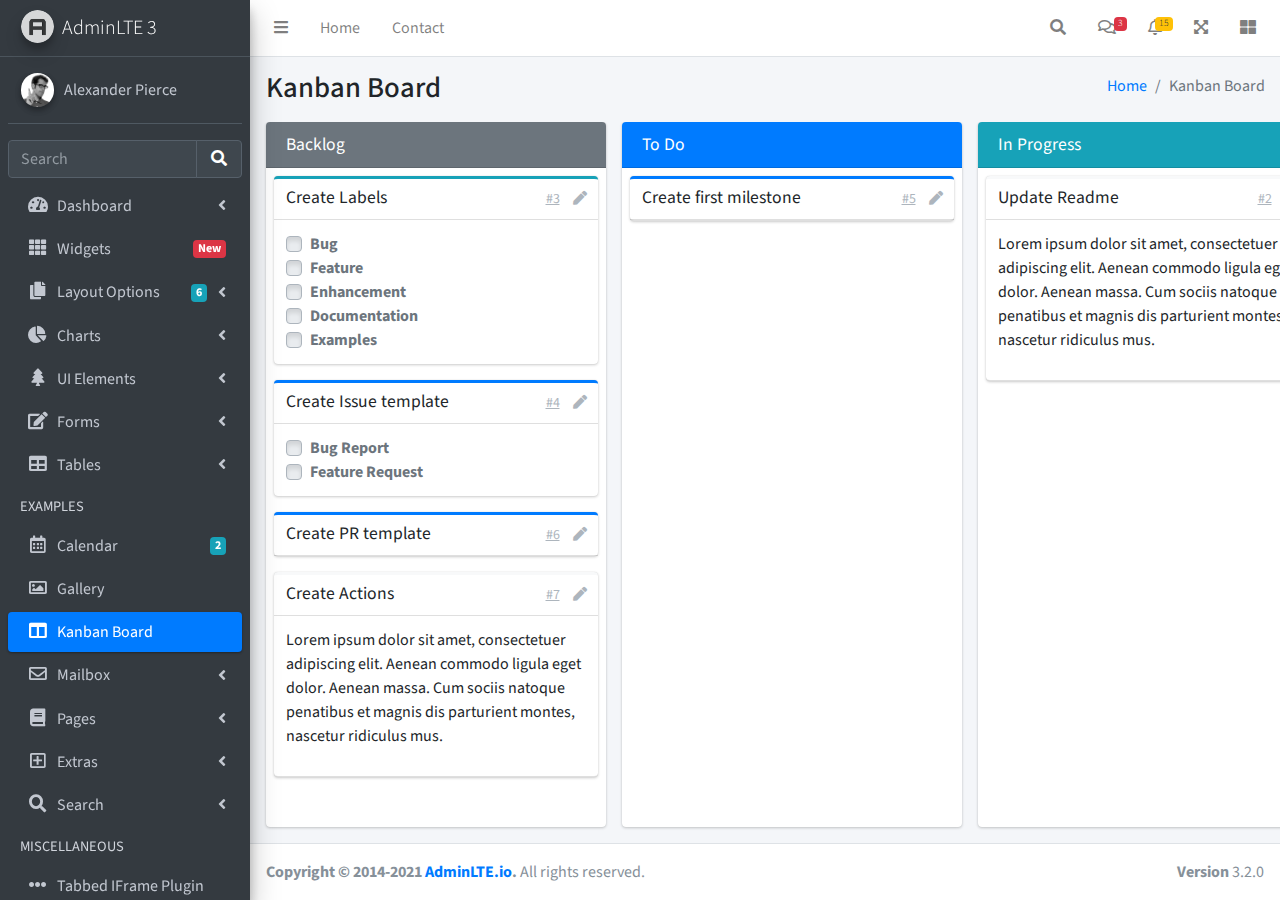
<file: static/pages/kanban.html>
<!DOCTYPE html>
<html lang="en">
<head>
  <meta charset="utf-8">
  <meta name="viewport" content="width=device-width, initial-scale=1">
  <title>AdminLTE 3 | Kanban Board</title>

  <!-- Google Font: Source Sans Pro -->
  <link rel="stylesheet" href="https://fonts.googleapis.com/css?family=Source+Sans+Pro:300,400,400i,700&display=fallback">
  <!-- Font Awesome -->
  <link rel="stylesheet" href="../plugins/fontawesome-free/css/all.min.css">
  <!-- Ekko Lightbox -->
  <link rel="stylesheet" href="../plugins/ekko-lightbox/ekko-lightbox.css">
  <!-- Theme style -->
  <link rel="stylesheet" href="../dist/css/adminlte.min.css">
  <!-- overlayScrollbars -->
  <link rel="stylesheet" href="../plugins/overlayScrollbars/css/OverlayScrollbars.min.css">
</head>
<body class="hold-transition sidebar-mini layout-fixed">
<div class="wrapper">
  <!-- Navbar -->
  <nav class="main-header navbar navbar-expand navbar-white navbar-light">
    <!-- Left navbar links -->
    <ul class="navbar-nav">
      <li class="nav-item">
        <a class="nav-link" data-widget="pushmenu" href="#" role="button"><i class="fas fa-bars"></i></a>
      </li>
      <li class="nav-item d-none d-sm-inline-block">
        <a href="../index3.html" class="nav-link">Home</a>
      </li>
      <li class="nav-item d-none d-sm-inline-block">
        <a href="#" class="nav-link">Contact</a>
      </li>
    </ul>

    <!-- Right navbar links -->
    <ul class="navbar-nav ml-auto">
      <!-- Navbar Search -->
      <li class="nav-item">
        <a class="nav-link" data-widget="navbar-search" href="#" role="button">
          <i class="fas fa-search"></i>
        </a>
        <div class="navbar-search-block">
          <form class="form-inline">
            <div class="input-group input-group-sm">
              <input class="form-control form-control-navbar" type="search" placeholder="Search" aria-label="Search">
              <div class="input-group-append">
                <button class="btn btn-navbar" type="submit">
                  <i class="fas fa-search"></i>
                </button>
                <button class="btn btn-navbar" type="button" data-widget="navbar-search">
                  <i class="fas fa-times"></i>
                </button>
              </div>
            </div>
          </form>
        </div>
      </li>

      <!-- Messages Dropdown Menu -->
      <li class="nav-item dropdown">
        <a class="nav-link" data-toggle="dropdown" href="#">
          <i class="far fa-comments"></i>
          <span class="badge badge-danger navbar-badge">3</span>
        </a>
        <div class="dropdown-menu dropdown-menu-lg dropdown-menu-right">
          <a href="#" class="dropdown-item">
            <!-- Message Start -->
            <div class="media">
              <img src="../dist/img/user1-128x128.jpg" alt="User Avatar" class="img-size-50 mr-3 img-circle">
              <div class="media-body">
                <h3 class="dropdown-item-title">
                  Brad Diesel
                  <span class="float-right text-sm text-danger"><i class="fas fa-star"></i></span>
                </h3>
                <p class="text-sm">Call me whenever you can...</p>
                <p class="text-sm text-muted"><i class="far fa-clock mr-1"></i> 4 Hours Ago</p>
              </div>
            </div>
            <!-- Message End -->
          </a>
          <div class="dropdown-divider"></div>
          <a href="#" class="dropdown-item">
            <!-- Message Start -->
            <div class="media">
              <img src="../dist/img/user8-128x128.jpg" alt="User Avatar" class="img-size-50 img-circle mr-3">
              <div class="media-body">
                <h3 class="dropdown-item-title">
                  John Pierce
                  <span class="float-right text-sm text-muted"><i class="fas fa-star"></i></span>
                </h3>
                <p class="text-sm">I got your message bro</p>
                <p class="text-sm text-muted"><i class="far fa-clock mr-1"></i> 4 Hours Ago</p>
              </div>
            </div>
            <!-- Message End -->
          </a>
          <div class="dropdown-divider"></div>
          <a href="#" class="dropdown-item">
            <!-- Message Start -->
            <div class="media">
              <img src="../dist/img/user3-128x128.jpg" alt="User Avatar" class="img-size-50 img-circle mr-3">
              <div class="media-body">
                <h3 class="dropdown-item-title">
                  Nora Silvester
                  <span class="float-right text-sm text-warning"><i class="fas fa-star"></i></span>
                </h3>
                <p class="text-sm">The subject goes here</p>
                <p class="text-sm text-muted"><i class="far fa-clock mr-1"></i> 4 Hours Ago</p>
              </div>
            </div>
            <!-- Message End -->
          </a>
          <div class="dropdown-divider"></div>
          <a href="#" class="dropdown-item dropdown-footer">See All Messages</a>
        </div>
      </li>
      <!-- Notifications Dropdown Menu -->
      <li class="nav-item dropdown">
        <a class="nav-link" data-toggle="dropdown" href="#">
          <i class="far fa-bell"></i>
          <span class="badge badge-warning navbar-badge">15</span>
        </a>
        <div class="dropdown-menu dropdown-menu-lg dropdown-menu-right">
          <span class="dropdown-item dropdown-header">15 Notifications</span>
          <div class="dropdown-divider"></div>
          <a href="#" class="dropdown-item">
            <i class="fas fa-envelope mr-2"></i> 4 new messages
            <span class="float-right text-muted text-sm">3 mins</span>
          </a>
          <div class="dropdown-divider"></div>
          <a href="#" class="dropdown-item">
            <i class="fas fa-users mr-2"></i> 8 friend requests
            <span class="float-right text-muted text-sm">12 hours</span>
          </a>
          <div class="dropdown-divider"></div>
          <a href="#" class="dropdown-item">
            <i class="fas fa-file mr-2"></i> 3 new reports
            <span class="float-right text-muted text-sm">2 days</span>
          </a>
          <div class="dropdown-divider"></div>
          <a href="#" class="dropdown-item dropdown-footer">See All Notifications</a>
        </div>
      </li>
      <li class="nav-item">
        <a class="nav-link" data-widget="fullscreen" href="#" role="button">
          <i class="fas fa-expand-arrows-alt"></i>
        </a>
      </li>
      <li class="nav-item">
        <a class="nav-link" data-widget="control-sidebar" data-slide="true" href="#" role="button">
          <i class="fas fa-th-large"></i>
        </a>
      </li>
    </ul>
  </nav>
  <!-- /.navbar -->

  <!-- Main Sidebar Container -->
  <aside class="main-sidebar sidebar-dark-primary elevation-4">
    <!-- Brand Logo -->
    <a href="../index3.html" class="brand-link">
      <img src="../dist/img/AdminLTELogo.png" alt="AdminLTE Logo" class="brand-image img-circle elevation-3" style="opacity: .8">
      <span class="brand-text font-weight-light">AdminLTE 3</span>
    </a>

    <!-- Sidebar -->
    <div class="sidebar">
      <!-- Sidebar user panel (optional) -->
      <div class="user-panel mt-3 pb-3 mb-3 d-flex">
        <div class="image">
          <img src="../dist/img/user2-160x160.jpg" class="img-circle elevation-2" alt="User Image">
        </div>
        <div class="info">
          <a href="#" class="d-block">Alexander Pierce</a>
        </div>
      </div>

      <!-- SidebarSearch Form -->
      <div class="form-inline">
        <div class="input-group" data-widget="sidebar-search">
          <input class="form-control form-control-sidebar" type="search" placeholder="Search" aria-label="Search">
          <div class="input-group-append">
            <button class="btn btn-sidebar">
              <i class="fas fa-search fa-fw"></i>
            </button>
          </div>
        </div>
      </div>

      <!-- Sidebar Menu -->
      <nav class="mt-2">
        <ul class="nav nav-pills nav-sidebar flex-column" data-widget="treeview" role="menu" data-accordion="false">
          <!-- Add icons to the links using the .nav-icon class
               with font-awesome or any other icon font library -->
          <li class="nav-item">
            <a href="#" class="nav-link">
              <i class="nav-icon fas fa-tachometer-alt"></i>
              <p>
                Dashboard
                <i class="right fas fa-angle-left"></i>
              </p>
            </a>
            <ul class="nav nav-treeview">
              <li class="nav-item">
                <a href="../index.html" class="nav-link">
                  <i class="far fa-circle nav-icon"></i>
                  <p>Dashboard v1</p>
                </a>
              </li>
              <li class="nav-item">
                <a href="../index2.html" class="nav-link">
                  <i class="far fa-circle nav-icon"></i>
                  <p>Dashboard v2</p>
                </a>
              </li>
              <li class="nav-item">
                <a href="../index3.html" class="nav-link">
                  <i class="far fa-circle nav-icon"></i>
                  <p>Dashboard v3</p>
                </a>
              </li>
            </ul>
          </li>
          <li class="nav-item">
            <a href="widgets.html" class="nav-link">
              <i class="nav-icon fas fa-th"></i>
              <p>
                Widgets
                <span class="right badge badge-danger">New</span>
              </p>
            </a>
          </li>
          <li class="nav-item">
            <a href="#" class="nav-link">
              <i class="nav-icon fas fa-copy"></i>
              <p>
                Layout Options
                <i class="fas fa-angle-left right"></i>
                <span class="badge badge-info right">6</span>
              </p>
            </a>
            <ul class="nav nav-treeview">
              <li class="nav-item">
                <a href="layout/top-nav.html" class="nav-link">
                  <i class="far fa-circle nav-icon"></i>
                  <p>Top Navigation</p>
                </a>
              </li>
              <li class="nav-item">
                <a href="layout/top-nav-sidebar.html" class="nav-link">
                  <i class="far fa-circle nav-icon"></i>
                  <p>Top Navigation + Sidebar</p>
                </a>
              </li>
              <li class="nav-item">
                <a href="layout/boxed.html" class="nav-link">
                  <i class="far fa-circle nav-icon"></i>
                  <p>Boxed</p>
                </a>
              </li>
              <li class="nav-item">
                <a href="layout/fixed-sidebar.html" class="nav-link">
                  <i class="far fa-circle nav-icon"></i>
                  <p>Fixed Sidebar</p>
                </a>
              </li>
              <li class="nav-item">
                <a href="layout/fixed-sidebar-custom.html" class="nav-link">
                  <i class="far fa-circle nav-icon"></i>
                  <p>Fixed Sidebar <small>+ Custom Area</small></p>
                </a>
              </li>
              <li class="nav-item">
                <a href="layout/fixed-topnav.html" class="nav-link">
                  <i class="far fa-circle nav-icon"></i>
                  <p>Fixed Navbar</p>
                </a>
              </li>
              <li class="nav-item">
                <a href="layout/fixed-footer.html" class="nav-link">
                  <i class="far fa-circle nav-icon"></i>
                  <p>Fixed Footer</p>
                </a>
              </li>
              <li class="nav-item">
                <a href="layout/collapsed-sidebar.html" class="nav-link">
                  <i class="far fa-circle nav-icon"></i>
                  <p>Collapsed Sidebar</p>
                </a>
              </li>
            </ul>
          </li>
          <li class="nav-item">
            <a href="#" class="nav-link">
              <i class="nav-icon fas fa-chart-pie"></i>
              <p>
                Charts
                <i class="right fas fa-angle-left"></i>
              </p>
            </a>
            <ul class="nav nav-treeview">
              <li class="nav-item">
                <a href="charts/chartjs.html" class="nav-link">
                  <i class="far fa-circle nav-icon"></i>
                  <p>ChartJS</p>
                </a>
              </li>
              <li class="nav-item">
                <a href="charts/flot.html" class="nav-link">
                  <i class="far fa-circle nav-icon"></i>
                  <p>Flot</p>
                </a>
              </li>
              <li class="nav-item">
                <a href="charts/inline.html" class="nav-link">
                  <i class="far fa-circle nav-icon"></i>
                  <p>Inline</p>
                </a>
              </li>
              <li class="nav-item">
                <a href="charts/uplot.html" class="nav-link">
                  <i class="far fa-circle nav-icon"></i>
                  <p>uPlot</p>
                </a>
              </li>
            </ul>
          </li>
          <li class="nav-item">
            <a href="#" class="nav-link">
              <i class="nav-icon fas fa-tree"></i>
              <p>
                UI Elements
                <i class="fas fa-angle-left right"></i>
              </p>
            </a>
            <ul class="nav nav-treeview">
              <li class="nav-item">
                <a href="UI/general.html" class="nav-link">
                  <i class="far fa-circle nav-icon"></i>
                  <p>General</p>
                </a>
              </li>
              <li class="nav-item">
                <a href="UI/icons.html" class="nav-link">
                  <i class="far fa-circle nav-icon"></i>
                  <p>Icons</p>
                </a>
              </li>
              <li class="nav-item">
                <a href="UI/buttons.html" class="nav-link">
                  <i class="far fa-circle nav-icon"></i>
                  <p>Buttons</p>
                </a>
              </li>
              <li class="nav-item">
                <a href="UI/sliders.html" class="nav-link">
                  <i class="far fa-circle nav-icon"></i>
                  <p>Sliders</p>
                </a>
              </li>
              <li class="nav-item">
                <a href="UI/modals.html" class="nav-link">
                  <i class="far fa-circle nav-icon"></i>
                  <p>Modals & Alerts</p>
                </a>
              </li>
              <li class="nav-item">
                <a href="UI/navbar.html" class="nav-link">
                  <i class="far fa-circle nav-icon"></i>
                  <p>Navbar & Tabs</p>
                </a>
              </li>
              <li class="nav-item">
                <a href="UI/timeline.html" class="nav-link">
                  <i class="far fa-circle nav-icon"></i>
                  <p>Timeline</p>
                </a>
              </li>
              <li class="nav-item">
                <a href="UI/ribbons.html" class="nav-link">
                  <i class="far fa-circle nav-icon"></i>
                  <p>Ribbons</p>
                </a>
              </li>
            </ul>
          </li>
          <li class="nav-item">
            <a href="#" class="nav-link">
              <i class="nav-icon fas fa-edit"></i>
              <p>
                Forms
                <i class="fas fa-angle-left right"></i>
              </p>
            </a>
            <ul class="nav nav-treeview">
              <li class="nav-item">
                <a href="forms/general.html" class="nav-link">
                  <i class="far fa-circle nav-icon"></i>
                  <p>General Elements</p>
                </a>
              </li>
              <li class="nav-item">
                <a href="forms/advanced.html" class="nav-link">
                  <i class="far fa-circle nav-icon"></i>
                  <p>Advanced Elements</p>
                </a>
              </li>
              <li class="nav-item">
                <a href="forms/editors.html" class="nav-link">
                  <i class="far fa-circle nav-icon"></i>
                  <p>Editors</p>
                </a>
              </li>
              <li class="nav-item">
                <a href="forms/validation.html" class="nav-link">
                  <i class="far fa-circle nav-icon"></i>
                  <p>Validation</p>
                </a>
              </li>
            </ul>
          </li>
          <li class="nav-item">
            <a href="#" class="nav-link">
              <i class="nav-icon fas fa-table"></i>
              <p>
                Tables
                <i class="fas fa-angle-left right"></i>
              </p>
            </a>
            <ul class="nav nav-treeview">
              <li class="nav-item">
                <a href="tables/simple.html" class="nav-link">
                  <i class="far fa-circle nav-icon"></i>
                  <p>Simple Tables</p>
                </a>
              </li>
              <li class="nav-item">
                <a href="tables/data.html" class="nav-link">
                  <i class="far fa-circle nav-icon"></i>
                  <p>DataTables</p>
                </a>
              </li>
              <li class="nav-item">
                <a href="tables/jsgrid.html" class="nav-link">
                  <i class="far fa-circle nav-icon"></i>
                  <p>jsGrid</p>
                </a>
              </li>
            </ul>
          </li>
          <li class="nav-header">EXAMPLES</li>
          <li class="nav-item">
            <a href="calendar.html" class="nav-link">
              <i class="nav-icon far fa-calendar-alt"></i>
              <p>
                Calendar
                <span class="badge badge-info right">2</span>
              </p>
            </a>
          </li>
          <li class="nav-item">
            <a href="gallery.html" class="nav-link">
              <i class="nav-icon far fa-image"></i>
              <p>
                Gallery
              </p>
            </a>
          </li>
          <li class="nav-item">
            <a href="kanban.html" class="nav-link active">
              <i class="nav-icon fas fa-columns"></i>
              <p>
                Kanban Board
              </p>
            </a>
          </li>
          <li class="nav-item">
            <a href="#" class="nav-link">
              <i class="nav-icon far fa-envelope"></i>
              <p>
                Mailbox
                <i class="fas fa-angle-left right"></i>
              </p>
            </a>
            <ul class="nav nav-treeview">
              <li class="nav-item">
                <a href="mailbox/mailbox.html" class="nav-link">
                  <i class="far fa-circle nav-icon"></i>
                  <p>Inbox</p>
                </a>
              </li>
              <li class="nav-item">
                <a href="mailbox/compose.html" class="nav-link">
                  <i class="far fa-circle nav-icon"></i>
                  <p>Compose</p>
                </a>
              </li>
              <li class="nav-item">
                <a href="mailbox/read-mail.html" class="nav-link">
                  <i class="far fa-circle nav-icon"></i>
                  <p>Read</p>
                </a>
              </li>
            </ul>
          </li>
          <li class="nav-item">
            <a href="#" class="nav-link">
              <i class="nav-icon fas fa-book"></i>
              <p>
                Pages
                <i class="fas fa-angle-left right"></i>
              </p>
            </a>
            <ul class="nav nav-treeview">
              <li class="nav-item">
                <a href="examples/invoice.html" class="nav-link">
                  <i class="far fa-circle nav-icon"></i>
                  <p>Invoice</p>
                </a>
              </li>
              <li class="nav-item">
                <a href="examples/profile.html" class="nav-link">
                  <i class="far fa-circle nav-icon"></i>
                  <p>Profile</p>
                </a>
              </li>
              <li class="nav-item">
                <a href="examples/e-commerce.html" class="nav-link">
                  <i class="far fa-circle nav-icon"></i>
                  <p>E-commerce</p>
                </a>
              </li>
              <li class="nav-item">
                <a href="examples/projects.html" class="nav-link">
                  <i class="far fa-circle nav-icon"></i>
                  <p>Projects</p>
                </a>
              </li>
              <li class="nav-item">
                <a href="examples/project-add.html" class="nav-link">
                  <i class="far fa-circle nav-icon"></i>
                  <p>Project Add</p>
                </a>
              </li>
              <li class="nav-item">
                <a href="examples/project-edit.html" class="nav-link">
                  <i class="far fa-circle nav-icon"></i>
                  <p>Project Edit</p>
                </a>
              </li>
              <li class="nav-item">
                <a href="examples/project-detail.html" class="nav-link">
                  <i class="far fa-circle nav-icon"></i>
                  <p>Project Detail</p>
                </a>
              </li>
              <li class="nav-item">
                <a href="examples/contacts.html" class="nav-link">
                  <i class="far fa-circle nav-icon"></i>
                  <p>Contacts</p>
                </a>
              </li>
              <li class="nav-item">
                <a href="examples/faq.html" class="nav-link">
                  <i class="far fa-circle nav-icon"></i>
                  <p>FAQ</p>
                </a>
              </li>
              <li class="nav-item">
                <a href="examples/contact-us.html" class="nav-link">
                  <i class="far fa-circle nav-icon"></i>
                  <p>Contact us</p>
                </a>
              </li>
            </ul>
          </li>
          <li class="nav-item">
            <a href="#" class="nav-link">
              <i class="nav-icon far fa-plus-square"></i>
              <p>
                Extras
                <i class="fas fa-angle-left right"></i>
              </p>
            </a>
            <ul class="nav nav-treeview">
              <li class="nav-item">
                <a href="#" class="nav-link">
                  <i class="far fa-circle nav-icon"></i>
                  <p>
                    Login & Register v1
                    <i class="fas fa-angle-left right"></i>
                  </p>
                </a>
                <ul class="nav nav-treeview">
                  <li class="nav-item">
                    <a href="examples/login.html" class="nav-link">
                      <i class="far fa-circle nav-icon"></i>
                      <p>Login v1</p>
                    </a>
                  </li>
                  <li class="nav-item">
                    <a href="examples/register.html" class="nav-link">
                      <i class="far fa-circle nav-icon"></i>
                      <p>Register v1</p>
                    </a>
                  </li>
                  <li class="nav-item">
                    <a href="examples/forgot-password.html" class="nav-link">
                      <i class="far fa-circle nav-icon"></i>
                      <p>Forgot Password v1</p>
                    </a>
                  </li>
                  <li class="nav-item">
                    <a href="examples/recover-password.html" class="nav-link">
                      <i class="far fa-circle nav-icon"></i>
                      <p>Recover Password v1</p>
                    </a>
                  </li>
                </ul>
              </li>
              <li class="nav-item">
                <a href="#" class="nav-link">
                  <i class="far fa-circle nav-icon"></i>
                  <p>
                    Login & Register v2
                    <i class="fas fa-angle-left right"></i>
                  </p>
                </a>
                <ul class="nav nav-treeview">
                  <li class="nav-item">
                    <a href="examples/login-v2.html" class="nav-link">
                      <i class="far fa-circle nav-icon"></i>
                      <p>Login v2</p>
                    </a>
                  </li>
                  <li class="nav-item">
                    <a href="examples/register-v2.html" class="nav-link">
                      <i class="far fa-circle nav-icon"></i>
                      <p>Register v2</p>
                    </a>
                  </li>
                  <li class="nav-item">
                    <a href="examples/forgot-password-v2.html" class="nav-link">
                      <i class="far fa-circle nav-icon"></i>
                      <p>Forgot Password v2</p>
                    </a>
                  </li>
                  <li class="nav-item">
                    <a href="examples/recover-password-v2.html" class="nav-link">
                      <i class="far fa-circle nav-icon"></i>
                      <p>Recover Password v2</p>
                    </a>
                  </li>
                </ul>
              </li>
              <li class="nav-item">
                <a href="examples/lockscreen.html" class="nav-link">
                  <i class="far fa-circle nav-icon"></i>
                  <p>Lockscreen</p>
                </a>
              </li>
              <li class="nav-item">
                <a href="examples/legacy-user-menu.html" class="nav-link">
                  <i class="far fa-circle nav-icon"></i>
                  <p>Legacy User Menu</p>
                </a>
              </li>
              <li class="nav-item">
                <a href="examples/language-menu.html" class="nav-link">
                  <i class="far fa-circle nav-icon"></i>
                  <p>Language Menu</p>
                </a>
              </li>
              <li class="nav-item">
                <a href="examples/404.html" class="nav-link">
                  <i class="far fa-circle nav-icon"></i>
                  <p>Error 404</p>
                </a>
              </li>
              <li class="nav-item">
                <a href="examples/500.html" class="nav-link">
                  <i class="far fa-circle nav-icon"></i>
                  <p>Error 500</p>
                </a>
              </li>
              <li class="nav-item">
                <a href="examples/pace.html" class="nav-link">
                  <i class="far fa-circle nav-icon"></i>
                  <p>Pace</p>
                </a>
              </li>
              <li class="nav-item">
                <a href="examples/blank.html" class="nav-link">
                  <i class="far fa-circle nav-icon"></i>
                  <p>Blank Page</p>
                </a>
              </li>
              <li class="nav-item">
                <a href="../starter.html" class="nav-link">
                  <i class="far fa-circle nav-icon"></i>
                  <p>Starter Page</p>
                </a>
              </li>
            </ul>
          </li>
          <li class="nav-item">
            <a href="#" class="nav-link">
              <i class="nav-icon fas fa-search"></i>
              <p>
                Search
                <i class="fas fa-angle-left right"></i>
              </p>
            </a>
            <ul class="nav nav-treeview">
              <li class="nav-item">
                <a href="search/simple.html" class="nav-link">
                  <i class="far fa-circle nav-icon"></i>
                  <p>Simple Search</p>
                </a>
              </li>
              <li class="nav-item">
                <a href="search/enhanced.html" class="nav-link">
                  <i class="far fa-circle nav-icon"></i>
                  <p>Enhanced</p>
                </a>
              </li>
            </ul>
          </li>
          <li class="nav-header">MISCELLANEOUS</li>
          <li class="nav-item">
            <a href="../iframe.html" class="nav-link">
              <i class="nav-icon fas fa-ellipsis-h"></i>
              <p>Tabbed IFrame Plugin</p>
            </a>
          </li>
          <li class="nav-item">
            <a href="https://adminlte.io/docs/3.1/" class="nav-link">
              <i class="nav-icon fas fa-file"></i>
              <p>Documentation</p>
            </a>
          </li>
          <li class="nav-header">MULTI LEVEL EXAMPLE</li>
          <li class="nav-item">
            <a href="#" class="nav-link">
              <i class="fas fa-circle nav-icon"></i>
              <p>Level 1</p>
            </a>
          </li>
          <li class="nav-item">
            <a href="#" class="nav-link">
              <i class="nav-icon fas fa-circle"></i>
              <p>
                Level 1
                <i class="right fas fa-angle-left"></i>
              </p>
            </a>
            <ul class="nav nav-treeview">
              <li class="nav-item">
                <a href="#" class="nav-link">
                  <i class="far fa-circle nav-icon"></i>
                  <p>Level 2</p>
                </a>
              </li>
              <li class="nav-item">
                <a href="#" class="nav-link">
                  <i class="far fa-circle nav-icon"></i>
                  <p>
                    Level 2
                    <i class="right fas fa-angle-left"></i>
                  </p>
                </a>
                <ul class="nav nav-treeview">
                  <li class="nav-item">
                    <a href="#" class="nav-link">
                      <i class="far fa-dot-circle nav-icon"></i>
                      <p>Level 3</p>
                    </a>
                  </li>
                  <li class="nav-item">
                    <a href="#" class="nav-link">
                      <i class="far fa-dot-circle nav-icon"></i>
                      <p>Level 3</p>
                    </a>
                  </li>
                  <li class="nav-item">
                    <a href="#" class="nav-link">
                      <i class="far fa-dot-circle nav-icon"></i>
                      <p>Level 3</p>
                    </a>
                  </li>
                </ul>
              </li>
              <li class="nav-item">
                <a href="#" class="nav-link">
                  <i class="far fa-circle nav-icon"></i>
                  <p>Level 2</p>
                </a>
              </li>
            </ul>
          </li>
          <li class="nav-item">
            <a href="#" class="nav-link">
              <i class="fas fa-circle nav-icon"></i>
              <p>Level 1</p>
            </a>
          </li>
          <li class="nav-header">LABELS</li>
          <li class="nav-item">
            <a href="#" class="nav-link">
              <i class="nav-icon far fa-circle text-danger"></i>
              <p class="text">Important</p>
            </a>
          </li>
          <li class="nav-item">
            <a href="#" class="nav-link">
              <i class="nav-icon far fa-circle text-warning"></i>
              <p>Warning</p>
            </a>
          </li>
          <li class="nav-item">
            <a href="#" class="nav-link">
              <i class="nav-icon far fa-circle text-info"></i>
              <p>Informational</p>
            </a>
          </li>
        </ul>
      </nav>
      <!-- /.sidebar-menu -->
    </div>
    <!-- /.sidebar -->
  </aside>

  <!-- Content Wrapper. Contains page content -->
  <div class="content-wrapper kanban">
    <section class="content-header">
      <div class="container-fluid">
        <div class="row">
          <div class="col-sm-6">
            <h1>Kanban Board</h1>
          </div>
          <div class="col-sm-6 d-none d-sm-block">
            <ol class="breadcrumb float-sm-right">
              <li class="breadcrumb-item"><a href="#">Home</a></li>
              <li class="breadcrumb-item active">Kanban Board</li>
            </ol>
          </div>
        </div>
      </div>
    </section>

    <section class="content pb-3">
      <div class="container-fluid h-100">
        <div class="card card-row card-secondary">
          <div class="card-header">
            <h3 class="card-title">
              Backlog
            </h3>
          </div>
          <div class="card-body">
            <div class="card card-info card-outline">
              <div class="card-header">
                <h5 class="card-title">Create Labels</h5>
                <div class="card-tools">
                  <a href="#" class="btn btn-tool btn-link">#3</a>
                  <a href="#" class="btn btn-tool">
                    <i class="fas fa-pen"></i>
                  </a>
                </div>
              </div>
              <div class="card-body">
                <div class="custom-control custom-checkbox">
                  <input class="custom-control-input" type="checkbox" id="customCheckbox1" disabled>
                  <label for="customCheckbox1" class="custom-control-label">Bug</label>
                </div>
                <div class="custom-control custom-checkbox">
                  <input class="custom-control-input" type="checkbox" id="customCheckbox2" disabled>
                  <label for="customCheckbox2" class="custom-control-label">Feature</label>
                </div>
                <div class="custom-control custom-checkbox">
                  <input class="custom-control-input" type="checkbox" id="customCheckbox3" disabled>
                  <label for="customCheckbox3" class="custom-control-label">Enhancement</label>
                </div>
                <div class="custom-control custom-checkbox">
                  <input class="custom-control-input" type="checkbox" id="customCheckbox4" disabled>
                  <label for="customCheckbox4" class="custom-control-label">Documentation</label>
                </div>
                <div class="custom-control custom-checkbox">
                  <input class="custom-control-input" type="checkbox" id="customCheckbox5" disabled>
                  <label for="customCheckbox5" class="custom-control-label">Examples</label>
                </div>
              </div>
            </div>
            <div class="card card-primary card-outline">
              <div class="card-header">
                <h5 class="card-title">Create Issue template</h5>
                <div class="card-tools">
                  <a href="#" class="btn btn-tool btn-link">#4</a>
                  <a href="#" class="btn btn-tool">
                    <i class="fas fa-pen"></i>
                  </a>
                </div>
              </div>
              <div class="card-body">
                <div class="custom-control custom-checkbox">
                  <input class="custom-control-input" type="checkbox" id="customCheckbox1_1" disabled>
                  <label for="customCheckbox1_1" class="custom-control-label">Bug Report</label>
                </div>
                <div class="custom-control custom-checkbox">
                  <input class="custom-control-input" type="checkbox" id="customCheckbox1_2" disabled>
                  <label for="customCheckbox1_2" class="custom-control-label">Feature Request</label>
                </div>
              </div>
            </div>
            <div class="card card-primary card-outline">
              <div class="card-header">
                <h5 class="card-title">Create PR template</h5>
                <div class="card-tools">
                  <a href="#" class="btn btn-tool btn-link">#6</a>
                  <a href="#" class="btn btn-tool">
                    <i class="fas fa-pen"></i>
                  </a>
                </div>
              </div>
            </div>
            <div class="card card-light card-outline">
              <div class="card-header">
                <h5 class="card-title">Create Actions</h5>
                <div class="card-tools">
                  <a href="#" class="btn btn-tool btn-link">#7</a>
                  <a href="#" class="btn btn-tool">
                    <i class="fas fa-pen"></i>
                  </a>
                </div>

              </div>
              <div class="card-body">
                <p>
                  Lorem ipsum dolor sit amet, consectetuer adipiscing elit.
                  Aenean commodo ligula eget dolor. Aenean massa.
                  Cum sociis natoque penatibus et magnis dis parturient montes,
                  nascetur ridiculus mus.
                </p>
              </div>
            </div>
          </div>
        </div>
        <div class="card card-row card-primary">
          <div class="card-header">
            <h3 class="card-title">
              To Do
            </h3>
          </div>
          <div class="card-body">
            <div class="card card-primary card-outline">
              <div class="card-header">
                <h5 class="card-title">Create first milestone</h5>
                <div class="card-tools">
                  <a href="#" class="btn btn-tool btn-link">#5</a>
                  <a href="#" class="btn btn-tool">
                    <i class="fas fa-pen"></i>
                  </a>
                </div>
              </div>
            </div>
          </div>
        </div>
        <div class="card card-row card-default">
          <div class="card-header bg-info">
            <h3 class="card-title">
              In Progress
            </h3>
          </div>
          <div class="card-body">
            <div class="card card-light card-outline">
              <div class="card-header">
                <h5 class="card-title">Update Readme</h5>
                <div class="card-tools">
                  <a href="#" class="btn btn-tool btn-link">#2</a>
                  <a href="#" class="btn btn-tool">
                    <i class="fas fa-pen"></i>
                  </a>
                </div>
              </div>
              <div class="card-body">
                <p>
                  Lorem ipsum dolor sit amet, consectetuer adipiscing elit.
                  Aenean commodo ligula eget dolor. Aenean massa.
                  Cum sociis natoque penatibus et magnis dis parturient montes,
                  nascetur ridiculus mus.
                </p>
              </div>
            </div>
          </div>
        </div>
        <div class="card card-row card-success">
          <div class="card-header">
            <h3 class="card-title">
              Done
            </h3>
          </div>
          <div class="card-body">
            <div class="card card-primary card-outline">
              <div class="card-header">
                <h5 class="card-title">Create repo</h5>
                <div class="card-tools">
                  <a href="#" class="btn btn-tool btn-link">#1</a>
                  <a href="#" class="btn btn-tool">
                    <i class="fas fa-pen"></i>
                  </a>
                </div>
              </div>
            </div>
          </div>
        </div>
      </div>
    </section>
  </div>

  <footer class="main-footer">
    <div class="float-right d-none d-sm-block">
      <b>Version</b> 3.2.0
    </div>
    <strong>Copyright &copy; 2014-2021 <a href="https://adminlte.io">AdminLTE.io</a>.</strong> All rights reserved.
  </footer>

  <!-- Control Sidebar -->
  <aside class="control-sidebar control-sidebar-dark">
    <!-- Control sidebar content goes here -->
  </aside>
  <!-- /.control-sidebar -->
</div>
<!-- ./wrapper -->

<!-- jQuery -->
<script src="../plugins/jquery/jquery.min.js"></script>
<!-- Bootstrap -->
<script src="../plugins/bootstrap/js/bootstrap.bundle.min.js"></script>
<!-- Ekko Lightbox -->
<script src="../plugins/ekko-lightbox/ekko-lightbox.min.js"></script>
<!-- overlayScrollbars -->
<script src="../plugins/overlayScrollbars/js/jquery.overlayScrollbars.min.js"></script>
<!-- AdminLTE App -->
<script src="../dist/js/adminlte.min.js"></script>
<!-- Filterizr-->
<script src="../plugins/filterizr/jquery.filterizr.min.js"></script>
<!-- AdminLTE for demo purposes -->
<script src="../dist/js/demo.js"></script>
<!-- Page specific script -->
<script>
  $(function () {

  })
</script>
</body>
</html>
</file>
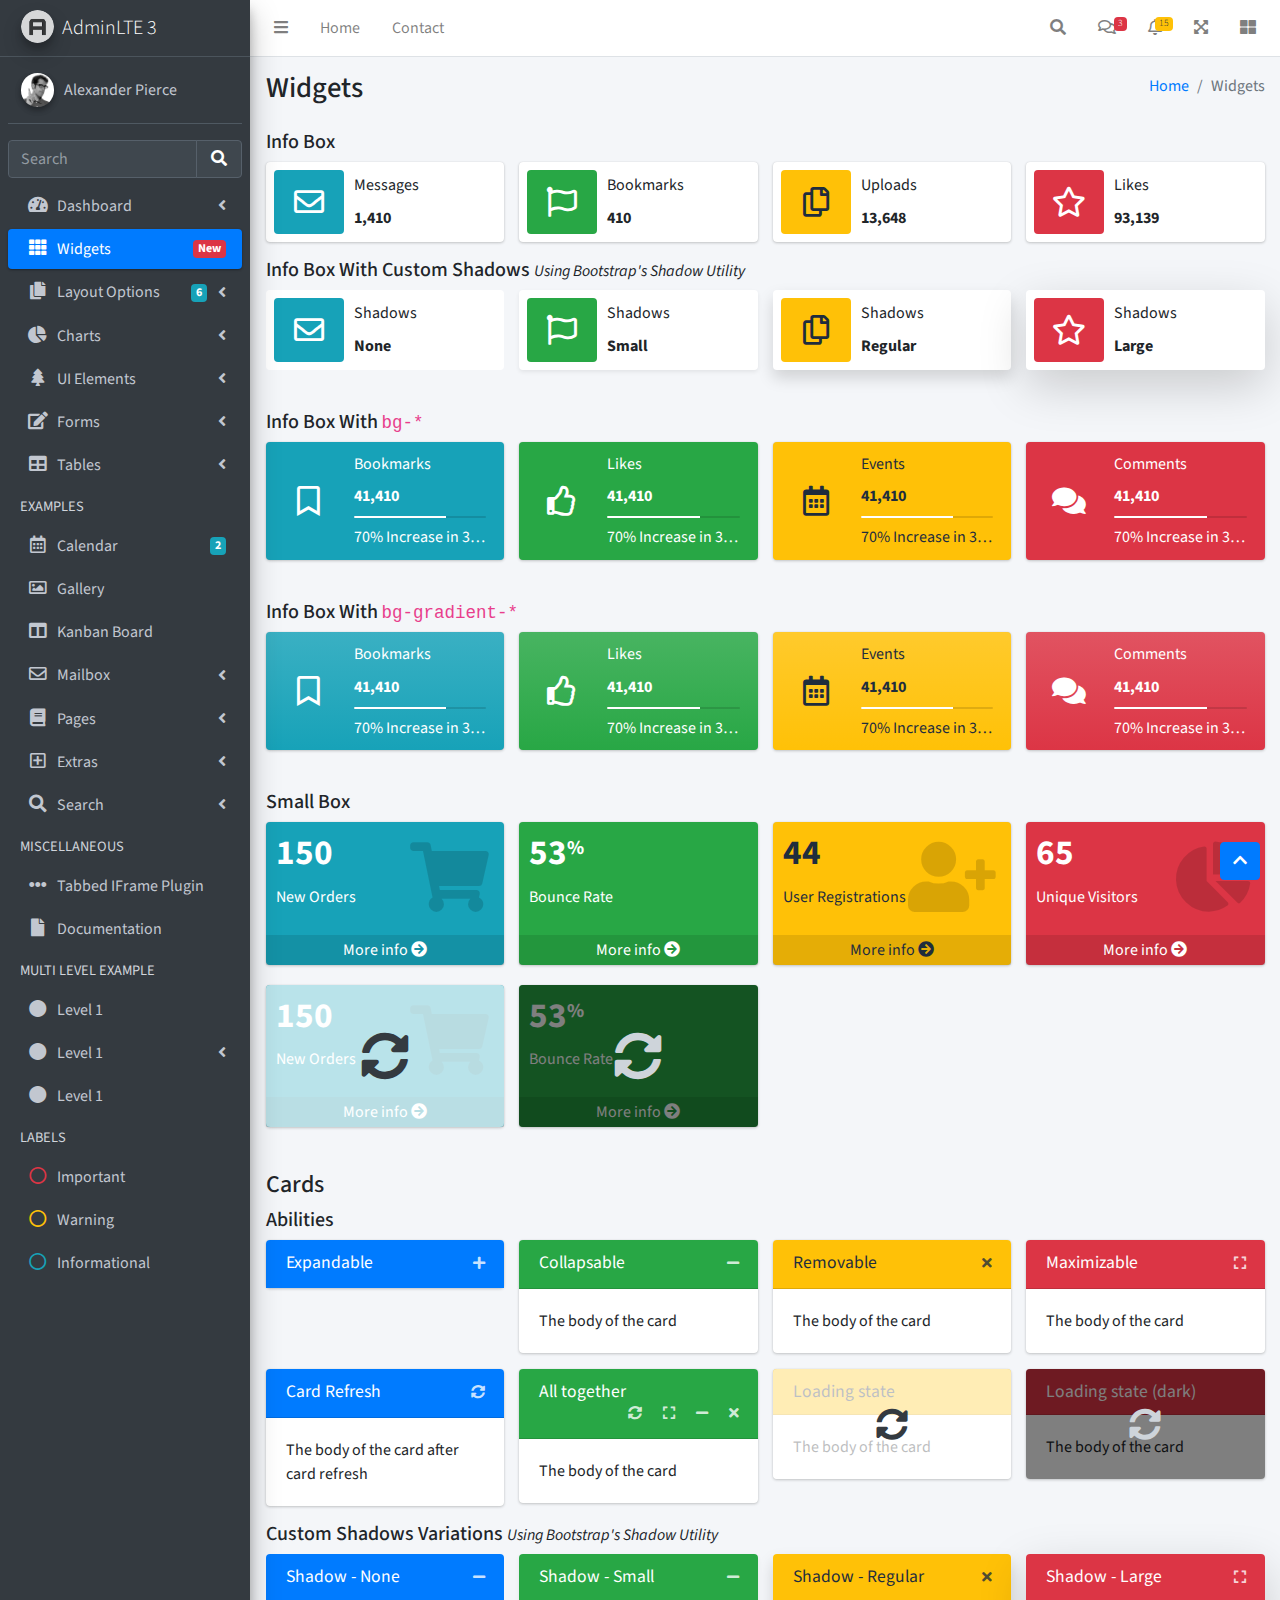
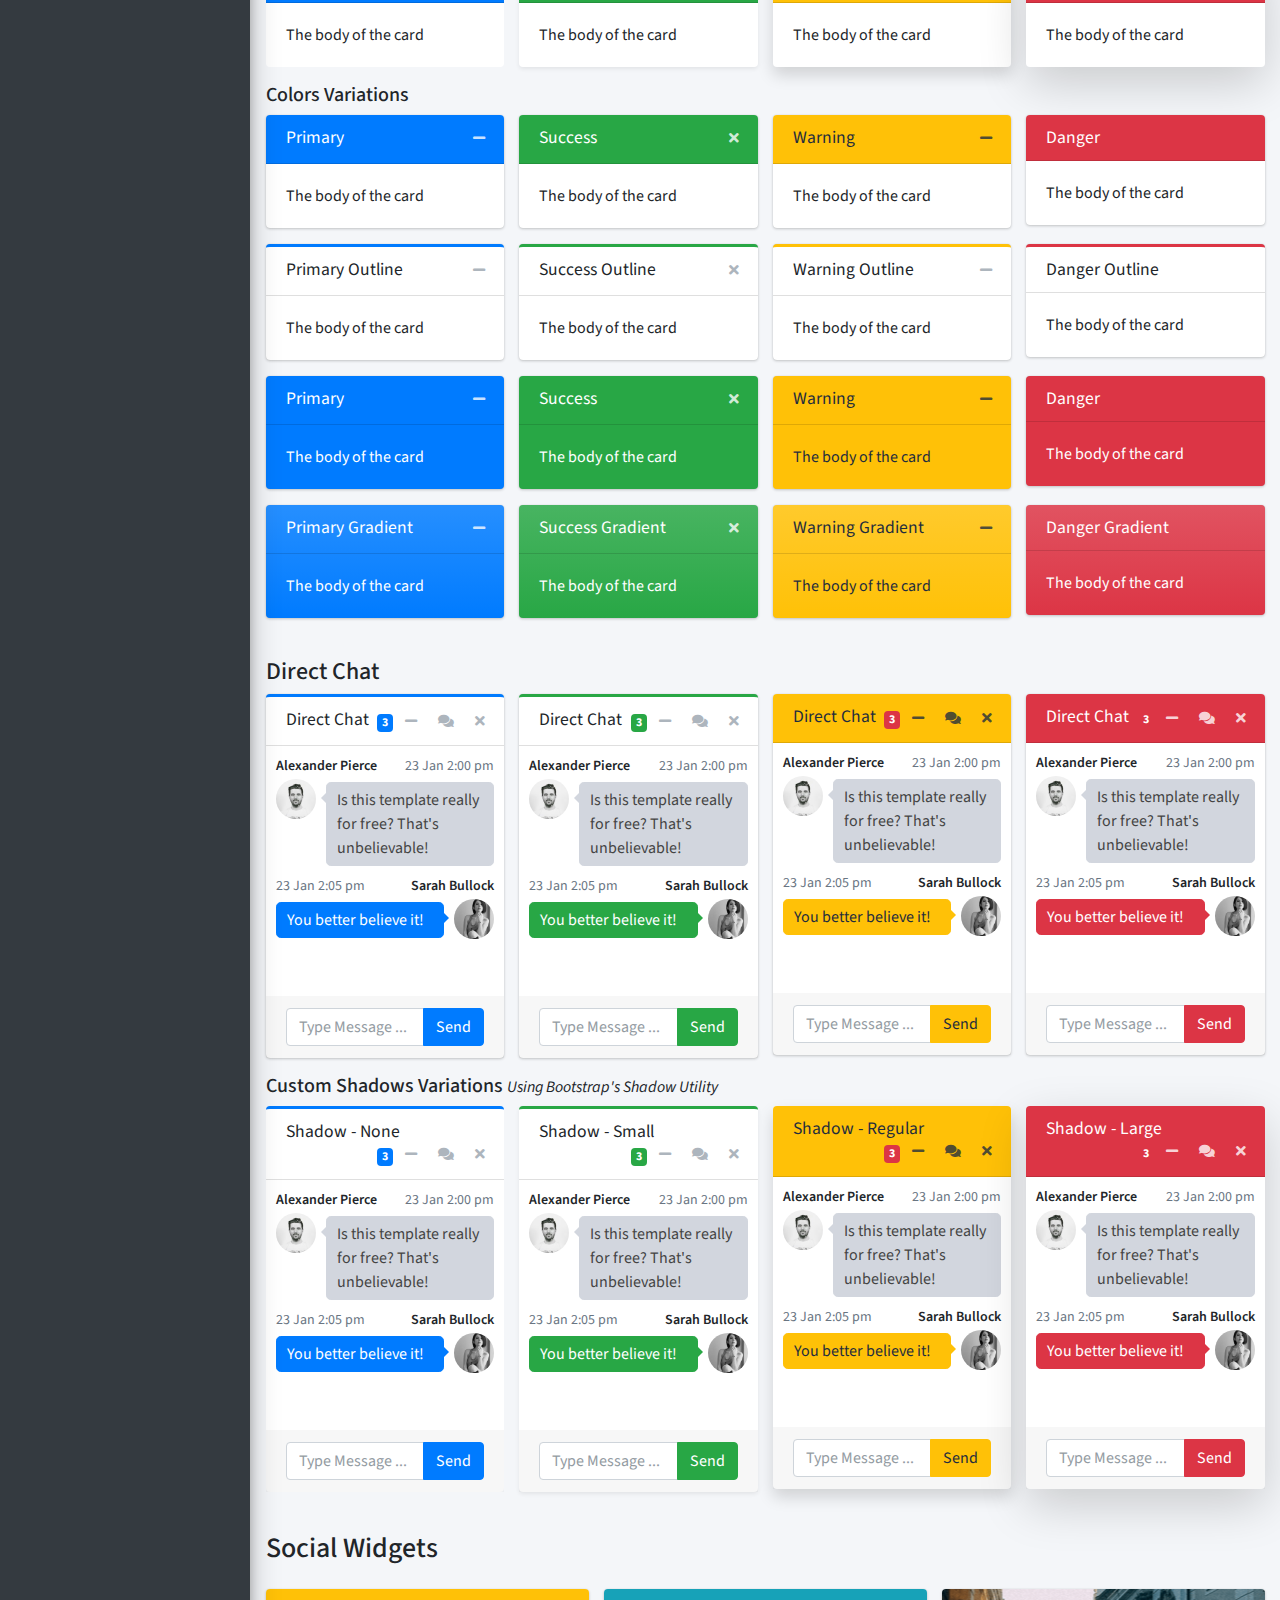
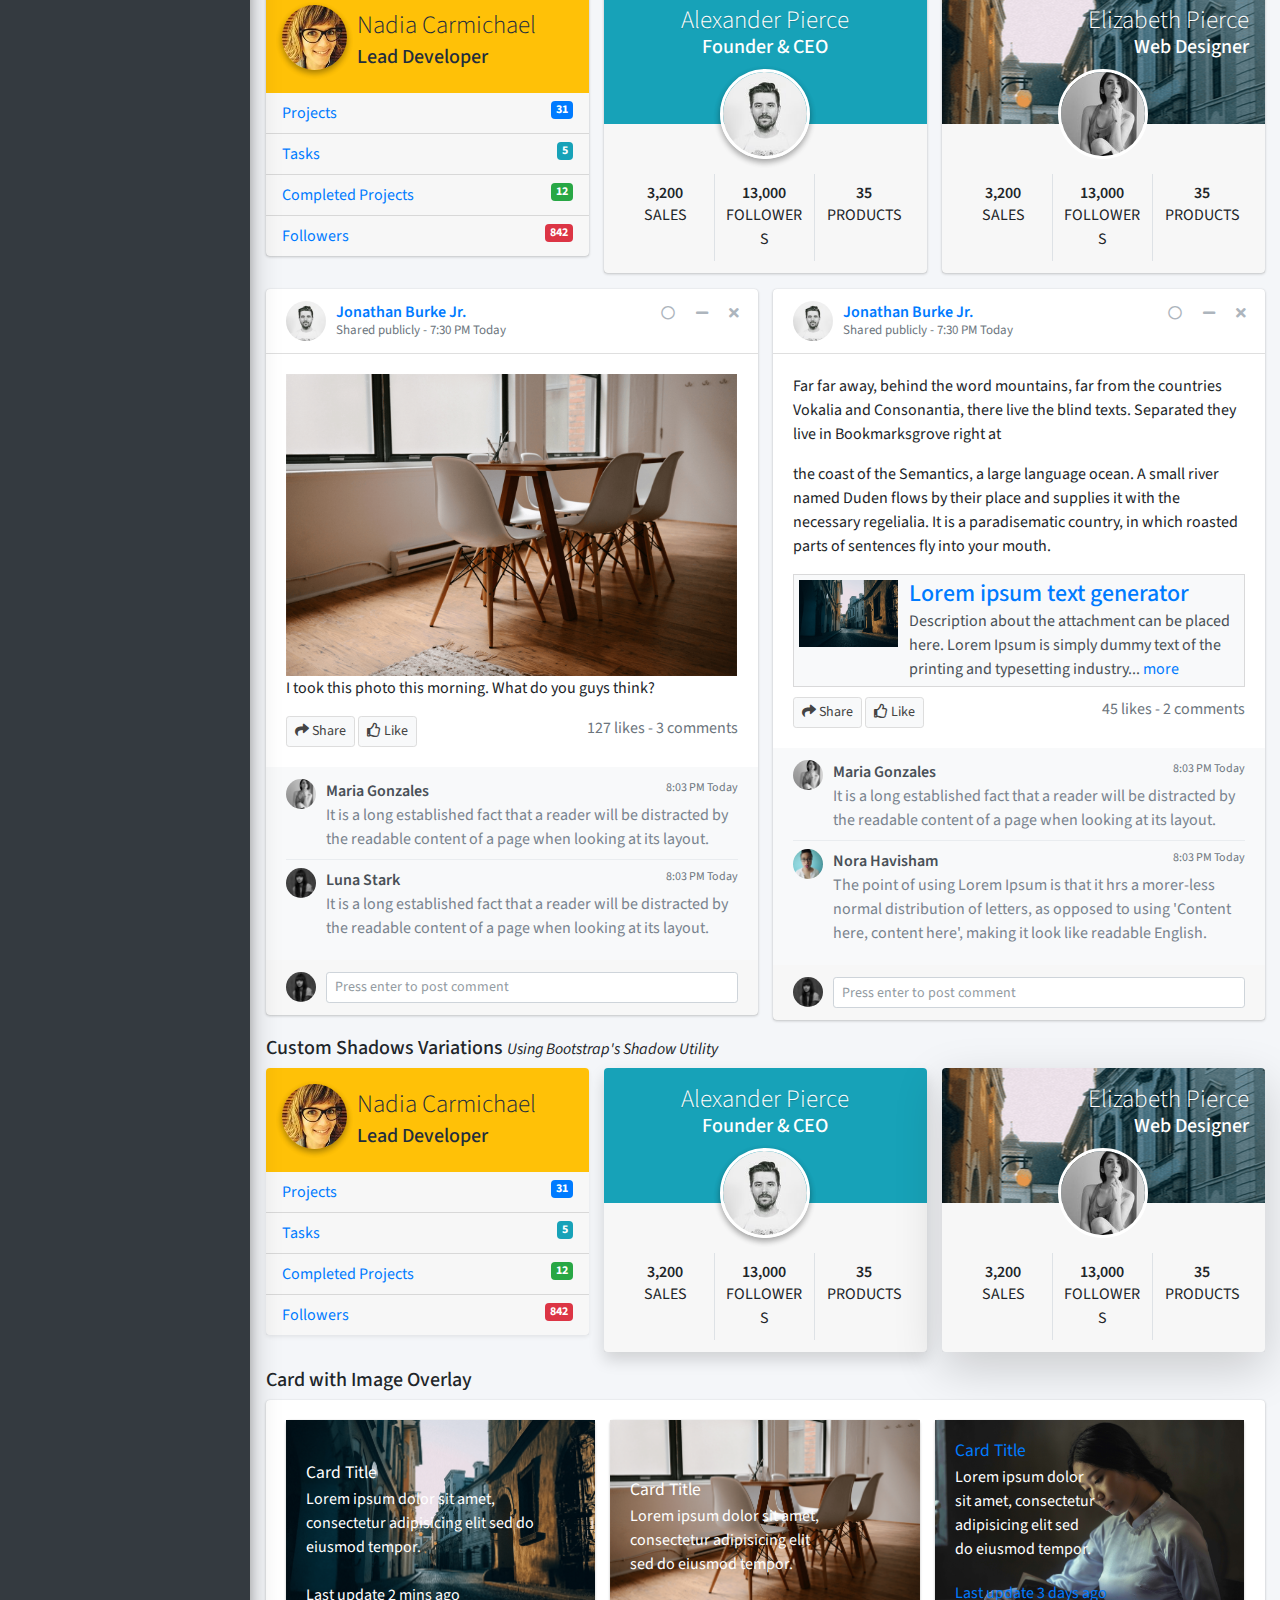
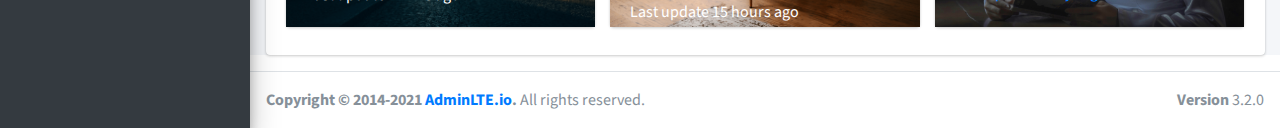
<file: static/pages/widgets.html>
<!DOCTYPE html>
<html lang="en">
<head>
  <meta charset="utf-8">
  <meta name="viewport" content="width=device-width, initial-scale=1">
  <title>AdminLTE 3 | Widgets</title>

  <!-- Google Font: Source Sans Pro -->
  <link rel="stylesheet" href="https://fonts.googleapis.com/css?family=Source+Sans+Pro:300,400,400i,700&display=fallback">
  <!-- Font Awesome -->
  <link rel="stylesheet" href="../plugins/fontawesome-free/css/all.min.css">
  <!-- Ionicons -->
  <link rel="stylesheet" href="https://code.ionicframework.com/ionicons/2.0.1/css/ionicons.min.css">
  <!-- Theme style -->
  <link rel="stylesheet" href="../dist/css/adminlte.min.css">
</head>
<body class="hold-transition sidebar-mini">
<div class="wrapper">
  <!-- Navbar -->
  <nav class="main-header navbar navbar-expand navbar-white navbar-light">
    <!-- Left navbar links -->
    <ul class="navbar-nav">
      <li class="nav-item">
        <a class="nav-link" data-widget="pushmenu" href="#" role="button"><i class="fas fa-bars"></i></a>
      </li>
      <li class="nav-item d-none d-sm-inline-block">
        <a href="../index3.html" class="nav-link">Home</a>
      </li>
      <li class="nav-item d-none d-sm-inline-block">
        <a href="#" class="nav-link">Contact</a>
      </li>
    </ul>

    <!-- Right navbar links -->
    <ul class="navbar-nav ml-auto">
      <!-- Navbar Search -->
      <li class="nav-item">
        <a class="nav-link" data-widget="navbar-search" href="#" role="button">
          <i class="fas fa-search"></i>
        </a>
        <div class="navbar-search-block">
          <form class="form-inline">
            <div class="input-group input-group-sm">
              <input class="form-control form-control-navbar" type="search" placeholder="Search" aria-label="Search">
              <div class="input-group-append">
                <button class="btn btn-navbar" type="submit">
                  <i class="fas fa-search"></i>
                </button>
                <button class="btn btn-navbar" type="button" data-widget="navbar-search">
                  <i class="fas fa-times"></i>
                </button>
              </div>
            </div>
          </form>
        </div>
      </li>

      <!-- Messages Dropdown Menu -->
      <li class="nav-item dropdown">
        <a class="nav-link" data-toggle="dropdown" href="#">
          <i class="far fa-comments"></i>
          <span class="badge badge-danger navbar-badge">3</span>
        </a>
        <div class="dropdown-menu dropdown-menu-lg dropdown-menu-right">
          <a href="#" class="dropdown-item">
            <!-- Message Start -->
            <div class="media">
              <img src="../dist/img/user1-128x128.jpg" alt="User Avatar" class="img-size-50 mr-3 img-circle">
              <div class="media-body">
                <h3 class="dropdown-item-title">
                  Brad Diesel
                  <span class="float-right text-sm text-danger"><i class="fas fa-star"></i></span>
                </h3>
                <p class="text-sm">Call me whenever you can...</p>
                <p class="text-sm text-muted"><i class="far fa-clock mr-1"></i> 4 Hours Ago</p>
              </div>
            </div>
            <!-- Message End -->
          </a>
          <div class="dropdown-divider"></div>
          <a href="#" class="dropdown-item">
            <!-- Message Start -->
            <div class="media">
              <img src="../dist/img/user8-128x128.jpg" alt="User Avatar" class="img-size-50 img-circle mr-3">
              <div class="media-body">
                <h3 class="dropdown-item-title">
                  John Pierce
                  <span class="float-right text-sm text-muted"><i class="fas fa-star"></i></span>
                </h3>
                <p class="text-sm">I got your message bro</p>
                <p class="text-sm text-muted"><i class="far fa-clock mr-1"></i> 4 Hours Ago</p>
              </div>
            </div>
            <!-- Message End -->
          </a>
          <div class="dropdown-divider"></div>
          <a href="#" class="dropdown-item">
            <!-- Message Start -->
            <div class="media">
              <img src="../dist/img/user3-128x128.jpg" alt="User Avatar" class="img-size-50 img-circle mr-3">
              <div class="media-body">
                <h3 class="dropdown-item-title">
                  Nora Silvester
                  <span class="float-right text-sm text-warning"><i class="fas fa-star"></i></span>
                </h3>
                <p class="text-sm">The subject goes here</p>
                <p class="text-sm text-muted"><i class="far fa-clock mr-1"></i> 4 Hours Ago</p>
              </div>
            </div>
            <!-- Message End -->
          </a>
          <div class="dropdown-divider"></div>
          <a href="#" class="dropdown-item dropdown-footer">See All Messages</a>
        </div>
      </li>
      <!-- Notifications Dropdown Menu -->
      <li class="nav-item dropdown">
        <a class="nav-link" data-toggle="dropdown" href="#">
          <i class="far fa-bell"></i>
          <span class="badge badge-warning navbar-badge">15</span>
        </a>
        <div class="dropdown-menu dropdown-menu-lg dropdown-menu-right">
          <span class="dropdown-item dropdown-header">15 Notifications</span>
          <div class="dropdown-divider"></div>
          <a href="#" class="dropdown-item">
            <i class="fas fa-envelope mr-2"></i> 4 new messages
            <span class="float-right text-muted text-sm">3 mins</span>
          </a>
          <div class="dropdown-divider"></div>
          <a href="#" class="dropdown-item">
            <i class="fas fa-users mr-2"></i> 8 friend requests
            <span class="float-right text-muted text-sm">12 hours</span>
          </a>
          <div class="dropdown-divider"></div>
          <a href="#" class="dropdown-item">
            <i class="fas fa-file mr-2"></i> 3 new reports
            <span class="float-right text-muted text-sm">2 days</span>
          </a>
          <div class="dropdown-divider"></div>
          <a href="#" class="dropdown-item dropdown-footer">See All Notifications</a>
        </div>
      </li>
      <li class="nav-item">
        <a class="nav-link" data-widget="fullscreen" href="#" role="button">
          <i class="fas fa-expand-arrows-alt"></i>
        </a>
      </li>
      <li class="nav-item">
        <a class="nav-link" data-widget="control-sidebar" data-slide="true" href="#" role="button">
          <i class="fas fa-th-large"></i>
        </a>
      </li>
    </ul>
  </nav>
  <!-- /.navbar -->

  <!-- Main Sidebar Container -->
  <aside class="main-sidebar sidebar-dark-primary elevation-4">
    <!-- Brand Logo -->
    <a href="../index3.html" class="brand-link">
      <img src="../dist/img/AdminLTELogo.png" alt="AdminLTE Logo" class="brand-image img-circle elevation-3" style="opacity: .8">
      <span class="brand-text font-weight-light">AdminLTE 3</span>
    </a>

    <!-- Sidebar -->
    <div class="sidebar">
      <!-- Sidebar user panel (optional) -->
      <div class="user-panel mt-3 pb-3 mb-3 d-flex">
        <div class="image">
          <img src="../dist/img/user2-160x160.jpg" class="img-circle elevation-2" alt="User Image">
        </div>
        <div class="info">
          <a href="#" class="d-block">Alexander Pierce</a>
        </div>
      </div>

      <!-- SidebarSearch Form -->
      <div class="form-inline">
        <div class="input-group" data-widget="sidebar-search">
          <input class="form-control form-control-sidebar" type="search" placeholder="Search" aria-label="Search">
          <div class="input-group-append">
            <button class="btn btn-sidebar">
              <i class="fas fa-search fa-fw"></i>
            </button>
          </div>
        </div>
      </div>

      <!-- Sidebar Menu -->
      <nav class="mt-2">
        <ul class="nav nav-pills nav-sidebar flex-column" data-widget="treeview" role="menu" data-accordion="false">
          <!-- Add icons to the links using the .nav-icon class
               with font-awesome or any other icon font library -->
          <li class="nav-item">
            <a href="#" class="nav-link">
              <i class="nav-icon fas fa-tachometer-alt"></i>
              <p>
                Dashboard
                <i class="right fas fa-angle-left"></i>
              </p>
            </a>
            <ul class="nav nav-treeview">
              <li class="nav-item">
                <a href="../index.html" class="nav-link">
                  <i class="far fa-circle nav-icon"></i>
                  <p>Dashboard v1</p>
                </a>
              </li>
              <li class="nav-item">
                <a href="../index2.html" class="nav-link">
                  <i class="far fa-circle nav-icon"></i>
                  <p>Dashboard v2</p>
                </a>
              </li>
              <li class="nav-item">
                <a href="../index3.html" class="nav-link">
                  <i class="far fa-circle nav-icon"></i>
                  <p>Dashboard v3</p>
                </a>
              </li>
            </ul>
          </li>
          <li class="nav-item">
            <a href="widgets.html" class="nav-link active">
              <i class="nav-icon fas fa-th"></i>
              <p>
                Widgets
                <span class="right badge badge-danger">New</span>
              </p>
            </a>
          </li>
          <li class="nav-item">
            <a href="#" class="nav-link">
              <i class="nav-icon fas fa-copy"></i>
              <p>
                Layout Options
                <i class="fas fa-angle-left right"></i>
                <span class="badge badge-info right">6</span>
              </p>
            </a>
            <ul class="nav nav-treeview">
              <li class="nav-item">
                <a href="layout/top-nav.html" class="nav-link">
                  <i class="far fa-circle nav-icon"></i>
                  <p>Top Navigation</p>
                </a>
              </li>
              <li class="nav-item">
                <a href="layout/top-nav-sidebar.html" class="nav-link">
                  <i class="far fa-circle nav-icon"></i>
                  <p>Top Navigation + Sidebar</p>
                </a>
              </li>
              <li class="nav-item">
                <a href="layout/boxed.html" class="nav-link">
                  <i class="far fa-circle nav-icon"></i>
                  <p>Boxed</p>
                </a>
              </li>
              <li class="nav-item">
                <a href="layout/fixed-sidebar.html" class="nav-link">
                  <i class="far fa-circle nav-icon"></i>
                  <p>Fixed Sidebar</p>
                </a>
              </li>
              <li class="nav-item">
                <a href="layout/fixed-sidebar-custom.html" class="nav-link">
                  <i class="far fa-circle nav-icon"></i>
                  <p>Fixed Sidebar <small>+ Custom Area</small></p>
                </a>
              </li>
              <li class="nav-item">
                <a href="layout/fixed-topnav.html" class="nav-link">
                  <i class="far fa-circle nav-icon"></i>
                  <p>Fixed Navbar</p>
                </a>
              </li>
              <li class="nav-item">
                <a href="layout/fixed-footer.html" class="nav-link">
                  <i class="far fa-circle nav-icon"></i>
                  <p>Fixed Footer</p>
                </a>
              </li>
              <li class="nav-item">
                <a href="layout/collapsed-sidebar.html" class="nav-link">
                  <i class="far fa-circle nav-icon"></i>
                  <p>Collapsed Sidebar</p>
                </a>
              </li>
            </ul>
          </li>
          <li class="nav-item">
            <a href="#" class="nav-link">
              <i class="nav-icon fas fa-chart-pie"></i>
              <p>
                Charts
                <i class="right fas fa-angle-left"></i>
              </p>
            </a>
            <ul class="nav nav-treeview">
              <li class="nav-item">
                <a href="charts/chartjs.html" class="nav-link">
                  <i class="far fa-circle nav-icon"></i>
                  <p>ChartJS</p>
                </a>
              </li>
              <li class="nav-item">
                <a href="charts/flot.html" class="nav-link">
                  <i class="far fa-circle nav-icon"></i>
                  <p>Flot</p>
                </a>
              </li>
              <li class="nav-item">
                <a href="charts/inline.html" class="nav-link">
                  <i class="far fa-circle nav-icon"></i>
                  <p>Inline</p>
                </a>
              </li>
              <li class="nav-item">
                <a href="charts/uplot.html" class="nav-link">
                  <i class="far fa-circle nav-icon"></i>
                  <p>uPlot</p>
                </a>
              </li>
            </ul>
          </li>
          <li class="nav-item">
            <a href="#" class="nav-link">
              <i class="nav-icon fas fa-tree"></i>
              <p>
                UI Elements
                <i class="fas fa-angle-left right"></i>
              </p>
            </a>
            <ul class="nav nav-treeview">
              <li class="nav-item">
                <a href="UI/general.html" class="nav-link">
                  <i class="far fa-circle nav-icon"></i>
                  <p>General</p>
                </a>
              </li>
              <li class="nav-item">
                <a href="UI/icons.html" class="nav-link">
                  <i class="far fa-circle nav-icon"></i>
                  <p>Icons</p>
                </a>
              </li>
              <li class="nav-item">
                <a href="UI/buttons.html" class="nav-link">
                  <i class="far fa-circle nav-icon"></i>
                  <p>Buttons</p>
                </a>
              </li>
              <li class="nav-item">
                <a href="UI/sliders.html" class="nav-link">
                  <i class="far fa-circle nav-icon"></i>
                  <p>Sliders</p>
                </a>
              </li>
              <li class="nav-item">
                <a href="UI/modals.html" class="nav-link">
                  <i class="far fa-circle nav-icon"></i>
                  <p>Modals & Alerts</p>
                </a>
              </li>
              <li class="nav-item">
                <a href="UI/navbar.html" class="nav-link">
                  <i class="far fa-circle nav-icon"></i>
                  <p>Navbar & Tabs</p>
                </a>
              </li>
              <li class="nav-item">
                <a href="UI/timeline.html" class="nav-link">
                  <i class="far fa-circle nav-icon"></i>
                  <p>Timeline</p>
                </a>
              </li>
              <li class="nav-item">
                <a href="UI/ribbons.html" class="nav-link">
                  <i class="far fa-circle nav-icon"></i>
                  <p>Ribbons</p>
                </a>
              </li>
            </ul>
          </li>
          <li class="nav-item">
            <a href="#" class="nav-link">
              <i class="nav-icon fas fa-edit"></i>
              <p>
                Forms
                <i class="fas fa-angle-left right"></i>
              </p>
            </a>
            <ul class="nav nav-treeview">
              <li class="nav-item">
                <a href="forms/general.html" class="nav-link">
                  <i class="far fa-circle nav-icon"></i>
                  <p>General Elements</p>
                </a>
              </li>
              <li class="nav-item">
                <a href="forms/advanced.html" class="nav-link">
                  <i class="far fa-circle nav-icon"></i>
                  <p>Advanced Elements</p>
                </a>
              </li>
              <li class="nav-item">
                <a href="forms/editors.html" class="nav-link">
                  <i class="far fa-circle nav-icon"></i>
                  <p>Editors</p>
                </a>
              </li>
              <li class="nav-item">
                <a href="forms/validation.html" class="nav-link">
                  <i class="far fa-circle nav-icon"></i>
                  <p>Validation</p>
                </a>
              </li>
            </ul>
          </li>
          <li class="nav-item">
            <a href="#" class="nav-link">
              <i class="nav-icon fas fa-table"></i>
              <p>
                Tables
                <i class="fas fa-angle-left right"></i>
              </p>
            </a>
            <ul class="nav nav-treeview">
              <li class="nav-item">
                <a href="tables/simple.html" class="nav-link">
                  <i class="far fa-circle nav-icon"></i>
                  <p>Simple Tables</p>
                </a>
              </li>
              <li class="nav-item">
                <a href="tables/data.html" class="nav-link">
                  <i class="far fa-circle nav-icon"></i>
                  <p>DataTables</p>
                </a>
              </li>
              <li class="nav-item">
                <a href="tables/jsgrid.html" class="nav-link">
                  <i class="far fa-circle nav-icon"></i>
                  <p>jsGrid</p>
                </a>
              </li>
            </ul>
          </li>
          <li class="nav-header">EXAMPLES</li>
          <li class="nav-item">
            <a href="calendar.html" class="nav-link">
              <i class="nav-icon far fa-calendar-alt"></i>
              <p>
                Calendar
                <span class="badge badge-info right">2</span>
              </p>
            </a>
          </li>
          <li class="nav-item">
            <a href="gallery.html" class="nav-link">
              <i class="nav-icon far fa-image"></i>
              <p>
                Gallery
              </p>
            </a>
          </li>
          <li class="nav-item">
            <a href="kanban.html" class="nav-link">
              <i class="nav-icon fas fa-columns"></i>
              <p>
                Kanban Board
              </p>
            </a>
          </li>
          <li class="nav-item">
            <a href="#" class="nav-link">
              <i class="nav-icon far fa-envelope"></i>
              <p>
                Mailbox
                <i class="fas fa-angle-left right"></i>
              </p>
            </a>
            <ul class="nav nav-treeview">
              <li class="nav-item">
                <a href="mailbox/mailbox.html" class="nav-link">
                  <i class="far fa-circle nav-icon"></i>
                  <p>Inbox</p>
                </a>
              </li>
              <li class="nav-item">
                <a href="mailbox/compose.html" class="nav-link">
                  <i class="far fa-circle nav-icon"></i>
                  <p>Compose</p>
                </a>
              </li>
              <li class="nav-item">
                <a href="mailbox/read-mail.html" class="nav-link">
                  <i class="far fa-circle nav-icon"></i>
                  <p>Read</p>
                </a>
              </li>
            </ul>
          </li>
          <li class="nav-item">
            <a href="#" class="nav-link">
              <i class="nav-icon fas fa-book"></i>
              <p>
                Pages
                <i class="fas fa-angle-left right"></i>
              </p>
            </a>
            <ul class="nav nav-treeview">
              <li class="nav-item">
                <a href="examples/invoice.html" class="nav-link">
                  <i class="far fa-circle nav-icon"></i>
                  <p>Invoice</p>
                </a>
              </li>
              <li class="nav-item">
                <a href="examples/profile.html" class="nav-link">
                  <i class="far fa-circle nav-icon"></i>
                  <p>Profile</p>
                </a>
              </li>
              <li class="nav-item">
                <a href="examples/e-commerce.html" class="nav-link">
                  <i class="far fa-circle nav-icon"></i>
                  <p>E-commerce</p>
                </a>
              </li>
              <li class="nav-item">
                <a href="examples/projects.html" class="nav-link">
                  <i class="far fa-circle nav-icon"></i>
                  <p>Projects</p>
                </a>
              </li>
              <li class="nav-item">
                <a href="examples/project-add.html" class="nav-link">
                  <i class="far fa-circle nav-icon"></i>
                  <p>Project Add</p>
                </a>
              </li>
              <li class="nav-item">
                <a href="examples/project-edit.html" class="nav-link">
                  <i class="far fa-circle nav-icon"></i>
                  <p>Project Edit</p>
                </a>
              </li>
              <li class="nav-item">
                <a href="examples/project-detail.html" class="nav-link">
                  <i class="far fa-circle nav-icon"></i>
                  <p>Project Detail</p>
                </a>
              </li>
              <li class="nav-item">
                <a href="examples/contacts.html" class="nav-link">
                  <i class="far fa-circle nav-icon"></i>
                  <p>Contacts</p>
                </a>
              </li>
              <li class="nav-item">
                <a href="examples/faq.html" class="nav-link">
                  <i class="far fa-circle nav-icon"></i>
                  <p>FAQ</p>
                </a>
              </li>
              <li class="nav-item">
                <a href="examples/contact-us.html" class="nav-link">
                  <i class="far fa-circle nav-icon"></i>
                  <p>Contact us</p>
                </a>
              </li>
            </ul>
          </li>
          <li class="nav-item">
            <a href="#" class="nav-link">
              <i class="nav-icon far fa-plus-square"></i>
              <p>
                Extras
                <i class="fas fa-angle-left right"></i>
              </p>
            </a>
            <ul class="nav nav-treeview">
              <li class="nav-item">
                <a href="#" class="nav-link">
                  <i class="far fa-circle nav-icon"></i>
                  <p>
                    Login & Register v1
                    <i class="fas fa-angle-left right"></i>
                  </p>
                </a>
                <ul class="nav nav-treeview">
                  <li class="nav-item">
                    <a href="examples/login.html" class="nav-link">
                      <i class="far fa-circle nav-icon"></i>
                      <p>Login v1</p>
                    </a>
                  </li>
                  <li class="nav-item">
                    <a href="examples/register.html" class="nav-link">
                      <i class="far fa-circle nav-icon"></i>
                      <p>Register v1</p>
                    </a>
                  </li>
                  <li class="nav-item">
                    <a href="examples/forgot-password.html" class="nav-link">
                      <i class="far fa-circle nav-icon"></i>
                      <p>Forgot Password v1</p>
                    </a>
                  </li>
                  <li class="nav-item">
                    <a href="examples/recover-password.html" class="nav-link">
                      <i class="far fa-circle nav-icon"></i>
                      <p>Recover Password v1</p>
                    </a>
                  </li>
                </ul>
              </li>
              <li class="nav-item">
                <a href="#" class="nav-link">
                  <i class="far fa-circle nav-icon"></i>
                  <p>
                    Login & Register v2
                    <i class="fas fa-angle-left right"></i>
                  </p>
                </a>
                <ul class="nav nav-treeview">
                  <li class="nav-item">
                    <a href="examples/login-v2.html" class="nav-link">
                      <i class="far fa-circle nav-icon"></i>
                      <p>Login v2</p>
                    </a>
                  </li>
                  <li class="nav-item">
                    <a href="examples/register-v2.html" class="nav-link">
                      <i class="far fa-circle nav-icon"></i>
                      <p>Register v2</p>
                    </a>
                  </li>
                  <li class="nav-item">
                    <a href="examples/forgot-password-v2.html" class="nav-link">
                      <i class="far fa-circle nav-icon"></i>
                      <p>Forgot Password v2</p>
                    </a>
                  </li>
                  <li class="nav-item">
                    <a href="examples/recover-password-v2.html" class="nav-link">
                      <i class="far fa-circle nav-icon"></i>
                      <p>Recover Password v2</p>
                    </a>
                  </li>
                </ul>
              </li>
              <li class="nav-item">
                <a href="examples/lockscreen.html" class="nav-link">
                  <i class="far fa-circle nav-icon"></i>
                  <p>Lockscreen</p>
                </a>
              </li>
              <li class="nav-item">
                <a href="examples/legacy-user-menu.html" class="nav-link">
                  <i class="far fa-circle nav-icon"></i>
                  <p>Legacy User Menu</p>
                </a>
              </li>
              <li class="nav-item">
                <a href="examples/language-menu.html" class="nav-link">
                  <i class="far fa-circle nav-icon"></i>
                  <p>Language Menu</p>
                </a>
              </li>
              <li class="nav-item">
                <a href="examples/404.html" class="nav-link">
                  <i class="far fa-circle nav-icon"></i>
                  <p>Error 404</p>
                </a>
              </li>
              <li class="nav-item">
                <a href="examples/500.html" class="nav-link">
                  <i class="far fa-circle nav-icon"></i>
                  <p>Error 500</p>
                </a>
              </li>
              <li class="nav-item">
                <a href="examples/pace.html" class="nav-link">
                  <i class="far fa-circle nav-icon"></i>
                  <p>Pace</p>
                </a>
              </li>
              <li class="nav-item">
                <a href="examples/blank.html" class="nav-link">
                  <i class="far fa-circle nav-icon"></i>
                  <p>Blank Page</p>
                </a>
              </li>
              <li class="nav-item">
                <a href="../starter.html" class="nav-link">
                  <i class="far fa-circle nav-icon"></i>
                  <p>Starter Page</p>
                </a>
              </li>
            </ul>
          </li>
          <li class="nav-item">
            <a href="#" class="nav-link">
              <i class="nav-icon fas fa-search"></i>
              <p>
                Search
                <i class="fas fa-angle-left right"></i>
              </p>
            </a>
            <ul class="nav nav-treeview">
              <li class="nav-item">
                <a href="search/simple.html" class="nav-link">
                  <i class="far fa-circle nav-icon"></i>
                  <p>Simple Search</p>
                </a>
              </li>
              <li class="nav-item">
                <a href="search/enhanced.html" class="nav-link">
                  <i class="far fa-circle nav-icon"></i>
                  <p>Enhanced</p>
                </a>
              </li>
            </ul>
          </li>
          <li class="nav-header">MISCELLANEOUS</li>
          <li class="nav-item">
            <a href="../iframe.html" class="nav-link">
              <i class="nav-icon fas fa-ellipsis-h"></i>
              <p>Tabbed IFrame Plugin</p>
            </a>
          </li>
          <li class="nav-item">
            <a href="https://adminlte.io/docs/3.1/" class="nav-link">
              <i class="nav-icon fas fa-file"></i>
              <p>Documentation</p>
            </a>
          </li>
          <li class="nav-header">MULTI LEVEL EXAMPLE</li>
          <li class="nav-item">
            <a href="#" class="nav-link">
              <i class="fas fa-circle nav-icon"></i>
              <p>Level 1</p>
            </a>
          </li>
          <li class="nav-item">
            <a href="#" class="nav-link">
              <i class="nav-icon fas fa-circle"></i>
              <p>
                Level 1
                <i class="right fas fa-angle-left"></i>
              </p>
            </a>
            <ul class="nav nav-treeview">
              <li class="nav-item">
                <a href="#" class="nav-link">
                  <i class="far fa-circle nav-icon"></i>
                  <p>Level 2</p>
                </a>
              </li>
              <li class="nav-item">
                <a href="#" class="nav-link">
                  <i class="far fa-circle nav-icon"></i>
                  <p>
                    Level 2
                    <i class="right fas fa-angle-left"></i>
                  </p>
                </a>
                <ul class="nav nav-treeview">
                  <li class="nav-item">
                    <a href="#" class="nav-link">
                      <i class="far fa-dot-circle nav-icon"></i>
                      <p>Level 3</p>
                    </a>
                  </li>
                  <li class="nav-item">
                    <a href="#" class="nav-link">
                      <i class="far fa-dot-circle nav-icon"></i>
                      <p>Level 3</p>
                    </a>
                  </li>
                  <li class="nav-item">
                    <a href="#" class="nav-link">
                      <i class="far fa-dot-circle nav-icon"></i>
                      <p>Level 3</p>
                    </a>
                  </li>
                </ul>
              </li>
              <li class="nav-item">
                <a href="#" class="nav-link">
                  <i class="far fa-circle nav-icon"></i>
                  <p>Level 2</p>
                </a>
              </li>
            </ul>
          </li>
          <li class="nav-item">
            <a href="#" class="nav-link">
              <i class="fas fa-circle nav-icon"></i>
              <p>Level 1</p>
            </a>
          </li>
          <li class="nav-header">LABELS</li>
          <li class="nav-item">
            <a href="#" class="nav-link">
              <i class="nav-icon far fa-circle text-danger"></i>
              <p class="text">Important</p>
            </a>
          </li>
          <li class="nav-item">
            <a href="#" class="nav-link">
              <i class="nav-icon far fa-circle text-warning"></i>
              <p>Warning</p>
            </a>
          </li>
          <li class="nav-item">
            <a href="#" class="nav-link">
              <i class="nav-icon far fa-circle text-info"></i>
              <p>Informational</p>
            </a>
          </li>
        </ul>
      </nav>
      <!-- /.sidebar-menu -->
    </div>
    <!-- /.sidebar -->
  </aside>

  <!-- Content Wrapper. Contains page content -->
  <div class="content-wrapper">
    <!-- Content Header (Page header) -->
    <section class="content-header">
      <div class="container-fluid">
        <div class="row mb-2">
          <div class="col-sm-6">
            <h1>Widgets</h1>
          </div>
          <div class="col-sm-6">
            <ol class="breadcrumb float-sm-right">
              <li class="breadcrumb-item"><a href="#">Home</a></li>
              <li class="breadcrumb-item active">Widgets</li>
            </ol>
          </div>
        </div>
      </div><!-- /.container-fluid -->
    </section>

    <!-- Main content -->
    <section class="content">
      <div class="container-fluid">
        <h5 class="mb-2">Info Box</h5>
        <div class="row">
          <div class="col-md-3 col-sm-6 col-12">
            <div class="info-box">
              <span class="info-box-icon bg-info"><i class="far fa-envelope"></i></span>

              <div class="info-box-content">
                <span class="info-box-text">Messages</span>
                <span class="info-box-number">1,410</span>
              </div>
              <!-- /.info-box-content -->
            </div>
            <!-- /.info-box -->
          </div>
          <!-- /.col -->
          <div class="col-md-3 col-sm-6 col-12">
            <div class="info-box">
              <span class="info-box-icon bg-success"><i class="far fa-flag"></i></span>

              <div class="info-box-content">
                <span class="info-box-text">Bookmarks</span>
                <span class="info-box-number">410</span>
              </div>
              <!-- /.info-box-content -->
            </div>
            <!-- /.info-box -->
          </div>
          <!-- /.col -->
          <div class="col-md-3 col-sm-6 col-12">
            <div class="info-box">
              <span class="info-box-icon bg-warning"><i class="far fa-copy"></i></span>

              <div class="info-box-content">
                <span class="info-box-text">Uploads</span>
                <span class="info-box-number">13,648</span>
              </div>
              <!-- /.info-box-content -->
            </div>
            <!-- /.info-box -->
          </div>
          <!-- /.col -->
          <div class="col-md-3 col-sm-6 col-12">
            <div class="info-box">
              <span class="info-box-icon bg-danger"><i class="far fa-star"></i></span>

              <div class="info-box-content">
                <span class="info-box-text">Likes</span>
                <span class="info-box-number">93,139</span>
              </div>
              <!-- /.info-box-content -->
            </div>
            <!-- /.info-box -->
          </div>
          <!-- /.col -->
        </div>
        <!-- /.row -->

        <!-- =========================================================== -->
        <h5 class="mb-2">Info Box With Custom Shadows <small><i>Using Bootstrap's Shadow Utility</i></small></h5>
        <div class="row">
          <div class="col-md-3 col-sm-6 col-12">
            <div class="info-box shadow-none">
              <span class="info-box-icon bg-info"><i class="far fa-envelope"></i></span>

              <div class="info-box-content">
                <span class="info-box-text">Shadows</span>
                <span class="info-box-number">None</span>
              </div>
              <!-- /.info-box-content -->
            </div>
            <!-- /.info-box -->
          </div>
          <!-- /.col -->
          <div class="col-md-3 col-sm-6 col-12">
            <div class="info-box shadow-sm">
              <span class="info-box-icon bg-success"><i class="far fa-flag"></i></span>

              <div class="info-box-content">
                <span class="info-box-text">Shadows</span>
                <span class="info-box-number">Small</span>
              </div>
              <!-- /.info-box-content -->
            </div>
            <!-- /.info-box -->
          </div>
          <!-- /.col -->
          <div class="col-md-3 col-sm-6 col-12">
            <div class="info-box shadow">
              <span class="info-box-icon bg-warning"><i class="far fa-copy"></i></span>

              <div class="info-box-content">
                <span class="info-box-text">Shadows</span>
                <span class="info-box-number">Regular</span>
              </div>
              <!-- /.info-box-content -->
            </div>
            <!-- /.info-box -->
          </div>
          <!-- /.col -->
          <div class="col-md-3 col-sm-6 col-12">
            <div class="info-box shadow-lg">
              <span class="info-box-icon bg-danger"><i class="far fa-star"></i></span>

              <div class="info-box-content">
                <span class="info-box-text">Shadows</span>
                <span class="info-box-number">Large</span>
              </div>
              <!-- /.info-box-content -->
            </div>
            <!-- /.info-box -->
          </div>
          <!-- /.col -->
        </div>
        <!-- /.row -->

        <!-- =========================================================== -->
        <h5 class="mt-4 mb-2">Info Box With <code>bg-*</code></h5>
        <div class="row">
          <div class="col-md-3 col-sm-6 col-12">
            <div class="info-box bg-info">
              <span class="info-box-icon"><i class="far fa-bookmark"></i></span>

              <div class="info-box-content">
                <span class="info-box-text">Bookmarks</span>
                <span class="info-box-number">41,410</span>

                <div class="progress">
                  <div class="progress-bar" style="width: 70%"></div>
                </div>
                <span class="progress-description">
                  70% Increase in 30 Days
                </span>
              </div>
              <!-- /.info-box-content -->
            </div>
            <!-- /.info-box -->
          </div>
          <!-- /.col -->
          <div class="col-md-3 col-sm-6 col-12">
            <div class="info-box bg-success">
              <span class="info-box-icon"><i class="far fa-thumbs-up"></i></span>

              <div class="info-box-content">
                <span class="info-box-text">Likes</span>
                <span class="info-box-number">41,410</span>

                <div class="progress">
                  <div class="progress-bar" style="width: 70%"></div>
                </div>
                <span class="progress-description">
                  70% Increase in 30 Days
                </span>
              </div>
              <!-- /.info-box-content -->
            </div>
            <!-- /.info-box -->
          </div>
          <!-- /.col -->
          <div class="col-md-3 col-sm-6 col-12">
            <div class="info-box bg-warning">
              <span class="info-box-icon"><i class="far fa-calendar-alt"></i></span>

              <div class="info-box-content">
                <span class="info-box-text">Events</span>
                <span class="info-box-number">41,410</span>

                <div class="progress">
                  <div class="progress-bar" style="width: 70%"></div>
                </div>
                <span class="progress-description">
                  70% Increase in 30 Days
                </span>
              </div>
              <!-- /.info-box-content -->
            </div>
            <!-- /.info-box -->
          </div>
          <!-- /.col -->
          <div class="col-md-3 col-sm-6 col-12">
            <div class="info-box bg-danger">
              <span class="info-box-icon"><i class="fas fa-comments"></i></span>

              <div class="info-box-content">
                <span class="info-box-text">Comments</span>
                <span class="info-box-number">41,410</span>

                <div class="progress">
                  <div class="progress-bar" style="width: 70%"></div>
                </div>
                <span class="progress-description">
                  70% Increase in 30 Days
                </span>
              </div>
              <!-- /.info-box-content -->
            </div>
            <!-- /.info-box -->
          </div>
          <!-- /.col -->
        </div>
        <!-- /.row -->

        <!-- =========================================================== -->
        <h5 class="mt-4 mb-2">Info Box With <code>bg-gradient-*</code></h5>
        <div class="row">
          <div class="col-md-3 col-sm-6 col-12">
            <div class="info-box bg-gradient-info">
              <span class="info-box-icon"><i class="far fa-bookmark"></i></span>

              <div class="info-box-content">
                <span class="info-box-text">Bookmarks</span>
                <span class="info-box-number">41,410</span>

                <div class="progress">
                  <div class="progress-bar" style="width: 70%"></div>
                </div>
                <span class="progress-description">
                  70% Increase in 30 Days
                </span>
              </div>
              <!-- /.info-box-content -->
            </div>
            <!-- /.info-box -->
          </div>
          <!-- /.col -->
          <div class="col-md-3 col-sm-6 col-12">
            <div class="info-box bg-gradient-success">
              <span class="info-box-icon"><i class="far fa-thumbs-up"></i></span>

              <div class="info-box-content">
                <span class="info-box-text">Likes</span>
                <span class="info-box-number">41,410</span>

                <div class="progress">
                  <div class="progress-bar" style="width: 70%"></div>
                </div>
                <span class="progress-description">
                  70% Increase in 30 Days
                </span>
              </div>
              <!-- /.info-box-content -->
            </div>
            <!-- /.info-box -->
          </div>
          <!-- /.col -->
          <div class="col-md-3 col-sm-6 col-12">
            <div class="info-box bg-gradient-warning">
              <span class="info-box-icon"><i class="far fa-calendar-alt"></i></span>

              <div class="info-box-content">
                <span class="info-box-text">Events</span>
                <span class="info-box-number">41,410</span>

                <div class="progress">
                  <div class="progress-bar" style="width: 70%"></div>
                </div>
                <span class="progress-description">
                  70% Increase in 30 Days
                </span>
              </div>
              <!-- /.info-box-content -->
            </div>
            <!-- /.info-box -->
          </div>
          <!-- /.col -->
          <div class="col-md-3 col-sm-6 col-12">
            <div class="info-box bg-gradient-danger">
              <span class="info-box-icon"><i class="fas fa-comments"></i></span>

              <div class="info-box-content">
                <span class="info-box-text">Comments</span>
                <span class="info-box-number">41,410</span>

                <div class="progress">
                  <div class="progress-bar" style="width: 70%"></div>
                </div>
                <span class="progress-description">
                  70% Increase in 30 Days
                </span>
              </div>
              <!-- /.info-box-content -->
            </div>
            <!-- /.info-box -->
          </div>
          <!-- /.col -->
        </div>
        <!-- /.row -->

        <!-- =========================================================== -->

        <!-- Small Box (Stat card) -->
        <h5 class="mb-2 mt-4">Small Box</h5>
        <div class="row">
          <div class="col-lg-3 col-6">
            <!-- small card -->
            <div class="small-box bg-info">
              <div class="inner">
                <h3>150</h3>

                <p>New Orders</p>
              </div>
              <div class="icon">
                <i class="fas fa-shopping-cart"></i>
              </div>
              <a href="#" class="small-box-footer">
                More info <i class="fas fa-arrow-circle-right"></i>
              </a>
            </div>
          </div>
          <!-- ./col -->
          <div class="col-lg-3 col-6">
            <!-- small card -->
            <div class="small-box bg-success">
              <div class="inner">
                <h3>53<sup style="font-size: 20px">%</sup></h3>

                <p>Bounce Rate</p>
              </div>
              <div class="icon">
                <i class="ion ion-stats-bars"></i>
              </div>
              <a href="#" class="small-box-footer">
                More info <i class="fas fa-arrow-circle-right"></i>
              </a>
            </div>
          </div>
          <!-- ./col -->
          <div class="col-lg-3 col-6">
            <!-- small card -->
            <div class="small-box bg-warning">
              <div class="inner">
                <h3>44</h3>

                <p>User Registrations</p>
              </div>
              <div class="icon">
                <i class="fas fa-user-plus"></i>
              </div>
              <a href="#" class="small-box-footer">
                More info <i class="fas fa-arrow-circle-right"></i>
              </a>
            </div>
          </div>
          <!-- ./col -->
          <div class="col-lg-3 col-6">
            <!-- small card -->
            <div class="small-box bg-danger">
              <div class="inner">
                <h3>65</h3>

                <p>Unique Visitors</p>
              </div>
              <div class="icon">
                <i class="fas fa-chart-pie"></i>
              </div>
              <a href="#" class="small-box-footer">
                More info <i class="fas fa-arrow-circle-right"></i>
              </a>
            </div>
          </div>
          <!-- ./col -->
        </div>
        <!-- /.row -->

        <!-- Small Box (Stat card) -->
        <div class="row">
          <div class="col-lg-3 col-6">
            <!-- small card -->
            <div class="small-box bg-info">
              <!-- Loading (remove the following to stop the loading)-->
              <div class="overlay">
                <i class="fas fa-3x fa-sync-alt"></i>
              </div>
              <!-- end loading -->
              <div class="inner">
                <h3>150</h3>

                <p>New Orders</p>
              </div>
              <div class="icon">
                <i class="fas fa-shopping-cart"></i>
              </div>
              <a href="#" class="small-box-footer">
                More info <i class="fas fa-arrow-circle-right"></i>
              </a>
            </div>
          </div>
          <!-- ./col -->
          <div class="col-lg-3 col-6">
            <!-- small card -->
            <div class="small-box bg-success">
              <!-- Loading (remove the following to stop the loading)-->
              <div class="overlay dark">
                <i class="fas fa-3x fa-sync-alt"></i>
              </div>
              <!-- end loading -->
              <div class="inner">
                <h3>53<sup style="font-size: 20px">%</sup></h3>

                <p>Bounce Rate</p>
              </div>
              <div class="icon">
                <i class="ion ion-stats-bars"></i>
              </div>
              <a href="#" class="small-box-footer">
                More info <i class="fas fa-arrow-circle-right"></i>
              </a>
            </div>
          </div>
          <!-- ./col -->
        </div>
        <!-- /.row -->

        <!-- =========================================================== -->
        <h4 class="mb-2 mt-4">Cards</h4>
        <h5 class="mb-2">Abilities</h5>
        <div class="row">
          <div class="col-md-3">
            <div class="card card-primary collapsed-card">
              <div class="card-header">
                <h3 class="card-title">Expandable</h3>

                <div class="card-tools">
                  <button type="button" class="btn btn-tool" data-card-widget="collapse"><i class="fas fa-plus"></i>
                  </button>
                </div>
                <!-- /.card-tools -->
              </div>
              <!-- /.card-header -->
              <div class="card-body">
                The body of the card
              </div>
              <!-- /.card-body -->
            </div>
            <!-- /.card -->
          </div>
          <!-- /.col -->
          <div class="col-md-3">
            <div class="card card-success">
              <div class="card-header">
                <h3 class="card-title">Collapsable</h3>

                <div class="card-tools">
                  <button type="button" class="btn btn-tool" data-card-widget="collapse"><i class="fas fa-minus"></i>
                  </button>
                </div>
                <!-- /.card-tools -->
              </div>
              <!-- /.card-header -->
              <div class="card-body">
                The body of the card
              </div>
              <!-- /.card-body -->
            </div>
            <!-- /.card -->
          </div>
          <!-- /.col -->
          <div class="col-md-3">
            <div class="card card-warning">
              <div class="card-header">
                <h3 class="card-title">Removable</h3>

                <div class="card-tools">
                  <button type="button" class="btn btn-tool" data-card-widget="remove"><i class="fas fa-times"></i>
                  </button>
                </div>
                <!-- /.card-tools -->
              </div>
              <!-- /.card-header -->
              <div class="card-body">
                The body of the card
              </div>
              <!-- /.card-body -->
            </div>
            <!-- /.card -->
          </div>
          <!-- /.col -->
          <div class="col-md-3">
            <div class="card card-danger">
              <div class="card-header">
                <h3 class="card-title">Maximizable</h3>

                <div class="card-tools">
                  <button type="button" class="btn btn-tool" data-card-widget="maximize"><i class="fas fa-expand"></i>
                  </button>
                </div>
                <!-- /.card-tools -->
              </div>
              <!-- /.card-header -->
              <div class="card-body">
                The body of the card
              </div>
              <!-- /.card-body -->
            </div>
            <!-- /.card -->
          </div>
          <!-- /.col -->
        </div>
        <!-- /.row -->

        <div class="row">
          <div class="col-md-3">
            <div class="card card-primary">
              <div class="card-header">
                <h3 class="card-title">Card Refresh</h3>

                <div class="card-tools">
                  <button type="button" class="btn btn-tool" data-card-widget="card-refresh" data-source="widgets.html" data-source-selector="#card-refresh-content">
                    <i class="fas fa-sync-alt"></i>
                  </button>
                </div>
                <!-- /.card-tools -->
              </div>
              <!-- /.card-header -->
              <div class="card-body">
                The body of the card
              </div>
              <!-- /.card-body -->
            </div>
            <!-- /.card -->
            <div class="d-none" id="card-refresh-content">
                The body of the card after card refresh
            </div>
          </div>
          <!-- /.col -->
          <div class="col-md-3">
            <div class="card card-success">
              <div class="card-header">
                <h3 class="card-title">All together</h3>

                <div class="card-tools">
                  <button type="button" class="btn btn-tool" data-card-widget="card-refresh" data-source="widgets.html" data-source-selector="#card-refresh-content" data-load-on-init="false">
                    <i class="fas fa-sync-alt"></i>
                  </button>
                  <button type="button" class="btn btn-tool" data-card-widget="maximize">
                    <i class="fas fa-expand"></i>
                  </button>
                  <button type="button" class="btn btn-tool" data-card-widget="collapse">
                    <i class="fas fa-minus"></i>
                  </button>
                  <button type="button" class="btn btn-tool" data-card-widget="remove">
                    <i class="fas fa-times"></i>
                  </button>
                </div>
                <!-- /.card-tools -->
              </div>
              <!-- /.card-header -->
              <div class="card-body">
                The body of the card
              </div>
              <!-- /.card-body -->
            </div>
            <!-- /.card -->
          </div>
          <!-- /.col -->
          <div class="col-md-3">
            <div class="card card-warning">
              <div class="card-header">
                <h3 class="card-title">Loading state</h3>
              </div>
              <div class="card-body">
                The body of the card
              </div>
              <!-- /.card-body -->
              <!-- Loading (remove the following to stop the loading)-->
              <div class="overlay">
                <i class="fas fa-2x fa-sync-alt"></i>
              </div>
              <!-- end loading -->
            </div>
            <!-- /.card -->
          </div>
          <!-- /.col -->
          <div class="col-md-3">
            <div class="card card-danger">
              <div class="card-header">
                <h3 class="card-title">Loading state (dark)</h3>
              </div>
              <div class="card-body">
                The body of the card
              </div>
              <!-- /.card-body -->
              <!-- Loading (remove the following to stop the loading)-->
              <div class="overlay dark">
                <i class="fas fa-2x fa-sync-alt"></i>
              </div>
              <!-- end loading -->
            </div>
            <!-- /.card -->
          </div>
          <!-- /.col -->
        </div>
        <!-- /.row -->

        <!-- =========================================================== -->
        <h5 class="mb-2">Custom Shadows Variations <small><i>Using Bootstrap's Shadow Utility</i></small></h5>
        <div class="row">
          <div class="col-md-3">
            <div class="card card-primary shadow-none">
              <div class="card-header">
                <h3 class="card-title">Shadow - None</h3>

                <div class="card-tools">
                  <button type="button" class="btn btn-tool" data-card-widget="collapse">
                    <i class="fas fa-minus"></i>
                  </button>
                </div>
                <!-- /.card-tools -->
              </div>
              <!-- /.card-header -->
              <div class="card-body">
                The body of the card
              </div>
              <!-- /.card-body -->
            </div>
            <!-- /.card -->
          </div>
          <!-- /.col -->
          <div class="col-md-3">
            <div class="card card-success shadow-sm">
              <div class="card-header">
                <h3 class="card-title">Shadow - Small</h3>

                <div class="card-tools">
                  <button type="button" class="btn btn-tool" data-card-widget="collapse">
                    <i class="fas fa-minus"></i>
                  </button>
                </div>
                <!-- /.card-tools -->
              </div>
              <!-- /.card-header -->
              <div class="card-body">
                The body of the card
              </div>
              <!-- /.card-body -->
            </div>
            <!-- /.card -->
          </div>
          <!-- /.col -->
          <div class="col-md-3">
            <div class="card card-warning shadow">
              <div class="card-header">
                <h3 class="card-title">Shadow - Regular</h3>

                <div class="card-tools">
                  <button type="button" class="btn btn-tool" data-card-widget="remove"><i class="fas fa-times"></i>
                  </button>
                </div>
                <!-- /.card-tools -->
              </div>
              <!-- /.card-header -->
              <div class="card-body">
                The body of the card
              </div>
              <!-- /.card-body -->
            </div>
            <!-- /.card -->
          </div>
          <!-- /.col -->
          <div class="col-md-3">
            <div class="card card-danger shadow-lg">
              <div class="card-header">
                <h3 class="card-title">Shadow - Large</h3>

                <div class="card-tools">
                  <button type="button" class="btn btn-tool" data-card-widget="maximize"><i class="fas fa-expand"></i>
                  </button>
                </div>
                <!-- /.card-tools -->
              </div>
              <!-- /.card-header -->
              <div class="card-body">
                The body of the card
              </div>
              <!-- /.card-body -->
            </div>
            <!-- /.card -->
          </div>
          <!-- /.col -->
        </div>
        <!-- /.row -->

        <!-- =========================================================== -->

        <h5 class="mb-2">Colors Variations</h5>

        <div class="row">
          <div class="col-md-3">
            <div class="card card-primary">
              <div class="card-header">
                <h3 class="card-title">Primary</h3>

                <div class="card-tools">
                  <button type="button" class="btn btn-tool" data-card-widget="collapse">
                    <i class="fas fa-minus"></i>
                  </button>
                </div>
                <!-- /.card-tools -->
              </div>
              <!-- /.card-header -->
              <div class="card-body">
                The body of the card
              </div>
              <!-- /.card-body -->
            </div>
            <!-- /.card -->
          </div>
          <!-- /.col -->
          <div class="col-md-3">
            <div class="card card-success">
              <div class="card-header">
                <h3 class="card-title">Success</h3>

                <div class="card-tools">
                  <button type="button" class="btn btn-tool" data-card-widget="remove"><i class="fas fa-times"></i>
                  </button>
                </div>
                <!-- /.card-tools -->
              </div>
              <!-- /.card-header -->
              <div class="card-body">
                The body of the card
              </div>
              <!-- /.card-body -->
            </div>
            <!-- /.card -->
          </div>
          <!-- /.col -->
          <div class="col-md-3">
            <div class="card card-warning">
              <div class="card-header">
                <h3 class="card-title">Warning</h3>

                <div class="card-tools">
                  <button type="button" class="btn btn-tool" data-card-widget="collapse">
                    <i class="fas fa-minus"></i>
                  </button>
                </div>
                <!-- /.card-tools -->
              </div>
              <!-- /.card-header -->
              <div class="card-body">
                The body of the card
              </div>
              <!-- /.card-body -->
            </div>
            <!-- /.card -->
          </div>
          <!-- /.col -->
          <div class="col-md-3">
            <div class="card card-danger">
              <div class="card-header">
                <h3 class="card-title">Danger</h3>
              </div>
              <div class="card-body">
                The body of the card
              </div>
              <!-- /.card-body -->
            </div>
            <!-- /.card -->
          </div>
          <!-- /.col -->
        </div>
        <!-- /.row -->

        <div class="row">
          <div class="col-md-3">
            <div class="card card-outline card-primary">
              <div class="card-header">
                <h3 class="card-title">Primary Outline</h3>

                <div class="card-tools">
                  <button type="button" class="btn btn-tool" data-card-widget="collapse">
                    <i class="fas fa-minus"></i>
                  </button>
                </div>
                <!-- /.card-tools -->
              </div>
              <!-- /.card-header -->
              <div class="card-body">
                The body of the card
              </div>
              <!-- /.card-body -->
            </div>
            <!-- /.card -->
          </div>
          <!-- /.col -->
          <div class="col-md-3">
            <div class="card card-outline card-success">
              <div class="card-header">
                <h3 class="card-title">Success Outline</h3>

                <div class="card-tools">
                  <button type="button" class="btn btn-tool" data-card-widget="remove"><i class="fas fa-times"></i>
                  </button>
                </div>
                <!-- /.card-tools -->
              </div>
              <!-- /.card-header -->
              <div class="card-body">
                The body of the card
              </div>
              <!-- /.card-body -->
            </div>
            <!-- /.card -->
          </div>
          <!-- /.col -->
          <div class="col-md-3">
            <div class="card card-outline card-warning">
              <div class="card-header">
                <h3 class="card-title">Warning Outline</h3>

                <div class="card-tools">
                  <button type="button" class="btn btn-tool" data-card-widget="collapse">
                    <i class="fas fa-minus"></i>
                  </button>
                </div>
                <!-- /.card-tools -->
              </div>
              <!-- /.card-header -->
              <div class="card-body">
                The body of the card
              </div>
              <!-- /.card-body -->
            </div>
            <!-- /.card -->
          </div>
          <!-- /.col -->
          <div class="col-md-3">
            <div class="card card-outline card-danger">
              <div class="card-header">
                <h3 class="card-title">Danger Outline</h3>
              </div>
              <div class="card-body">
                The body of the card
              </div>
              <!-- /.card-body -->
            </div>
            <!-- /.card -->
          </div>
          <!-- /.col -->
        </div>
        <!-- /.row -->

        <div class="row">
          <div class="col-md-3">
            <div class="card bg-primary">
              <div class="card-header">
                <h3 class="card-title">Primary</h3>

                <div class="card-tools">
                  <button type="button" class="btn btn-tool" data-card-widget="collapse">
                    <i class="fas fa-minus"></i>
                  </button>
                </div>
                <!-- /.card-tools -->
              </div>
              <!-- /.card-header -->
              <div class="card-body">
                The body of the card
              </div>
              <!-- /.card-body -->
            </div>
            <!-- /.card -->
          </div>
          <!-- /.col -->
          <div class="col-md-3">
            <div class="card bg-success">
              <div class="card-header">
                <h3 class="card-title">Success</h3>

                <div class="card-tools">
                  <button type="button" class="btn btn-tool" data-card-widget="remove"><i class="fas fa-times"></i>
                  </button>
                </div>
                <!-- /.card-tools -->
              </div>
              <!-- /.card-header -->
              <div class="card-body">
                The body of the card
              </div>
              <!-- /.card-body -->
            </div>
            <!-- /.card -->
          </div>
          <!-- /.col -->
          <div class="col-md-3">
            <div class="card bg-warning">
              <div class="card-header">
                <h3 class="card-title">Warning</h3>

                <div class="card-tools">
                  <button type="button" class="btn btn-tool" data-card-widget="collapse">
                    <i class="fas fa-minus"></i>
                  </button>
                </div>
                <!-- /.card-tools -->
              </div>
              <!-- /.card-header -->
              <div class="card-body">
                The body of the card
              </div>
              <!-- /.card-body -->
            </div>
            <!-- /.card -->
          </div>
          <!-- /.col -->
          <div class="col-md-3">
            <div class="card bg-danger">
              <div class="card-header">
                <h3 class="card-title">Danger</h3>
              </div>
              <div class="card-body">
                The body of the card
              </div>
              <!-- /.card-body -->
            </div>
            <!-- /.card -->
          </div>
          <!-- /.col -->
        </div>
        <!-- /.row -->

        <div class="row">
          <div class="col-md-3">
            <div class="card bg-gradient-primary">
              <div class="card-header">
                <h3 class="card-title">Primary Gradient</h3>

                <div class="card-tools">
                  <button type="button" class="btn btn-tool" data-card-widget="collapse">
                    <i class="fas fa-minus"></i>
                  </button>
                </div>
                <!-- /.card-tools -->
              </div>
              <!-- /.card-header -->
              <div class="card-body">
                The body of the card
              </div>
              <!-- /.card-body -->
            </div>
            <!-- /.card -->
          </div>
          <!-- /.col -->
          <div class="col-md-3">
            <div class="card bg-gradient-success">
              <div class="card-header">
                <h3 class="card-title">Success Gradient</h3>

                <div class="card-tools">
                  <button type="button" class="btn btn-tool" data-card-widget="remove"><i class="fas fa-times"></i>
                  </button>
                </div>
                <!-- /.card-tools -->
              </div>
              <!-- /.card-header -->
              <div class="card-body">
                The body of the card
              </div>
              <!-- /.card-body -->
            </div>
            <!-- /.card -->
          </div>
          <!-- /.col -->
          <div class="col-md-3">
            <div class="card bg-gradient-warning">
              <div class="card-header">
                <h3 class="card-title">Warning Gradient</h3>

                <div class="card-tools">
                  <button type="button" class="btn btn-tool" data-card-widget="collapse">
                    <i class="fas fa-minus"></i>
                  </button>
                </div>
                <!-- /.card-tools -->
              </div>
              <!-- /.card-header -->
              <div class="card-body">
                The body of the card
              </div>
              <!-- /.card-body -->
            </div>
            <!-- /.card -->
          </div>
          <!-- /.col -->
          <div class="col-md-3">
            <div class="card bg-gradient-danger">
              <div class="card-header">
                <h3 class="card-title">Danger Gradient</h3>
              </div>
              <div class="card-body">
                The body of the card
              </div>
              <!-- /.card-body -->
            </div>
            <!-- /.card -->
          </div>
          <!-- /.col -->
        </div>
        <!-- /.row -->

        <!-- =========================================================== -->

        <!-- Direct Chat -->
        <h4 class="mt-4 mb-2">Direct Chat</h4>
        <div class="row">
          <div class="col-md-3">
            <!-- DIRECT CHAT PRIMARY -->
            <div class="card card-primary card-outline direct-chat direct-chat-primary">
              <div class="card-header">
                <h3 class="card-title">Direct Chat</h3>

                <div class="card-tools">
                  <span title="3 New Messages" class="badge bg-primary">3</span>
                  <button type="button" class="btn btn-tool" data-card-widget="collapse">
                      <i class="fas fa-minus"></i>
                  </button>
                  <button type="button" class="btn btn-tool" title="Contacts" data-widget="chat-pane-toggle">
                    <i class="fas fa-comments"></i>
                  </button>
                  <button type="button" class="btn btn-tool" data-card-widget="remove">
                    <i class="fas fa-times"></i>
                  </button>
                </div>
              </div>
              <!-- /.card-header -->
              <div class="card-body">
                <!-- Conversations are loaded here -->
                <div class="direct-chat-messages">
                  <!-- Message. Default to the left -->
                  <div class="direct-chat-msg">
                    <div class="direct-chat-infos clearfix">
                      <span class="direct-chat-name float-left">Alexander Pierce</span>
                      <span class="direct-chat-timestamp float-right">23 Jan 2:00 pm</span>
                    </div>
                    <!-- /.direct-chat-infos -->
                    <img class="direct-chat-img" src="../dist/img/user1-128x128.jpg" alt="Message User Image">
                    <!-- /.direct-chat-img -->
                    <div class="direct-chat-text">
                      Is this template really for free? That's unbelievable!
                    </div>
                    <!-- /.direct-chat-text -->
                  </div>
                  <!-- /.direct-chat-msg -->

                  <!-- Message to the right -->
                  <div class="direct-chat-msg right">
                    <div class="direct-chat-infos clearfix">
                      <span class="direct-chat-name float-right">Sarah Bullock</span>
                      <span class="direct-chat-timestamp float-left">23 Jan 2:05 pm</span>
                    </div>
                    <!-- /.direct-chat-infos -->
                    <img class="direct-chat-img" src="../dist/img/user3-128x128.jpg" alt="Message User Image">
                    <!-- /.direct-chat-img -->
                    <div class="direct-chat-text">
                      You better believe it!
                    </div>
                    <!-- /.direct-chat-text -->
                  </div>
                  <!-- /.direct-chat-msg -->
                </div>
                <!--/.direct-chat-messages-->

                <!-- Contacts are loaded here -->
                <div class="direct-chat-contacts">
                  <ul class="contacts-list">
                    <li>
                      <a href="#">
                        <img class="contacts-list-img" src="../dist/img/user1-128x128.jpg" alt="User Avatar">

                        <div class="contacts-list-info">
                          <span class="contacts-list-name">
                            Count Dracula
                            <small class="contacts-list-date float-right">2/28/2015</small>
                          </span>
                          <span class="contacts-list-msg">How have you been? I was...</span>
                        </div>
                        <!-- /.contacts-list-info -->
                      </a>
                    </li>
                    <!-- End Contact Item -->
                  </ul>
                  <!-- /.contatcts-list -->
                </div>
                <!-- /.direct-chat-pane -->
              </div>
              <!-- /.card-body -->
              <div class="card-footer">
                <form action="#" method="post">
                  <div class="input-group">
                    <input type="text" name="message" placeholder="Type Message ..." class="form-control">
                    <span class="input-group-append">
                      <button type="submit" class="btn btn-primary">Send</button>
                    </span>
                  </div>
                </form>
              </div>
              <!-- /.card-footer-->
            </div>
            <!--/.direct-chat -->
          </div>
          <!-- /.col -->

          <div class="col-md-3">
            <!-- DIRECT CHAT SUCCESS -->
            <div class="card card-success card-outline direct-chat direct-chat-success">
              <div class="card-header">
                <h3 class="card-title">Direct Chat</h3>

                <div class="card-tools">
                  <span title="3 New Messages" class="badge bg-success">3</span>
                  <button type="button" class="btn btn-tool" data-card-widget="collapse">
                    <i class="fas fa-minus"></i>
                  </button>
                  <button type="button" class="btn btn-tool" title="Contacts" data-widget="chat-pane-toggle">
                    <i class="fas fa-comments"></i>
                  </button>
                  <button type="button" class="btn btn-tool" data-card-widget="remove">
                    <i class="fas fa-times"></i>
                  </button>
                </div>
              </div>
              <!-- /.card-header -->
              <div class="card-body">
                <!-- Conversations are loaded here -->
                <div class="direct-chat-messages">
                  <!-- Message. Default to the left -->
                  <div class="direct-chat-msg">
                    <div class="direct-chat-infos clearfix">
                      <span class="direct-chat-name float-left">Alexander Pierce</span>
                      <span class="direct-chat-timestamp float-right">23 Jan 2:00 pm</span>
                    </div>
                    <!-- /.direct-chat-infos -->
                    <img class="direct-chat-img" src="../dist/img/user1-128x128.jpg" alt="Message User Image">
                    <!-- /.direct-chat-img -->
                    <div class="direct-chat-text">
                      Is this template really for free? That's unbelievable!
                    </div>
                    <!-- /.direct-chat-text -->
                  </div>
                  <!-- /.direct-chat-msg -->

                  <!-- Message to the right -->
                  <div class="direct-chat-msg right">
                    <div class="direct-chat-infos clearfix">
                      <span class="direct-chat-name float-right">Sarah Bullock</span>
                      <span class="direct-chat-timestamp float-left">23 Jan 2:05 pm</span>
                    </div>
                    <!-- /.direct-chat-infos -->
                    <img class="direct-chat-img" src="../dist/img/user3-128x128.jpg" alt="Message User Image">
                    <!-- /.direct-chat-img -->
                    <div class="direct-chat-text">
                      You better believe it!
                    </div>
                    <!-- /.direct-chat-text -->
                  </div>
                  <!-- /.direct-chat-msg -->
                </div>
                <!--/.direct-chat-messages-->

                <!-- Contacts are loaded here -->
                <div class="direct-chat-contacts">
                  <ul class="contacts-list">
                    <li>
                      <a href="#">
                        <img class="contacts-list-img" src="../dist/img/user1-128x128.jpg" alt="User Avatar">

                        <div class="contacts-list-info">
                          <span class="contacts-list-name">
                            Count Dracula
                            <small class="contacts-list-date float-right">2/28/2015</small>
                          </span>
                          <span class="contacts-list-msg">How have you been? I was...</span>
                        </div>
                        <!-- /.contacts-list-info -->
                      </a>
                    </li>
                    <!-- End Contact Item -->
                  </ul>
                  <!-- /.contatcts-list -->
                </div>
                <!-- /.direct-chat-pane -->
              </div>
              <!-- /.card-body -->
              <div class="card-footer">
                <form action="#" method="post">
                  <div class="input-group">
                    <input type="text" name="message" placeholder="Type Message ..." class="form-control">
                    <span class="input-group-append">
                      <button type="submit" class="btn btn-success">Send</button>
                    </span>
                  </div>
                </form>
              </div>
              <!-- /.card-footer-->
            </div>
            <!--/.direct-chat -->
          </div>
          <!-- /.col -->

          <div class="col-md-3">
            <!-- DIRECT CHAT WARNING -->
            <div class="card card-warning direct-chat direct-chat-warning">
              <div class="card-header">
                <h3 class="card-title">Direct Chat</h3>

                <div class="card-tools">
                  <span title="3 New Messages" class="badge bg-danger">3</span>
                  <button type="button" class="btn btn-tool" data-card-widget="collapse">
                    <i class="fas fa-minus"></i>
                  </button>
                  <button type="button" class="btn btn-tool" title="Contacts" data-widget="chat-pane-toggle">
                    <i class="fas fa-comments"></i>
                  </button>
                  <button type="button" class="btn btn-tool" data-card-widget="remove">
                    <i class="fas fa-times"></i>
                  </button>
                </div>
              </div>
              <!-- /.card-header -->
              <div class="card-body">
                <!-- Conversations are loaded here -->
                <div class="direct-chat-messages">
                  <!-- Message. Default to the left -->
                  <div class="direct-chat-msg">
                    <div class="direct-chat-infos clearfix">
                      <span class="direct-chat-name float-left">Alexander Pierce</span>
                      <span class="direct-chat-timestamp float-right">23 Jan 2:00 pm</span>
                    </div>
                    <!-- /.direct-chat-infos -->
                    <img class="direct-chat-img" src="../dist/img/user1-128x128.jpg" alt="Message User Image">
                    <!-- /.direct-chat-img -->
                    <div class="direct-chat-text">
                      Is this template really for free? That's unbelievable!
                    </div>
                    <!-- /.direct-chat-text -->
                  </div>
                  <!-- /.direct-chat-msg -->

                  <!-- Message to the right -->
                  <div class="direct-chat-msg right">
                    <div class="direct-chat-infos clearfix">
                      <span class="direct-chat-name float-right">Sarah Bullock</span>
                      <span class="direct-chat-timestamp float-left">23 Jan 2:05 pm</span>
                    </div>
                    <!-- /.direct-chat-infos -->
                    <img class="direct-chat-img" src="../dist/img/user3-128x128.jpg" alt="Message User Image">
                    <!-- /.direct-chat-img -->
                    <div class="direct-chat-text">
                      You better believe it!
                    </div>
                    <!-- /.direct-chat-text -->
                  </div>
                  <!-- /.direct-chat-msg -->
                </div>
                <!--/.direct-chat-messages-->

                <!-- Contacts are loaded here -->
                <div class="direct-chat-contacts">
                  <ul class="contacts-list">
                    <li>
                      <a href="#">
                        <img class="contacts-list-img" src="../dist/img/user1-128x128.jpg" alt="User Avatar">

                        <div class="contacts-list-info">
                          <span class="contacts-list-name">
                            Count Dracula
                            <small class="contacts-list-date float-right">2/28/2015</small>
                          </span>
                          <span class="contacts-list-msg">How have you been? I was...</span>
                        </div>
                        <!-- /.contacts-list-info -->
                      </a>
                    </li>
                    <!-- End Contact Item -->
                  </ul>
                  <!-- /.contatcts-list -->
                </div>
                <!-- /.direct-chat-pane -->
              </div>
              <!-- /.card-body -->
              <div class="card-footer">
                <form action="#" method="post">
                  <div class="input-group">
                    <input type="text" name="message" placeholder="Type Message ..." class="form-control">
                    <span class="input-group-append">
                      <button type="submit" class="btn btn-warning">Send</button>
                    </span>
                  </div>
                </form>
              </div>
              <!-- /.card-footer-->
            </div>
            <!--/.direct-chat -->
          </div>
          <!-- /.col -->

          <div class="col-md-3">
            <!-- DIRECT CHAT DANGER -->
            <div class="card card-danger direct-chat direct-chat-danger">
              <div class="card-header">
                <h3 class="card-title">Direct Chat</h3>

                <div class="card-tools">
                  <span title="3 New Messages" class="badge">3</span>
                  <button type="button" class="btn btn-tool" data-card-widget="collapse">
                    <i class="fas fa-minus"></i>
                  </button>
                  <button type="button" class="btn btn-tool" title="Contacts" data-widget="chat-pane-toggle">
                    <i class="fas fa-comments"></i>
                  </button>
                  <button type="button" class="btn btn-tool" data-card-widget="remove">
                    <i class="fas fa-times"></i>
                  </button>
                </div>
              </div>
              <!-- /.card-header -->
              <div class="card-body">
                <!-- Conversations are loaded here -->
                <div class="direct-chat-messages">
                  <!-- Message. Default to the left -->
                  <div class="direct-chat-msg">
                    <div class="direct-chat-infos clearfix">
                      <span class="direct-chat-name float-left">Alexander Pierce</span>
                      <span class="direct-chat-timestamp float-right">23 Jan 2:00 pm</span>
                    </div>
                    <!-- /.direct-chat-infos -->
                    <img class="direct-chat-img" src="../dist/img/user1-128x128.jpg" alt="Message User Image">
                    <!-- /.direct-chat-img -->
                    <div class="direct-chat-text">
                      Is this template really for free? That's unbelievable!
                    </div>
                    <!-- /.direct-chat-text -->
                  </div>
                  <!-- /.direct-chat-msg -->

                  <!-- Message to the right -->
                  <div class="direct-chat-msg right">
                    <div class="direct-chat-infos clearfix">
                      <span class="direct-chat-name float-right">Sarah Bullock</span>
                      <span class="direct-chat-timestamp float-left">23 Jan 2:05 pm</span>
                    </div>
                    <!-- /.direct-chat-infos -->
                    <img class="direct-chat-img" src="../dist/img/user3-128x128.jpg" alt="Message User Image">
                    <!-- /.direct-chat-img -->
                    <div class="direct-chat-text">
                      You better believe it!
                    </div>
                    <!-- /.direct-chat-text -->
                  </div>
                  <!-- /.direct-chat-msg -->
                </div>
                <!--/.direct-chat-messages-->

                <!-- Contacts are loaded here -->
                <div class="direct-chat-contacts">
                  <ul class="contacts-list">
                    <li>
                      <a href="#">
                        <img class="contacts-list-img" src="../dist/img/user1-128x128.jpg" alt="User Avatar">

                        <div class="contacts-list-info">
                          <span class="contacts-list-name">
                            Count Dracula
                            <small class="contacts-list-date float-right">2/28/2015</small>
                          </span>
                          <span class="contacts-list-msg">How have you been? I was...</span>
                        </div>
                        <!-- /.contacts-list-info -->
                      </a>
                    </li>
                    <!-- End Contact Item -->
                  </ul>
                  <!-- /.contatcts-list -->
                </div>
                <!-- /.direct-chat-pane -->
              </div>
              <!-- /.card-body -->
              <div class="card-footer">
                <form action="#" method="post">
                  <div class="input-group">
                    <input type="text" name="message" placeholder="Type Message ..." class="form-control">
                    <span class="input-group-append">
                      <button type="submit" class="btn btn-danger">Send</button>
                    </span>
                  </div>
                </form>
              </div>
              <!-- /.card-footer-->
            </div>
            <!--/.direct-chat -->
          </div>
          <!-- /.col -->
        </div>
        <!-- /.row -->

        <!-- =========================================================== -->
        <h5 class="mb-2">Custom Shadows Variations <small><i>Using Bootstrap's Shadow Utility</i></small></h5>
        <div class="row">
          <div class="col-md-3">
            <!-- DIRECT CHAT PRIMARY -->
            <div class="card card-primary card-outline direct-chat direct-chat-primary shadow-none">
              <div class="card-header">
                <h3 class="card-title">Shadow - None</h3>

                <div class="card-tools">
                  <span title="3 New Messages" class="badge bg-primary">3</span>
                  <button type="button" class="btn btn-tool" data-card-widget="collapse">
                    <i class="fas fa-minus"></i>
                  </button>
                  <button type="button" class="btn btn-tool" title="Contacts" data-widget="chat-pane-toggle">
                    <i class="fas fa-comments"></i>
                  </button>
                  <button type="button" class="btn btn-tool" data-card-widget="remove">
                    <i class="fas fa-times"></i>
                  </button>
                </div>
              </div>
              <!-- /.card-header -->
              <div class="card-body">
                <!-- Conversations are loaded here -->
                <div class="direct-chat-messages">
                  <!-- Message. Default to the left -->
                  <div class="direct-chat-msg">
                    <div class="direct-chat-infos clearfix">
                      <span class="direct-chat-name float-left">Alexander Pierce</span>
                      <span class="direct-chat-timestamp float-right">23 Jan 2:00 pm</span>
                    </div>
                    <!-- /.direct-chat-infos -->
                    <img class="direct-chat-img" src="../dist/img/user1-128x128.jpg" alt="Message User Image">
                    <!-- /.direct-chat-img -->
                    <div class="direct-chat-text">
                      Is this template really for free? That's unbelievable!
                    </div>
                    <!-- /.direct-chat-text -->
                  </div>
                  <!-- /.direct-chat-msg -->

                  <!-- Message to the right -->
                  <div class="direct-chat-msg right">
                    <div class="direct-chat-infos clearfix">
                      <span class="direct-chat-name float-right">Sarah Bullock</span>
                      <span class="direct-chat-timestamp float-left">23 Jan 2:05 pm</span>
                    </div>
                    <!-- /.direct-chat-infos -->
                    <img class="direct-chat-img" src="../dist/img/user3-128x128.jpg" alt="Message User Image">
                    <!-- /.direct-chat-img -->
                    <div class="direct-chat-text">
                      You better believe it!
                    </div>
                    <!-- /.direct-chat-text -->
                  </div>
                  <!-- /.direct-chat-msg -->
                </div>
                <!--/.direct-chat-messages-->

                <!-- Contacts are loaded here -->
                <div class="direct-chat-contacts">
                  <ul class="contacts-list">
                    <li>
                      <a href="#">
                        <img class="contacts-list-img" src="../dist/img/user1-128x128.jpg" alt="User Avatar">

                        <div class="contacts-list-info">
                          <span class="contacts-list-name">
                            Count Dracula
                            <small class="contacts-list-date float-right">2/28/2015</small>
                          </span>
                          <span class="contacts-list-msg">How have you been? I was...</span>
                        </div>
                        <!-- /.contacts-list-info -->
                      </a>
                    </li>
                    <!-- End Contact Item -->
                  </ul>
                  <!-- /.contatcts-list -->
                </div>
                <!-- /.direct-chat-pane -->
              </div>
              <!-- /.card-body -->
              <div class="card-footer">
                <form action="#" method="post">
                  <div class="input-group">
                    <input type="text" name="message" placeholder="Type Message ..." class="form-control">
                    <span class="input-group-append">
                      <button type="submit" class="btn btn-primary">Send</button>
                    </span>
                  </div>
                </form>
              </div>
              <!-- /.card-footer-->
            </div>
            <!--/.direct-chat -->
          </div>
          <!-- /.col -->

          <div class="col-md-3">
            <!-- DIRECT CHAT SUCCESS -->
            <div class="card card-success card-outline direct-chat direct-chat-success shadow-sm">
              <div class="card-header">
                <h3 class="card-title">Shadow - Small</h3>

                <div class="card-tools">
                  <span title="3 New Messages" class="badge bg-success">3</span>
                  <button type="button" class="btn btn-tool" data-card-widget="collapse">
                    <i class="fas fa-minus"></i>
                  </button>
                  <button type="button" class="btn btn-tool" title="Contacts" data-widget="chat-pane-toggle">
                    <i class="fas fa-comments"></i>
                  </button>
                  <button type="button" class="btn btn-tool" data-card-widget="remove">
                    <i class="fas fa-times"></i>
                  </button>
                </div>
              </div>
              <!-- /.card-header -->
              <div class="card-body">
                <!-- Conversations are loaded here -->
                <div class="direct-chat-messages">
                  <!-- Message. Default to the left -->
                  <div class="direct-chat-msg">
                    <div class="direct-chat-infos clearfix">
                      <span class="direct-chat-name float-left">Alexander Pierce</span>
                      <span class="direct-chat-timestamp float-right">23 Jan 2:00 pm</span>
                    </div>
                    <!-- /.direct-chat-infos -->
                    <img class="direct-chat-img" src="../dist/img/user1-128x128.jpg" alt="Message User Image">
                    <!-- /.direct-chat-img -->
                    <div class="direct-chat-text">
                      Is this template really for free? That's unbelievable!
                    </div>
                    <!-- /.direct-chat-text -->
                  </div>
                  <!-- /.direct-chat-msg -->

                  <!-- Message to the right -->
                  <div class="direct-chat-msg right">
                    <div class="direct-chat-infos clearfix">
                      <span class="direct-chat-name float-right">Sarah Bullock</span>
                      <span class="direct-chat-timestamp float-left">23 Jan 2:05 pm</span>
                    </div>
                    <!-- /.direct-chat-infos -->
                    <img class="direct-chat-img" src="../dist/img/user3-128x128.jpg" alt="Message User Image">
                    <!-- /.direct-chat-img -->
                    <div class="direct-chat-text">
                      You better believe it!
                    </div>
                    <!-- /.direct-chat-text -->
                  </div>
                  <!-- /.direct-chat-msg -->
                </div>
                <!--/.direct-chat-messages-->

                <!-- Contacts are loaded here -->
                <div class="direct-chat-contacts">
                  <ul class="contacts-list">
                    <li>
                      <a href="#">
                        <img class="contacts-list-img" src="../dist/img/user1-128x128.jpg" alt="User Avatar">

                        <div class="contacts-list-info">
                          <span class="contacts-list-name">
                            Count Dracula
                            <small class="contacts-list-date float-right">2/28/2015</small>
                          </span>
                          <span class="contacts-list-msg">How have you been? I was...</span>
                        </div>
                        <!-- /.contacts-list-info -->
                      </a>
                    </li>
                    <!-- End Contact Item -->
                  </ul>
                  <!-- /.contatcts-list -->
                </div>
                <!-- /.direct-chat-pane -->
              </div>
              <!-- /.card-body -->
              <div class="card-footer">
                <form action="#" method="post">
                  <div class="input-group">
                    <input type="text" name="message" placeholder="Type Message ..." class="form-control">
                    <span class="input-group-append">
                      <button type="submit" class="btn btn-success">Send</button>
                    </span>
                  </div>
                </form>
              </div>
              <!-- /.card-footer-->
            </div>
            <!--/.direct-chat -->
          </div>
          <!-- /.col -->

          <div class="col-md-3">
            <!-- DIRECT CHAT WARNING -->
            <div class="card card-warning direct-chat direct-chat-warning shadow">
              <div class="card-header">
                <h3 class="card-title">Shadow - Regular</h3>

                <div class="card-tools">
                  <span title="3 New Messages" class="badge bg-danger">3</span>
                  <button type="button" class="btn btn-tool" data-card-widget="collapse">
                    <i class="fas fa-minus"></i>
                  </button>
                  <button type="button" class="btn btn-tool" title="Contacts" data-widget="chat-pane-toggle">
                    <i class="fas fa-comments"></i>
                  </button>
                  <button type="button" class="btn btn-tool" data-card-widget="remove">
                    <i class="fas fa-times"></i>
                  </button>
                </div>
              </div>
              <!-- /.card-header -->
              <div class="card-body">
                <!-- Conversations are loaded here -->
                <div class="direct-chat-messages">
                  <!-- Message. Default to the left -->
                  <div class="direct-chat-msg">
                    <div class="direct-chat-infos clearfix">
                      <span class="direct-chat-name float-left">Alexander Pierce</span>
                      <span class="direct-chat-timestamp float-right">23 Jan 2:00 pm</span>
                    </div>
                    <!-- /.direct-chat-infos -->
                    <img class="direct-chat-img" src="../dist/img/user1-128x128.jpg" alt="Message User Image">
                    <!-- /.direct-chat-img -->
                    <div class="direct-chat-text">
                      Is this template really for free? That's unbelievable!
                    </div>
                    <!-- /.direct-chat-text -->
                  </div>
                  <!-- /.direct-chat-msg -->

                  <!-- Message to the right -->
                  <div class="direct-chat-msg right">
                    <div class="direct-chat-infos clearfix">
                      <span class="direct-chat-name float-right">Sarah Bullock</span>
                      <span class="direct-chat-timestamp float-left">23 Jan 2:05 pm</span>
                    </div>
                    <!-- /.direct-chat-infos -->
                    <img class="direct-chat-img" src="../dist/img/user3-128x128.jpg" alt="Message User Image">
                    <!-- /.direct-chat-img -->
                    <div class="direct-chat-text">
                      You better believe it!
                    </div>
                    <!-- /.direct-chat-text -->
                  </div>
                  <!-- /.direct-chat-msg -->
                </div>
                <!--/.direct-chat-messages-->

                <!-- Contacts are loaded here -->
                <div class="direct-chat-contacts">
                  <ul class="contacts-list">
                    <li>
                      <a href="#">
                        <img class="contacts-list-img" src="../dist/img/user1-128x128.jpg" alt="User Avatar">

                        <div class="contacts-list-info">
                          <span class="contacts-list-name">
                            Count Dracula
                            <small class="contacts-list-date float-right">2/28/2015</small>
                          </span>
                          <span class="contacts-list-msg">How have you been? I was...</span>
                        </div>
                        <!-- /.contacts-list-info -->
                      </a>
                    </li>
                    <!-- End Contact Item -->
                  </ul>
                  <!-- /.contatcts-list -->
                </div>
                <!-- /.direct-chat-pane -->
              </div>
              <!-- /.card-body -->
              <div class="card-footer">
                <form action="#" method="post">
                  <div class="input-group">
                    <input type="text" name="message" placeholder="Type Message ..." class="form-control">
                    <span class="input-group-append">
                      <button type="submit" class="btn btn-warning">Send</button>
                    </span>
                  </div>
                </form>
              </div>
              <!-- /.card-footer-->
            </div>
            <!--/.direct-chat -->
          </div>
          <!-- /.col -->

          <div class="col-md-3">
            <!-- DIRECT CHAT DANGER -->
            <div class="card card-danger direct-chat direct-chat-danger shadow-lg">
              <div class="card-header">
                <h3 class="card-title">Shadow - Large</h3>

                <div class="card-tools">
                  <span title="3 New Messages" class="badge">3</span>
                  <button type="button" class="btn btn-tool" data-card-widget="collapse">
                    <i class="fas fa-minus"></i>
                  </button>
                  <button type="button" class="btn btn-tool" title="Contacts" data-widget="chat-pane-toggle">
                    <i class="fas fa-comments"></i>
                  </button>
                  <button type="button" class="btn btn-tool" data-card-widget="remove">
                    <i class="fas fa-times"></i>
                  </button>
                </div>
              </div>
              <!-- /.card-header -->
              <div class="card-body">
                <!-- Conversations are loaded here -->
                <div class="direct-chat-messages">
                  <!-- Message. Default to the left -->
                  <div class="direct-chat-msg">
                    <div class="direct-chat-infos clearfix">
                      <span class="direct-chat-name float-left">Alexander Pierce</span>
                      <span class="direct-chat-timestamp float-right">23 Jan 2:00 pm</span>
                    </div>
                    <!-- /.direct-chat-infos -->
                    <img class="direct-chat-img" src="../dist/img/user1-128x128.jpg" alt="Message User Image">
                    <!-- /.direct-chat-img -->
                    <div class="direct-chat-text">
                      Is this template really for free? That's unbelievable!
                    </div>
                    <!-- /.direct-chat-text -->
                  </div>
                  <!-- /.direct-chat-msg -->

                  <!-- Message to the right -->
                  <div class="direct-chat-msg right">
                    <div class="direct-chat-infos clearfix">
                      <span class="direct-chat-name float-right">Sarah Bullock</span>
                      <span class="direct-chat-timestamp float-left">23 Jan 2:05 pm</span>
                    </div>
                    <!-- /.direct-chat-infos -->
                    <img class="direct-chat-img" src="../dist/img/user3-128x128.jpg" alt="Message User Image">
                    <!-- /.direct-chat-img -->
                    <div class="direct-chat-text">
                      You better believe it!
                    </div>
                    <!-- /.direct-chat-text -->
                  </div>
                  <!-- /.direct-chat-msg -->
                </div>
                <!--/.direct-chat-messages-->

                <!-- Contacts are loaded here -->
                <div class="direct-chat-contacts">
                  <ul class="contacts-list">
                    <li>
                      <a href="#">
                        <img class="contacts-list-img" src="../dist/img/user1-128x128.jpg" alt="User Avatar">

                        <div class="contacts-list-info">
                          <span class="contacts-list-name">
                            Count Dracula
                            <small class="contacts-list-date float-right">2/28/2015</small>
                          </span>
                          <span class="contacts-list-msg">How have you been? I was...</span>
                        </div>
                        <!-- /.contacts-list-info -->
                      </a>
                    </li>
                    <!-- End Contact Item -->
                  </ul>
                  <!-- /.contatcts-list -->
                </div>
                <!-- /.direct-chat-pane -->
              </div>
              <!-- /.card-body -->
              <div class="card-footer">
                <form action="#" method="post">
                  <div class="input-group">
                    <input type="text" name="message" placeholder="Type Message ..." class="form-control">
                    <span class="input-group-append">
                      <button type="submit" class="btn btn-danger">Send</button>
                    </span>
                  </div>
                </form>
              </div>
              <!-- /.card-footer-->
            </div>
            <!--/.direct-chat -->
          </div>
          <!-- /.col -->
        </div>
        <!-- /.row -->

        <h3 class="mt-4 mb-4">Social Widgets</h3>

        <div class="row">
          <div class="col-md-4">
            <!-- Widget: user widget style 2 -->
            <div class="card card-widget widget-user-2">
              <!-- Add the bg color to the header using any of the bg-* classes -->
              <div class="widget-user-header bg-warning">
                <div class="widget-user-image">
                  <img class="img-circle elevation-2" src="../dist/img/user7-128x128.jpg" alt="User Avatar">
                </div>
                <!-- /.widget-user-image -->
                <h3 class="widget-user-username">Nadia Carmichael</h3>
                <h5 class="widget-user-desc">Lead Developer</h5>
              </div>
              <div class="card-footer p-0">
                <ul class="nav flex-column">
                  <li class="nav-item">
                    <a href="#" class="nav-link">
                      Projects <span class="float-right badge bg-primary">31</span>
                    </a>
                  </li>
                  <li class="nav-item">
                    <a href="#" class="nav-link">
                      Tasks <span class="float-right badge bg-info">5</span>
                    </a>
                  </li>
                  <li class="nav-item">
                    <a href="#" class="nav-link">
                      Completed Projects <span class="float-right badge bg-success">12</span>
                    </a>
                  </li>
                  <li class="nav-item">
                    <a href="#" class="nav-link">
                      Followers <span class="float-right badge bg-danger">842</span>
                    </a>
                  </li>
                </ul>
              </div>
            </div>
            <!-- /.widget-user -->
          </div>
          <!-- /.col -->
          <div class="col-md-4">
            <!-- Widget: user widget style 1 -->
            <div class="card card-widget widget-user">
              <!-- Add the bg color to the header using any of the bg-* classes -->
              <div class="widget-user-header bg-info">
                <h3 class="widget-user-username">Alexander Pierce</h3>
                <h5 class="widget-user-desc">Founder & CEO</h5>
              </div>
              <div class="widget-user-image">
                <img class="img-circle elevation-2" src="../dist/img/user1-128x128.jpg" alt="User Avatar">
              </div>
              <div class="card-footer">
                <div class="row">
                  <div class="col-sm-4 border-right">
                    <div class="description-block">
                      <h5 class="description-header">3,200</h5>
                      <span class="description-text">SALES</span>
                    </div>
                    <!-- /.description-block -->
                  </div>
                  <!-- /.col -->
                  <div class="col-sm-4 border-right">
                    <div class="description-block">
                      <h5 class="description-header">13,000</h5>
                      <span class="description-text">FOLLOWERS</span>
                    </div>
                    <!-- /.description-block -->
                  </div>
                  <!-- /.col -->
                  <div class="col-sm-4">
                    <div class="description-block">
                      <h5 class="description-header">35</h5>
                      <span class="description-text">PRODUCTS</span>
                    </div>
                    <!-- /.description-block -->
                  </div>
                  <!-- /.col -->
                </div>
                <!-- /.row -->
              </div>
            </div>
            <!-- /.widget-user -->
          </div>
          <!-- /.col -->
          <div class="col-md-4">
            <!-- Widget: user widget style 1 -->
            <div class="card card-widget widget-user">
              <!-- Add the bg color to the header using any of the bg-* classes -->
              <div class="widget-user-header text-white"
                   style="background: url('../dist/img/photo1.png') center center;">
                <h3 class="widget-user-username text-right">Elizabeth Pierce</h3>
                <h5 class="widget-user-desc text-right">Web Designer</h5>
              </div>
              <div class="widget-user-image">
                <img class="img-circle" src="../dist/img/user3-128x128.jpg" alt="User Avatar">
              </div>
              <div class="card-footer">
                <div class="row">
                  <div class="col-sm-4 border-right">
                    <div class="description-block">
                      <h5 class="description-header">3,200</h5>
                      <span class="description-text">SALES</span>
                    </div>
                    <!-- /.description-block -->
                  </div>
                  <!-- /.col -->
                  <div class="col-sm-4 border-right">
                    <div class="description-block">
                      <h5 class="description-header">13,000</h5>
                      <span class="description-text">FOLLOWERS</span>
                    </div>
                    <!-- /.description-block -->
                  </div>
                  <!-- /.col -->
                  <div class="col-sm-4">
                    <div class="description-block">
                      <h5 class="description-header">35</h5>
                      <span class="description-text">PRODUCTS</span>
                    </div>
                    <!-- /.description-block -->
                  </div>
                  <!-- /.col -->
                </div>
                <!-- /.row -->
              </div>
            </div>
            <!-- /.widget-user -->
          </div>
          <!-- /.col -->
        </div>
        <!-- /.row -->

        <div class="row">
          <div class="col-md-6">
            <!-- Box Comment -->
            <div class="card card-widget">
              <div class="card-header">
                <div class="user-block">
                  <img class="img-circle" src="../dist/img/user1-128x128.jpg" alt="User Image">
                  <span class="username"><a href="#">Jonathan Burke Jr.</a></span>
                  <span class="description">Shared publicly - 7:30 PM Today</span>
                </div>
                <!-- /.user-block -->
                <div class="card-tools">
                  <button type="button" class="btn btn-tool" title="Mark as read">
                    <i class="far fa-circle"></i>
                  </button>
                  <button type="button" class="btn btn-tool" data-card-widget="collapse">
                    <i class="fas fa-minus"></i>
                  </button>
                  <button type="button" class="btn btn-tool" data-card-widget="remove">
                    <i class="fas fa-times"></i>
                  </button>
                </div>
                <!-- /.card-tools -->
              </div>
              <!-- /.card-header -->
              <div class="card-body">
                <img class="img-fluid pad" src="../dist/img/photo2.png" alt="Photo">

                <p>I took this photo this morning. What do you guys think?</p>
                <button type="button" class="btn btn-default btn-sm"><i class="fas fa-share"></i> Share</button>
                <button type="button" class="btn btn-default btn-sm"><i class="far fa-thumbs-up"></i> Like</button>
                <span class="float-right text-muted">127 likes - 3 comments</span>
              </div>
              <!-- /.card-body -->
              <div class="card-footer card-comments">
                <div class="card-comment">
                  <!-- User image -->
                  <img class="img-circle img-sm" src="../dist/img/user3-128x128.jpg" alt="User Image">

                  <div class="comment-text">
                    <span class="username">
                      Maria Gonzales
                      <span class="text-muted float-right">8:03 PM Today</span>
                    </span><!-- /.username -->
                    It is a long established fact that a reader will be distracted
                    by the readable content of a page when looking at its layout.
                  </div>
                  <!-- /.comment-text -->
                </div>
                <!-- /.card-comment -->
                <div class="card-comment">
                  <!-- User image -->
                  <img class="img-circle img-sm" src="../dist/img/user4-128x128.jpg" alt="User Image">

                  <div class="comment-text">
                    <span class="username">
                      Luna Stark
                      <span class="text-muted float-right">8:03 PM Today</span>
                    </span><!-- /.username -->
                    It is a long established fact that a reader will be distracted
                    by the readable content of a page when looking at its layout.
                  </div>
                  <!-- /.comment-text -->
                </div>
                <!-- /.card-comment -->
              </div>
              <!-- /.card-footer -->
              <div class="card-footer">
                <form action="#" method="post">
                  <img class="img-fluid img-circle img-sm" src="../dist/img/user4-128x128.jpg" alt="Alt Text">
                  <!-- .img-push is used to add margin to elements next to floating images -->
                  <div class="img-push">
                    <input type="text" class="form-control form-control-sm" placeholder="Press enter to post comment">
                  </div>
                </form>
              </div>
              <!-- /.card-footer -->
            </div>
            <!-- /.card -->
          </div>
          <!-- /.col -->
          <div class="col-md-6">
            <!-- Box Comment -->
            <div class="card card-widget">
              <div class="card-header">
                <div class="user-block">
                  <img class="img-circle" src="../dist/img/user1-128x128.jpg" alt="User Image">
                  <span class="username"><a href="#">Jonathan Burke Jr.</a></span>
                  <span class="description">Shared publicly - 7:30 PM Today</span>
                </div>
                <!-- /.user-block -->
                <div class="card-tools">
                  <button type="button" class="btn btn-tool" title="Mark as read">
                    <i class="far fa-circle"></i>
                  </button>
                  <button type="button" class="btn btn-tool" data-card-widget="collapse">
                    <i class="fas fa-minus"></i>
                  </button>
                  <button type="button" class="btn btn-tool" data-card-widget="remove">
                    <i class="fas fa-times"></i>
                  </button>
                </div>
                <!-- /.card-tools -->
              </div>
              <!-- /.card-header -->
              <div class="card-body">
                <!-- post text -->
                <p>Far far away, behind the word mountains, far from the
                  countries Vokalia and Consonantia, there live the blind
                  texts. Separated they live in Bookmarksgrove right at</p>

                <p>the coast of the Semantics, a large language ocean.
                  A small river named Duden flows by their place and supplies
                  it with the necessary regelialia. It is a paradisematic
                  country, in which roasted parts of sentences fly into
                  your mouth.</p>

                <!-- Attachment -->
                <div class="attachment-block clearfix">
                  <img class="attachment-img" src="../dist/img/photo1.png" alt="Attachment Image">

                  <div class="attachment-pushed">
                    <h4 class="attachment-heading"><a href="https://www.lipsum.com/">Lorem ipsum text generator</a></h4>

                    <div class="attachment-text">
                      Description about the attachment can be placed here.
                      Lorem Ipsum is simply dummy text of the printing and typesetting industry... <a href="#">more</a>
                    </div>
                    <!-- /.attachment-text -->
                  </div>
                  <!-- /.attachment-pushed -->
                </div>
                <!-- /.attachment-block -->

                <!-- Social sharing buttons -->
                <button type="button" class="btn btn-default btn-sm"><i class="fas fa-share"></i> Share</button>
                <button type="button" class="btn btn-default btn-sm"><i class="far fa-thumbs-up"></i> Like</button>
                <span class="float-right text-muted">45 likes - 2 comments</span>
              </div>
              <!-- /.card-body -->
              <div class="card-footer card-comments">
                <div class="card-comment">
                  <!-- User image -->
                  <img class="img-circle img-sm" src="../dist/img/user3-128x128.jpg" alt="User Image">

                  <div class="comment-text">
                    <span class="username">
                      Maria Gonzales
                      <span class="text-muted float-right">8:03 PM Today</span>
                    </span><!-- /.username -->
                    It is a long established fact that a reader will be distracted
                    by the readable content of a page when looking at its layout.
                  </div>
                  <!-- /.comment-text -->
                </div>
                <!-- /.card-comment -->
                <div class="card-comment">
                  <!-- User image -->
                  <img class="img-circle img-sm" src="../dist/img/user5-128x128.jpg" alt="User Image">

                  <div class="comment-text">
                    <span class="username">
                      Nora Havisham
                      <span class="text-muted float-right">8:03 PM Today</span>
                    </span><!-- /.username -->
                    The point of using Lorem Ipsum is that it hrs a morer-less
                    normal distribution of letters, as opposed to using
                    'Content here, content here', making it look like readable English.
                  </div>
                  <!-- /.comment-text -->
                </div>
                <!-- /.card-comment -->
              </div>
              <!-- /.card-footer -->
              <div class="card-footer">
                <form action="#" method="post">
                  <img class="img-fluid img-circle img-sm" src="../dist/img/user4-128x128.jpg" alt="Alt Text">
                  <!-- .img-push is used to add margin to elements next to floating images -->
                  <div class="img-push">
                    <input type="text" class="form-control form-control-sm" placeholder="Press enter to post comment">
                  </div>
                </form>
              </div>
              <!-- /.card-footer -->
            </div>
            <!-- /.card -->
          </div>
          <!-- /.col -->
        </div>
        <!-- /.row -->

        <!-- =========================================================== -->
        <h5 class="mb-2">Custom Shadows Variations <small><i>Using Bootstrap's Shadow Utility</i></small></h5>
        <div class="row">
          <div class="col-md-4">
            <!-- Widget: user widget style 2 -->
            <div class="card card-widget widget-user-2 shadow-sm">
              <!-- Add the bg color to the header using any of the bg-* classes -->
              <div class="widget-user-header bg-warning">
                <div class="widget-user-image">
                  <img class="img-circle elevation-2" src="../dist/img/user7-128x128.jpg" alt="User Avatar">
                </div>
                <!-- /.widget-user-image -->
                <h3 class="widget-user-username">Nadia Carmichael</h3>
                <h5 class="widget-user-desc">Lead Developer</h5>
              </div>
              <div class="card-footer p-0">
                <ul class="nav flex-column">
                  <li class="nav-item">
                    <a href="#" class="nav-link">
                      Projects <span class="float-right badge bg-primary">31</span>
                    </a>
                  </li>
                  <li class="nav-item">
                    <a href="#" class="nav-link">
                      Tasks <span class="float-right badge bg-info">5</span>
                    </a>
                  </li>
                  <li class="nav-item">
                    <a href="#" class="nav-link">
                      Completed Projects <span class="float-right badge bg-success">12</span>
                    </a>
                  </li>
                  <li class="nav-item">
                    <a href="#" class="nav-link">
                      Followers <span class="float-right badge bg-danger">842</span>
                    </a>
                  </li>
                </ul>
              </div>
            </div>
            <!-- /.widget-user -->
          </div>
          <!-- /.col -->
          <div class="col-md-4">
            <!-- Widget: user widget style 1 -->
            <div class="card card-widget widget-user shadow">
              <!-- Add the bg color to the header using any of the bg-* classes -->
              <div class="widget-user-header bg-info">
                <h3 class="widget-user-username">Alexander Pierce</h3>
                <h5 class="widget-user-desc">Founder & CEO</h5>
              </div>
              <div class="widget-user-image">
                <img class="img-circle elevation-2" src="../dist/img/user1-128x128.jpg" alt="User Avatar">
              </div>
              <div class="card-footer">
                <div class="row">
                  <div class="col-sm-4 border-right">
                    <div class="description-block">
                      <h5 class="description-header">3,200</h5>
                      <span class="description-text">SALES</span>
                    </div>
                    <!-- /.description-block -->
                  </div>
                  <!-- /.col -->
                  <div class="col-sm-4 border-right">
                    <div class="description-block">
                      <h5 class="description-header">13,000</h5>
                      <span class="description-text">FOLLOWERS</span>
                    </div>
                    <!-- /.description-block -->
                  </div>
                  <!-- /.col -->
                  <div class="col-sm-4">
                    <div class="description-block">
                      <h5 class="description-header">35</h5>
                      <span class="description-text">PRODUCTS</span>
                    </div>
                    <!-- /.description-block -->
                  </div>
                  <!-- /.col -->
                </div>
                <!-- /.row -->
              </div>
            </div>
            <!-- /.widget-user -->
          </div>
          <!-- /.col -->
          <div class="col-md-4">
            <!-- Widget: user widget style 1 -->
            <div class="card card-widget widget-user shadow-lg">
              <!-- Add the bg color to the header using any of the bg-* classes -->
              <div class="widget-user-header text-white"
                   style="background: url('../dist/img/photo1.png') center center;">
                <h3 class="widget-user-username text-right">Elizabeth Pierce</h3>
                <h5 class="widget-user-desc text-right">Web Designer</h5>
              </div>
              <div class="widget-user-image">
                <img class="img-circle" src="../dist/img/user3-128x128.jpg" alt="User Avatar">
              </div>
              <div class="card-footer">
                <div class="row">
                  <div class="col-sm-4 border-right">
                    <div class="description-block">
                      <h5 class="description-header">3,200</h5>
                      <span class="description-text">SALES</span>
                    </div>
                    <!-- /.description-block -->
                  </div>
                  <!-- /.col -->
                  <div class="col-sm-4 border-right">
                    <div class="description-block">
                      <h5 class="description-header">13,000</h5>
                      <span class="description-text">FOLLOWERS</span>
                    </div>
                    <!-- /.description-block -->
                  </div>
                  <!-- /.col -->
                  <div class="col-sm-4">
                    <div class="description-block">
                      <h5 class="description-header">35</h5>
                      <span class="description-text">PRODUCTS</span>
                    </div>
                    <!-- /.description-block -->
                  </div>
                  <!-- /.col -->
                </div>
                <!-- /.row -->
              </div>
            </div>
            <!-- /.widget-user -->
          </div>
          <!-- /.col -->
        </div>
        <!-- /.row -->

        <h5 class="mb-2">Card with Image Overlay</h5>
        <div class="card card-success">
          <div class="card-body">
            <div class="row">
              <div class="col-md-12 col-lg-6 col-xl-4">
                <div class="card mb-2 bg-gradient-dark">
                  <img class="card-img-top" src="../dist/img/photo1.png" alt="Dist Photo 1">
                  <div class="card-img-overlay d-flex flex-column justify-content-end">
                    <h5 class="card-title text-primary text-white">Card Title</h5>
                    <p class="card-text text-white pb-2 pt-1">Lorem ipsum dolor sit amet, consectetur adipisicing elit sed do eiusmod tempor.</p>
                    <a href="#" class="text-white">Last update 2 mins ago</a>
                  </div>
                </div>
              </div>
              <div class="col-md-12 col-lg-6 col-xl-4">
                <div class="card mb-2">
                  <img class="card-img-top" src="../dist/img/photo2.png" alt="Dist Photo 2">
                  <div class="card-img-overlay d-flex flex-column justify-content-center">
                    <h5 class="card-title text-white mt-5 pt-2">Card Title</h5>
                    <p class="card-text pb-2 pt-1 text-white">
                      Lorem ipsum dolor sit amet, <br>
                      consectetur adipisicing elit <br>
                      sed do eiusmod tempor.
                    </p>
                    <a href="#" class="text-white">Last update 15 hours ago</a>
                  </div>
                </div>
              </div>
              <div class="col-md-12 col-lg-6 col-xl-4">
                <div class="card mb-2">
                  <img class="card-img-top" src="../dist/img/photo3.jpg" alt="Dist Photo 3">
                  <div class="card-img-overlay">
                    <h5 class="card-title text-primary">Card Title</h5>
                    <p class="card-text pb-1 pt-1 text-white">
                      Lorem ipsum dolor <br>
                      sit amet, consectetur <br>
                      adipisicing elit sed <br>
                      do eiusmod tempor. </p>
                    <a href="#" class="text-primary">Last update 3 days ago</a>
                  </div>
                </div>
              </div>
            </div>
          </div>
        </div>
      </div><!-- /.container-fluid -->
    </section>
    <!-- /.content -->

    <a id="back-to-top" href="#" class="btn btn-primary back-to-top" role="button" aria-label="Scroll to top">
      <i class="fas fa-chevron-up"></i>
    </a>
  </div>
  <!-- /.content-wrapper -->

  <footer class="main-footer">
    <div class="float-right d-none d-sm-block">
      <b>Version</b> 3.2.0
    </div>
    <strong>Copyright &copy; 2014-2021 <a href="https://adminlte.io">AdminLTE.io</a>.</strong> All rights reserved.
  </footer>

  <!-- Control Sidebar -->
  <aside class="control-sidebar control-sidebar-dark">
    <!-- Control sidebar content goes here -->
  </aside>
  <!-- /.control-sidebar -->
</div>
<!-- ./wrapper -->

<!-- jQuery -->
<script src="../plugins/jquery/jquery.min.js"></script>
<!-- Bootstrap 4 -->
<script src="../plugins/bootstrap/js/bootstrap.bundle.min.js"></script>
<!-- AdminLTE App -->
<script src="../dist/js/adminlte.min.js"></script>
<!-- AdminLTE for demo purposes -->
<script src="../dist/js/demo.js"></script>
</body>
</html>
</file>
<file: static/plugins/fullcalendar/main.css>
/* classes attached to <body> */
/* TODO: make fc-event selector work when calender in shadow DOM */
.fc-not-allowed,
.fc-not-allowed .fc-event { /* override events' custom cursors */
  cursor: not-allowed;
}

/* TODO: not attached to body. attached to specific els. move */
.fc-unselectable {
  -webkit-user-select: none;
     -moz-user-select: none;
      -ms-user-select: none;
          user-select: none;
  -webkit-touch-callout: none;
  -webkit-tap-highlight-color: rgba(0, 0, 0, 0);
}
.fc {
  /* layout of immediate children */
  display: flex;
  flex-direction: column;

  font-size: 1em
}
.fc,
  .fc *,
  .fc *:before,
  .fc *:after {
    box-sizing: border-box;
  }
.fc table {
    border-collapse: collapse;
    border-spacing: 0;
    font-size: 1em; /* normalize cross-browser */
  }
.fc th {
    text-align: center;
  }
.fc th,
  .fc td {
    vertical-align: top;
    padding: 0;
  }
.fc a[data-navlink] {
    cursor: pointer;
  }
.fc a[data-navlink]:hover {
    text-decoration: underline;
  }
.fc-direction-ltr {
  direction: ltr;
  text-align: left;
}
.fc-direction-rtl {
  direction: rtl;
  text-align: right;
}
.fc-theme-standard td,
  .fc-theme-standard th {
    border: 1px solid #ddd;
    border: 1px solid var(--fc-border-color, #ddd);
  }
/* for FF, which doesn't expand a 100% div within a table cell. use absolute positioning */
/* inner-wrappers are responsible for being absolute */
/* TODO: best place for this? */
.fc-liquid-hack td,
  .fc-liquid-hack th {
    position: relative;
  }

@font-face {
  font-family: 'fcicons';
  src: url("[data-uri]") format('truetype');
  font-weight: normal;
  font-style: normal;
}

.fc-icon {
  /* added for fc */
  display: inline-block;
  width: 1em;
  height: 1em;
  text-align: center;
  -webkit-user-select: none;
     -moz-user-select: none;
      -ms-user-select: none;
          user-select: none;

  /* use !important to prevent issues with browser extensions that change fonts */
  font-family: 'fcicons' !important;
  speak: none;
  font-style: normal;
  font-weight: normal;
  font-variant: normal;
  text-transform: none;
  line-height: 1;

  /* Better Font Rendering =========== */
  -webkit-font-smoothing: antialiased;
  -moz-osx-font-smoothing: grayscale;
}

.fc-icon-chevron-left:before {
  content: "\e900";
}

.fc-icon-chevron-right:before {
  content: "\e901";
}

.fc-icon-chevrons-left:before {
  content: "\e902";
}

.fc-icon-chevrons-right:before {
  content: "\e903";
}

.fc-icon-minus-square:before {
  content: "\e904";
}

.fc-icon-plus-square:before {
  content: "\e905";
}

.fc-icon-x:before {
  content: "\e906";
}
/*
Lots taken from Flatly (MIT): https://bootswatch.com/4/flatly/bootstrap.css

These styles only apply when the standard-theme is activated.
When it's NOT activated, the fc-button classes won't even be in the DOM.
*/
.fc {

  /* reset */

}
.fc .fc-button {
    border-radius: 0;
    overflow: visible;
    text-transform: none;
    margin: 0;
    font-family: inherit;
    font-size: inherit;
    line-height: inherit;
  }
.fc .fc-button:focus {
    outline: 1px dotted;
    outline: 5px auto -webkit-focus-ring-color;
  }
.fc .fc-button {
    -webkit-appearance: button;
  }
.fc .fc-button:not(:disabled) {
    cursor: pointer;
  }
.fc .fc-button::-moz-focus-inner {
    padding: 0;
    border-style: none;
  }
.fc {

  /* theme */

}
.fc .fc-button {
    display: inline-block;
    font-weight: 400;
    text-align: center;
    vertical-align: middle;
    -webkit-user-select: none;
       -moz-user-select: none;
        -ms-user-select: none;
            user-select: none;
    background-color: transparent;
    border: 1px solid transparent;
    padding: 0.4em 0.65em;
    font-size: 1em;
    line-height: 1.5;
    border-radius: 0.25em;
  }
.fc .fc-button:hover {
    text-decoration: none;
  }
.fc .fc-button:focus {
    outline: 0;
    box-shadow: 0 0 0 0.2rem rgba(44, 62, 80, 0.25);
  }
.fc .fc-button:disabled {
    opacity: 0.65;
  }
.fc {

  /* "primary" coloring */

}
.fc .fc-button-primary {
    color: #fff;
    color: var(--fc-button-text-color, #fff);
    background-color: #2C3E50;
    background-color: var(--fc-button-bg-color, #2C3E50);
    border-color: #2C3E50;
    border-color: var(--fc-button-border-color, #2C3E50);
  }
.fc .fc-button-primary:hover {
    color: #fff;
    color: var(--fc-button-text-color, #fff);
    background-color: #1e2b37;
    background-color: var(--fc-button-hover-bg-color, #1e2b37);
    border-color: #1a252f;
    border-color: var(--fc-button-hover-border-color, #1a252f);
  }
.fc .fc-button-primary:disabled { /* not DRY */
    color: #fff;
    color: var(--fc-button-text-color, #fff);
    background-color: #2C3E50;
    background-color: var(--fc-button-bg-color, #2C3E50);
    border-color: #2C3E50;
    border-color: var(--fc-button-border-color, #2C3E50); /* overrides :hover */
  }
.fc .fc-button-primary:focus {
    box-shadow: 0 0 0 0.2rem rgba(76, 91, 106, 0.5);
  }
.fc .fc-button-primary:not(:disabled):active,
  .fc .fc-button-primary:not(:disabled).fc-button-active {
    color: #fff;
    color: var(--fc-button-text-color, #fff);
    background-color: #1a252f;
    background-color: var(--fc-button-active-bg-color, #1a252f);
    border-color: #151e27;
    border-color: var(--fc-button-active-border-color, #151e27);
  }
.fc .fc-button-primary:not(:disabled):active:focus,
  .fc .fc-button-primary:not(:disabled).fc-button-active:focus {
    box-shadow: 0 0 0 0.2rem rgba(76, 91, 106, 0.5);
  }
.fc {

  /* icons within buttons */

}
.fc .fc-button .fc-icon {
    vertical-align: middle;
    font-size: 1.5em; /* bump up the size (but don't make it bigger than line-height of button, which is 1.5em also) */
  }
.fc .fc-button-group {
    position: relative;
    display: inline-flex;
    vertical-align: middle;
  }
.fc .fc-button-group > .fc-button {
    position: relative;
    flex: 1 1 auto;
  }
.fc .fc-button-group > .fc-button:hover {
    z-index: 1;
  }
.fc .fc-button-group > .fc-button:focus,
  .fc .fc-button-group > .fc-button:active,
  .fc .fc-button-group > .fc-button.fc-button-active {
    z-index: 1;
  }
.fc-direction-ltr .fc-button-group > .fc-button:not(:first-child) {
    margin-left: -1px;
    border-top-left-radius: 0;
    border-bottom-left-radius: 0;
  }
.fc-direction-ltr .fc-button-group > .fc-button:not(:last-child) {
    border-top-right-radius: 0;
    border-bottom-right-radius: 0;
  }
.fc-direction-rtl .fc-button-group > .fc-button:not(:first-child) {
    margin-right: -1px;
    border-top-right-radius: 0;
    border-bottom-right-radius: 0;
  }
.fc-direction-rtl .fc-button-group > .fc-button:not(:last-child) {
    border-top-left-radius: 0;
    border-bottom-left-radius: 0;
  }
.fc .fc-toolbar {
    display: flex;
    justify-content: space-between;
    align-items: center;
  }
.fc .fc-toolbar.fc-header-toolbar {
    margin-bottom: 1.5em;
  }
.fc .fc-toolbar.fc-footer-toolbar {
    margin-top: 1.5em;
  }
.fc .fc-toolbar-title {
    font-size: 1.75em;
    margin: 0;
  }
.fc-direction-ltr .fc-toolbar > * > :not(:first-child) {
    margin-left: .75em; /* space between */
  }
.fc-direction-rtl .fc-toolbar > * > :not(:first-child) {
    margin-right: .75em; /* space between */
  }
.fc-direction-rtl .fc-toolbar-ltr { /* when the toolbar-chunk positioning system is explicitly left-to-right */
    flex-direction: row-reverse;
  }
.fc .fc-scroller {
    -webkit-overflow-scrolling: touch;
    position: relative; /* for abs-positioned elements within */
  }
.fc .fc-scroller-liquid {
    height: 100%;
  }
.fc .fc-scroller-liquid-absolute {
    position: absolute;
    top: 0;
    right: 0;
    left: 0;
    bottom: 0;
  }
.fc .fc-scroller-harness {
    position: relative;
    overflow: hidden;
    direction: ltr;
      /* hack for chrome computing the scroller's right/left wrong for rtl. undone below... */
      /* TODO: demonstrate in codepen */
  }
.fc .fc-scroller-harness-liquid {
    height: 100%;
  }
.fc-direction-rtl .fc-scroller-harness > .fc-scroller { /* undo above hack */
    direction: rtl;
  }
.fc-theme-standard .fc-scrollgrid {
    border: 1px solid #ddd;
    border: 1px solid var(--fc-border-color, #ddd); /* bootstrap does this. match */
  }
.fc .fc-scrollgrid,
    .fc .fc-scrollgrid table { /* all tables (self included) */
      width: 100%; /* because tables don't normally do this */
      table-layout: fixed;
    }
.fc .fc-scrollgrid table { /* inner tables */
      border-top-style: hidden;
      border-left-style: hidden;
      border-right-style: hidden;
    }
.fc .fc-scrollgrid {

    border-collapse: separate;
    border-right-width: 0;
    border-bottom-width: 0;

  }
.fc .fc-scrollgrid-liquid {
    height: 100%;
  }
.fc .fc-scrollgrid-section { /* a <tr> */
    height: 1px /* better than 0, for firefox */

  }
.fc .fc-scrollgrid-section > td {
      height: 1px; /* needs a height so inner div within grow. better than 0, for firefox */
    }
.fc .fc-scrollgrid-section table {
      height: 1px;
        /* for most browsers, if a height isn't set on the table, can't do liquid-height within cells */
        /* serves as a min-height. harmless */
    }
.fc .fc-scrollgrid-section-liquid > td {
      height: 100%; /* better than `auto`, for firefox */
    }
.fc .fc-scrollgrid-section > * {
    border-top-width: 0;
    border-left-width: 0;
  }
.fc .fc-scrollgrid-section-header > *,
  .fc .fc-scrollgrid-section-footer > * {
    border-bottom-width: 0;
  }
.fc .fc-scrollgrid-section-body table,
  .fc .fc-scrollgrid-section-footer table {
    border-bottom-style: hidden; /* head keeps its bottom border tho */
  }
.fc {

  /* stickiness */

}
.fc .fc-scrollgrid-section-sticky > * {
    background: #fff;
    background: var(--fc-page-bg-color, #fff);
    position: sticky;
    z-index: 3; /* TODO: var */
    /* TODO: box-shadow when sticking */
  }
.fc .fc-scrollgrid-section-header.fc-scrollgrid-section-sticky > * {
    top: 0; /* because border-sharing causes a gap at the top */
      /* TODO: give safari -1. has bug */
  }
.fc .fc-scrollgrid-section-footer.fc-scrollgrid-section-sticky > * {
    bottom: 0; /* known bug: bottom-stickiness doesn't work in safari */
  }
.fc .fc-scrollgrid-sticky-shim { /* for horizontal scrollbar */
    height: 1px; /* needs height to create scrollbars */
    margin-bottom: -1px;
  }
.fc-sticky { /* no .fc wrap because used as child of body */
  position: sticky;
}
.fc .fc-view-harness {
    flex-grow: 1; /* because this harness is WITHIN the .fc's flexbox */
    position: relative;
  }
.fc {

  /* when the harness controls the height, make the view liquid */

}
.fc .fc-view-harness-active > .fc-view {
    position: absolute;
    top: 0;
    right: 0;
    bottom: 0;
    left: 0;
  }
.fc .fc-col-header-cell-cushion {
    display: inline-block; /* x-browser for when sticky (when multi-tier header) */
    padding: 2px 4px;
  }
.fc .fc-bg-event,
  .fc .fc-non-business,
  .fc .fc-highlight {
    /* will always have a harness with position:relative/absolute, so absolutely expand */
    position: absolute;
    top: 0;
    left: 0;
    right: 0;
    bottom: 0;
  }
.fc .fc-non-business {
    background: rgba(215, 215, 215, 0.3);
    background: var(--fc-non-business-color, rgba(215, 215, 215, 0.3));
  }
.fc .fc-bg-event {
    background: rgb(143, 223, 130);
    background: var(--fc-bg-event-color, rgb(143, 223, 130));
    opacity: 0.3;
    opacity: var(--fc-bg-event-opacity, 0.3)
  }
.fc .fc-bg-event .fc-event-title {
      margin: .5em;
      font-size: .85em;
      font-size: var(--fc-small-font-size, .85em);
      font-style: italic;
    }
.fc .fc-highlight {
    background: rgba(188, 232, 241, 0.3);
    background: var(--fc-highlight-color, rgba(188, 232, 241, 0.3));
  }
.fc .fc-cell-shaded,
  .fc .fc-day-disabled {
    background: rgba(208, 208, 208, 0.3);
    background: var(--fc-neutral-bg-color, rgba(208, 208, 208, 0.3));
  }
/* link resets */
/* ---------------------------------------------------------------------------------------------------- */
a.fc-event,
a.fc-event:hover {
  text-decoration: none;
}
/* cursor */
.fc-event[href],
.fc-event.fc-event-draggable {
  cursor: pointer;
}
/* event text content */
/* ---------------------------------------------------------------------------------------------------- */
.fc-event .fc-event-main {
    position: relative;
    z-index: 2;
  }
/* dragging */
/* ---------------------------------------------------------------------------------------------------- */
.fc-event-dragging:not(.fc-event-selected) { /* MOUSE */
    opacity: 0.75;
  }
.fc-event-dragging.fc-event-selected { /* TOUCH */
    box-shadow: 0 2px 7px rgba(0, 0, 0, 0.3);
  }
/* resizing */
/* ---------------------------------------------------------------------------------------------------- */
/* (subclasses should hone positioning for touch and non-touch) */
.fc-event .fc-event-resizer {
    display: none;
    position: absolute;
    z-index: 4;
  }
.fc-event:hover, /* MOUSE */
.fc-event-selected { /* TOUCH */

}
.fc-event:hover .fc-event-resizer, .fc-event-selected .fc-event-resizer {
    display: block;
  }
.fc-event-selected .fc-event-resizer {
    border-radius: 4px;
    border-radius: calc(var(--fc-event-resizer-dot-total-width, 8px) / 2);
    border-width: 1px;
    border-width: var(--fc-event-resizer-dot-border-width, 1px);
    width: 8px;
    width: var(--fc-event-resizer-dot-total-width, 8px);
    height: 8px;
    height: var(--fc-event-resizer-dot-total-width, 8px);
    border-style: solid;
    border-color: inherit;
    background: #fff;
    background: var(--fc-page-bg-color, #fff)

    /* expand hit area */

  }
.fc-event-selected .fc-event-resizer:before {
      content: '';
      position: absolute;
      top: -20px;
      left: -20px;
      right: -20px;
      bottom: -20px;
    }
/* selecting (always TOUCH) */
/* OR, focused by tab-index */
/* (TODO: maybe not the best focus-styling for .fc-daygrid-dot-event) */
/* ---------------------------------------------------------------------------------------------------- */
.fc-event-selected,
.fc-event:focus {
  box-shadow: 0 2px 5px rgba(0, 0, 0, 0.2)

  /* expand hit area (subclasses should expand) */

}
.fc-event-selected:before, .fc-event:focus:before {
    content: "";
    position: absolute;
    z-index: 3;
    top: 0;
    left: 0;
    right: 0;
    bottom: 0;
  }
.fc-event-selected,
.fc-event:focus {

  /* dimmer effect */

}
.fc-event-selected:after, .fc-event:focus:after {
    content: "";
    background: rgba(0, 0, 0, 0.25);
    background: var(--fc-event-selected-overlay-color, rgba(0, 0, 0, 0.25));
    position: absolute;
    z-index: 1;

    /* assume there's a border on all sides. overcome it. */
    /* sometimes there's NOT a border, in which case the dimmer will go over */
    /* an adjacent border, which looks fine. */
    top: -1px;
    left: -1px;
    right: -1px;
    bottom: -1px;
  }
/*
A HORIZONTAL event
*/
.fc-h-event { /* allowed to be top-level */
  display: block;
  border: 1px solid #3788d8;
  border: 1px solid var(--fc-event-border-color, #3788d8);
  background-color: #3788d8;
  background-color: var(--fc-event-bg-color, #3788d8)

}
.fc-h-event .fc-event-main {
    color: #fff;
    color: var(--fc-event-text-color, #fff);
  }
.fc-h-event .fc-event-main-frame {
    display: flex; /* for make fc-event-title-container expand */
  }
.fc-h-event .fc-event-time {
    max-width: 100%; /* clip overflow on this element */
    overflow: hidden;
  }
.fc-h-event .fc-event-title-container { /* serves as a container for the sticky cushion */
    flex-grow: 1;
    flex-shrink: 1;
    min-width: 0; /* important for allowing to shrink all the way */
  }
.fc-h-event .fc-event-title {
    display: inline-block; /* need this to be sticky cross-browser */
    vertical-align: top; /* for not messing up line-height */
    left: 0;  /* for sticky */
    right: 0; /* for sticky */
    max-width: 100%; /* clip overflow on this element */
    overflow: hidden;
  }
.fc-h-event.fc-event-selected:before {
    /* expand hit area */
    top: -10px;
    bottom: -10px;
  }
/* adjust border and border-radius (if there is any) for non-start/end */
.fc-direction-ltr .fc-daygrid-block-event:not(.fc-event-start),
.fc-direction-rtl .fc-daygrid-block-event:not(.fc-event-end) {
  border-top-left-radius: 0;
  border-bottom-left-radius: 0;
  border-left-width: 0;
}
.fc-direction-ltr .fc-daygrid-block-event:not(.fc-event-end),
.fc-direction-rtl .fc-daygrid-block-event:not(.fc-event-start) {
  border-top-right-radius: 0;
  border-bottom-right-radius: 0;
  border-right-width: 0;
}
/* resizers */
.fc-h-event:not(.fc-event-selected) .fc-event-resizer {
  top: 0;
  bottom: 0;
  width: 8px;
  width: var(--fc-event-resizer-thickness, 8px);
}
.fc-direction-ltr .fc-h-event:not(.fc-event-selected) .fc-event-resizer-start,
.fc-direction-rtl .fc-h-event:not(.fc-event-selected) .fc-event-resizer-end {
  cursor: w-resize;
  left: -4px;
  left: calc(-0.5 * var(--fc-event-resizer-thickness, 8px));
}
.fc-direction-ltr .fc-h-event:not(.fc-event-selected) .fc-event-resizer-end,
.fc-direction-rtl .fc-h-event:not(.fc-event-selected) .fc-event-resizer-start {
  cursor: e-resize;
  right: -4px;
  right: calc(-0.5 * var(--fc-event-resizer-thickness, 8px));
}
/* resizers for TOUCH */
.fc-h-event.fc-event-selected .fc-event-resizer {
  top: 50%;
  margin-top: -4px;
  margin-top: calc(-0.5 * var(--fc-event-resizer-dot-total-width, 8px));
}
.fc-direction-ltr .fc-h-event.fc-event-selected .fc-event-resizer-start,
.fc-direction-rtl .fc-h-event.fc-event-selected .fc-event-resizer-end {
  left: -4px;
  left: calc(-0.5 * var(--fc-event-resizer-dot-total-width, 8px));
}
.fc-direction-ltr .fc-h-event.fc-event-selected .fc-event-resizer-end,
.fc-direction-rtl .fc-h-event.fc-event-selected .fc-event-resizer-start {
  right: -4px;
  right: calc(-0.5 * var(--fc-event-resizer-dot-total-width, 8px));
}
.fc .fc-popover {
    position: absolute;
    z-index: 9999;
    box-shadow: 0 2px 6px rgba(0,0,0,.15);
  }
.fc .fc-popover-header {
    display: flex;
    flex-direction: row;
    justify-content: space-between;
    align-items: center;
    padding: 3px 4px;
  }
.fc .fc-popover-title {
    margin: 0 2px;
  }
.fc .fc-popover-close {
    cursor: pointer;
    opacity: 0.65;
    font-size: 1.1em;
  }
.fc-theme-standard .fc-popover {
    border: 1px solid #ddd;
    border: 1px solid var(--fc-border-color, #ddd);
    background: #fff;
    background: var(--fc-page-bg-color, #fff);
  }
.fc-theme-standard .fc-popover-header {
    background: rgba(208, 208, 208, 0.3);
    background: var(--fc-neutral-bg-color, rgba(208, 208, 208, 0.3));
  }


:root {
  --fc-daygrid-event-dot-width: 8px;
}
/* help things clear margins of inner content */
.fc-daygrid-day-frame,
.fc-daygrid-day-events,
.fc-daygrid-event-harness { /* for event top/bottom margins */
}
.fc-daygrid-day-frame:before, .fc-daygrid-day-events:before, .fc-daygrid-event-harness:before {
  content: "";
  clear: both;
  display: table; }
.fc-daygrid-day-frame:after, .fc-daygrid-day-events:after, .fc-daygrid-event-harness:after {
  content: "";
  clear: both;
  display: table; }
.fc .fc-daygrid-body { /* a <div> that wraps the table */
    position: relative;
    z-index: 1; /* container inner z-index's because <tr>s can't do it */
  }
.fc .fc-daygrid-day.fc-day-today {
      background-color: rgba(255, 220, 40, 0.15);
      background-color: var(--fc-today-bg-color, rgba(255, 220, 40, 0.15));
    }
.fc .fc-daygrid-day-frame {
    position: relative;
    min-height: 100%; /* seems to work better than `height` because sets height after rows/cells naturally do it */
  }
.fc {

  /* cell top */

}
.fc .fc-daygrid-day-top {
    display: flex;
    flex-direction: row-reverse;
  }
.fc .fc-day-other .fc-daygrid-day-top {
    opacity: 0.3;
  }
.fc {

  /* day number (within cell top) */

}
.fc .fc-daygrid-day-number {
    position: relative;
    z-index: 4;
    padding: 4px;
  }
.fc {

  /* event container */

}
.fc .fc-daygrid-day-events {
    margin-top: 1px; /* needs to be margin, not padding, so that available cell height can be computed */
  }
.fc {

  /* positioning for balanced vs natural */

}
.fc .fc-daygrid-body-balanced .fc-daygrid-day-events {
      position: absolute;
      left: 0;
      right: 0;
    }
.fc .fc-daygrid-body-unbalanced .fc-daygrid-day-events {
      position: relative; /* for containing abs positioned event harnesses */
      min-height: 2em; /* in addition to being a min-height during natural height, equalizes the heights a little bit */
    }
.fc .fc-daygrid-body-natural { /* can coexist with -unbalanced */
  }
.fc .fc-daygrid-body-natural .fc-daygrid-day-events {
      margin-bottom: 1em;
    }
.fc {

  /* event harness */

}
.fc .fc-daygrid-event-harness {
    position: relative;
  }
.fc .fc-daygrid-event-harness-abs {
    position: absolute;
    top: 0; /* fallback coords for when cannot yet be computed */
    left: 0; /* */
    right: 0; /* */
  }
.fc .fc-daygrid-bg-harness {
    position: absolute;
    top: 0;
    bottom: 0;
  }
.fc {

  /* bg content */

}
.fc .fc-daygrid-day-bg .fc-non-business { z-index: 1 }
.fc .fc-daygrid-day-bg .fc-bg-event { z-index: 2 }
.fc .fc-daygrid-day-bg .fc-highlight { z-index: 3 }
.fc {

  /* events */

}
.fc .fc-daygrid-event {
    z-index: 6;
    margin-top: 1px;
  }
.fc .fc-daygrid-event.fc-event-mirror {
    z-index: 7;
  }
.fc {

  /* cell bottom (within day-events) */

}
.fc .fc-daygrid-day-bottom {
    font-size: .85em;
    padding: 2px 3px 0
  }
.fc .fc-daygrid-day-bottom:before {
  content: "";
  clear: both;
  display: table; }
.fc .fc-daygrid-more-link {
    position: relative;
    z-index: 4;
    cursor: pointer;
  }
.fc {

  /* week number (within frame) */

}
.fc .fc-daygrid-week-number {
    position: absolute;
    z-index: 5;
    top: 0;
    padding: 2px;
    min-width: 1.5em;
    text-align: center;
    background-color: rgba(208, 208, 208, 0.3);
    background-color: var(--fc-neutral-bg-color, rgba(208, 208, 208, 0.3));
    color: #808080;
    color: var(--fc-neutral-text-color, #808080);
  }
.fc {

  /* popover */

}
.fc .fc-more-popover .fc-popover-body {
    min-width: 220px;
    padding: 10px;
  }
.fc-direction-ltr .fc-daygrid-event.fc-event-start,
.fc-direction-rtl .fc-daygrid-event.fc-event-end {
  margin-left: 2px;
}
.fc-direction-ltr .fc-daygrid-event.fc-event-end,
.fc-direction-rtl .fc-daygrid-event.fc-event-start {
  margin-right: 2px;
}
.fc-direction-ltr .fc-daygrid-week-number {
    left: 0;
    border-radius: 0 0 3px 0;
  }
.fc-direction-rtl .fc-daygrid-week-number {
    right: 0;
    border-radius: 0 0 0 3px;
  }
.fc-liquid-hack .fc-daygrid-day-frame {
    position: static; /* will cause inner absolute stuff to expand to <td> */
  }
.fc-daygrid-event { /* make root-level, because will be dragged-and-dropped outside of a component root */
  position: relative; /* for z-indexes assigned later */
  white-space: nowrap;
  border-radius: 3px; /* dot event needs this to when selected */
  font-size: .85em;
  font-size: var(--fc-small-font-size, .85em);
}
/* --- the rectangle ("block") style of event --- */
.fc-daygrid-block-event .fc-event-time {
    font-weight: bold;
  }
.fc-daygrid-block-event .fc-event-time,
  .fc-daygrid-block-event .fc-event-title {
    padding: 1px;
  }
/* --- the dot style of event --- */
.fc-daygrid-dot-event {
  display: flex;
  align-items: center;
  padding: 2px 0

}
.fc-daygrid-dot-event .fc-event-title {
    flex-grow: 1;
    flex-shrink: 1;
    min-width: 0; /* important for allowing to shrink all the way */
    overflow: hidden;
    font-weight: bold;
  }
.fc-daygrid-dot-event:hover,
  .fc-daygrid-dot-event.fc-event-mirror {
    background: rgba(0, 0, 0, 0.1);
  }
.fc-daygrid-dot-event.fc-event-selected:before {
    /* expand hit area */
    top: -10px;
    bottom: -10px;
  }
.fc-daygrid-event-dot { /* the actual dot */
  margin: 0 4px;
  box-sizing: content-box;
  width: 0;
  height: 0;
  border: 4px solid #3788d8;
  border: calc(var(--fc-daygrid-event-dot-width, 8px) / 2) solid var(--fc-event-border-color, #3788d8);
  border-radius: 4px;
  border-radius: calc(var(--fc-daygrid-event-dot-width, 8px) / 2);
}
/* --- spacing between time and title --- */
.fc-direction-ltr .fc-daygrid-event .fc-event-time {
    margin-right: 3px;
  }
.fc-direction-rtl .fc-daygrid-event .fc-event-time {
    margin-left: 3px;
  }


/*
A VERTICAL event
*/

.fc-v-event { /* allowed to be top-level */
  display: block;
  border: 1px solid #3788d8;
  border: 1px solid var(--fc-event-border-color, #3788d8);
  background-color: #3788d8;
  background-color: var(--fc-event-bg-color, #3788d8)

}

.fc-v-event .fc-event-main {
    color: #fff;
    color: var(--fc-event-text-color, #fff);
    height: 100%;
  }

.fc-v-event .fc-event-main-frame {
    height: 100%;
    display: flex;
    flex-direction: column;
  }

.fc-v-event .fc-event-time {
    flex-grow: 0;
    flex-shrink: 0;
    max-height: 100%;
    overflow: hidden;
  }

.fc-v-event .fc-event-title-container { /* a container for the sticky cushion */
    flex-grow: 1;
    flex-shrink: 1;
    min-height: 0; /* important for allowing to shrink all the way */
  }

.fc-v-event .fc-event-title { /* will have fc-sticky on it */
    top: 0;
    bottom: 0;
    max-height: 100%; /* clip overflow */
    overflow: hidden;
  }

.fc-v-event:not(.fc-event-start) {
    border-top-width: 0;
    border-top-left-radius: 0;
    border-top-right-radius: 0;
  }

.fc-v-event:not(.fc-event-end) {
    border-bottom-width: 0;
    border-bottom-left-radius: 0;
    border-bottom-right-radius: 0;
  }

.fc-v-event.fc-event-selected:before {
    /* expand hit area */
    left: -10px;
    right: -10px;
  }

.fc-v-event {

  /* resizer (mouse AND touch) */

}

.fc-v-event .fc-event-resizer-start {
    cursor: n-resize;
  }

.fc-v-event .fc-event-resizer-end {
    cursor: s-resize;
  }

.fc-v-event {

  /* resizer for MOUSE */

}

.fc-v-event:not(.fc-event-selected) .fc-event-resizer {
      height: 8px;
      height: var(--fc-event-resizer-thickness, 8px);
      left: 0;
      right: 0;
    }

.fc-v-event:not(.fc-event-selected) .fc-event-resizer-start {
      top: -4px;
      top: calc(var(--fc-event-resizer-thickness, 8px) / -2);
    }

.fc-v-event:not(.fc-event-selected) .fc-event-resizer-end {
      bottom: -4px;
      bottom: calc(var(--fc-event-resizer-thickness, 8px) / -2);
    }

.fc-v-event {

  /* resizer for TOUCH (when event is "selected") */

}

.fc-v-event.fc-event-selected .fc-event-resizer {
      left: 50%;
      margin-left: -4px;
      margin-left: calc(var(--fc-event-resizer-dot-total-width, 8px) / -2);
    }

.fc-v-event.fc-event-selected .fc-event-resizer-start {
      top: -4px;
      top: calc(var(--fc-event-resizer-dot-total-width, 8px) / -2);
    }

.fc-v-event.fc-event-selected .fc-event-resizer-end {
      bottom: -4px;
      bottom: calc(var(--fc-event-resizer-dot-total-width, 8px) / -2);
    }
.fc .fc-timegrid .fc-daygrid-body { /* the all-day daygrid within the timegrid view */
    z-index: 2; /* put above the timegrid-body so that more-popover is above everything. TODO: better solution */
  }
.fc .fc-timegrid-divider {
    padding: 0 0 2px; /* browsers get confused when you set height. use padding instead */
  }
.fc .fc-timegrid-body {
    position: relative;
    z-index: 1; /* scope the z-indexes of slots and cols */
    min-height: 100%; /* fill height always, even when slat table doesn't grow */
  }
.fc .fc-timegrid-axis-chunk { /* for advanced ScrollGrid */
    position: relative /* offset parent for now-indicator-container */

  }
.fc .fc-timegrid-axis-chunk > table {
      position: relative;
      z-index: 1; /* above the now-indicator-container */
    }
.fc .fc-timegrid-slots {
    position: relative;
    z-index: 1;
  }
.fc .fc-timegrid-slot { /* a <td> */
    height: 1.5em;
    border-bottom: 0 /* each cell owns its top border */
  }
.fc .fc-timegrid-slot:empty:before {
      content: '\00a0'; /* make sure there's at least an empty space to create height for height syncing */
    }
.fc .fc-timegrid-slot-minor {
    border-top-style: dotted;
  }
.fc .fc-timegrid-slot-label-cushion {
    display: inline-block;
    white-space: nowrap;
  }
.fc .fc-timegrid-slot-label {
    vertical-align: middle; /* vertical align the slots */
  }
.fc {


  /* slots AND axis cells (top-left corner of view including the "all-day" text) */

}
.fc .fc-timegrid-axis-cushion,
  .fc .fc-timegrid-slot-label-cushion {
    padding: 0 4px;
  }
.fc {


  /* axis cells (top-left corner of view including the "all-day" text) */
  /* vertical align is more complicated, uses flexbox */

}
.fc .fc-timegrid-axis-frame-liquid {
    height: 100%; /* will need liquid-hack in FF */
  }
.fc .fc-timegrid-axis-frame {
    overflow: hidden;
    display: flex;
    align-items: center; /* vertical align */
    justify-content: flex-end; /* horizontal align. matches text-align below */
  }
.fc .fc-timegrid-axis-cushion {
    max-width: 60px; /* limits the width of the "all-day" text */
    flex-shrink: 0; /* allows text to expand how it normally would, regardless of constrained width */
  }
.fc-direction-ltr .fc-timegrid-slot-label-frame {
    text-align: right;
  }
.fc-direction-rtl .fc-timegrid-slot-label-frame {
    text-align: left;
  }
.fc-liquid-hack .fc-timegrid-axis-frame-liquid {
  height: auto;
  position: absolute;
  top: 0;
  right: 0;
  bottom: 0;
  left: 0;
  }
.fc .fc-timegrid-col.fc-day-today {
      background-color: rgba(255, 220, 40, 0.15);
      background-color: var(--fc-today-bg-color, rgba(255, 220, 40, 0.15));
    }
.fc .fc-timegrid-col-frame {
    min-height: 100%; /* liquid-hack is below */
    position: relative;
  }
.fc-media-screen.fc-liquid-hack .fc-timegrid-col-frame {
  height: auto;
  position: absolute;
  top: 0;
  right: 0;
  bottom: 0;
  left: 0;
    }
.fc-media-screen .fc-timegrid-cols {
    position: absolute; /* no z-index. children will decide and go above slots */
    top: 0;
    left: 0;
    right: 0;
    bottom: 0
  }
.fc-media-screen .fc-timegrid-cols > table {
      height: 100%;
    }
.fc-media-screen .fc-timegrid-col-bg,
  .fc-media-screen .fc-timegrid-col-events,
  .fc-media-screen .fc-timegrid-now-indicator-container {
    position: absolute;
    top: 0;
    left: 0;
    right: 0;
  }
.fc {

  /* bg */

}
.fc .fc-timegrid-col-bg {
    z-index: 2; /* TODO: kill */
  }
.fc .fc-timegrid-col-bg .fc-non-business { z-index: 1 }
.fc .fc-timegrid-col-bg .fc-bg-event { z-index: 2 }
.fc .fc-timegrid-col-bg .fc-highlight { z-index: 3 }
.fc .fc-timegrid-bg-harness {
    position: absolute; /* top/bottom will be set by JS */
    left: 0;
    right: 0;
  }
.fc {

  /* fg events */
  /* (the mirror segs are put into a separate container with same classname, */
  /* and they must be after the normal seg container to appear at a higher z-index) */

}
.fc .fc-timegrid-col-events {
    z-index: 3;
    /* child event segs have z-indexes that are scoped within this div */
  }
.fc {

  /* now indicator */

}
.fc .fc-timegrid-now-indicator-container {
    bottom: 0;
    overflow: hidden; /* don't let overflow of lines/arrows cause unnecessary scrolling */
    /* z-index is set on the individual elements */
  }
.fc-direction-ltr .fc-timegrid-col-events {
    margin: 0 2.5% 0 2px;
  }
.fc-direction-rtl .fc-timegrid-col-events {
    margin: 0 2px 0 2.5%;
  }
.fc-timegrid-event-harness {
  position: absolute /* top/left/right/bottom will all be set by JS */
}
.fc-timegrid-event-harness > .fc-timegrid-event {
    position: absolute; /* absolute WITHIN the harness */
    top: 0; /* for when not yet positioned */
    bottom: 0; /* " */
    left: 0;
    right: 0;
  }
.fc-timegrid-event-harness-inset .fc-timegrid-event,
.fc-timegrid-event.fc-event-mirror,
.fc-timegrid-more-link {
  box-shadow: 0px 0px 0px 1px #fff;
  box-shadow: 0px 0px 0px 1px var(--fc-page-bg-color, #fff);
}
.fc-timegrid-event,
.fc-timegrid-more-link { /* events need to be root */
  font-size: .85em;
  font-size: var(--fc-small-font-size, .85em);
  border-radius: 3px;
}
.fc-timegrid-event { /* events need to be root */
  margin-bottom: 1px /* give some space from bottom */
}
.fc-timegrid-event .fc-event-main {
    padding: 1px 1px 0;
  }
.fc-timegrid-event .fc-event-time {
    white-space: nowrap;
    font-size: .85em;
    font-size: var(--fc-small-font-size, .85em);
    margin-bottom: 1px;
  }
.fc-timegrid-event-short .fc-event-main-frame {
    flex-direction: row;
    overflow: hidden;
  }
.fc-timegrid-event-short .fc-event-time:after {
    content: '\00a0-\00a0'; /* dash surrounded by non-breaking spaces */
  }
.fc-timegrid-event-short .fc-event-title {
    font-size: .85em;
    font-size: var(--fc-small-font-size, .85em)
  }
.fc-timegrid-more-link { /* does NOT inherit from fc-timegrid-event */
  position: absolute;
  z-index: 9999; /* hack */
  color: inherit;
  color: var(--fc-more-link-text-color, inherit);
  background: #d0d0d0;
  background: var(--fc-more-link-bg-color, #d0d0d0);
  cursor: pointer;
  margin-bottom: 1px; /* match space below fc-timegrid-event */
}
.fc-timegrid-more-link-inner { /* has fc-sticky */
  padding: 3px 2px;
  top: 0;
}
.fc-direction-ltr .fc-timegrid-more-link {
    right: 0;
  }
.fc-direction-rtl .fc-timegrid-more-link {
    left: 0;
  }
.fc {

  /* line */

}
.fc .fc-timegrid-now-indicator-line {
    position: absolute;
    z-index: 4;
    left: 0;
    right: 0;
    border-style: solid;
    border-color: red;
    border-color: var(--fc-now-indicator-color, red);
    border-width: 1px 0 0;
  }
.fc {

  /* arrow */

}
.fc .fc-timegrid-now-indicator-arrow {
    position: absolute;
    z-index: 4;
    margin-top: -5px; /* vertically center on top coordinate */
    border-style: solid;
    border-color: red;
    border-color: var(--fc-now-indicator-color, red);
  }
.fc-direction-ltr .fc-timegrid-now-indicator-arrow {
    left: 0;

    /* triangle pointing right. TODO: mixin */
    border-width: 5px 0 5px 6px;
    border-top-color: transparent;
    border-bottom-color: transparent;
  }
.fc-direction-rtl .fc-timegrid-now-indicator-arrow {
    right: 0;

    /* triangle pointing left. TODO: mixin */
    border-width: 5px 6px 5px 0;
    border-top-color: transparent;
    border-bottom-color: transparent;
  }


:root {
  --fc-list-event-dot-width: 10px;
  --fc-list-event-hover-bg-color: #f5f5f5;
}
.fc-theme-standard .fc-list {
    border: 1px solid #ddd;
    border: 1px solid var(--fc-border-color, #ddd);
  }
.fc {

  /* message when no events */

}
.fc .fc-list-empty {
    background-color: rgba(208, 208, 208, 0.3);
    background-color: var(--fc-neutral-bg-color, rgba(208, 208, 208, 0.3));
    height: 100%;
    display: flex;
    justify-content: center;
    align-items: center; /* vertically aligns fc-list-empty-inner */
  }
.fc .fc-list-empty-cushion {
    margin: 5em 0;
  }
.fc {

  /* table within the scroller */
  /* ---------------------------------------------------------------------------------------------------- */

}
.fc .fc-list-table {
    width: 100%;
    border-style: hidden; /* kill outer border on theme */
  }
.fc .fc-list-table tr > * {
    border-left: 0;
    border-right: 0;
  }
.fc .fc-list-sticky .fc-list-day > * { /* the cells */
      position: sticky;
      top: 0;
      background: #fff;
      background: var(--fc-page-bg-color, #fff); /* for when headers are styled to be transparent and sticky */
    }
.fc {

  /* only exists for aria reasons, hide for non-screen-readers */

}
.fc .fc-list-table thead {
    position: absolute;
    left: -10000px;
  }
.fc {

  /* the table's border-style:hidden gets confused by hidden thead. force-hide top border of first cell */

}
.fc .fc-list-table tbody > tr:first-child th {
    border-top: 0;
  }
.fc .fc-list-table th {
    padding: 0; /* uses an inner-wrapper instead... */
  }
.fc .fc-list-table td,
  .fc .fc-list-day-cushion {
    padding: 8px 14px;
  }
.fc {


  /* date heading rows */
  /* ---------------------------------------------------------------------------------------------------- */

}
.fc .fc-list-day-cushion:after {
  content: "";
  clear: both;
  display: table; /* clear floating */
    }
.fc-theme-standard .fc-list-day-cushion {
    background-color: rgba(208, 208, 208, 0.3);
    background-color: var(--fc-neutral-bg-color, rgba(208, 208, 208, 0.3));
  }
.fc-direction-ltr .fc-list-day-text,
.fc-direction-rtl .fc-list-day-side-text {
  float: left;
}
.fc-direction-ltr .fc-list-day-side-text,
.fc-direction-rtl .fc-list-day-text {
  float: right;
}
/* make the dot closer to the event title */
.fc-direction-ltr .fc-list-table .fc-list-event-graphic { padding-right: 0 }
.fc-direction-rtl .fc-list-table .fc-list-event-graphic { padding-left: 0 }
.fc .fc-list-event.fc-event-forced-url {
    cursor: pointer; /* whole row will seem clickable */
  }
.fc .fc-list-event:hover td {
    background-color: #f5f5f5;
    background-color: var(--fc-list-event-hover-bg-color, #f5f5f5);
  }
.fc {

  /* shrink certain cols */

}
.fc .fc-list-event-graphic,
  .fc .fc-list-event-time {
    white-space: nowrap;
    width: 1px;
  }
.fc .fc-list-event-dot {
    display: inline-block;
    box-sizing: content-box;
    width: 0;
    height: 0;
    border: 5px solid #3788d8;
    border: calc(var(--fc-list-event-dot-width, 10px) / 2) solid var(--fc-event-border-color, #3788d8);
    border-radius: 5px;
    border-radius: calc(var(--fc-list-event-dot-width, 10px) / 2);
  }
.fc {

  /* reset <a> styling */

}
.fc .fc-list-event-title a {
    color: inherit;
    text-decoration: none;
  }
.fc {

  /* underline link when hovering over any part of row */

}
.fc .fc-list-event.fc-event-forced-url:hover a {
    text-decoration: underline;
  }



  .fc-theme-bootstrap a:not([href]) {
    color: inherit; /* natural color for navlinks */
  }
</file>
<file: static/plugins/overlayScrollbars/css/OverlayScrollbars.min.css>
/*!
 * OverlayScrollbars
 * https://github.com/KingSora/OverlayScrollbars
 *
 * Version: 1.13.0
 *
 * Copyright KingSora | Rene Haas.
 * https://github.com/KingSora
 *
 * Released under the MIT license.
 * Date: 02.08.2020
 */
html.os-html,html.os-html>.os-host{display:block;overflow:hidden;box-sizing:border-box;height:100%!important;width:100%!important;min-width:100%!important;min-height:100%!important;margin:0!important;position:absolute!important}html.os-html>.os-host>.os-padding{position:absolute}body.os-dragging,body.os-dragging *{cursor:default}.os-host,.os-host-textarea{position:relative;overflow:visible!important;-webkit-box-orient:vertical;-webkit-box-direction:normal;-ms-flex-direction:column;flex-direction:column;-ms-flex-wrap:nowrap;flex-wrap:nowrap;-webkit-box-pack:start;-ms-flex-pack:start;justify-content:flex-start;-ms-flex-line-pack:start;align-content:flex-start;-webkit-box-align:start;-ms-flex-align:start;-ms-grid-row-align:flex-start;align-items:flex-start}.os-host-flexbox{overflow:hidden!important;display:-webkit-box;display:-ms-flexbox;display:flex}.os-host-flexbox>.os-size-auto-observer{height:inherit!important}.os-host-flexbox>.os-content-glue{-webkit-box-flex:1;-ms-flex-positive:1;flex-grow:1;-ms-flex-negative:0;flex-shrink:0}.os-host-flexbox>.os-size-auto-observer,.os-host-flexbox>.os-content-glue{min-height:0;min-width:0;-webkit-box-flex:0;-ms-flex-positive:0;flex-grow:0;-ms-flex-negative:1;flex-shrink:1;-ms-flex-preferred-size:auto;flex-basis:auto}#os-dummy-scrollbar-size{position:fixed;opacity:0;-ms-filter:'progid:DXImageTransform.Microsoft.Alpha(Opacity=0)';visibility:hidden;overflow:scroll;height:500px;width:500px}#os-dummy-scrollbar-size>div{width:200%;height:200%;margin:10px 0}#os-dummy-scrollbar-size:before,#os-dummy-scrollbar-size:after,.os-content:before,.os-content:after{content:'';display:table;width:.01px;height:.01px;line-height:0;font-size:0;flex-grow:0;flex-shrink:0;visibility:hidden}#os-dummy-scrollbar-size,.os-viewport{-ms-overflow-style:scrollbar!important}.os-viewport-native-scrollbars-invisible#os-dummy-scrollbar-size,.os-viewport-native-scrollbars-invisible.os-viewport{scrollbar-width:none!important}.os-viewport-native-scrollbars-invisible#os-dummy-scrollbar-size::-webkit-scrollbar,.os-viewport-native-scrollbars-invisible.os-viewport::-webkit-scrollbar,.os-viewport-native-scrollbars-invisible#os-dummy-scrollbar-size::-webkit-scrollbar-corner,.os-viewport-native-scrollbars-invisible.os-viewport::-webkit-scrollbar-corner{display:none!important;width:0!important;height:0!important;visibility:hidden!important;background:0 0!important}.os-content-glue{box-sizing:inherit;max-height:100%;max-width:100%;width:100%;pointer-events:none}.os-padding{box-sizing:inherit;direction:inherit;position:absolute;overflow:visible;padding:0;margin:0;left:0;top:0;bottom:0;right:0;width:auto!important;height:auto!important;z-index:0}.os-host-overflow>.os-padding{overflow:hidden}.os-viewport{direction:inherit!important;box-sizing:inherit!important;resize:none!important;outline:0!important;position:absolute;overflow:hidden;top:0;left:0;bottom:0;right:0;padding:0;margin:0;-webkit-overflow-scrolling:touch}.os-content-arrange{position:absolute;z-index:-1;min-height:1px;min-width:1px;pointer-events:none}.os-content{direction:inherit;box-sizing:border-box!important;position:relative;display:block;height:100%;width:100%;height:100%;width:100%;visibility:visible}.os-content>.os-textarea{box-sizing:border-box!important;direction:inherit!important;background:0 0!important;outline:0 transparent!important;overflow:hidden!important;position:absolute!important;display:block!important;top:0!important;left:0!important;margin:0!important;border-radius:0!important;float:none!important;-webkit-filter:none!important;filter:none!important;border:0!important;resize:none!important;-webkit-transform:none!important;transform:none!important;max-width:none!important;max-height:none!important;box-shadow:none!important;-webkit-perspective:none!important;perspective:none!important;opacity:1!important;z-index:1!important;clip:auto!important;vertical-align:baseline!important;padding:0}.os-host-rtl>.os-padding>.os-viewport>.os-content>.os-textarea{right:0!important}.os-content>.os-textarea-cover{z-index:-1;pointer-events:none}.os-content>.os-textarea[wrap=off]{white-space:pre!important;margin:0!important}.os-text-inherit{font-family:inherit;font-size:inherit;font-weight:inherit;font-style:inherit;font-variant:inherit;text-transform:inherit;text-decoration:inherit;text-indent:inherit;text-align:inherit;text-shadow:inherit;text-overflow:inherit;letter-spacing:inherit;word-spacing:inherit;line-height:inherit;unicode-bidi:inherit;direction:inherit;color:inherit;cursor:text}.os-resize-observer,.os-resize-observer-host{box-sizing:inherit;display:block;visibility:hidden;position:absolute;top:0;left:0;height:100%;width:100%;overflow:hidden;pointer-events:none;z-index:-1}.os-resize-observer-host{padding:inherit;border:inherit;border-color:transparent;border-style:solid;box-sizing:border-box}.os-resize-observer-host.observed{display:flex;flex-direction:column;justify-content:flex-start;align-items:flex-start}.os-resize-observer-host>.os-resize-observer,.os-resize-observer-host.observed>.os-resize-observer{height:200%;width:200%;padding:inherit;border:inherit;margin:0;display:block;box-sizing:content-box}.os-resize-observer-host.observed>.os-resize-observer,.os-resize-observer-host.observed>.os-resize-observer:before{display:flex;position:relative;flex-grow:1;flex-shrink:0;flex-basis:auto;box-sizing:border-box}.os-resize-observer-host.observed>.os-resize-observer:before{content:'';box-sizing:content-box;padding:inherit;border:inherit;margin:0}.os-size-auto-observer{box-sizing:inherit!important;height:100%;width:inherit;max-width:1px;position:relative;float:left;max-height:1px;overflow:hidden;z-index:-1;padding:0;margin:0;pointer-events:none;-webkit-box-flex:inherit;-ms-flex-positive:inherit;flex-grow:inherit;-ms-flex-negative:0;flex-shrink:0;-ms-flex-preferred-size:0;flex-basis:0}.os-size-auto-observer>.os-resize-observer{width:1000%;height:1000%;min-height:1px;min-width:1px}.os-resize-observer-item{position:absolute;top:0;right:0;bottom:0;left:0;overflow:hidden;z-index:-1;opacity:0;direction:ltr!important;-webkit-box-flex:0!important;-ms-flex:none!important;flex:none!important}.os-resize-observer-item-final{position:absolute;left:0;top:0;-webkit-transition:none!important;transition:none!important;-webkit-box-flex:0!important;-ms-flex:none!important;flex:none!important}.os-resize-observer{-webkit-animation-duration:.001s;animation-duration:.001s;-webkit-animation-name:os-resize-observer-dummy-animation;animation-name:os-resize-observer-dummy-animation}object.os-resize-observer{box-sizing:border-box!important}@-webkit-keyframes os-resize-observer-dummy-animation{0%{z-index:0}to{z-index:-1}}@keyframes os-resize-observer-dummy-animation{0%{z-index:0}to{z-index:-1}}.os-host-transition>.os-scrollbar,.os-host-transition>.os-scrollbar-corner{-webkit-transition:opacity .3s,visibility .3s,top .3s,right .3s,bottom .3s,left .3s;transition:opacity .3s,visibility .3s,top .3s,right .3s,bottom .3s,left .3s}html.os-html>.os-host>.os-scrollbar{position:absolute;z-index:999999}.os-scrollbar,.os-scrollbar-corner{position:absolute;opacity:1;-ms-filter:'progid:DXImageTransform.Microsoft.Alpha(Opacity=100)';z-index:1}.os-scrollbar-corner{bottom:0;right:0}.os-scrollbar{pointer-events:none}.os-scrollbar-track{pointer-events:auto;position:relative;height:100%;width:100%;padding:0!important;border:0!important}.os-scrollbar-handle{pointer-events:auto;position:absolute;width:100%;height:100%}.os-scrollbar-handle-off,.os-scrollbar-track-off{pointer-events:none}.os-scrollbar.os-scrollbar-unusable,.os-scrollbar.os-scrollbar-unusable *{pointer-events:none!important}.os-scrollbar.os-scrollbar-unusable .os-scrollbar-handle{opacity:0!important}.os-scrollbar-horizontal{bottom:0;left:0}.os-scrollbar-vertical{top:0;right:0}.os-host-rtl>.os-scrollbar-horizontal{right:0}.os-host-rtl>.os-scrollbar-vertical{right:auto;left:0}.os-host-rtl>.os-scrollbar-corner{right:auto;left:0}.os-scrollbar-auto-hidden,.os-padding+.os-scrollbar-corner,.os-host-resize-disabled.os-host-scrollbar-horizontal-hidden>.os-scrollbar-corner,.os-host-scrollbar-horizontal-hidden>.os-scrollbar-horizontal,.os-host-resize-disabled.os-host-scrollbar-vertical-hidden>.os-scrollbar-corner,.os-host-scrollbar-vertical-hidden>.os-scrollbar-vertical,.os-scrollbar-horizontal.os-scrollbar-auto-hidden+.os-scrollbar-vertical+.os-scrollbar-corner,.os-scrollbar-horizontal+.os-scrollbar-vertical.os-scrollbar-auto-hidden+.os-scrollbar-corner,.os-scrollbar-horizontal.os-scrollbar-auto-hidden+.os-scrollbar-vertical.os-scrollbar-auto-hidden+.os-scrollbar-corner{opacity:0;visibility:hidden;pointer-events:none}.os-scrollbar-corner-resize-both{cursor:nwse-resize}.os-host-rtl>.os-scrollbar-corner-resize-both{cursor:nesw-resize}.os-scrollbar-corner-resize-horizontal{cursor:ew-resize}.os-scrollbar-corner-resize-vertical{cursor:ns-resize}.os-dragging .os-scrollbar-corner.os-scrollbar-corner-resize{cursor:default}.os-host-resize-disabled.os-host-scrollbar-horizontal-hidden>.os-scrollbar-vertical{top:0;bottom:0}.os-host-resize-disabled.os-host-scrollbar-vertical-hidden>.os-scrollbar-horizontal,.os-host-rtl.os-host-resize-disabled.os-host-scrollbar-vertical-hidden>.os-scrollbar-horizontal{right:0;left:0}.os-scrollbar:hover,.os-scrollbar-corner.os-scrollbar-corner-resize{opacity:1!important;visibility:visible!important}.os-scrollbar-corner.os-scrollbar-corner-resize{background-image:url([data-uri]);background-repeat:no-repeat;background-position:100% 100%;pointer-events:auto!important}.os-host-rtl>.os-scrollbar-corner.os-scrollbar-corner-resize{-webkit-transform:scale(-1,1);transform:scale(-1,1)}.os-host-overflow{overflow:hidden!important}.os-theme-none>.os-scrollbar-horizontal,.os-theme-none>.os-scrollbar-vertical,.os-theme-none>.os-scrollbar-corner{display:none!important}.os-theme-none>.os-scrollbar-corner-resize{display:block!important;min-width:10px;min-height:10px}.os-theme-dark>.os-scrollbar-horizontal,.os-theme-light>.os-scrollbar-horizontal{right:10px;height:10px}.os-theme-dark>.os-scrollbar-vertical,.os-theme-light>.os-scrollbar-vertical{bottom:10px;width:10px}.os-theme-dark.os-host-rtl>.os-scrollbar-horizontal,.os-theme-light.os-host-rtl>.os-scrollbar-horizontal{left:10px;right:0}.os-theme-dark>.os-scrollbar-corner,.os-theme-light>.os-scrollbar-corner{height:10px;width:10px}.os-theme-dark>.os-scrollbar-corner,.os-theme-light>.os-scrollbar-corner{background-color:transparent}.os-theme-dark>.os-scrollbar,.os-theme-light>.os-scrollbar{padding:2px;box-sizing:border-box;background:0 0}.os-theme-dark>.os-scrollbar.os-scrollbar-unusable,.os-theme-light>.os-scrollbar.os-scrollbar-unusable{background:0 0}.os-theme-dark>.os-scrollbar>.os-scrollbar-track,.os-theme-light>.os-scrollbar>.os-scrollbar-track{background:0 0}.os-theme-dark>.os-scrollbar-horizontal>.os-scrollbar-track>.os-scrollbar-handle,.os-theme-light>.os-scrollbar-horizontal>.os-scrollbar-track>.os-scrollbar-handle{min-width:30px}.os-theme-dark>.os-scrollbar-vertical>.os-scrollbar-track>.os-scrollbar-handle,.os-theme-light>.os-scrollbar-vertical>.os-scrollbar-track>.os-scrollbar-handle{min-height:30px}.os-theme-dark.os-host-transition>.os-scrollbar>.os-scrollbar-track>.os-scrollbar-handle,.os-theme-light.os-host-transition>.os-scrollbar>.os-scrollbar-track>.os-scrollbar-handle{-webkit-transition:background-color .3s;transition:background-color .3s}.os-theme-dark>.os-scrollbar>.os-scrollbar-track>.os-scrollbar-handle,.os-theme-light>.os-scrollbar>.os-scrollbar-track>.os-scrollbar-handle,.os-theme-dark>.os-scrollbar>.os-scrollbar-track,.os-theme-light>.os-scrollbar>.os-scrollbar-track{border-radius:10px}.os-theme-dark>.os-scrollbar>.os-scrollbar-track>.os-scrollbar-handle{background:rgba(0,0,0,.4)}.os-theme-light>.os-scrollbar>.os-scrollbar-track>.os-scrollbar-handle{background:rgba(255,255,255,.4)}.os-theme-dark>.os-scrollbar:hover>.os-scrollbar-track>.os-scrollbar-handle{background:rgba(0,0,0,.55)}.os-theme-light>.os-scrollbar:hover>.os-scrollbar-track>.os-scrollbar-handle{background:rgba(255,255,255,.55)}.os-theme-dark>.os-scrollbar>.os-scrollbar-track>.os-scrollbar-handle.active{background:rgba(0,0,0,.7)}.os-theme-light>.os-scrollbar>.os-scrollbar-track>.os-scrollbar-handle.active{background:rgba(255,255,255,.7)}.os-theme-dark>.os-scrollbar-horizontal .os-scrollbar-handle:before,.os-theme-dark>.os-scrollbar-vertical .os-scrollbar-handle:before,.os-theme-light>.os-scrollbar-horizontal .os-scrollbar-handle:before,.os-theme-light>.os-scrollbar-vertical .os-scrollbar-handle:before{content:'';position:absolute;left:0;right:0;top:0;bottom:0;display:block}.os-theme-dark.os-host-scrollbar-horizontal-hidden>.os-scrollbar-horizontal .os-scrollbar-handle:before,.os-theme-dark.os-host-scrollbar-vertical-hidden>.os-scrollbar-vertical .os-scrollbar-handle:before,.os-theme-light.os-host-scrollbar-horizontal-hidden>.os-scrollbar-horizontal .os-scrollbar-handle:before,.os-theme-light.os-host-scrollbar-vertical-hidden>.os-scrollbar-vertical .os-scrollbar-handle:before{display:none}.os-theme-dark>.os-scrollbar-horizontal .os-scrollbar-handle:before,.os-theme-light>.os-scrollbar-horizontal .os-scrollbar-handle:before{top:-6px;bottom:-2px}.os-theme-dark>.os-scrollbar-vertical .os-scrollbar-handle:before,.os-theme-light>.os-scrollbar-vertical .os-scrollbar-handle:before{left:-6px;right:-2px}.os-host-rtl.os-theme-dark>.os-scrollbar-vertical .os-scrollbar-handle:before,.os-host-rtl.os-theme-light>.os-scrollbar-vertical .os-scrollbar-handle:before{right:-6px;left:-2px}
</file>
